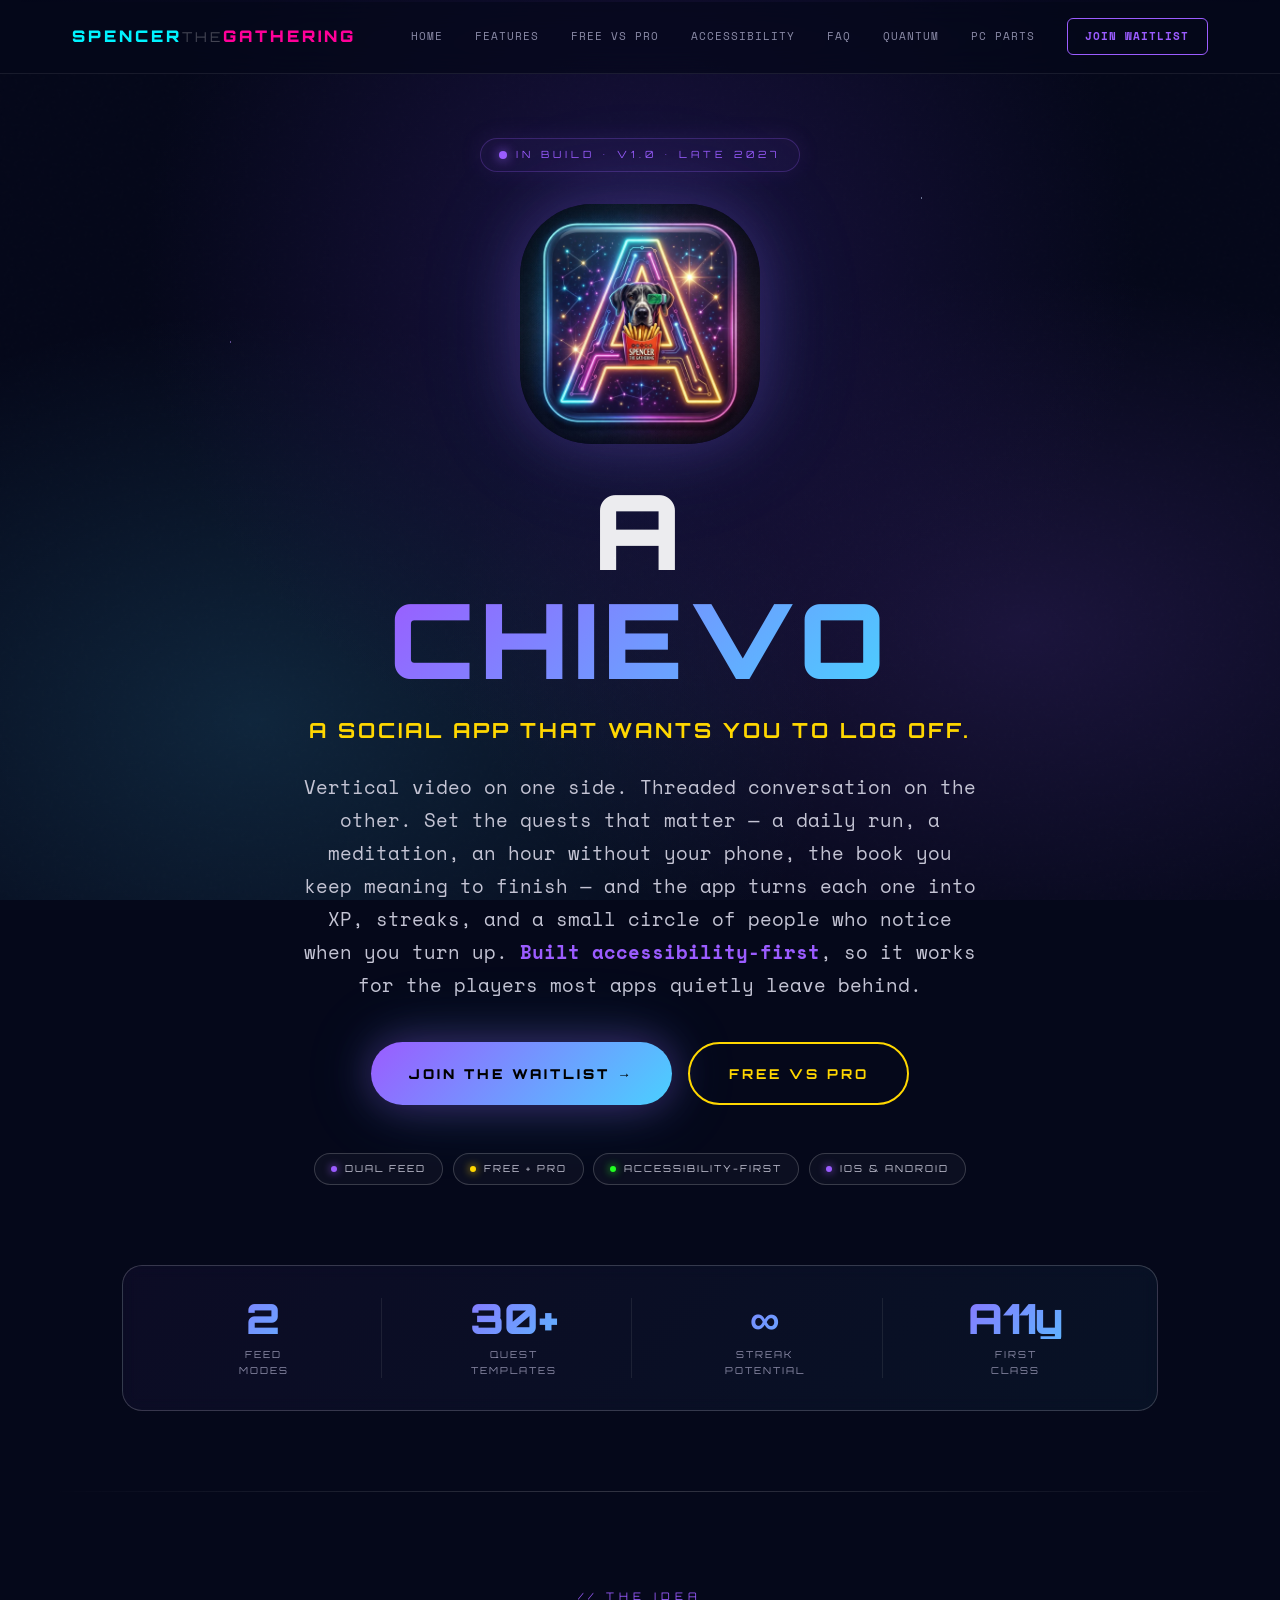
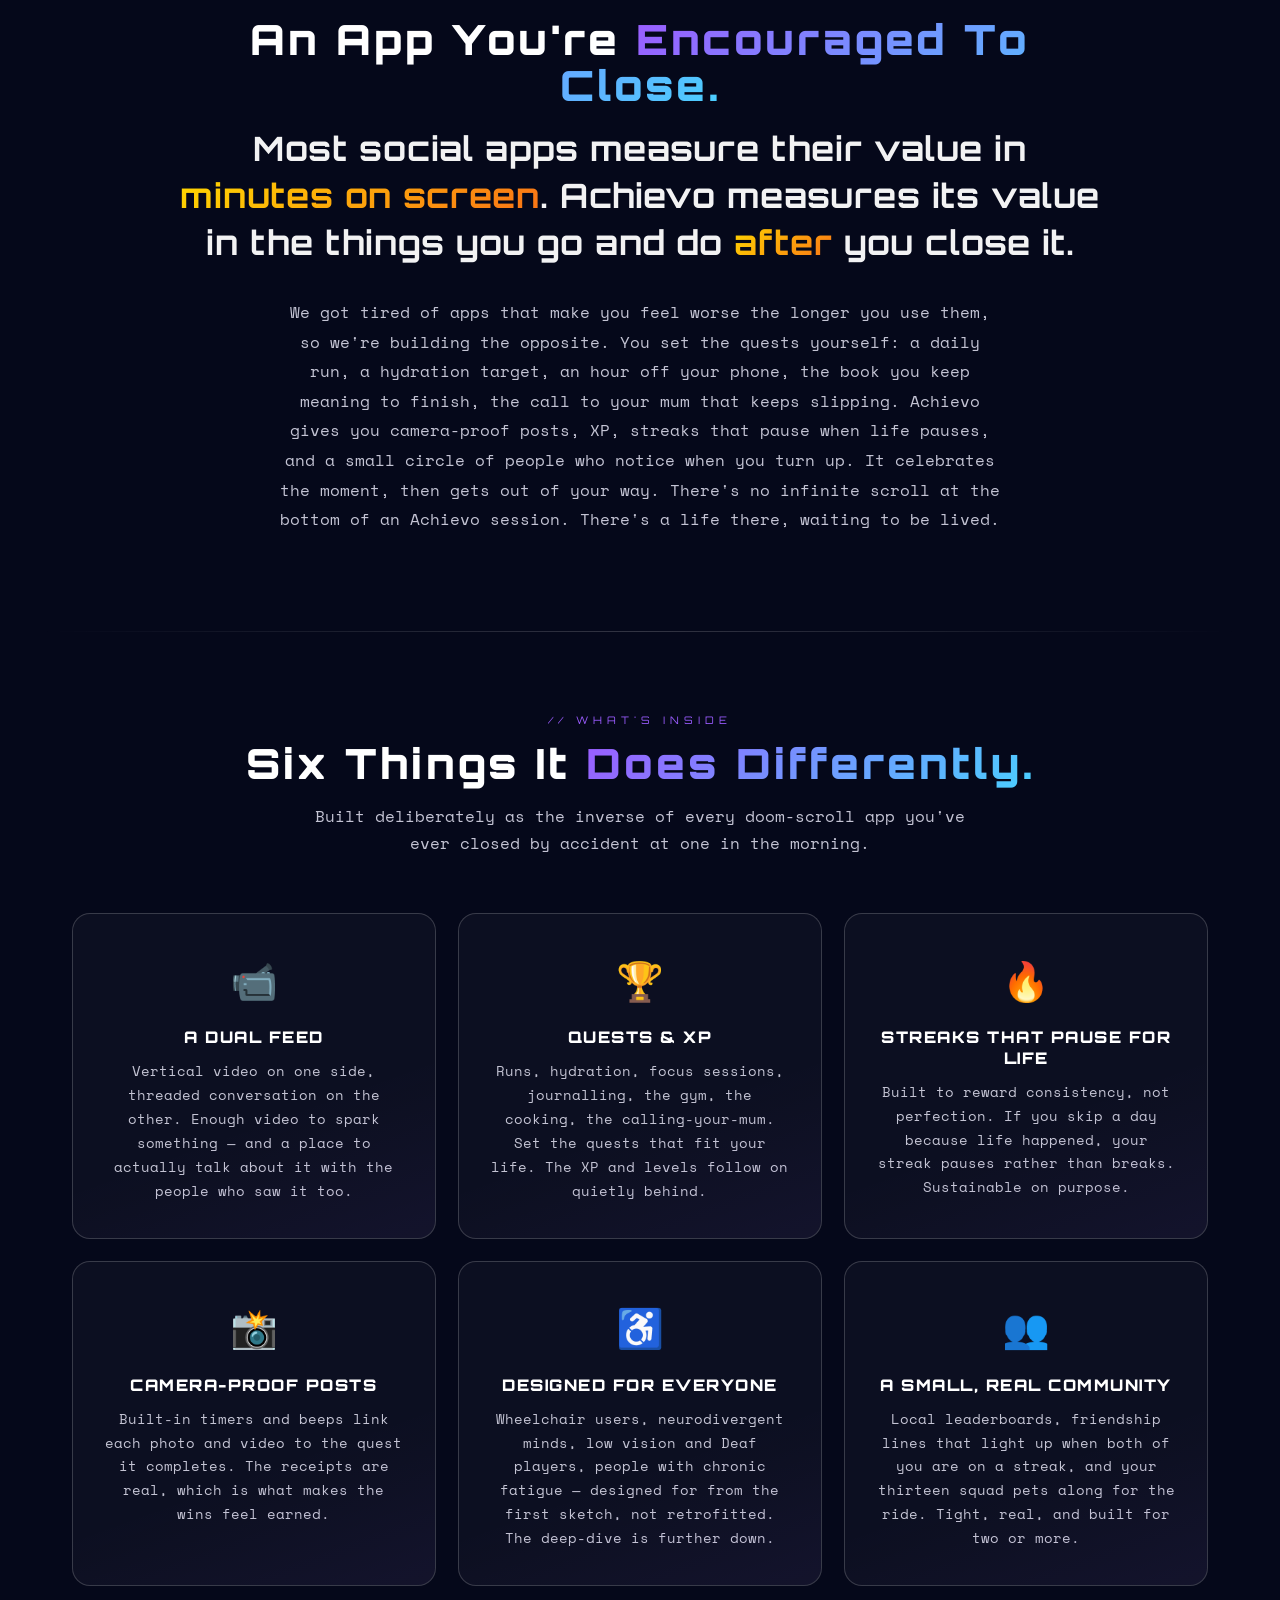
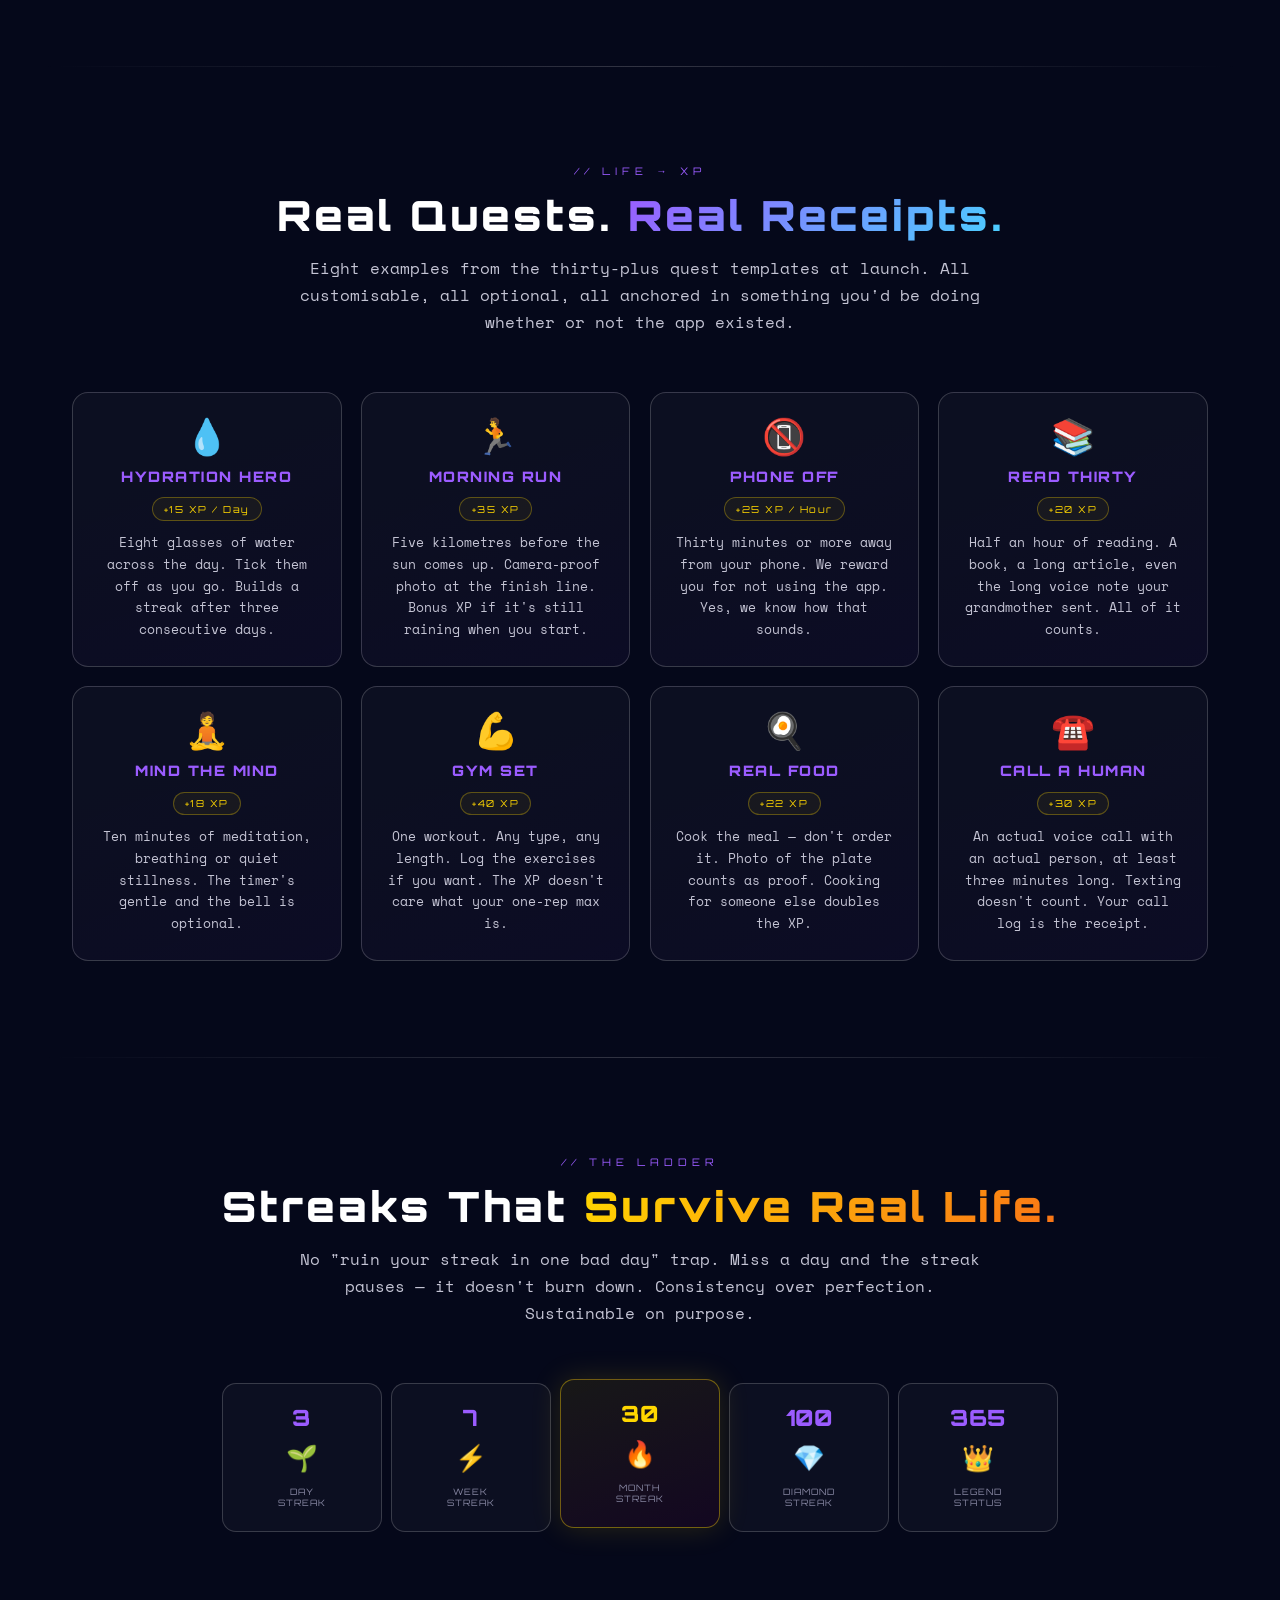
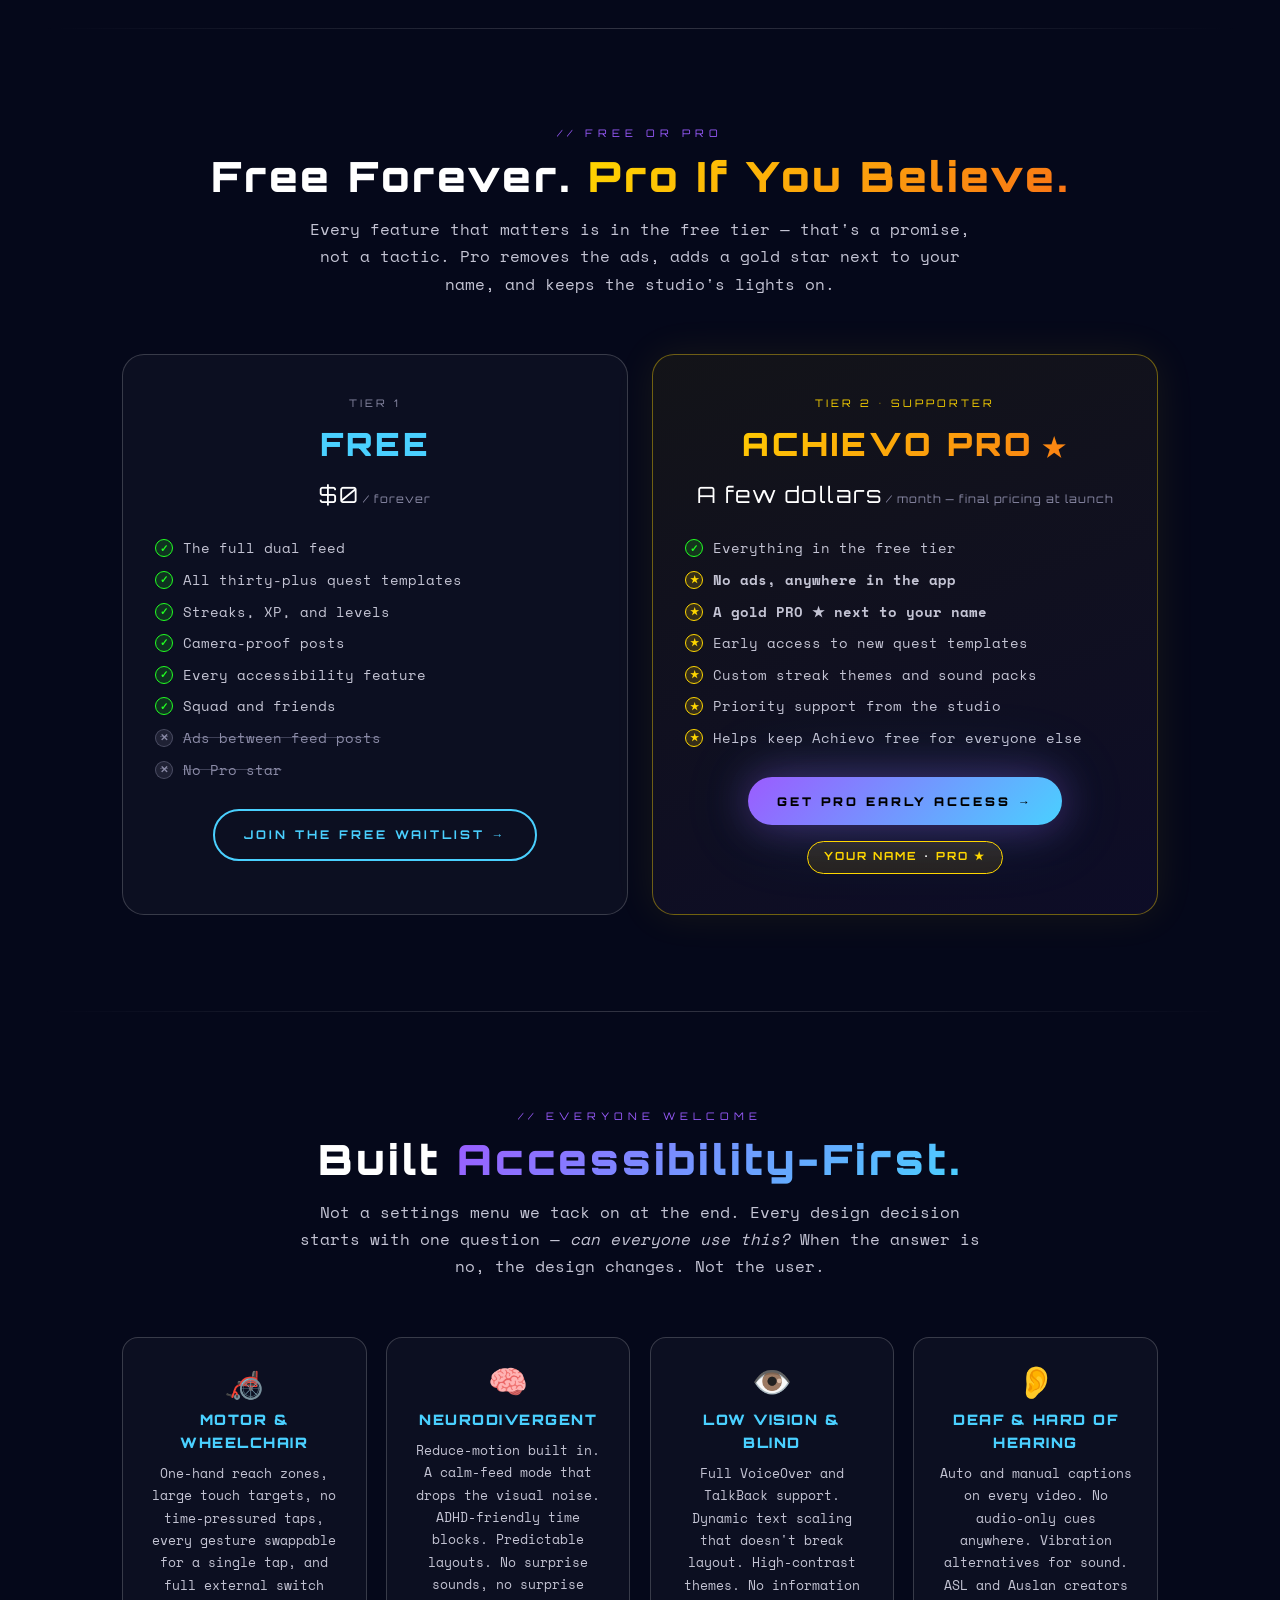
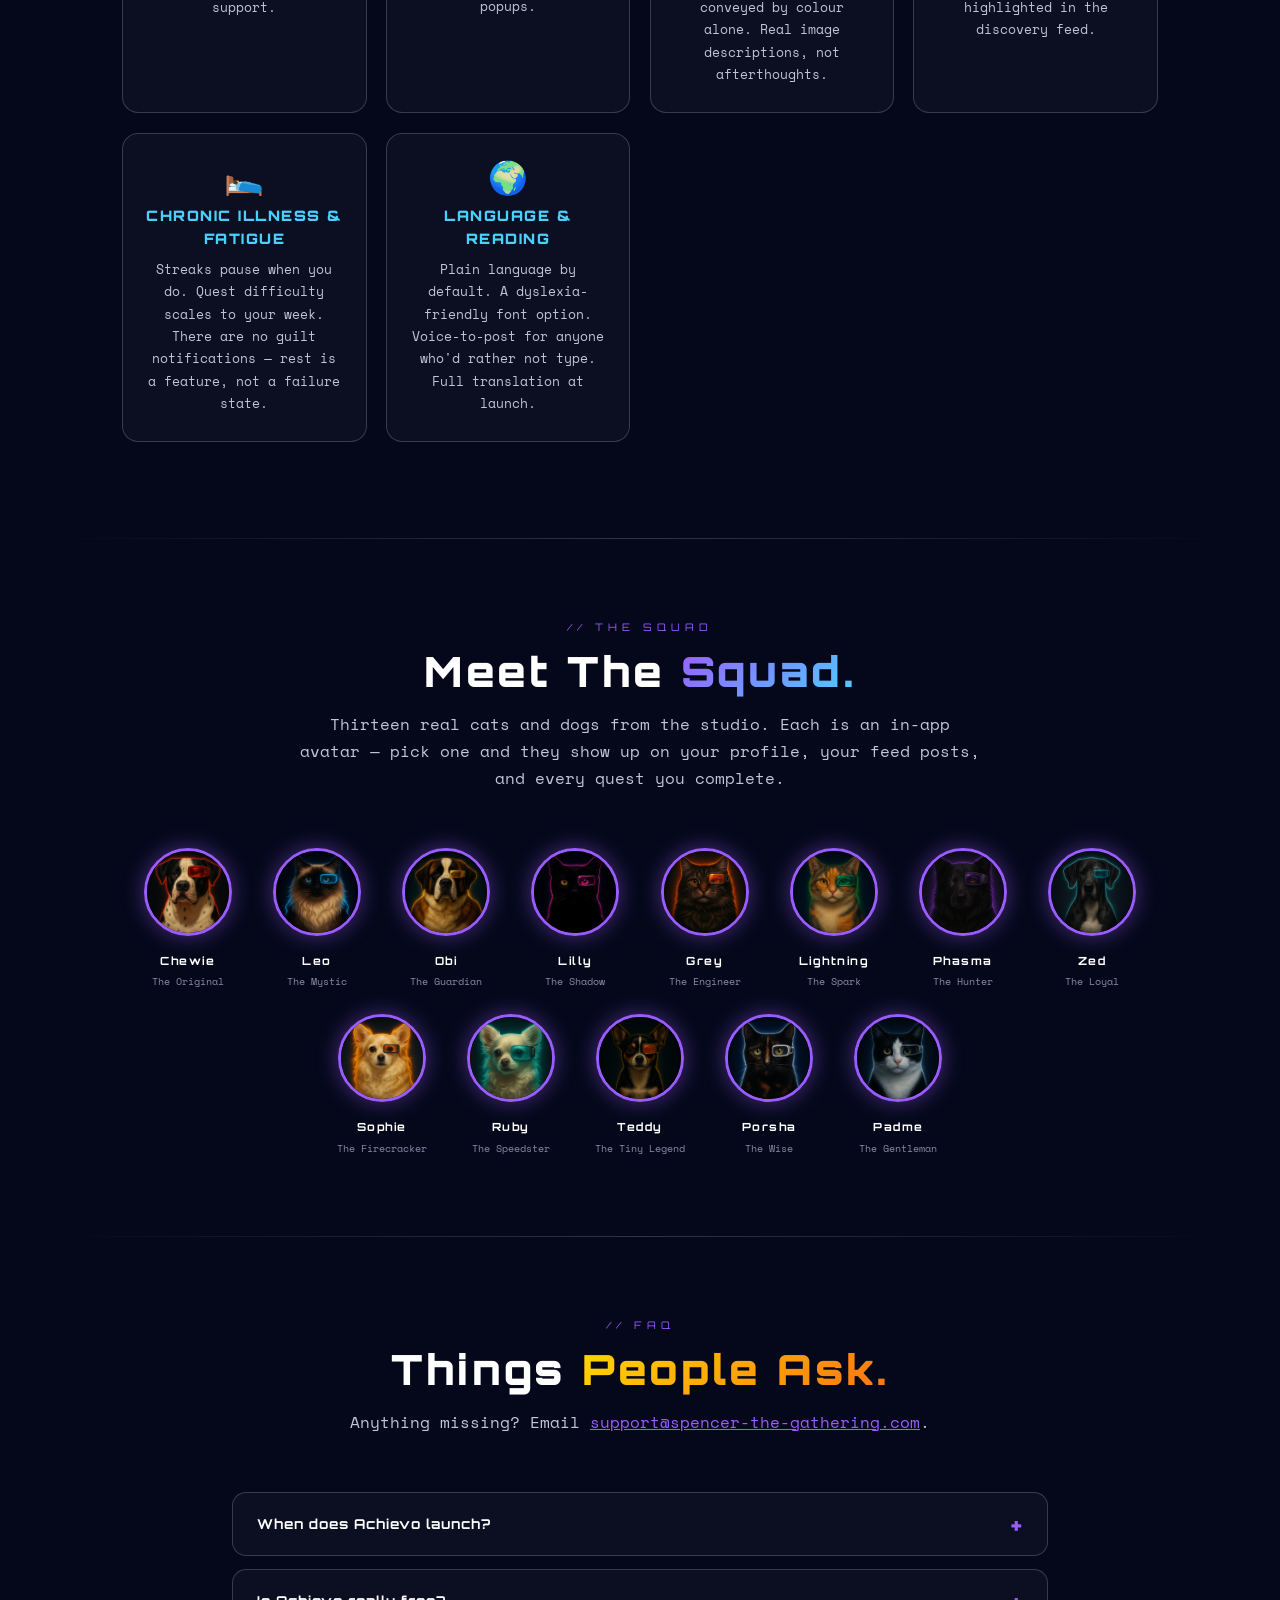
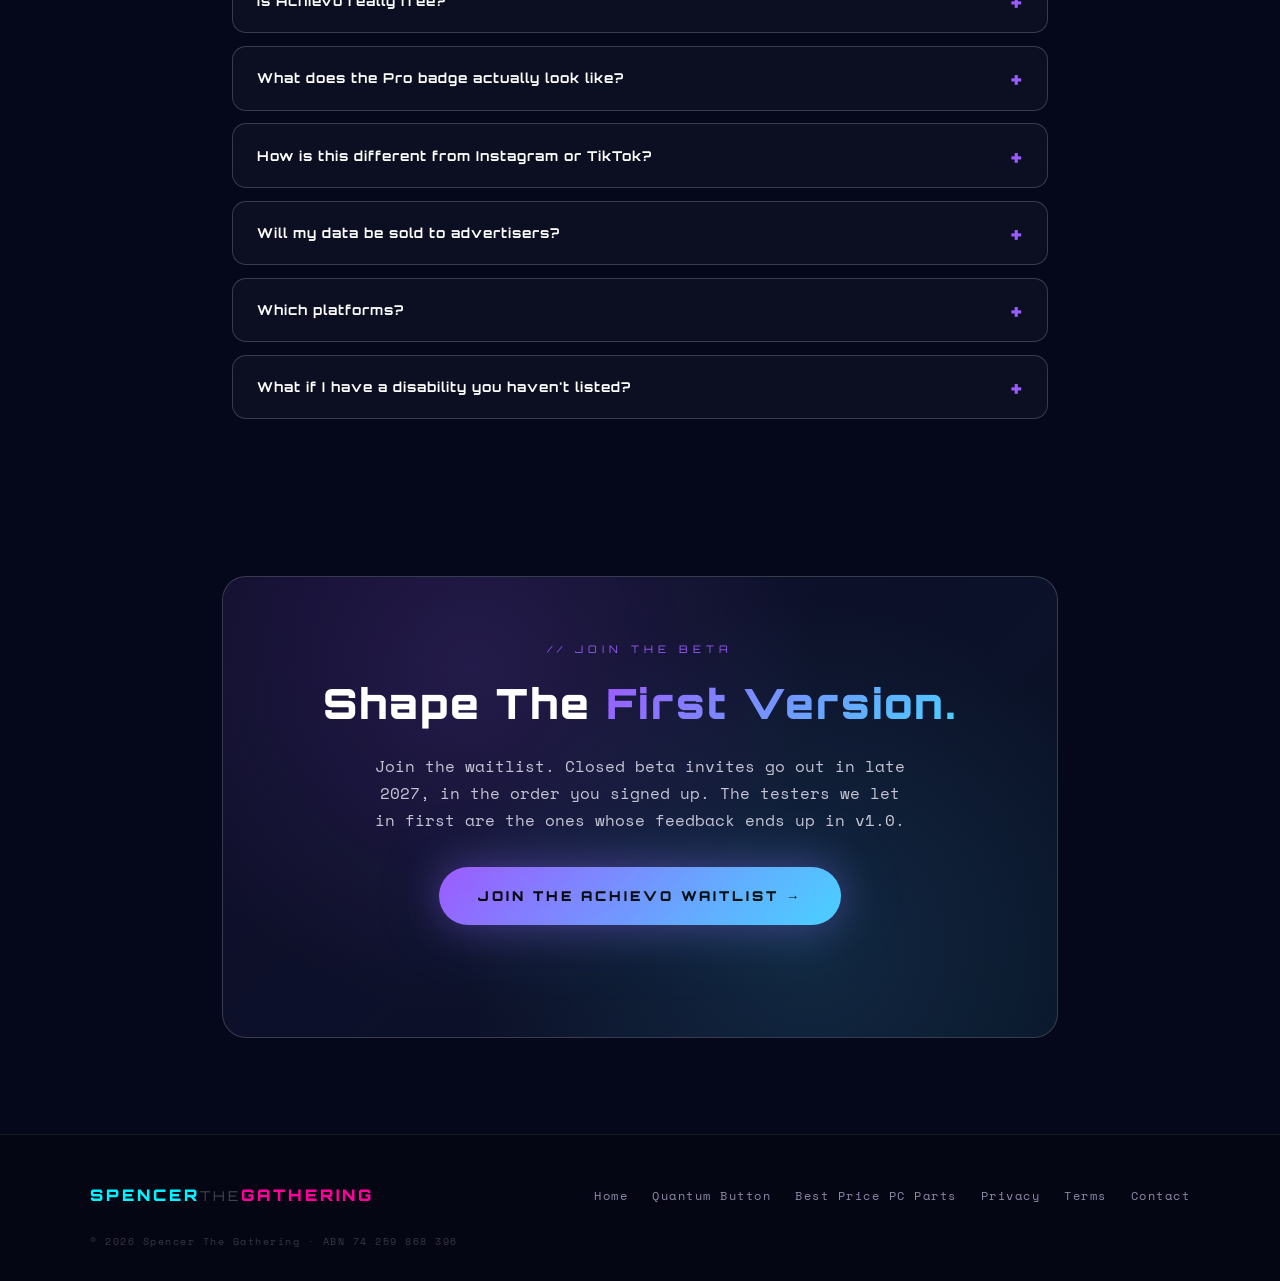
<file: achievo.html>
<!DOCTYPE html>
<html lang="en">
<head>
    <meta charset="UTF-8">
    <meta name="viewport" content="width=device-width, initial-scale=1.0">
    <meta name="google-adsense-account" content="ca-pub-4011788677979740">
    <title>Achievo — The Social App That Makes You Take Breaks | Spencer The Gathering</title>
    <meta name="description" content="Vertical videos + real threaded chats. Epic quests, massive streaks, camera-proof posts, accessibility-first. The social app that makes you take breaks. Coming 2027.">
    <meta name="theme-color" content="#05081a">
    <meta property="og:title" content="Achievo — The Social App That Makes You Take Breaks">
    <meta property="og:description" content="Vertical videos + real conversations. Daily quests. Massive streaks. Accessibility-first. Coming 2027.">
    <meta property="og:image" content="https://spencer-the-gathering.com/achievologo.jpg">
    <meta property="og:url" content="https://spencer-the-gathering.com/achievo.html">
    <link rel="apple-touch-icon" sizes="180x180" href="apple-touch-icon.png">
    <link rel="icon" type="image/png" sizes="32x32" href="favicon-32x32.png">
    <link rel="icon" type="image/png" sizes="16x16" href="favicon-16x16.png">
    <link rel="shortcut icon" href="favicon.ico">
    <link rel="manifest" href="site.webmanifest">
    <link rel="preload" href="fonts/orbitron.woff2" as="font" type="font/woff2" crossorigin>
    <link rel="preload" href="fonts/spacemono-400.woff2" as="font" type="font/woff2" crossorigin>
    <link rel="stylesheet" href="fonts.css">
    <style>
        *,*::before,*::after{margin:0;padding:0;box-sizing:border-box}
        :root{
            --neon-blue:#00f3ff;--neon-pink:#ff0099;--neon-gold:#ffd700;
            --neon-purple:#9b5cff;--neon-cyan:#4ad0ff;--neon-green:#22ff22;--neon-orange:#f97316;
            --bg-dark:#05081a;--bg-darker:#03051a;
            --glass-bg:rgba(255,255,255,0.03);--glass-bg-hi:rgba(255,255,255,0.06);
            --glass-border:rgba(255,255,255,0.08);--glass-border-hi:rgba(255,255,255,0.18);
            --text-dim:#8b8ba7;--text-body:#c4c4d4;--text-bright:#fff
        }
        body,a,button{cursor:url("data:image/svg+xml,%3Csvg xmlns='http://www.w3.org/2000/svg' width='32' height='32' viewBox='0 0 32 32'%3E%3Ccircle cx='16' cy='16' r='14' fill='%232d3748' stroke='%2300f3ff' stroke-width='2'/%3E%3Ccircle cx='10' cy='14' r='3' fill='%2300f3ff'/%3E%3Ccircle cx='22' cy='14' r='3' fill='%2300f3ff'/%3E%3Crect x='9' y='20' width='14' height='2' rx='1' fill='%2300f3ff' opacity='0.6'/%3E%3C/svg%3E") 16 16,auto}
        a:hover,button:hover{cursor:url("data:image/svg+xml,%3Csvg xmlns='http://www.w3.org/2000/svg' width='32' height='32' viewBox='0 0 32 32'%3E%3Ccircle cx='16' cy='16' r='14' fill='%232d3748' stroke='%23ff0099' stroke-width='2'/%3E%3Ccircle cx='10' cy='14' r='3' fill='%23ff0099'/%3E%3Ccircle cx='22' cy='14' r='3' fill='%23ff0099'/%3E%3Crect x='9' y='20' width='14' height='2' rx='1' fill='%23ff0099' opacity='0.8'/%3E%3C/svg%3E") 16 16,pointer}
        html{scroll-behavior:smooth;scroll-padding-top:80px}
        body{background:var(--bg-dark);color:#fff;font-family:'Space Mono',monospace;overflow-x:hidden;line-height:1.6}
        body::before{content:'';position:fixed;inset:0;background:radial-gradient(ellipse at 50% 30%,#1a1240 0%,transparent 55%),radial-gradient(ellipse at 80% 70%,rgba(155,92,255,0.15) 0%,transparent 40%),radial-gradient(ellipse at 20% 80%,rgba(74,208,255,0.15) 0%,transparent 40%),var(--bg-dark);pointer-events:none;z-index:0}
        .stars,.stars-2{position:fixed;inset:0;pointer-events:none;z-index:0}
        .stars{background-image:radial-gradient(1px 1px at 10% 20%,rgba(255,255,255,.6) 50%,transparent 50%),radial-gradient(1px 1px at 25% 45%,rgba(255,255,255,.5) 50%,transparent 50%),radial-gradient(1px 1px at 40% 15%,rgba(255,255,255,.7) 50%,transparent 50%),radial-gradient(1px 1px at 55% 70%,rgba(255,255,255,.4) 50%,transparent 50%),radial-gradient(1px 1px at 70% 35%,rgba(255,255,255,.6) 50%,transparent 50%),radial-gradient(1px 1px at 85% 80%,rgba(255,255,255,.5) 50%,transparent 50%),radial-gradient(1px 1px at 15% 65%,rgba(255,255,255,.3) 50%,transparent 50%),radial-gradient(1px 1px at 50% 50%,rgba(255,255,255,.5) 50%,transparent 50%),radial-gradient(1px 1px at 90% 10%,rgba(255,255,255,.6) 50%,transparent 50%),radial-gradient(1px 1px at 5% 90%,rgba(255,255,255,.4) 50%,transparent 50%),radial-gradient(1px 1px at 35% 85%,rgba(255,255,255,.5) 50%,transparent 50%),radial-gradient(1px 1px at 65% 5%,rgba(255,255,255,.6) 50%,transparent 50%);animation:twinkle 4s ease-in-out infinite alternate}
        .stars-2{background-image:radial-gradient(1.5px 1.5px at 18% 38%,rgba(180,140,255,.5) 50%,transparent 50%),radial-gradient(1.5px 1.5px at 48% 62%,rgba(150,200,255,.4) 50%,transparent 50%),radial-gradient(1.5px 1.5px at 72% 22%,rgba(200,220,255,.5) 50%,transparent 50%);animation:twinkle 6s ease-in-out 1s infinite alternate}
        @keyframes twinkle{0%{opacity:.6}100%{opacity:1}}
        .noise-overlay{position:fixed;inset:0;opacity:.012;background-image:url("data:image/svg+xml,%3Csvg viewBox='0 0 256 256' xmlns='http://www.w3.org/2000/svg'%3E%3Cfilter id='n'%3E%3CfeTurbulence type='fractalNoise' baseFrequency='0.9' numOctaves='4' stitchTiles='stitch'/%3E%3C/filter%3E%3Crect width='100%25' height='100%25' filter='url(%23n)'/%3E%3C/svg%3E");pointer-events:none;z-index:1}
        .content{position:relative;z-index:2}
        .scanline{position:fixed;top:0;left:0;width:100%;height:2px;background:linear-gradient(to right,transparent,var(--neon-purple),transparent);opacity:.06;animation:scanline-move 10s linear infinite;pointer-events:none;z-index:999}
        @keyframes scanline-move{0%{top:-2px}100%{top:100vh}}

        .gtext{background:linear-gradient(135deg,var(--neon-purple),var(--neon-cyan));-webkit-background-clip:text;background-clip:text;-webkit-text-fill-color:transparent;color:transparent}
        .gtext-gold{background:linear-gradient(135deg,var(--neon-gold),var(--neon-orange));-webkit-background-clip:text;background-clip:text;-webkit-text-fill-color:transparent;color:transparent}

        /* NAV */
        .nav-wrap{position:sticky;top:0;z-index:100;backdrop-filter:blur(14px);-webkit-backdrop-filter:blur(14px);background:rgba(5,8,26,.7);border-bottom:1px solid var(--glass-border)}
        nav{width:100%;max-width:1200px;margin:0 auto;padding:1.1rem 2rem;display:flex;justify-content:space-between;align-items:center;gap:1rem}
        .logo{font-family:'Orbitron',sans-serif;font-weight:900;font-size:1rem;letter-spacing:3px;text-decoration:none;text-transform:uppercase;flex-shrink:0}
        .logo-s{color:var(--neon-blue)}.logo-t{color:rgba(255,255,255,.25);font-weight:400;font-size:.85rem}.logo-g{color:var(--neon-pink)}
        .nav-links{display:flex;gap:2rem;align-items:center}
        .nav-links a{color:var(--text-dim);text-decoration:none;font-size:.7rem;letter-spacing:1px;text-transform:uppercase;white-space:nowrap;transition:all .3s;position:relative}
        .nav-links a::after{content:'';position:absolute;bottom:-4px;left:0;width:0;height:1px;background:var(--neon-purple);box-shadow:0 0 8px var(--neon-purple);transition:width .3s}
        .nav-links a:hover{color:var(--neon-purple)}.nav-links a:hover::after{width:100%}
        .nav-cta{padding:.55rem 1.1rem;border:1px solid var(--neon-purple);color:var(--neon-purple)!important;border-radius:6px;font-weight:700}
        .nav-cta:hover{background:var(--neon-purple);color:#000!important;box-shadow:0 0 18px rgba(155,92,255,.4)}
        .nav-cta::after{display:none}
        .menu-btn{display:none;background:transparent;border:1px solid var(--glass-border-hi);color:var(--text-bright);padding:.55rem .8rem;border-radius:6px;font-family:'Orbitron',sans-serif;font-size:.65rem;letter-spacing:2px}

        /* HERO */
        .hero{min-height:92vh;display:flex;flex-direction:column;align-items:center;justify-content:center;text-align:center;padding:4rem 2rem 3rem;max-width:1100px;margin:0 auto;position:relative}
        .hero-eyebrow{display:inline-flex;align-items:center;gap:.6rem;font-family:'Orbitron',sans-serif;font-size:.62rem;letter-spacing:4px;text-transform:uppercase;color:var(--neon-purple);background:rgba(155,92,255,.06);border:1px solid rgba(155,92,255,.25);padding:.5rem 1.1rem;border-radius:100px;margin-bottom:2rem;box-shadow:0 0 24px rgba(155,92,255,.1)}
        .hero-eyebrow .pulse{width:8px;height:8px;border-radius:50%;background:var(--neon-purple);box-shadow:0 0 12px var(--neon-purple);animation:pulse 1.6s ease-in-out infinite}
        @keyframes pulse{0%,100%{opacity:1;transform:scale(1)}50%{opacity:.4;transform:scale(.7)}}

        .game-logo{width:240px;height:240px;border-radius:30%;animation:logo-pulse 1.5s ease-in-out infinite;box-shadow:0 0 60px rgba(155,92,255,.25),0 0 120px rgba(74,208,255,.1);margin-bottom:2rem}
        @keyframes logo-pulse{0%,100%{transform:scale(1)}50%{transform:scale(1.05)}}

        .hero h1{font-family:'Orbitron',sans-serif;font-weight:900;font-size:clamp(2.8rem,9vw,6.5rem);letter-spacing:6px;margin-bottom:1.25rem;line-height:1.05}
        .hero h1 .line1{display:block;color:rgba(255,255,255,.92)}
        .hero h1 .line2{display:block}
        .hero-tagline{color:var(--neon-gold);font-family:'Orbitron',sans-serif;font-weight:700;font-size:clamp(1rem,2vw,1.3rem);letter-spacing:3px;margin-bottom:1.5rem;text-transform:uppercase}
        .hero-sub{color:var(--text-body);font-size:clamp(1rem,2vw,1.18rem);max-width:680px;margin:0 auto 2.5rem;line-height:1.75}
        .hero-sub strong{color:var(--neon-purple);font-weight:700}

        .hero-ctas{display:flex;flex-wrap:wrap;gap:1rem;justify-content:center;margin-bottom:3rem}
        .btn-primary{display:inline-flex;align-items:center;gap:.7rem;padding:1.15rem 2.4rem;background:linear-gradient(135deg,var(--neon-purple),var(--neon-cyan));color:#000;font-family:'Orbitron',sans-serif;font-weight:900;font-size:.85rem;letter-spacing:3px;text-transform:uppercase;text-decoration:none;border-radius:100px;box-shadow:0 0 40px rgba(155,92,255,.35),0 0 80px rgba(74,208,255,.15);transition:all .3s cubic-bezier(.4,0,.2,1)}
        .btn-primary:hover{transform:translateY(-2px) scale(1.03);box-shadow:0 0 60px rgba(155,92,255,.5),0 0 120px rgba(74,208,255,.25)}
        .btn-secondary{display:inline-flex;align-items:center;gap:.7rem;padding:1.15rem 2.4rem;background:transparent;color:var(--neon-gold);font-family:'Orbitron',sans-serif;font-weight:700;font-size:.85rem;letter-spacing:3px;text-transform:uppercase;text-decoration:none;border:2px solid var(--neon-gold);border-radius:100px;transition:all .3s}
        .btn-secondary:hover{background:var(--neon-gold);color:#000;box-shadow:0 0 30px rgba(255,215,0,.4)}

        .hero-badges{display:flex;flex-wrap:wrap;gap:.6rem;justify-content:center;max-width:720px}
        .hero-badge{font-family:'Orbitron',sans-serif;font-size:.6rem;letter-spacing:2px;text-transform:uppercase;padding:.45rem 1rem;border-radius:100px;background:var(--glass-bg);border:1px solid var(--glass-border-hi);color:var(--text-body)}
        .hero-badge .dot{display:inline-block;width:6px;height:6px;border-radius:50%;background:var(--neon-green);margin-right:.5rem;vertical-align:middle;box-shadow:0 0 8px var(--neon-green)}
        .hero-badge .dot.gold{background:var(--neon-gold);box-shadow:0 0 8px var(--neon-gold)}
        .hero-badge .dot.purple{background:var(--neon-purple);box-shadow:0 0 8px var(--neon-purple)}

        /* STATS STRIP */
        .stats-strip{max-width:1100px;margin:2rem auto 0;padding:0 2rem}
        .stats-row{display:grid;grid-template-columns:repeat(4,1fr);gap:1rem;background:linear-gradient(135deg,rgba(155,92,255,.05),rgba(74,208,255,.05));border:1px solid var(--glass-border-hi);border-radius:20px;padding:2rem 1.5rem;backdrop-filter:blur(8px)}
        .stat{text-align:center;border-right:1px solid var(--glass-border)}
        .stat:last-child{border-right:none}
        .stat-num{font-family:'Orbitron',sans-serif;font-weight:900;font-size:clamp(1.8rem,4vw,2.6rem);background:linear-gradient(135deg,var(--neon-purple),var(--neon-cyan));-webkit-background-clip:text;background-clip:text;-webkit-text-fill-color:transparent;color:transparent;line-height:1}
        .stat-label{font-family:'Orbitron',sans-serif;font-size:.6rem;letter-spacing:2px;text-transform:uppercase;color:var(--text-dim);margin-top:.5rem}

        /* SECTION GENERIC */
        .container{max-width:1200px;margin:0 auto;padding:6rem 2rem}
        .section-eyebrow{font-family:'Orbitron',sans-serif;font-size:.65rem;letter-spacing:5px;text-transform:uppercase;color:var(--neon-purple);text-align:center;margin-bottom:.8rem}
        .section-title{font-family:'Orbitron',sans-serif;font-weight:900;font-size:clamp(1.8rem,4vw,2.6rem);text-align:center;margin-bottom:1rem;letter-spacing:3px;line-height:1.1}
        .section-subtitle{text-align:center;color:var(--text-body);font-size:1rem;margin:0 auto 3.5rem;max-width:680px;line-height:1.7}
        .divider{max-width:1200px;margin:0 auto;height:1px;background:linear-gradient(to right,transparent,var(--glass-border-hi),transparent)}

        /* MANIFESTO */
        .manifesto{padding:6rem 2rem;max-width:1000px;margin:0 auto;text-align:center}
        .manifesto-quote{font-family:'Orbitron',sans-serif;font-weight:700;font-size:clamp(1.4rem,3.2vw,2.1rem);line-height:1.4;letter-spacing:1px;margin-bottom:2rem;color:rgba(255,255,255,.95)}
        .manifesto-quote em{font-style:normal;background:linear-gradient(135deg,var(--neon-gold),var(--neon-orange));-webkit-background-clip:text;background-clip:text;-webkit-text-fill-color:transparent;color:transparent}
        .manifesto-body{color:var(--text-body);max-width:720px;margin:0 auto;font-size:1rem;line-height:1.85}

        /* FEATURES */
        .features-section{padding:5rem 2rem;max-width:1200px;margin:0 auto}
        .features-grid{display:grid;grid-template-columns:repeat(auto-fit,minmax(280px,1fr));gap:1.4rem}
        .f-cell{background:var(--glass-bg);padding:2.2rem 1.8rem;border-radius:18px;border:1px solid var(--glass-border-hi);transition:all .35s;position:relative;overflow:hidden;text-align:center}
        .f-cell::before{content:'';position:absolute;inset:0;background:linear-gradient(160deg,transparent 60%,rgba(155,92,255,.05));pointer-events:none}
        .f-cell:hover{transform:translateY(-6px);border-color:rgba(155,92,255,.4);box-shadow:0 0 50px rgba(155,92,255,.12)}
        .f-icon{font-size:2.4rem;margin-bottom:1rem;display:inline-block}
        .f-cell h4{font-family:'Orbitron',sans-serif;font-weight:900;font-size:1rem;letter-spacing:1.5px;margin-bottom:.7rem;color:var(--text-bright);text-transform:uppercase;line-height:1.3}
        .f-cell p{font-size:.88rem;color:var(--text-body);line-height:1.7}

        /* QUESTS */
        .quests{padding:6rem 2rem;max-width:1200px;margin:0 auto}
        .quests-grid{display:grid;grid-template-columns:repeat(auto-fit,minmax(240px,1fr));gap:1.2rem;margin-top:3rem}
        .quest-card{background:linear-gradient(160deg,var(--glass-bg) 30%,rgba(155,92,255,.05));border:1px solid var(--glass-border-hi);border-radius:16px;padding:1.6rem 1.4rem;transition:all .35s;text-align:center}
        .quest-card:hover{transform:translateY(-4px);border-color:var(--neon-purple);box-shadow:0 0 32px rgba(155,92,255,.15)}
        .quest-icon{font-size:2.2rem;display:block;margin-bottom:.7rem;line-height:1}
        .quest-name{font-family:'Orbitron',sans-serif;font-weight:900;font-size:.9rem;letter-spacing:1.5px;color:var(--neon-purple);margin-bottom:.4rem;text-transform:uppercase}
        .quest-xp{font-family:'Orbitron',sans-serif;font-size:.6rem;letter-spacing:1.5px;color:var(--neon-gold);margin-bottom:.7rem;display:inline-block;padding:.2rem .7rem;border:1px solid rgba(255,215,0,.3);border-radius:100px;background:rgba(255,215,0,.05)}
        .quest-card p{font-size:.82rem;color:var(--text-body);line-height:1.65}

        /* PRO COMPARISON */
        .pro-section{padding:6rem 2rem;max-width:1100px;margin:0 auto}
        .pro-compare{display:grid;grid-template-columns:1fr 1fr;gap:1.5rem;margin-top:3rem}
        .pro-col{background:var(--glass-bg);border:1px solid var(--glass-border-hi);border-radius:22px;padding:2.5rem 2rem;text-align:center;position:relative;transition:all .35s}
        .pro-col.is-free:hover{transform:translateY(-4px);border-color:var(--neon-cyan);box-shadow:0 0 40px rgba(74,208,255,.1)}
        .pro-col.is-pro{background:linear-gradient(160deg,rgba(255,215,0,.06),rgba(155,92,255,.06));border-color:rgba(255,215,0,.4);box-shadow:0 0 40px rgba(255,215,0,.08)}
        .pro-col.is-pro:hover{transform:translateY(-4px);border-color:var(--neon-gold);box-shadow:0 0 60px rgba(255,215,0,.2)}
        .pro-tier{font-family:'Orbitron',sans-serif;font-size:.65rem;letter-spacing:3px;text-transform:uppercase;color:var(--text-dim);margin-bottom:.5rem}
        .pro-col.is-pro .pro-tier{color:var(--neon-gold)}
        .pro-name{font-family:'Orbitron',sans-serif;font-weight:900;font-size:2rem;letter-spacing:3px;margin-bottom:.4rem}
        .pro-name.free-name{color:var(--neon-cyan)}
        .pro-name.pro-pro{background:linear-gradient(135deg,var(--neon-gold),var(--neon-orange));-webkit-background-clip:text;background-clip:text;-webkit-text-fill-color:transparent;color:transparent}
        .pro-star{display:inline-block;margin-left:.5rem;animation:star-spin 4s linear infinite;vertical-align:middle;font-size:1.6rem}
        @keyframes star-spin{0%{transform:rotate(0)}100%{transform:rotate(360deg)}}
        .pro-price{font-family:'Orbitron',sans-serif;font-size:1.4rem;color:var(--text-bright);margin-bottom:1.6rem;letter-spacing:1.5px}
        .pro-price .small{font-size:.7rem;color:var(--text-dim);letter-spacing:1px}
        .pro-features{text-align:left;display:grid;gap:.7rem;margin-bottom:1.8rem}
        .pro-feat{display:flex;align-items:flex-start;gap:.6rem;font-size:.85rem;color:var(--text-body);line-height:1.5}
        .pro-feat .tick{flex-shrink:0;width:18px;height:18px;border-radius:50%;display:flex;align-items:center;justify-content:center;font-size:.65rem;font-weight:700;margin-top:1px}
        .pro-feat.yes .tick{background:rgba(34,255,34,.15);border:1px solid var(--neon-green);color:var(--neon-green)}
        .pro-feat.no .tick{background:rgba(139,139,167,.15);border:1px solid rgba(139,139,167,.4);color:var(--text-dim)}
        .pro-feat.gold .tick{background:rgba(255,215,0,.15);border:1px solid var(--neon-gold);color:var(--neon-gold)}
        .pro-feat.no{color:var(--text-dim);text-decoration:line-through;text-decoration-color:rgba(139,139,167,.4)}
        .pro-badge-demo{display:inline-flex;align-items:center;gap:.4rem;padding:.4rem 1rem;background:rgba(255,215,0,.1);border:1px solid var(--neon-gold);border-radius:100px;font-family:'Orbitron',sans-serif;font-size:.7rem;font-weight:700;letter-spacing:2px;color:var(--neon-gold);margin-top:1rem;text-transform:uppercase}

        /* ACCESSIBILITY */
        .a11y{padding:6rem 2rem;max-width:1100px;margin:0 auto}
        .a11y-grid{display:grid;grid-template-columns:repeat(auto-fit,minmax(220px,1fr));gap:1.2rem;margin-top:3rem}
        .a11y-card{background:var(--glass-bg);border:1px solid var(--glass-border-hi);border-radius:16px;padding:1.7rem 1.4rem;text-align:center;transition:all .35s}
        .a11y-card:hover{transform:translateY(-4px);border-color:rgba(74,208,255,.4);box-shadow:0 0 32px rgba(74,208,255,.12)}
        .a11y-icon{font-size:2rem;display:block;margin-bottom:.7rem;line-height:1}
        .a11y-card h4{font-family:'Orbitron',sans-serif;font-weight:900;font-size:.9rem;letter-spacing:1.5px;margin-bottom:.5rem;color:var(--neon-cyan);text-transform:uppercase}
        .a11y-card p{font-size:.82rem;color:var(--text-body);line-height:1.7}

        /* STREAKS */
        .streaks{padding:6rem 2rem;max-width:900px;margin:0 auto}
        .streak-flow{display:grid;grid-template-columns:repeat(5,1fr);gap:.6rem;margin-top:3rem;text-align:center}
        .streak-day{background:var(--glass-bg);border:1px solid var(--glass-border-hi);border-radius:14px;padding:1.4rem 1rem;transition:all .3s}
        .streak-day.hot{background:linear-gradient(160deg,rgba(255,215,0,.08),rgba(255,0,153,.06));border-color:rgba(255,215,0,.4);transform:translateY(-4px);box-shadow:0 0 30px rgba(255,215,0,.15)}
        .streak-num{font-family:'Orbitron',sans-serif;font-weight:900;font-size:1.4rem;color:var(--neon-purple);line-height:1}
        .streak-day.hot .streak-num{color:var(--neon-gold)}
        .streak-emoji{font-size:1.6rem;display:block;margin:.5rem 0}
        .streak-label{font-family:'Orbitron',sans-serif;font-size:.55rem;letter-spacing:1px;text-transform:uppercase;color:var(--text-dim);line-height:1.3}

        /* SQUAD */
        .team{max-width:1200px;margin:0 auto;padding:5rem 2rem}
        .team-grid{display:flex;flex-wrap:wrap;justify-content:center;gap:1.5rem 1.2rem;margin-top:3rem}
        .team-member{width:110px;text-align:center;transition:transform .3s}
        .team-member:hover{transform:translateY(-6px)}
        .team-avatar{width:88px;height:88px;border-radius:50%;object-fit:cover;border:3px solid var(--neon-purple);box-shadow:0 0 22px rgba(155,92,255,.45);margin-bottom:.6rem;transition:all .3s}
        .team-member:hover .team-avatar{border-color:var(--neon-cyan);box-shadow:0 0 30px rgba(74,208,255,.5)}
        .team-name{font-family:'Orbitron',sans-serif;font-size:.7rem;font-weight:700;letter-spacing:1.5px;color:var(--text-bright)}
        .team-role{font-size:.62rem;color:var(--text-dim);margin-top:.2rem}

        /* FAQ */
        .faq{max-width:880px;margin:0 auto;padding:5rem 2rem}
        .faq-item{background:var(--glass-bg);border:1px solid var(--glass-border-hi);border-radius:14px;margin-bottom:.8rem;overflow:hidden;transition:all .3s}
        .faq-item:hover{border-color:rgba(155,92,255,.3)}
        .faq-item summary{cursor:pointer;padding:1.2rem 1.5rem;font-family:'Orbitron',sans-serif;font-size:.85rem;font-weight:700;letter-spacing:1px;color:var(--text-bright);display:flex;justify-content:space-between;align-items:center;list-style:none;gap:1rem}
        .faq-item summary::-webkit-details-marker{display:none}
        .faq-item summary::after{content:'+';font-size:1.5rem;color:var(--neon-purple);transition:transform .3s;flex-shrink:0;line-height:1}
        .faq-item[open] summary::after{transform:rotate(45deg)}
        .faq-body{padding:0 1.5rem 1.4rem;color:var(--text-body);font-size:.9rem;line-height:1.75}

        /* FINAL CTA */
        .final-cta{max-width:900px;margin:4rem auto 6rem;padding:0 2rem}
        .final-cta-inner{background:linear-gradient(135deg,rgba(155,92,255,.08),rgba(74,208,255,.06));border:1px solid var(--glass-border-hi);border-radius:24px;padding:4rem 2.5rem;text-align:center;position:relative;overflow:hidden}
        .final-cta-inner::before{content:'';position:absolute;inset:0;background:radial-gradient(circle at 30% 20%,rgba(155,92,255,.15),transparent 50%),radial-gradient(circle at 70% 80%,rgba(74,208,255,.12),transparent 50%);pointer-events:none}
        .final-cta h2{font-family:'Orbitron',sans-serif;font-weight:900;font-size:clamp(1.8rem,4vw,2.6rem);letter-spacing:2px;margin-bottom:1rem;position:relative}
        .final-cta p{color:var(--text-body);font-size:1rem;margin:0 auto 2rem;max-width:540px;line-height:1.7;position:relative}

        /* FOOTER */
        footer{border-top:1px solid var(--glass-border);padding:3rem 2rem 2rem;text-align:center;background:rgba(0,0,0,.2)}
        .footer-inner{max-width:1100px;margin:0 auto;display:flex;justify-content:space-between;align-items:center;flex-wrap:wrap;gap:1.5rem}
        .footer-links{display:flex;gap:1.5rem;flex-wrap:wrap;justify-content:center}
        .footer-links a{color:var(--text-dim);text-decoration:none;font-size:.75rem;letter-spacing:1.5px;transition:color .25s}
        .footer-links a:hover{color:var(--neon-purple)}
        .footer-copy{font-size:.65rem;color:rgba(255,255,255,.2);letter-spacing:1.5px}

        /* RESPONSIVE */
        @media (max-width:900px){
            .pro-compare{grid-template-columns:1fr}
            .streak-flow{grid-template-columns:repeat(5,1fr);gap:.4rem}
            .streak-day{padding:1rem .5rem}
            .streak-num{font-size:1.1rem}
            .streak-emoji{font-size:1.3rem}
            .streak-label{font-size:.5rem}
        }
        @media (max-width:768px){
            html{scroll-padding-top:70px}
            nav{padding:.9rem 1.2rem}
            .nav-links{display:none;position:absolute;top:100%;left:0;right:0;background:rgba(5,8,26,.96);backdrop-filter:blur(14px);flex-direction:column;align-items:stretch;gap:0;padding:1rem 1.5rem;border-bottom:1px solid var(--glass-border)}
            .nav-links.open{display:flex}
            .nav-links a{padding:.9rem 0;border-bottom:1px solid var(--glass-border);font-size:.78rem}
            .nav-links a:last-child{border-bottom:none}
            .menu-btn{display:inline-block}
            .logo{font-size:.85rem;letter-spacing:2px}
            .logo-t{font-size:.7rem}

            .hero{padding:2.5rem 1.2rem 2rem;min-height:auto}
            .game-logo{width:180px;height:180px}
            .hero h1{font-size:clamp(2.4rem,11vw,3.2rem);letter-spacing:3px;margin-bottom:1rem}
            .hero-tagline{font-size:.95rem;letter-spacing:2px}
            .hero-sub{font-size:.95rem;margin-bottom:2rem}
            .hero-ctas{flex-direction:column;width:100%;max-width:340px;margin:0 auto 2.2rem}
            .btn-primary,.btn-secondary{width:100%;justify-content:center;padding:1rem 1.5rem;font-size:.78rem;letter-spacing:2px}
            .hero-badges{gap:.4rem}
            .hero-badge{font-size:.55rem;padding:.4rem .8rem}

            .stats-strip{padding:0 1.2rem}
            .stats-row{grid-template-columns:repeat(2,1fr);gap:.5rem;padding:1.5rem 1rem}
            .stat{border-right:none;border-bottom:1px solid var(--glass-border);padding:.5rem 0 1rem}
            .stat:nth-child(3),.stat:nth-child(4){border-bottom:none;padding-bottom:.5rem}
            .stat:nth-child(odd){border-right:1px solid var(--glass-border)}
            .stat-num{font-size:1.7rem}
            .stat-label{font-size:.55rem}

            .container,.manifesto,.features-section,.quests,.pro-section,.a11y,.streaks,.team,.faq{padding-left:1.2rem;padding-right:1.2rem;padding-top:4rem;padding-bottom:4rem}
            .section-title{font-size:1.7rem;letter-spacing:2px}
            .section-subtitle{font-size:.9rem;margin-bottom:2.5rem}
            .manifesto-quote{font-size:1.3rem}

            .features-grid,.quests-grid,.a11y-grid{grid-template-columns:1fr}
            .pro-col{padding:2rem 1.4rem}
            .pro-name{font-size:1.6rem}

            .team-grid{gap:1.2rem .6rem}
            .team-member{width:88px}
            .team-avatar{width:72px;height:72px;border-width:2px}
            .team-name{font-size:.62rem}
            .team-role{font-size:.56rem}

            .faq-item summary{padding:1rem 1.2rem;font-size:.78rem}
            .faq-body{padding:0 1.2rem 1.2rem;font-size:.85rem}

            .final-cta{margin:2rem auto 4rem;padding:0 1.2rem}
            .final-cta-inner{padding:2.5rem 1.5rem;border-radius:18px}

            .footer-inner{flex-direction:column;text-align:center}
        }
        @media (max-width:420px){
            .team-member{width:calc(50% - .6rem)}
            .team-avatar{width:80px;height:80px}
            .hero h1{letter-spacing:2px}
        }
        @media (prefers-reduced-motion:reduce){
            *,*::before,*::after{animation-duration:.01ms!important;animation-iteration-count:1!important;transition-duration:.01ms!important;scroll-behavior:auto!important}
        }
    </style>
</head>
<body>

<div class="stars"></div>
<div class="stars-2"></div>
<div class="noise-overlay"></div>
<div class="scanline"></div>

<div class="content">

    <div class="nav-wrap">
        <nav>
            <a href="index.html" class="logo">
                <span class="logo-s">Spencer</span><span class="logo-t">the</span><span class="logo-g">Gathering</span>
            </a>
            <div class="nav-links" id="navLinks">
                <a href="index.html">Home</a>
                <a href="#features">Features</a>
                <a href="#pro">Free vs Pro</a>
                <a href="#a11y">Accessibility</a>
                <a href="#faq">FAQ</a>
                <a href="quantum.html">Quantum</a>
                <a href="pcparts.html">PC Parts</a>
                <a href="waitlist.html?from=achievo" class="nav-cta">Join Waitlist</a>
            </div>
            <button class="menu-btn" id="menuBtn" aria-label="Toggle menu" aria-expanded="false">MENU</button>
        </nav>
    </div>

    <!-- HERO -->
    <section class="hero">
        <div class="hero-eyebrow"><span class="pulse"></span>IN BUILD • v1.0 • LATE 2027</div>
        <img src="achievologo.jpg" alt="Achievo" class="game-logo">
        <h1><span class="line1">A</span><span class="line2 gtext">CHIEVO</span></h1>
        <div class="hero-tagline">A social app that wants you to log off.</div>
        <p class="hero-sub">Vertical video on one side. Threaded conversation on the other. Set the quests that matter — a daily run, a meditation, an hour without your phone, the book you keep meaning to finish — and the app turns each one into XP, streaks, and a small circle of people who notice when you turn up. <strong>Built accessibility-first</strong>, so it works for the players most apps quietly leave behind.</p>

        <div class="hero-ctas">
            <a href="waitlist.html?from=achievo" class="btn-primary">Join The Waitlist →</a>
            <a href="#pro" class="btn-secondary">Free vs Pro</a>
        </div>

        <div class="hero-badges">
            <span class="hero-badge"><span class="dot purple"></span>Dual feed</span>
            <span class="hero-badge"><span class="dot gold"></span>Free + Pro</span>
            <span class="hero-badge"><span class="dot"></span>Accessibility-first</span>
            <span class="hero-badge"><span class="dot purple"></span>iOS &amp; Android</span>
        </div>
    </section>

    <!-- STATS -->
    <div class="stats-strip">
        <div class="stats-row">
            <div class="stat"><div class="stat-num">2</div><div class="stat-label">Feed<br>Modes</div></div>
            <div class="stat"><div class="stat-num">30+</div><div class="stat-label">Quest<br>Templates</div></div>
            <div class="stat"><div class="stat-num">∞</div><div class="stat-label">Streak<br>Potential</div></div>
            <div class="stat"><div class="stat-num">A11y</div><div class="stat-label">First<br>Class</div></div>
        </div>
    </div>

    <div class="divider" style="margin-top:5rem"></div>

    <!-- MANIFESTO -->
    <section class="manifesto">
        <div class="section-eyebrow">// THE IDEA</div>
        <h2 class="section-title">An App You're <span class="gtext">Encouraged To Close.</span></h2>
        <p class="manifesto-quote">
            Most social apps measure their value in <em>minutes on screen</em>. Achievo measures its value in the things you go and do <em>after</em> you close it.
        </p>
        <p class="manifesto-body">
            We got tired of apps that make you feel worse the longer you use them, so we're building the opposite. You set the quests yourself: a daily run, a hydration target, an hour off your phone, the book you keep meaning to finish, the call to your mum that keeps slipping. Achievo gives you camera-proof posts, XP, streaks that pause when life pauses, and a small circle of people who notice when you turn up. It celebrates the moment, then gets out of your way. There's no infinite scroll at the bottom of an Achievo session. There's a life there, waiting to be lived.
        </p>
    </section>

    <div class="divider"></div>

    <!-- FEATURES -->
    <section id="features" class="features-section">
        <div class="section-eyebrow">// WHAT'S INSIDE</div>
        <h2 class="section-title">Six Things It <span class="gtext">Does Differently.</span></h2>
        <p class="section-subtitle">Built deliberately as the inverse of every doom-scroll app you've ever closed by accident at one in the morning.</p>

        <div class="features-grid">
            <div class="f-cell">
                <span class="f-icon">📹</span>
                <h4>A Dual Feed</h4>
                <p>Vertical video on one side, threaded conversation on the other. Enough video to spark something — and a place to actually talk about it with the people who saw it too.</p>
            </div>
            <div class="f-cell">
                <span class="f-icon">🏆</span>
                <h4>Quests &amp; XP</h4>
                <p>Runs, hydration, focus sessions, journalling, the gym, the cooking, the calling-your-mum. Set the quests that fit your life. The XP and levels follow on quietly behind.</p>
            </div>
            <div class="f-cell">
                <span class="f-icon">🔥</span>
                <h4>Streaks That Pause For Life</h4>
                <p>Built to reward consistency, not perfection. If you skip a day because life happened, your streak pauses rather than breaks. Sustainable on purpose.</p>
            </div>
            <div class="f-cell">
                <span class="f-icon">📸</span>
                <h4>Camera-Proof Posts</h4>
                <p>Built-in timers and beeps link each photo and video to the quest it completes. The receipts are real, which is what makes the wins feel earned.</p>
            </div>
            <div class="f-cell">
                <span class="f-icon">♿</span>
                <h4>Designed For Everyone</h4>
                <p>Wheelchair users, neurodivergent minds, low vision and Deaf players, people with chronic fatigue — designed for from the first sketch, not retrofitted. The deep-dive is further down.</p>
            </div>
            <div class="f-cell">
                <span class="f-icon">👥</span>
                <h4>A Small, Real Community</h4>
                <p>Local leaderboards, friendship lines that light up when both of you are on a streak, and your thirteen squad pets along for the ride. Tight, real, and built for two or more.</p>
            </div>
        </div>
    </section>

    <div class="divider"></div>

    <!-- QUESTS -->
    <section class="quests">
        <div class="section-eyebrow">// LIFE → XP</div>
        <h2 class="section-title">Real Quests. <span class="gtext">Real Receipts.</span></h2>
        <p class="section-subtitle">Eight examples from the thirty-plus quest templates at launch. All customisable, all optional, all anchored in something you'd be doing whether or not the app existed.</p>

        <div class="quests-grid">
            <div class="quest-card">
                <span class="quest-icon">💧</span>
                <div class="quest-name">Hydration Hero</div>
                <span class="quest-xp">+15 XP / Day</span>
                <p>Eight glasses of water across the day. Tick them off as you go. Builds a streak after three consecutive days.</p>
            </div>
            <div class="quest-card">
                <span class="quest-icon">🏃</span>
                <div class="quest-name">Morning Run</div>
                <span class="quest-xp">+35 XP</span>
                <p>Five kilometres before the sun comes up. Camera-proof photo at the finish line. Bonus XP if it's still raining when you start.</p>
            </div>
            <div class="quest-card">
                <span class="quest-icon">📵</span>
                <div class="quest-name">Phone Off</div>
                <span class="quest-xp">+25 XP / Hour</span>
                <p>Thirty minutes or more away from your phone. We reward you for not using the app. Yes, we know how that sounds.</p>
            </div>
            <div class="quest-card">
                <span class="quest-icon">📚</span>
                <div class="quest-name">Read Thirty</div>
                <span class="quest-xp">+20 XP</span>
                <p>Half an hour of reading. A book, a long article, even the long voice note your grandmother sent. All of it counts.</p>
            </div>
            <div class="quest-card">
                <span class="quest-icon">🧘</span>
                <div class="quest-name">Mind The Mind</div>
                <span class="quest-xp">+18 XP</span>
                <p>Ten minutes of meditation, breathing or quiet stillness. The timer's gentle and the bell is optional.</p>
            </div>
            <div class="quest-card">
                <span class="quest-icon">💪</span>
                <div class="quest-name">Gym Set</div>
                <span class="quest-xp">+40 XP</span>
                <p>One workout. Any type, any length. Log the exercises if you want. The XP doesn't care what your one-rep max is.</p>
            </div>
            <div class="quest-card">
                <span class="quest-icon">🍳</span>
                <div class="quest-name">Real Food</div>
                <span class="quest-xp">+22 XP</span>
                <p>Cook the meal — don't order it. Photo of the plate counts as proof. Cooking for someone else doubles the XP.</p>
            </div>
            <div class="quest-card">
                <span class="quest-icon">☎️</span>
                <div class="quest-name">Call A Human</div>
                <span class="quest-xp">+30 XP</span>
                <p>An actual voice call with an actual person, at least three minutes long. Texting doesn't count. Your call log is the receipt.</p>
            </div>
        </div>
    </section>

    <div class="divider"></div>

    <!-- STREAKS -->
    <section class="streaks">
        <div class="section-eyebrow">// THE LADDER</div>
        <h2 class="section-title">Streaks That <span class="gtext-gold">Survive Real Life.</span></h2>
        <p class="section-subtitle">No "ruin your streak in one bad day" trap. Miss a day and the streak pauses — it doesn't burn down. Consistency over perfection. Sustainable on purpose.</p>

        <div class="streak-flow">
            <div class="streak-day">
                <div class="streak-num">3</div>
                <span class="streak-emoji">🌱</span>
                <div class="streak-label">Day<br>Streak</div>
            </div>
            <div class="streak-day">
                <div class="streak-num">7</div>
                <span class="streak-emoji">⚡</span>
                <div class="streak-label">Week<br>Streak</div>
            </div>
            <div class="streak-day hot">
                <div class="streak-num">30</div>
                <span class="streak-emoji">🔥</span>
                <div class="streak-label">Month<br>Streak</div>
            </div>
            <div class="streak-day">
                <div class="streak-num">100</div>
                <span class="streak-emoji">💎</span>
                <div class="streak-label">Diamond<br>Streak</div>
            </div>
            <div class="streak-day">
                <div class="streak-num">365</div>
                <span class="streak-emoji">👑</span>
                <div class="streak-label">Legend<br>Status</div>
            </div>
        </div>
    </section>

    <div class="divider"></div>

    <!-- PRO COMPARISON -->
    <section id="pro" class="pro-section">
        <div class="section-eyebrow">// FREE OR PRO</div>
        <h2 class="section-title">Free Forever. <span class="gtext-gold">Pro If You Believe.</span></h2>
        <p class="section-subtitle">Every feature that matters is in the free tier — that's a promise, not a tactic. Pro removes the ads, adds a gold star next to your name, and keeps the studio's lights on.</p>

        <div class="pro-compare">
            <!-- FREE -->
            <div class="pro-col is-free">
                <div class="pro-tier">Tier 1</div>
                <div class="pro-name free-name">FREE</div>
                <div class="pro-price">$0<span class="small"> / forever</span></div>
                <div class="pro-features">
                    <div class="pro-feat yes"><span class="tick">✓</span>The full dual feed</div>
                    <div class="pro-feat yes"><span class="tick">✓</span>All thirty-plus quest templates</div>
                    <div class="pro-feat yes"><span class="tick">✓</span>Streaks, XP, and levels</div>
                    <div class="pro-feat yes"><span class="tick">✓</span>Camera-proof posts</div>
                    <div class="pro-feat yes"><span class="tick">✓</span>Every accessibility feature</div>
                    <div class="pro-feat yes"><span class="tick">✓</span>Squad and friends</div>
                    <div class="pro-feat no"><span class="tick">✕</span>Ads between feed posts</div>
                    <div class="pro-feat no"><span class="tick">✕</span>No Pro star</div>
                </div>
                <a href="waitlist.html?from=achievo" class="btn-secondary" style="border-color:var(--neon-cyan);color:var(--neon-cyan);padding:.9rem 1.8rem;font-size:.75rem">Join The Free Waitlist →</a>
            </div>

            <!-- PRO -->
            <div class="pro-col is-pro">
                <div class="pro-tier">Tier 2 • Supporter</div>
                <div class="pro-name pro-pro">ACHIEVO PRO<span class="pro-star">★</span></div>
                <div class="pro-price">A few dollars<span class="small"> / month — final pricing at launch</span></div>
                <div class="pro-features">
                    <div class="pro-feat yes"><span class="tick">✓</span>Everything in the free tier</div>
                    <div class="pro-feat gold"><span class="tick">★</span><strong>No ads, anywhere in the app</strong></div>
                    <div class="pro-feat gold"><span class="tick">★</span><strong>A gold PRO ★ next to your name</strong></div>
                    <div class="pro-feat gold"><span class="tick">★</span>Early access to new quest templates</div>
                    <div class="pro-feat gold"><span class="tick">★</span>Custom streak themes and sound packs</div>
                    <div class="pro-feat gold"><span class="tick">★</span>Priority support from the studio</div>
                    <div class="pro-feat gold"><span class="tick">★</span>Helps keep Achievo free for everyone else</div>
                </div>
                <a href="waitlist.html?from=achievo" class="btn-primary" style="padding:.9rem 1.8rem;font-size:.75rem">Get Pro Early Access →</a>
                <div class="pro-badge-demo">YOUR NAME <span style="color:#fff">·</span> PRO ★</div>
            </div>
        </div>
    </section>

    <div class="divider"></div>

    <!-- ACCESSIBILITY -->
    <section id="a11y" class="a11y">
        <div class="section-eyebrow">// EVERYONE WELCOME</div>
        <h2 class="section-title">Built <span class="gtext">Accessibility-First.</span></h2>
        <p class="section-subtitle">Not a settings menu we tack on at the end. Every design decision starts with one question — <em>can everyone use this?</em> When the answer is no, the design changes. Not the user.</p>

        <div class="a11y-grid">
            <div class="a11y-card">
                <span class="a11y-icon">🦽</span>
                <h4>Motor &amp; Wheelchair</h4>
                <p>One-hand reach zones, large touch targets, no time-pressured taps, every gesture swappable for a single tap, and full external switch support.</p>
            </div>
            <div class="a11y-card">
                <span class="a11y-icon">🧠</span>
                <h4>Neurodivergent</h4>
                <p>Reduce-motion built in. A calm-feed mode that drops the visual noise. ADHD-friendly time blocks. Predictable layouts. No surprise sounds, no surprise popups.</p>
            </div>
            <div class="a11y-card">
                <span class="a11y-icon">👁️</span>
                <h4>Low Vision &amp; Blind</h4>
                <p>Full VoiceOver and TalkBack support. Dynamic text scaling that doesn't break layout. High-contrast themes. No information conveyed by colour alone. Real image descriptions, not afterthoughts.</p>
            </div>
            <div class="a11y-card">
                <span class="a11y-icon">👂</span>
                <h4>Deaf &amp; Hard Of Hearing</h4>
                <p>Auto and manual captions on every video. No audio-only cues anywhere. Vibration alternatives for sound. ASL and Auslan creators highlighted in the discovery feed.</p>
            </div>
            <div class="a11y-card">
                <span class="a11y-icon">🛌</span>
                <h4>Chronic Illness &amp; Fatigue</h4>
                <p>Streaks pause when you do. Quest difficulty scales to your week. There are no guilt notifications — rest is a feature, not a failure state.</p>
            </div>
            <div class="a11y-card">
                <span class="a11y-icon">🌍</span>
                <h4>Language &amp; Reading</h4>
                <p>Plain language by default. A dyslexia-friendly font option. Voice-to-post for anyone who'd rather not type. Full translation at launch.</p>
            </div>
        </div>
    </section>

    <div class="divider"></div>

    <!-- SQUAD -->
    <section class="team">
        <div class="section-eyebrow">// THE SQUAD</div>
        <h2 class="section-title">Meet The <span class="gtext">Squad.</span></h2>
        <p class="section-subtitle">Thirteen real cats and dogs from the studio. Each is an in-app avatar — pick one and they show up on your profile, your feed posts, and every quest you complete.</p>

        <div class="team-grid">
            <div class="team-member"><img src="stg01.jpg" alt="Chewie" class="team-avatar" loading="lazy"><div class="team-name">Chewie</div><div class="team-role">The Original</div></div>
            <div class="team-member"><img src="stg02.jpg" alt="Leo" class="team-avatar" loading="lazy"><div class="team-name">Leo</div><div class="team-role">The Mystic</div></div>
            <div class="team-member"><img src="stg03.jpg" alt="Obi" class="team-avatar" loading="lazy"><div class="team-name">Obi</div><div class="team-role">The Guardian</div></div>
            <div class="team-member"><img src="stg04.jpg" alt="Lilly" class="team-avatar" loading="lazy"><div class="team-name">Lilly</div><div class="team-role">The Shadow</div></div>
            <div class="team-member"><img src="stg05.jpg" alt="Grey" class="team-avatar" loading="lazy"><div class="team-name">Grey</div><div class="team-role">The Engineer</div></div>
            <div class="team-member"><img src="stg06.jpg" alt="Lightning" class="team-avatar" loading="lazy"><div class="team-name">Lightning</div><div class="team-role">The Spark</div></div>
            <div class="team-member"><img src="stg07.jpg" alt="Phasma" class="team-avatar" loading="lazy"><div class="team-name">Phasma</div><div class="team-role">The Hunter</div></div>
            <div class="team-member"><img src="stg08.jpg" alt="Zed" class="team-avatar" loading="lazy"><div class="team-name">Zed</div><div class="team-role">The Loyal</div></div>
            <div class="team-member"><img src="stg09.jpg" alt="Sophie" class="team-avatar" loading="lazy"><div class="team-name">Sophie</div><div class="team-role">The Firecracker</div></div>
            <div class="team-member"><img src="stg10.jpg" alt="Ruby" class="team-avatar" loading="lazy"><div class="team-name">Ruby</div><div class="team-role">The Speedster</div></div>
            <div class="team-member"><img src="stg11.jpg" alt="Teddy" class="team-avatar" loading="lazy"><div class="team-name">Teddy</div><div class="team-role">The Tiny Legend</div></div>
            <div class="team-member"><img src="stg12.jpg" alt="Porsha" class="team-avatar" loading="lazy"><div class="team-name">Porsha</div><div class="team-role">The Wise</div></div>
            <div class="team-member"><img src="stg13.jpg" alt="Padme" class="team-avatar" loading="lazy"><div class="team-name">Padme</div><div class="team-role">The Gentleman</div></div>
        </div>
    </section>

    <div class="divider"></div>

    <!-- FAQ -->
    <section id="faq" class="faq">
        <div class="section-eyebrow">// FAQ</div>
        <h2 class="section-title">Things <span class="gtext-gold">People Ask.</span></h2>
        <p class="section-subtitle">Anything missing? Email <a href="mailto:support@spencer-the-gathering.com" style="color:var(--neon-purple)">support@spencer-the-gathering.com</a>.</p>

        <details class="faq-item">
            <summary>When does Achievo launch?</summary>
            <div class="faq-body">Closed beta opens in late 2027. Public launch follows in early 2028. The waitlist sets the order of beta invites.</div>
        </details>
        <details class="faq-item">
            <summary>Is Achievo really free?</summary>
            <div class="faq-body">Yes. The free tier includes the dual feed, every quest template, streaks, XP, camera-proof posts and the full accessibility suite. It's supported by ads between feed posts. Achievo Pro removes the ads and adds a gold <strong>PRO ★</strong> next to your name — final pricing will be set close to launch, likely a few dollars a month.</div>
        </details>
        <details class="faq-item">
            <summary>What does the Pro badge actually look like?</summary>
            <div class="faq-body">A subtle gold star next to your name wherever it appears — profile, feed posts, leaderboards, quest comments. Not flashy. A quiet thank-you visible to the people you interact with.</div>
        </details>
        <details class="faq-item">
            <summary>How is this different from Instagram or TikTok?</summary>
            <div class="faq-body">Three differences worth naming. One: the app is built around quests you set yourself, not an algorithm's idea of what'll keep you scrolling. Two: streaks pause when life pauses, instead of punishing rest. Three: every feature is designed for accessibility from the first sketch, not patched on at the end.</div>
        </details>
        <details class="faq-item">
            <summary>Will my data be sold to advertisers?</summary>
            <div class="faq-body">No. The free tier shows ads from a privacy-respecting network, but no personal data is sold or fed into ad targeting. Read the full <a href="privacy.html" style="color:var(--neon-purple)">privacy policy</a> for the detail.</div>
        </details>
        <details class="faq-item">
            <summary>Which platforms?</summary>
            <div class="faq-body">iOS and Android at launch, tablets included. Web and desktop are on the longer roadmap.</div>
        </details>
        <details class="faq-item">
            <summary>What if I have a disability you haven't listed?</summary>
            <div class="faq-body">Tell us. Email <a href="mailto:hello@spencer-the-gathering.com" style="color:var(--neon-purple)">hello@spencer-the-gathering.com</a> with your needs and we'll design for them. Accessibility-first is a conversation, not a fixed checklist.</div>
        </details>
    </section>

    <!-- FINAL CTA -->
    <div class="final-cta">
        <div class="final-cta-inner">
            <div class="section-eyebrow">// JOIN THE BETA</div>
            <h2>Shape The <span class="gtext">First Version.</span></h2>
            <p>Join the waitlist. Closed beta invites go out in late 2027, in the order you signed up. The testers we let in first are the ones whose feedback ends up in v1.0.</p>
            <div class="hero-ctas">
                <a href="waitlist.html?from=achievo" class="btn-primary">Join The Achievo Waitlist →</a>
            </div>
        </div>
    </div>

    <!-- FOOTER -->
    <footer>
        <div class="footer-inner">
            <a href="index.html" class="logo">
                <span class="logo-s">Spencer</span><span class="logo-t">the</span><span class="logo-g">Gathering</span>
            </a>
            <div class="footer-links">
                <a href="index.html">Home</a>
                <a href="quantum.html">Quantum Button</a>
                <a href="pcparts.html">Best Price PC Parts</a>
                <a href="privacy.html">Privacy</a>
                <a href="terms.html">Terms</a>
                <a href="mailto:hello@spencer-the-gathering.com">Contact</a>
            </div>
            <div class="footer-copy">© 2026 Spencer The Gathering · ABN 74 259 868 396</div>
        </div>
    </footer>

</div>

<script>
    (function(){
        var btn = document.getElementById('menuBtn');
        var nav = document.getElementById('navLinks');
        if(!btn || !nav) return;
        btn.addEventListener('click', function(){
            var open = nav.classList.toggle('open');
            btn.setAttribute('aria-expanded', open ? 'true' : 'false');
        });
        nav.querySelectorAll('a').forEach(function(a){
            a.addEventListener('click', function(){
                nav.classList.remove('open');
                btn.setAttribute('aria-expanded','false');
            });
        });
    })();
</script>

</body>
</html>
</file>
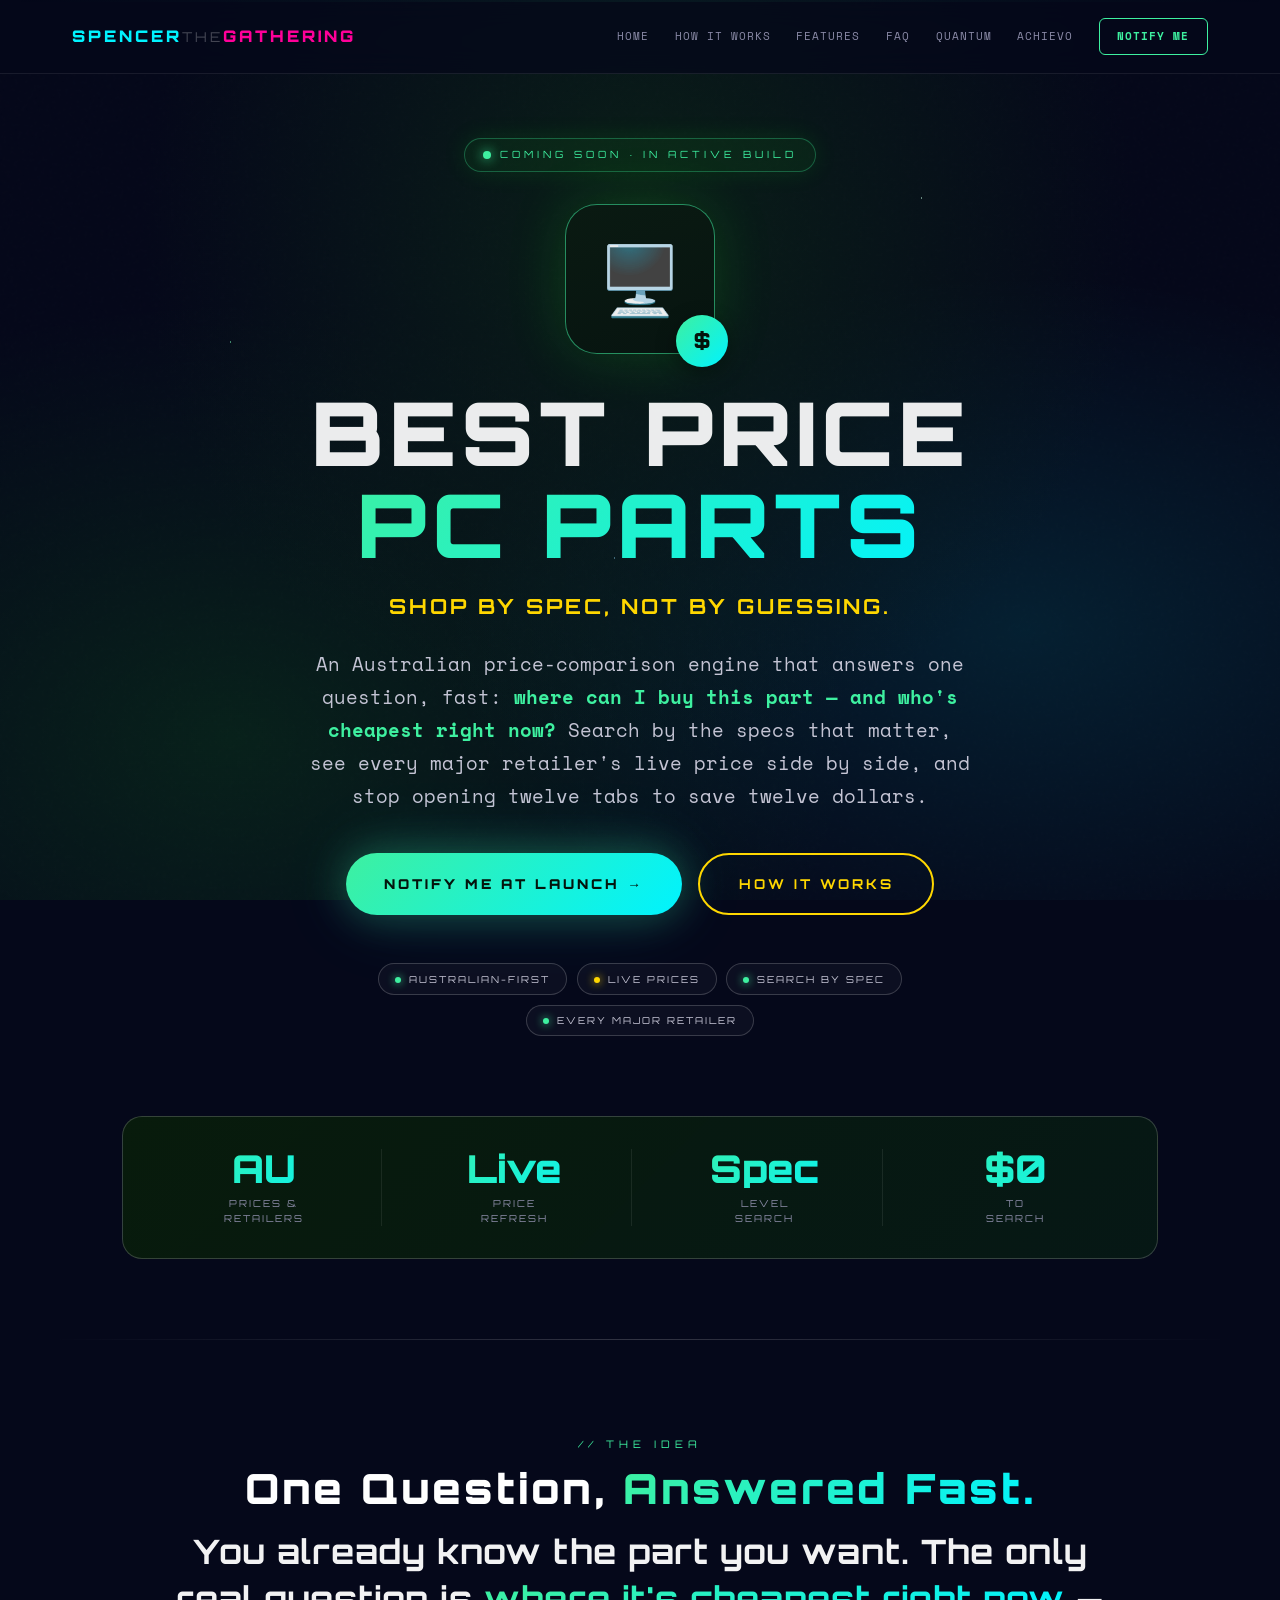
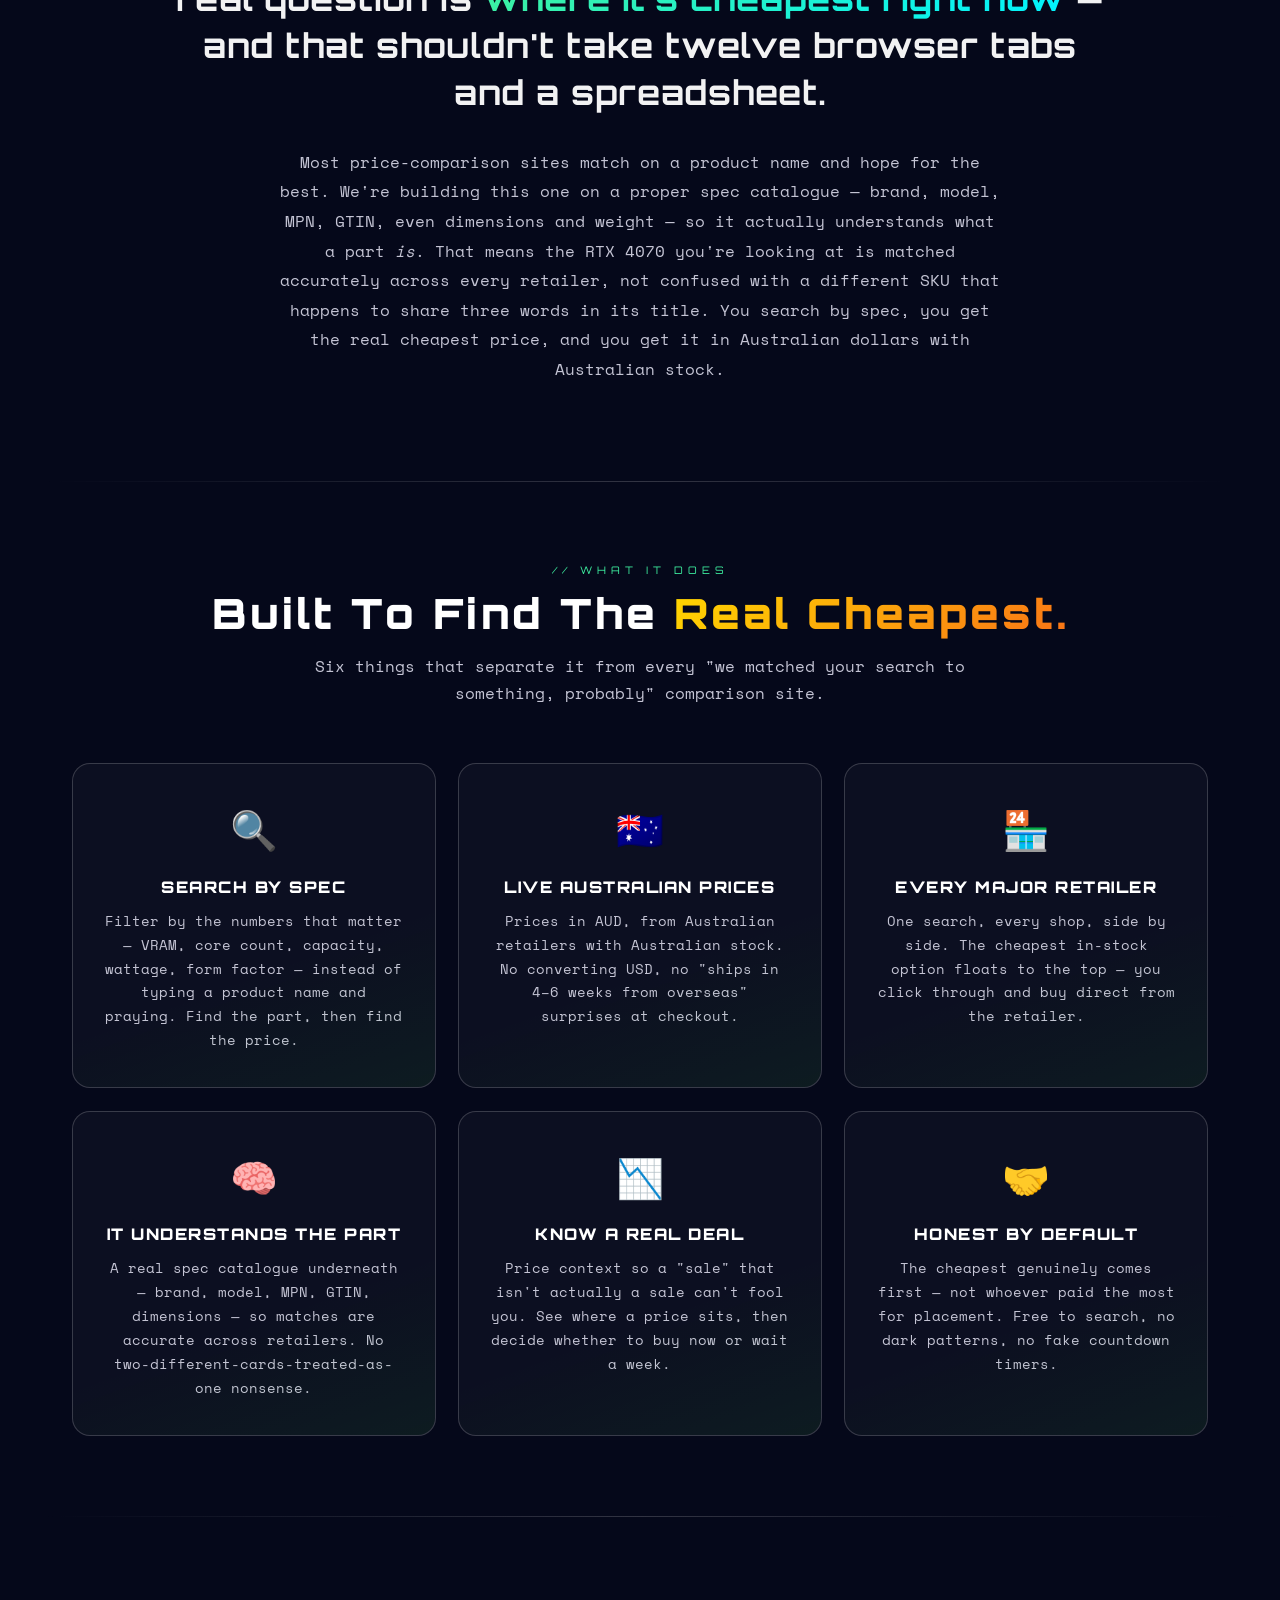
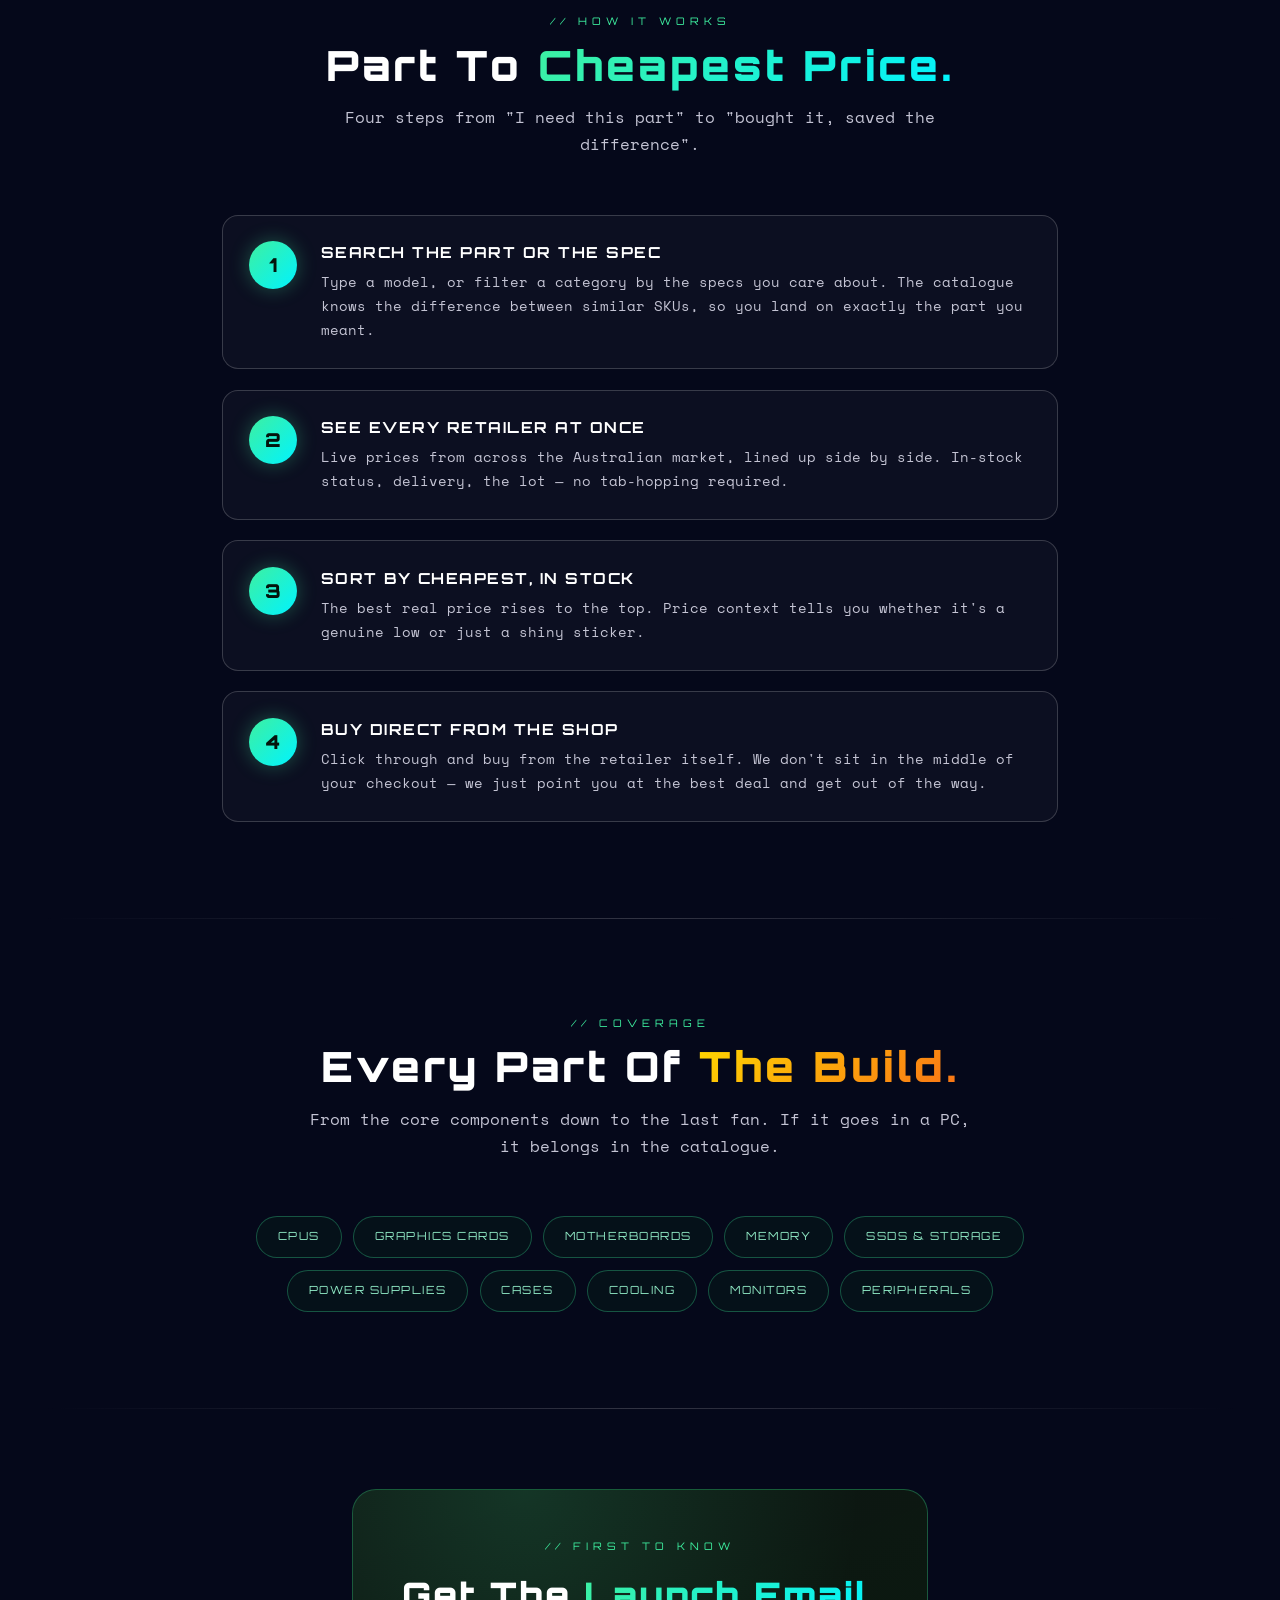
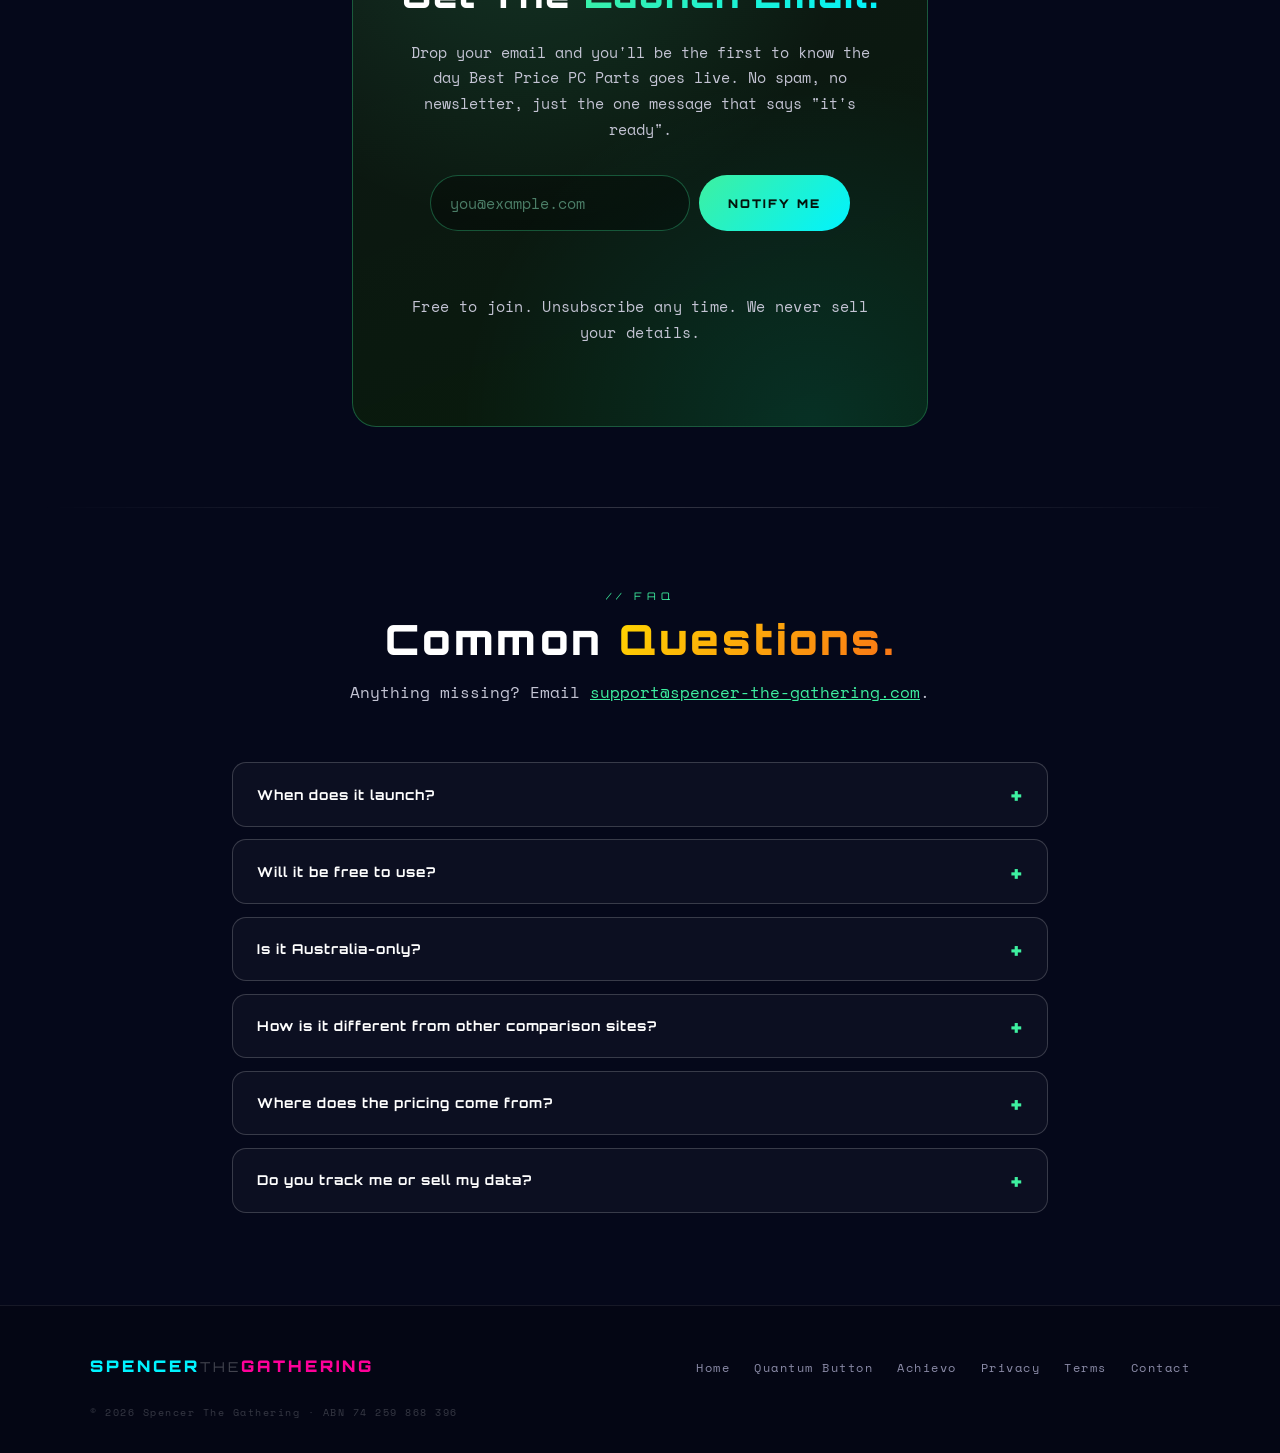
<file: pcparts.html>
<!DOCTYPE html>
<html lang="en">
<head>
    <meta charset="UTF-8">
    <meta name="viewport" content="width=device-width, initial-scale=1.0">
    <meta name="google-adsense-account" content="ca-pub-4011788677979740">
    <title>Best Price PC Parts — Where's It Cheapest, Right Now? | Spencer The Gathering</title>
    <meta name="description" content="An Australian PC-parts price-comparison engine. Search by spec, compare live prices across every major AU retailer, and find who's cheapest right now. Coming soon.">
    <meta name="theme-color" content="#05081a">
    <meta property="og:title" content="Best Price PC Parts — Where's It Cheapest, Right Now?">
    <meta property="og:description" content="Search by spec. Compare live Australian prices across every major retailer. Find the cheapest, fastest. Coming soon from Spencer The Gathering.">
    <meta property="og:image" content="https://spencer-the-gathering.com/spencer-logo.png">
    <meta property="og:url" content="https://spencer-the-gathering.com/pcparts.html">
    <meta property="og:type" content="website">
    <meta name="twitter:card" content="summary_large_image">
    <link rel="apple-touch-icon" sizes="180x180" href="apple-touch-icon.png">
    <link rel="icon" type="image/png" sizes="32x32" href="favicon-32x32.png">
    <link rel="icon" type="image/png" sizes="16x16" href="favicon-16x16.png">
    <link rel="shortcut icon" href="favicon.ico">
    <link rel="manifest" href="site.webmanifest">
    <link rel="preload" href="fonts/orbitron.woff2" as="font" type="font/woff2" crossorigin>
    <link rel="preload" href="fonts/spacemono-400.woff2" as="font" type="font/woff2" crossorigin>
    <link rel="stylesheet" href="fonts.css">
    <style>
        *,*::before,*::after{margin:0;padding:0;box-sizing:border-box}
        :root{
            --acc1:#3ef0a0;--acc2:#00f3ff;--acc-soft:#8fe9c4;
            --neon-gold:#ffd700;--neon-orange:#f97316;
            --bg-dark:#05081a;
            --glass-bg:rgba(255,255,255,0.03);--glass-bg-hi:rgba(255,255,255,0.06);
            --glass-border:rgba(255,255,255,0.08);--glass-border-hi:rgba(255,255,255,0.18);
            --acc-border:rgba(62,240,160,.3);--acc-border-hi:rgba(62,240,160,.55);
            --text-dim:#8b8ba7;--text-body:#c4c4d4;--text-bright:#fff
        }
        body,a,button{cursor:url("data:image/svg+xml,%3Csvg xmlns='http://www.w3.org/2000/svg' width='32' height='32' viewBox='0 0 32 32'%3E%3Ccircle cx='16' cy='16' r='14' fill='%232d3748' stroke='%2300f3ff' stroke-width='2'/%3E%3Ccircle cx='10' cy='14' r='3' fill='%2300f3ff'/%3E%3Ccircle cx='22' cy='14' r='3' fill='%2300f3ff'/%3E%3Crect x='9' y='20' width='14' height='2' rx='1' fill='%2300f3ff' opacity='0.6'/%3E%3C/svg%3E") 16 16,auto}
        a:hover,button:hover{cursor:url("data:image/svg+xml,%3Csvg xmlns='http://www.w3.org/2000/svg' width='32' height='32' viewBox='0 0 32 32'%3E%3Ccircle cx='16' cy='16' r='14' fill='%232d3748' stroke='%233ef0a0' stroke-width='2'/%3E%3Ccircle cx='10' cy='14' r='3' fill='%233ef0a0'/%3E%3Ccircle cx='22' cy='14' r='3' fill='%233ef0a0'/%3E%3Crect x='9' y='20' width='14' height='2' rx='1' fill='%233ef0a0' opacity='0.8'/%3E%3C/svg%3E") 16 16,pointer}
        html{scroll-behavior:smooth;scroll-padding-top:80px}
        body{background:var(--bg-dark);color:#fff;font-family:'Space Mono',monospace;overflow-x:hidden;line-height:1.6}
        body::before{content:'';position:fixed;inset:0;background:radial-gradient(ellipse at 50% 25%,#0a1f18 0%,transparent 55%),radial-gradient(ellipse at 80% 70%,rgba(0,243,255,0.10) 0%,transparent 40%),radial-gradient(ellipse at 18% 82%,rgba(34,255,34,0.10) 0%,transparent 42%),var(--bg-dark);pointer-events:none;z-index:0}
        .stars,.stars-2{position:fixed;inset:0;pointer-events:none;z-index:0}
        .stars{background-image:radial-gradient(1px 1px at 10% 20%,rgba(255,255,255,.6) 50%,transparent 50%),radial-gradient(1px 1px at 25% 45%,rgba(255,255,255,.5) 50%,transparent 50%),radial-gradient(1px 1px at 40% 15%,rgba(255,255,255,.7) 50%,transparent 50%),radial-gradient(1px 1px at 55% 70%,rgba(255,255,255,.4) 50%,transparent 50%),radial-gradient(1px 1px at 70% 35%,rgba(255,255,255,.6) 50%,transparent 50%),radial-gradient(1px 1px at 85% 80%,rgba(255,255,255,.5) 50%,transparent 50%),radial-gradient(1px 1px at 15% 65%,rgba(255,255,255,.3) 50%,transparent 50%),radial-gradient(1px 1px at 50% 50%,rgba(255,255,255,.5) 50%,transparent 50%),radial-gradient(1px 1px at 90% 10%,rgba(255,255,255,.6) 50%,transparent 50%),radial-gradient(1px 1px at 5% 90%,rgba(255,255,255,.4) 50%,transparent 50%),radial-gradient(1px 1px at 35% 85%,rgba(255,255,255,.5) 50%,transparent 50%),radial-gradient(1px 1px at 65% 5%,rgba(255,255,255,.6) 50%,transparent 50%);animation:twinkle 4s ease-in-out infinite alternate}
        .stars-2{background-image:radial-gradient(1.5px 1.5px at 18% 38%,rgba(120,255,190,.5) 50%,transparent 50%),radial-gradient(1.5px 1.5px at 48% 62%,rgba(150,220,255,.4) 50%,transparent 50%),radial-gradient(1.5px 1.5px at 72% 22%,rgba(200,255,230,.5) 50%,transparent 50%);animation:twinkle 6s ease-in-out 1s infinite alternate}
        @keyframes twinkle{0%{opacity:.6}100%{opacity:1}}
        .noise-overlay{position:fixed;inset:0;opacity:.012;background-image:url("data:image/svg+xml,%3Csvg viewBox='0 0 256 256' xmlns='http://www.w3.org/2000/svg'%3E%3Cfilter id='n'%3E%3CfeTurbulence type='fractalNoise' baseFrequency='0.9' numOctaves='4' stitchTiles='stitch'/%3E%3C/filter%3E%3Crect width='100%25' height='100%25' filter='url(%23n)'/%3E%3C/svg%3E");pointer-events:none;z-index:1}
        .content{position:relative;z-index:2}
        .scanline{position:fixed;top:0;left:0;width:100%;height:2px;background:linear-gradient(to right,transparent,var(--acc1),transparent);opacity:.06;animation:scanline-move 10s linear infinite;pointer-events:none;z-index:999}
        @keyframes scanline-move{0%{top:-2px}100%{top:100vh}}

        .gtext{background:linear-gradient(135deg,var(--acc1),var(--acc2));-webkit-background-clip:text;background-clip:text;-webkit-text-fill-color:transparent;color:transparent}
        .gtext-gold{background:linear-gradient(135deg,var(--neon-gold),var(--neon-orange));-webkit-background-clip:text;background-clip:text;-webkit-text-fill-color:transparent;color:transparent}

        /* NAV */
        .nav-wrap{position:sticky;top:0;z-index:100;backdrop-filter:blur(14px);-webkit-backdrop-filter:blur(14px);background:rgba(5,8,26,.7);border-bottom:1px solid var(--glass-border)}
        nav{width:100%;max-width:1200px;margin:0 auto;padding:1.1rem 2rem;display:flex;justify-content:space-between;align-items:center;gap:1rem}
        .logo{font-family:'Orbitron',sans-serif;font-weight:900;font-size:1rem;letter-spacing:3px;text-decoration:none;text-transform:uppercase;flex-shrink:0}
        .logo-s{color:var(--acc2)}.logo-t{color:rgba(255,255,255,.25);font-weight:400;font-size:.85rem}.logo-g{color:#ff0099}
        .nav-links{display:flex;gap:1.6rem;align-items:center}
        .nav-links a{color:var(--text-dim);text-decoration:none;font-size:.7rem;letter-spacing:1px;text-transform:uppercase;white-space:nowrap;transition:all .3s;position:relative}
        .nav-links a::after{content:'';position:absolute;bottom:-4px;left:0;width:0;height:1px;background:var(--acc1);box-shadow:0 0 8px var(--acc1);transition:width .3s}
        .nav-links a:hover{color:var(--acc1)}.nav-links a:hover::after{width:100%}
        .nav-cta{padding:.55rem 1.1rem;border:1px solid var(--acc1);color:var(--acc1)!important;border-radius:6px;font-weight:700}
        .nav-cta:hover{background:var(--acc1);color:#04140c!important;box-shadow:0 0 18px rgba(62,240,160,.4)}
        .nav-cta::after{display:none}
        .menu-btn{display:none;background:transparent;border:1px solid var(--glass-border-hi);color:var(--text-bright);padding:.55rem .8rem;border-radius:6px;font-family:'Orbitron',sans-serif;font-size:.65rem;letter-spacing:2px}

        /* HERO */
        .hero{min-height:90vh;display:flex;flex-direction:column;align-items:center;justify-content:center;text-align:center;padding:4rem 2rem 3rem;max-width:1100px;margin:0 auto;position:relative}
        .hero-eyebrow{display:inline-flex;align-items:center;gap:.6rem;font-family:'Orbitron',sans-serif;font-size:.62rem;letter-spacing:4px;text-transform:uppercase;color:var(--acc1);background:rgba(34,255,34,.06);border:1px solid var(--acc-border);padding:.5rem 1.1rem;border-radius:100px;margin-bottom:2rem;box-shadow:0 0 24px rgba(34,255,34,.1)}
        .hero-eyebrow .pulse{width:8px;height:8px;border-radius:50%;background:var(--acc1);box-shadow:0 0 12px var(--acc1);animation:pulse 1.6s ease-in-out infinite}
        @keyframes pulse{0%,100%{opacity:1;transform:scale(1)}50%{opacity:.4;transform:scale(.7)}}

        .hero-tile{width:150px;height:150px;border-radius:32px;background:linear-gradient(160deg,#0a1a12,#071410);border:1px solid var(--acc-border-hi);display:flex;align-items:center;justify-content:center;position:relative;margin-bottom:2rem;box-shadow:0 0 60px rgba(34,255,34,.15);animation:float 5s ease-in-out infinite}
        .hero-tile .mon{font-size:4.2rem;line-height:1}
        .hero-tile .tag{position:absolute;bottom:-14px;right:-14px;font-family:'Orbitron',sans-serif;font-weight:900;font-size:1.3rem;color:#04140c;background:linear-gradient(135deg,var(--acc1),var(--acc2));width:52px;height:52px;border-radius:50%;display:flex;align-items:center;justify-content:center;box-shadow:0 6px 20px rgba(0,0,0,.4)}
        @keyframes float{0%,100%{transform:translateY(0)}50%{transform:translateY(-10px)}}

        .hero h1{font-family:'Orbitron',sans-serif;font-weight:900;font-size:clamp(2.6rem,8vw,5.5rem);letter-spacing:5px;margin-bottom:1.25rem;line-height:1.05}
        .hero h1 .line1{display:block;color:rgba(255,255,255,.92)}
        .hero h1 .line2{display:block}
        .hero-tagline{color:var(--neon-gold);font-family:'Orbitron',sans-serif;font-weight:700;font-size:clamp(1rem,2vw,1.3rem);letter-spacing:3px;margin-bottom:1.5rem;text-transform:uppercase}
        .hero-sub{color:var(--text-body);font-size:clamp(1rem,2vw,1.18rem);max-width:660px;margin:0 auto 2.5rem;line-height:1.75}
        .hero-sub strong{color:var(--acc1);font-weight:700}

        .hero-ctas{display:flex;flex-wrap:wrap;gap:1rem;justify-content:center;margin-bottom:3rem}
        .btn-primary{display:inline-flex;align-items:center;gap:.7rem;padding:1.15rem 2.4rem;background:linear-gradient(135deg,var(--acc1),var(--acc2));color:#04140c;font-family:'Orbitron',sans-serif;font-weight:900;font-size:.85rem;letter-spacing:3px;text-transform:uppercase;text-decoration:none;border-radius:100px;box-shadow:0 0 40px rgba(62,240,160,.3),0 0 80px rgba(0,243,255,.12);transition:all .3s cubic-bezier(.4,0,.2,1);border:none}
        .btn-primary:hover{transform:translateY(-2px) scale(1.03);box-shadow:0 0 60px rgba(62,240,160,.45),0 0 120px rgba(0,243,255,.2)}
        .btn-secondary{display:inline-flex;align-items:center;gap:.7rem;padding:1.15rem 2.4rem;background:transparent;color:var(--neon-gold);font-family:'Orbitron',sans-serif;font-weight:700;font-size:.85rem;letter-spacing:3px;text-transform:uppercase;text-decoration:none;border:2px solid var(--neon-gold);border-radius:100px;transition:all .3s}
        .btn-secondary:hover{background:var(--neon-gold);color:#04140c;box-shadow:0 0 30px rgba(255,215,0,.4)}

        .hero-badges{display:flex;flex-wrap:wrap;gap:.6rem;justify-content:center;max-width:720px}
        .hero-badge{font-family:'Orbitron',sans-serif;font-size:.6rem;letter-spacing:2px;text-transform:uppercase;padding:.45rem 1rem;border-radius:100px;background:var(--glass-bg);border:1px solid var(--glass-border-hi);color:var(--text-body)}
        .hero-badge .dot{display:inline-block;width:6px;height:6px;border-radius:50%;background:var(--acc1);margin-right:.5rem;vertical-align:middle;box-shadow:0 0 8px var(--acc1)}
        .hero-badge .dot.gold{background:var(--neon-gold);box-shadow:0 0 8px var(--neon-gold)}

        /* STATS */
        .stats-strip{max-width:1100px;margin:2rem auto 0;padding:0 2rem}
        .stats-row{display:grid;grid-template-columns:repeat(4,1fr);gap:1rem;background:linear-gradient(135deg,rgba(34,255,34,.05),rgba(0,243,255,.04)),#060f0b;border:1px solid var(--glass-border-hi);border-radius:20px;padding:2rem 1.5rem;backdrop-filter:blur(8px)}
        .stat{text-align:center;border-right:1px solid var(--glass-border)}
        .stat:last-child{border-right:none}
        .stat-num{font-family:'Orbitron',sans-serif;font-weight:900;font-size:clamp(1.6rem,4vw,2.4rem);background:linear-gradient(135deg,var(--acc1),var(--acc2));-webkit-background-clip:text;background-clip:text;-webkit-text-fill-color:transparent;color:transparent;line-height:1}
        .stat-label{font-family:'Orbitron',sans-serif;font-size:.6rem;letter-spacing:2px;text-transform:uppercase;color:var(--text-dim);margin-top:.5rem}

        /* SECTIONS */
        .section-eyebrow{font-family:'Orbitron',sans-serif;font-size:.65rem;letter-spacing:5px;text-transform:uppercase;color:var(--acc1);text-align:center;margin-bottom:.8rem}
        .section-title{font-family:'Orbitron',sans-serif;font-weight:900;font-size:clamp(1.8rem,4vw,2.6rem);text-align:center;margin-bottom:1rem;letter-spacing:3px;line-height:1.1}
        .section-subtitle{text-align:center;color:var(--text-body);font-size:1rem;margin:0 auto 3.5rem;max-width:680px;line-height:1.7}
        .divider{max-width:1200px;margin:0 auto;height:1px;background:linear-gradient(to right,transparent,var(--glass-border-hi),transparent)}

        /* MANIFESTO */
        .manifesto{padding:6rem 2rem;max-width:1000px;margin:0 auto;text-align:center}
        .manifesto-quote{font-family:'Orbitron',sans-serif;font-weight:700;font-size:clamp(1.4rem,3.2vw,2.1rem);line-height:1.4;letter-spacing:1px;margin-bottom:2rem;color:rgba(255,255,255,.95)}
        .manifesto-quote em{font-style:normal;background:linear-gradient(135deg,var(--acc1),var(--acc2));-webkit-background-clip:text;background-clip:text;-webkit-text-fill-color:transparent;color:transparent}
        .manifesto-body{color:var(--text-body);max-width:720px;margin:0 auto;font-size:1rem;line-height:1.85}

        /* FEATURES */
        .features-section{padding:5rem 2rem;max-width:1200px;margin:0 auto}
        .features-grid{display:grid;grid-template-columns:repeat(auto-fit,minmax(280px,1fr));gap:1.4rem}
        .f-cell{background:var(--glass-bg);padding:2.2rem 1.8rem;border-radius:18px;border:1px solid var(--glass-border-hi);transition:all .35s;position:relative;overflow:hidden;text-align:center}
        .f-cell::before{content:'';position:absolute;inset:0;background:linear-gradient(160deg,transparent 60%,rgba(34,255,34,.05));pointer-events:none}
        .f-cell:hover{transform:translateY(-6px);border-color:var(--acc-border-hi);box-shadow:0 0 50px rgba(34,255,34,.1)}
        .f-icon{font-size:2.4rem;margin-bottom:1rem;display:inline-block}
        .f-cell h4{font-family:'Orbitron',sans-serif;font-weight:900;font-size:1rem;letter-spacing:1.5px;margin-bottom:.7rem;color:var(--text-bright);text-transform:uppercase;line-height:1.3}
        .f-cell p{font-size:.88rem;color:var(--text-body);line-height:1.7}

        /* HOW */
        .how{padding:6rem 2rem;max-width:900px;margin:0 auto}
        .steps{display:grid;gap:1.3rem;margin-top:3rem}
        .step{display:flex;gap:1.5rem;align-items:flex-start;background:var(--glass-bg);border:1px solid var(--glass-border-hi);padding:1.6rem;border-radius:16px;transition:all .3s}
        .step:hover{border-color:var(--acc-border);background:var(--glass-bg-hi)}
        .step-num{flex-shrink:0;width:48px;height:48px;border-radius:50%;background:linear-gradient(135deg,var(--acc1),var(--acc2));color:#04140c;font-family:'Orbitron',sans-serif;font-weight:900;font-size:1.2rem;display:flex;align-items:center;justify-content:center;box-shadow:0 0 20px rgba(62,240,160,.3)}
        .step-content h4{font-family:'Orbitron',sans-serif;font-size:.95rem;letter-spacing:1.5px;margin-bottom:.3rem;text-transform:uppercase}
        .step-content p{font-size:.88rem;color:var(--text-body);line-height:1.7}

        /* CATEGORIES */
        .cats{padding:6rem 2rem;max-width:1000px;margin:0 auto;text-align:center}
        .cat-chips{display:flex;flex-wrap:wrap;gap:.7rem;justify-content:center;margin-top:2.5rem}
        .cat-chip{font-family:'Orbitron',sans-serif;font-size:.7rem;letter-spacing:1.5px;text-transform:uppercase;padding:.7rem 1.3rem;border-radius:100px;border:1px solid var(--acc-border);color:var(--acc-soft);background:rgba(34,255,34,.04);transition:all .25s}
        .cat-chip:hover{border-color:var(--acc-border-hi);background:rgba(34,255,34,.08);transform:translateY(-2px)}

        /* NOTIFY */
        .notify-section{padding:5rem 2rem;max-width:640px;margin:0 auto}
        .notify-card{background:linear-gradient(160deg,var(--glass-bg),rgba(34,255,34,.05)),#060f0b;border:1px solid var(--acc-border);border-radius:24px;padding:3rem 2.5rem;text-align:center;position:relative;overflow:hidden}
        .notify-card::before{content:'';position:absolute;inset:0;background:radial-gradient(circle at 30% 0%,rgba(62,240,160,.14),transparent 50%),radial-gradient(circle at 80% 100%,rgba(0,243,255,.1),transparent 50%);pointer-events:none}
        .notify-card h2{font-family:'Orbitron',sans-serif;font-weight:900;font-size:clamp(1.6rem,3.5vw,2.2rem);letter-spacing:2px;margin-bottom:1rem;position:relative}
        .notify-card p{color:var(--text-body);font-size:.95rem;line-height:1.7;margin-bottom:2rem;position:relative}
        .notify-form{position:relative;max-width:420px;margin:0 auto}
        .notify-row{display:flex;gap:.6rem}
        .notify-row input[type=email]{flex:1;min-width:0;padding:1rem 1.2rem;border-radius:100px;background:rgba(0,0,0,.3);border:1px solid var(--acc-border);color:#fff;font-family:'Space Mono',monospace;font-size:.95rem;transition:all .25s}
        .notify-row input[type=email]::placeholder{color:rgba(143,233,196,.5)}
        .notify-row input[type=email]:focus{outline:none;border-color:var(--acc1);box-shadow:0 0 18px rgba(62,240,160,.2);background:rgba(0,0,0,.45)}
        .notify-row button{flex-shrink:0;padding:1rem 1.8rem;border:none;border-radius:100px;background:linear-gradient(135deg,var(--acc1),var(--acc2));color:#04140c;font-family:'Orbitron',sans-serif;font-weight:900;font-size:.75rem;letter-spacing:2px;text-transform:uppercase;transition:all .25s;white-space:nowrap}
        .notify-row button:hover:not(:disabled){transform:translateY(-2px);box-shadow:0 0 24px rgba(62,240,160,.4)}
        .notify-row button:disabled{opacity:.5}
        .hp{position:absolute!important;left:-9999px!important;width:1px;height:1px;opacity:0;pointer-events:none}
        .notify-msg{font-size:.78rem;letter-spacing:.3px;line-height:1.5;margin:1rem 0 0;min-height:1em;color:var(--text-dim)}
        .notify-msg.ok{color:var(--acc1)}
        .notify-msg.err{color:#ff8080}
        .notify-fine{font-size:.68rem;color:var(--text-dim);margin-top:1.2rem;letter-spacing:.3px}

        /* FAQ */
        .faq{max-width:880px;margin:0 auto;padding:5rem 2rem}
        .faq-item{background:var(--glass-bg);border:1px solid var(--glass-border-hi);border-radius:14px;margin-bottom:.8rem;overflow:hidden;transition:all .3s}
        .faq-item:hover{border-color:var(--acc-border)}
        .faq-item summary{cursor:pointer;padding:1.2rem 1.5rem;font-family:'Orbitron',sans-serif;font-size:.85rem;font-weight:700;letter-spacing:1px;color:var(--text-bright);display:flex;justify-content:space-between;align-items:center;list-style:none;gap:1rem}
        .faq-item summary::-webkit-details-marker{display:none}
        .faq-item summary::after{content:'+';font-size:1.5rem;color:var(--acc1);transition:transform .3s;flex-shrink:0;line-height:1}
        .faq-item[open] summary::after{transform:rotate(45deg)}
        .faq-body{padding:0 1.5rem 1.4rem;color:var(--text-body);font-size:.9rem;line-height:1.75}
        .faq-body a{color:var(--acc1);text-decoration:none;border-bottom:1px solid var(--acc-border)}

        /* FOOTER */
        footer{border-top:1px solid var(--glass-border);padding:3rem 2rem 2rem;text-align:center;background:rgba(0,0,0,.2)}
        .footer-inner{max-width:1100px;margin:0 auto;display:flex;justify-content:space-between;align-items:center;flex-wrap:wrap;gap:1.5rem}
        .footer-links{display:flex;gap:1.5rem;flex-wrap:wrap;justify-content:center}
        .footer-links a{color:var(--text-dim);text-decoration:none;font-size:.75rem;letter-spacing:1.5px;transition:color .25s}
        .footer-links a:hover{color:var(--acc1)}
        .footer-copy{font-size:.65rem;color:rgba(255,255,255,.2);letter-spacing:1.5px}

        /* RESPONSIVE */
        @media (max-width:768px){
            html{scroll-padding-top:70px}
            nav{padding:.9rem 1.2rem}
            .nav-links{display:none;position:absolute;top:100%;left:0;right:0;background:rgba(5,8,26,.96);backdrop-filter:blur(14px);flex-direction:column;align-items:stretch;gap:0;padding:1rem 1.5rem;border-bottom:1px solid var(--glass-border)}
            .nav-links.open{display:flex}
            .nav-links a{padding:.9rem 0;border-bottom:1px solid var(--glass-border);font-size:.78rem}
            .nav-links a:last-child{border-bottom:none}
            .menu-btn{display:inline-block}
            .logo{font-size:.85rem;letter-spacing:2px}
            .logo-t{font-size:.7rem}

            .hero{padding:2.5rem 1.2rem 2rem;min-height:auto}
            .hero-tile{width:120px;height:120px}
            .hero-tile .mon{font-size:3.2rem}
            .hero h1{font-size:clamp(2.2rem,11vw,3rem);letter-spacing:3px}
            .hero-tagline{font-size:.95rem;letter-spacing:2px}
            .hero-sub{font-size:.95rem;margin-bottom:2rem}
            .hero-ctas{flex-direction:column;width:100%;max-width:340px;margin:0 auto 2.2rem}
            .btn-primary,.btn-secondary{width:100%;justify-content:center;padding:1rem 1.5rem;font-size:.78rem;letter-spacing:2px}
            .hero-badge{font-size:.55rem;padding:.4rem .8rem}

            .stats-strip{padding:0 1.2rem}
            .stats-row{grid-template-columns:repeat(2,1fr);gap:.5rem;padding:1.5rem 1rem}
            .stat{border-right:none;border-bottom:1px solid var(--glass-border);padding:.5rem 0 1rem}
            .stat:nth-child(3),.stat:nth-child(4){border-bottom:none;padding-bottom:.5rem}
            .stat:nth-child(odd){border-right:1px solid var(--glass-border)}
            .stat-num{font-size:1.6rem}
            .stat-label{font-size:.55rem}

            .manifesto,.features-section,.how,.cats,.notify-section,.faq{padding-left:1.2rem;padding-right:1.2rem;padding-top:4rem;padding-bottom:4rem}
            .section-title{font-size:1.7rem;letter-spacing:2px}
            .section-subtitle{font-size:.9rem;margin-bottom:2.5rem}
            .manifesto-quote{font-size:1.3rem}
            .features-grid{grid-template-columns:1fr}
            .step{padding:1.2rem}
            .notify-card{padding:2.2rem 1.5rem}
            .notify-row{flex-direction:column}
            .notify-row button{width:100%}
            .faq-item summary{padding:1rem 1.2rem;font-size:.78rem}
            .faq-body{padding:0 1.2rem 1.2rem;font-size:.85rem}
            .footer-inner{flex-direction:column}
        }
        @media (max-width:420px){ .hero h1{letter-spacing:2px} }
        @media (prefers-reduced-motion:reduce){
            *,*::before,*::after{animation-duration:.01ms!important;animation-iteration-count:1!important;transition-duration:.01ms!important;scroll-behavior:auto!important}
        }
    </style>
</head>
<body>

<div class="stars"></div>
<div class="stars-2"></div>
<div class="noise-overlay"></div>
<div class="scanline"></div>

<div class="content">

    <div class="nav-wrap">
        <nav>
            <a href="index.html" class="logo">
                <span class="logo-s">Spencer</span><span class="logo-t">the</span><span class="logo-g">Gathering</span>
            </a>
            <div class="nav-links" id="navLinks">
                <a href="index.html">Home</a>
                <a href="#how">How It Works</a>
                <a href="#features">Features</a>
                <a href="#faq">FAQ</a>
                <a href="quantum.html">Quantum</a>
                <a href="achievo.html">Achievo</a>
                <a href="#notify" class="nav-cta">Notify Me</a>
            </div>
            <button class="menu-btn" id="menuBtn" aria-label="Toggle menu" aria-expanded="false">MENU</button>
        </nav>
    </div>

    <!-- HERO -->
    <section class="hero">
        <div class="hero-eyebrow"><span class="pulse"></span>Coming Soon · In Active Build</div>
        <div class="hero-tile">
            <span class="mon">🖥️</span>
            <span class="tag">$</span>
        </div>
        <h1><span class="line1">BEST PRICE</span><span class="line2 gtext">PC PARTS</span></h1>
        <div class="hero-tagline">Shop by spec, not by guessing.</div>
        <p class="hero-sub">An Australian price-comparison engine that answers one question, fast: <strong>where can I buy this part — and who's cheapest right now?</strong> Search by the specs that matter, see every major retailer's live price side by side, and stop opening twelve tabs to save twelve dollars.</p>

        <div class="hero-ctas">
            <a href="#notify" class="btn-primary">Notify Me At Launch →</a>
            <a href="#how" class="btn-secondary">How It Works</a>
        </div>

        <div class="hero-badges">
            <span class="hero-badge"><span class="dot"></span>Australian-first</span>
            <span class="hero-badge"><span class="dot gold"></span>Live prices</span>
            <span class="hero-badge"><span class="dot"></span>Search by spec</span>
            <span class="hero-badge"><span class="dot"></span>Every major retailer</span>
        </div>
    </section>

    <!-- STATS -->
    <div class="stats-strip">
        <div class="stats-row">
            <div class="stat"><div class="stat-num">AU</div><div class="stat-label">Prices &amp;<br>Retailers</div></div>
            <div class="stat"><div class="stat-num">Live</div><div class="stat-label">Price<br>Refresh</div></div>
            <div class="stat"><div class="stat-num">Spec</div><div class="stat-label">Level<br>Search</div></div>
            <div class="stat"><div class="stat-num">$0</div><div class="stat-label">To<br>Search</div></div>
        </div>
    </div>

    <div class="divider" style="margin-top:5rem"></div>

    <!-- MANIFESTO -->
    <section class="manifesto">
        <div class="section-eyebrow">// THE IDEA</div>
        <h2 class="section-title">One Question, <span class="gtext">Answered Fast.</span></h2>
        <p class="manifesto-quote">
            You already know the part you want. The only real question is <em>where it's cheapest right now</em> — and that shouldn't take twelve browser tabs and a spreadsheet.
        </p>
        <p class="manifesto-body">
            Most price-comparison sites match on a product name and hope for the best. We're building this one on a proper spec catalogue — brand, model, MPN, GTIN, even dimensions and weight — so it actually understands what a part <em>is</em>. That means the RTX 4070 you're looking at is matched accurately across every retailer, not confused with a different SKU that happens to share three words in its title. You search by spec, you get the real cheapest price, and you get it in Australian dollars with Australian stock.
        </p>
    </section>

    <div class="divider"></div>

    <!-- FEATURES -->
    <section id="features" class="features-section">
        <div class="section-eyebrow">// WHAT IT DOES</div>
        <h2 class="section-title">Built To Find The <span class="gtext-gold">Real Cheapest.</span></h2>
        <p class="section-subtitle">Six things that separate it from every "we matched your search to something, probably" comparison site.</p>

        <div class="features-grid">
            <div class="f-cell">
                <span class="f-icon">🔍</span>
                <h4>Search By Spec</h4>
                <p>Filter by the numbers that matter — VRAM, core count, capacity, wattage, form factor — instead of typing a product name and praying. Find the part, then find the price.</p>
            </div>
            <div class="f-cell">
                <span class="f-icon">🇦🇺</span>
                <h4>Live Australian Prices</h4>
                <p>Prices in AUD, from Australian retailers with Australian stock. No converting USD, no "ships in 4–6 weeks from overseas" surprises at checkout.</p>
            </div>
            <div class="f-cell">
                <span class="f-icon">🏪</span>
                <h4>Every Major Retailer</h4>
                <p>One search, every shop, side by side. The cheapest in-stock option floats to the top — you click through and buy direct from the retailer.</p>
            </div>
            <div class="f-cell">
                <span class="f-icon">🧠</span>
                <h4>It Understands The Part</h4>
                <p>A real spec catalogue underneath — brand, model, MPN, GTIN, dimensions — so matches are accurate across retailers. No two-different-cards-treated-as-one nonsense.</p>
            </div>
            <div class="f-cell">
                <span class="f-icon">📉</span>
                <h4>Know A Real Deal</h4>
                <p>Price context so a "sale" that isn't actually a sale can't fool you. See where a price sits, then decide whether to buy now or wait a week.</p>
            </div>
            <div class="f-cell">
                <span class="f-icon">🤝</span>
                <h4>Honest By Default</h4>
                <p>The cheapest genuinely comes first — not whoever paid the most for placement. Free to search, no dark patterns, no fake countdown timers.</p>
            </div>
        </div>
    </section>

    <div class="divider"></div>

    <!-- HOW IT WORKS -->
    <section id="how" class="how">
        <div class="section-eyebrow">// HOW IT WORKS</div>
        <h2 class="section-title">Part To <span class="gtext">Cheapest Price.</span></h2>
        <p class="section-subtitle">Four steps from "I need this part" to "bought it, saved the difference".</p>

        <div class="steps">
            <div class="step">
                <div class="step-num">1</div>
                <div class="step-content">
                    <h4>Search The Part Or The Spec</h4>
                    <p>Type a model, or filter a category by the specs you care about. The catalogue knows the difference between similar SKUs, so you land on exactly the part you meant.</p>
                </div>
            </div>
            <div class="step">
                <div class="step-num">2</div>
                <div class="step-content">
                    <h4>See Every Retailer At Once</h4>
                    <p>Live prices from across the Australian market, lined up side by side. In-stock status, delivery, the lot — no tab-hopping required.</p>
                </div>
            </div>
            <div class="step">
                <div class="step-num">3</div>
                <div class="step-content">
                    <h4>Sort By Cheapest, In Stock</h4>
                    <p>The best real price rises to the top. Price context tells you whether it's a genuine low or just a shiny sticker.</p>
                </div>
            </div>
            <div class="step">
                <div class="step-num">4</div>
                <div class="step-content">
                    <h4>Buy Direct From The Shop</h4>
                    <p>Click through and buy from the retailer itself. We don't sit in the middle of your checkout — we just point you at the best deal and get out of the way.</p>
                </div>
            </div>
        </div>
    </section>

    <div class="divider"></div>

    <!-- CATEGORIES -->
    <section class="cats">
        <div class="section-eyebrow">// COVERAGE</div>
        <h2 class="section-title">Every Part Of <span class="gtext-gold">The Build.</span></h2>
        <p class="section-subtitle">From the core components down to the last fan. If it goes in a PC, it belongs in the catalogue.</p>
        <div class="cat-chips">
            <span class="cat-chip">CPUs</span>
            <span class="cat-chip">Graphics Cards</span>
            <span class="cat-chip">Motherboards</span>
            <span class="cat-chip">Memory</span>
            <span class="cat-chip">SSDs &amp; Storage</span>
            <span class="cat-chip">Power Supplies</span>
            <span class="cat-chip">Cases</span>
            <span class="cat-chip">Cooling</span>
            <span class="cat-chip">Monitors</span>
            <span class="cat-chip">Peripherals</span>
        </div>
    </section>

    <div class="divider"></div>

    <!-- NOTIFY -->
    <section id="notify" class="notify-section">
        <div class="notify-card">
            <div class="section-eyebrow">// FIRST TO KNOW</div>
            <h2>Get The <span class="gtext">Launch Email.</span></h2>
            <p>Drop your email and you'll be the first to know the day Best Price PC Parts goes live. No spam, no newsletter, just the one message that says "it's ready".</p>
            <form class="notify-form" data-source="bppcp" novalidate>
                <div class="notify-row">
                    <input type="email" name="email" placeholder="you@example.com" required autocomplete="email" aria-label="Your email address">
                    <button type="submit">Notify Me</button>
                </div>
                <input type="text" name="company" class="hp" tabindex="-1" autocomplete="off" aria-hidden="true">
                <p class="notify-msg" role="status" aria-live="polite"></p>
            </form>
            <p class="notify-fine">Free to join. Unsubscribe any time. We never sell your details.</p>
        </div>
    </section>

    <div class="divider"></div>

    <!-- FAQ -->
    <section id="faq" class="faq">
        <div class="section-eyebrow">// FAQ</div>
        <h2 class="section-title">Common <span class="gtext-gold">Questions.</span></h2>
        <p class="section-subtitle">Anything missing? Email <a href="mailto:support@spencer-the-gathering.com" style="color:var(--acc1)">support@spencer-the-gathering.com</a>.</p>

        <details class="faq-item">
            <summary>When does it launch?</summary>
            <div class="faq-body">It's in active build right now, and we're aiming to launch in the last quarter of 2026. Join the notify list above and you'll get a single email the day it goes live, before it's announced anywhere else.</div>
        </details>
        <details class="faq-item">
            <summary>Will it be free to use?</summary>
            <div class="faq-body">Yes. Searching for parts and comparing prices is free. You buy from the retailer directly at their price — we're the map, not the shop.</div>
        </details>
        <details class="faq-item">
            <summary>Is it Australia-only?</summary>
            <div class="faq-body">To start, yes — Australian retailers, Australian stock, prices in AUD including GST. It's built Australian-first because that's the market that's least well served by the existing tools.</div>
        </details>
        <details class="faq-item">
            <summary>How is it different from other comparison sites?</summary>
            <div class="faq-body">Most match on a product name and hope. Best Price PC Parts is built on a real spec catalogue — brand, model, MPN, GTIN, dimensions — so it knows what a part actually is and matches it accurately across retailers. You search by spec, and the price you're shown is genuinely for the part you meant.</div>
        </details>
        <details class="faq-item">
            <summary>Where does the pricing come from?</summary>
            <div class="faq-body">Live from retailer product data, refreshed regularly, then normalised against the catalogue so the same part lines up cleanly across every shop. When you click through, you're buying from that retailer at that price.</div>
        </details>
        <details class="faq-item">
            <summary>Do you track me or sell my data?</summary>
            <div class="faq-body">No. There's no account required to search, and we don't sell personal data to anyone. If you join the notify list, your email is used for exactly one thing — telling you when we launch. See the <a href="privacy.html">privacy policy</a>.</div>
        </details>
    </section>

    <!-- FOOTER -->
    <footer>
        <div class="footer-inner">
            <a href="index.html" class="logo">
                <span class="logo-s">Spencer</span><span class="logo-t">the</span><span class="logo-g">Gathering</span>
            </a>
            <div class="footer-links">
                <a href="index.html">Home</a>
                <a href="quantum.html">Quantum Button</a>
                <a href="achievo.html">Achievo</a>
                <a href="privacy.html">Privacy</a>
                <a href="terms.html">Terms</a>
                <a href="mailto:hello@spencer-the-gathering.com">Contact</a>
            </div>
            <div class="footer-copy">© 2026 Spencer The Gathering · ABN 74 259 868 396</div>
        </div>
    </footer>

</div>

<script>
    // Mobile menu toggle
    (function(){
        var btn = document.getElementById('menuBtn');
        var nav = document.getElementById('navLinks');
        if(!btn || !nav) return;
        btn.addEventListener('click', function(){
            var open = nav.classList.toggle('open');
            btn.setAttribute('aria-expanded', open ? 'true' : 'false');
        });
        nav.querySelectorAll('a').forEach(function(a){
            a.addEventListener('click', function(){
                nav.classList.remove('open');
                btn.setAttribute('aria-expanded', 'false');
            });
        });
    })();

    // Notify capture — posts to the /api/notify Pages Function
    (function(){
        function setMsg(form, text, ok){
            var m = form.querySelector('.notify-msg');
            if(!m) return;
            m.textContent = text;
            m.className = 'notify-msg ' + (ok ? 'ok' : 'err');
        }
        document.addEventListener('submit', function(e){
            var form = e.target.closest ? e.target.closest('.notify-form') : null;
            if(!form) return;
            e.preventDefault();
            var hp = form.querySelector('.hp');
            if(hp && hp.value) return;
            var input = form.querySelector('input[name=email]');
            var email = (input && input.value || '').trim();
            if(!/^[^\s@]+@[^\s@]+\.[^\s@]+$/.test(email)){
                setMsg(form, 'Enter a valid email address.', false);
                return;
            }
            var btn = form.querySelector('button[type=submit]');
            var source = form.getAttribute('data-source') || 'website';
            if(btn) btn.disabled = true;
            setMsg(form, 'Sending…', true);
            fetch('/api/notify', {
                method: 'POST',
                headers: { 'content-type': 'application/json' },
                body: JSON.stringify({ email: email, source: source })
            })
            .then(function(r){ return r.json().catch(function(){ return { ok: r.ok }; }); })
            .then(function(res){
                if(res && res.ok){
                    setMsg(form, "You're on the list — we'll email you at launch.", true);
                    form.reset();
                } else {
                    setMsg(form, (res && res.error) || 'Something went wrong. Please email us directly.', false);
                }
            })
            .catch(function(){
                setMsg(form, 'Network error — please try again, or email us directly.', false);
            })
            .finally(function(){ if(btn) btn.disabled = false; });
        });
    })();
</script>

</body>
</html>
</file>
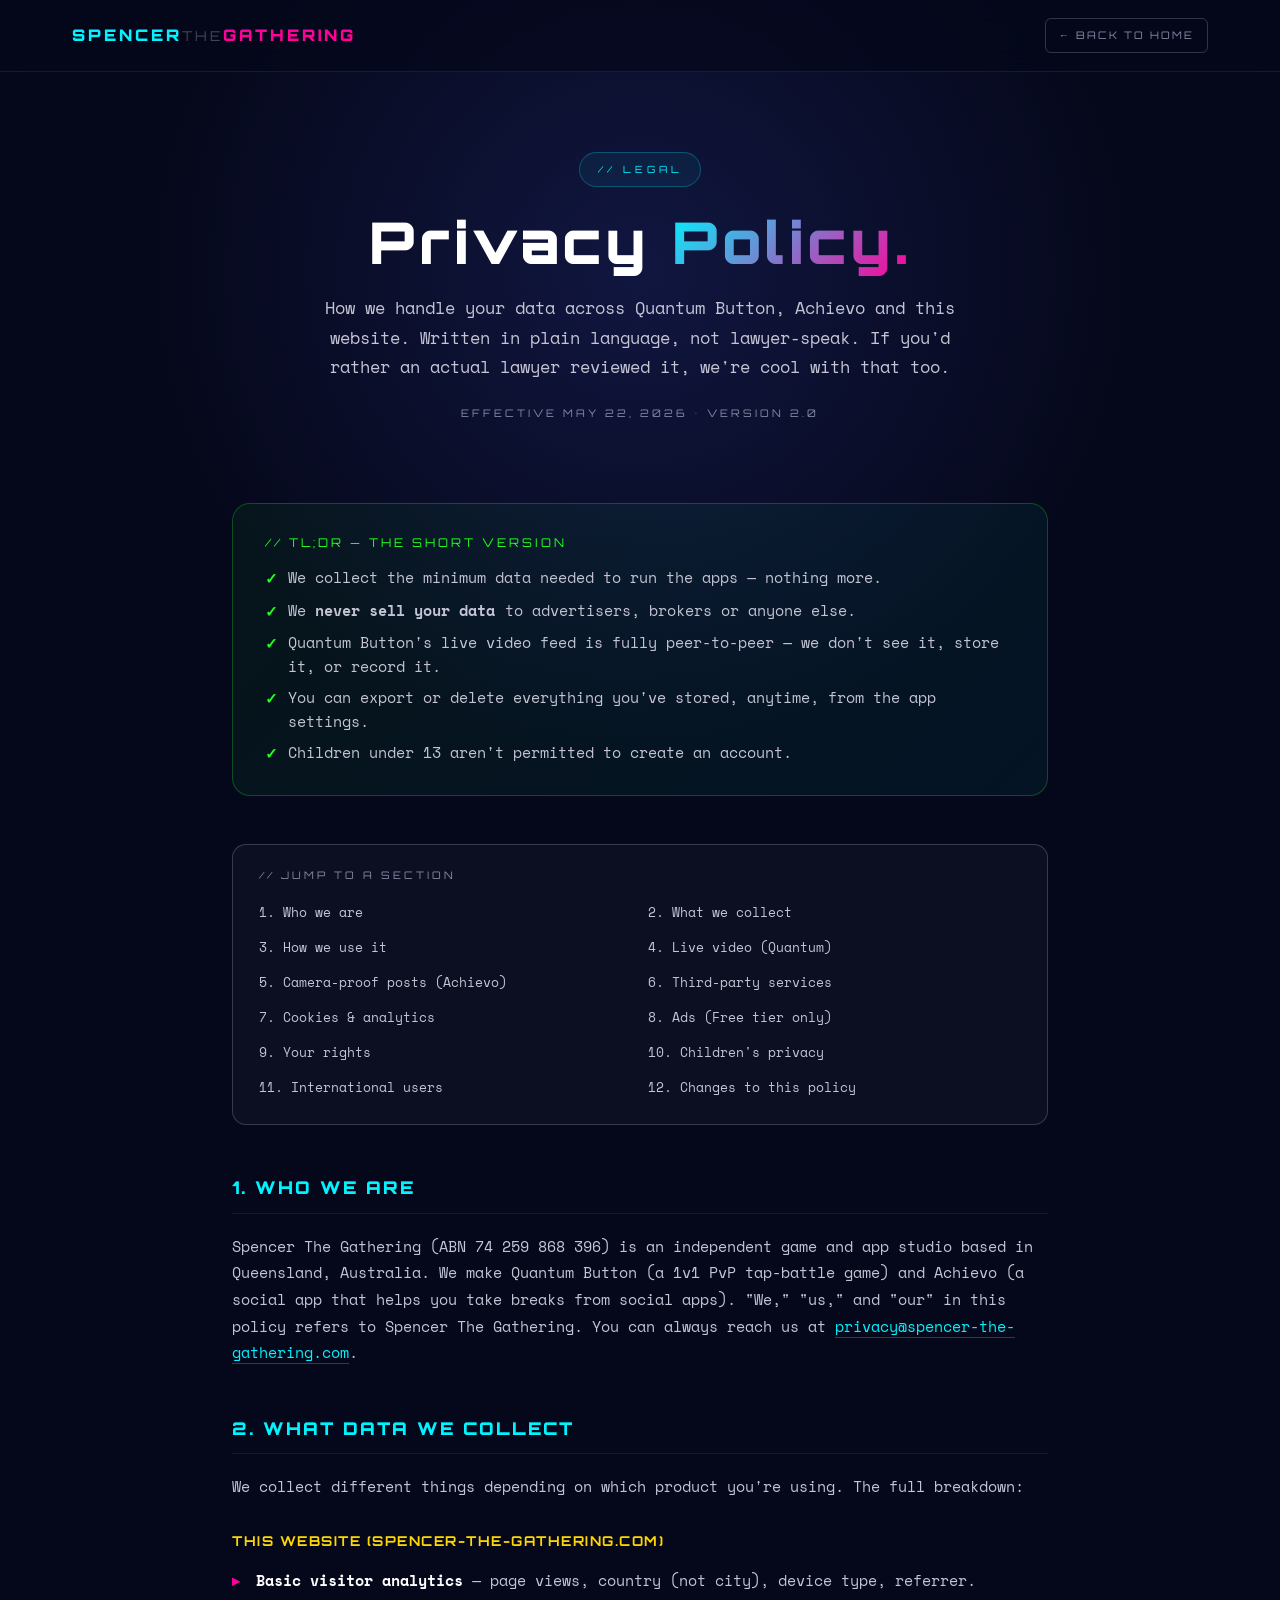
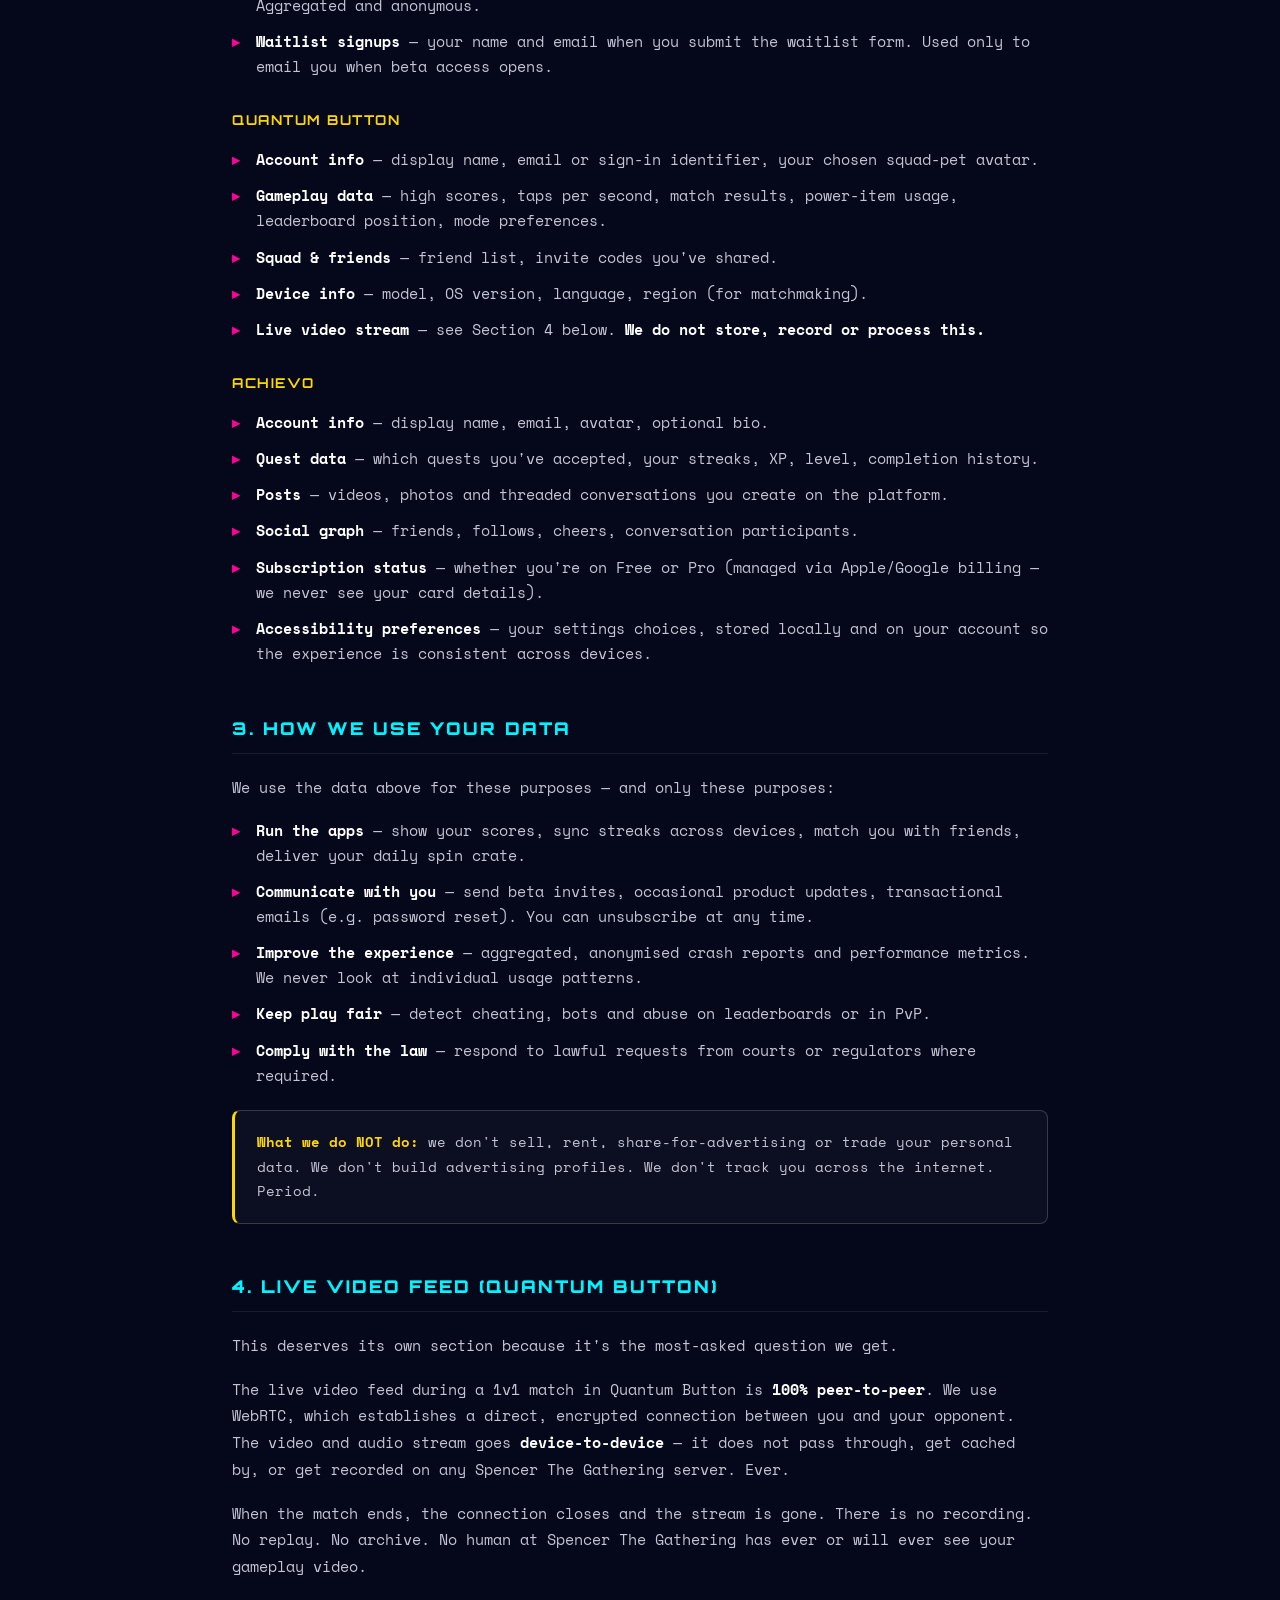
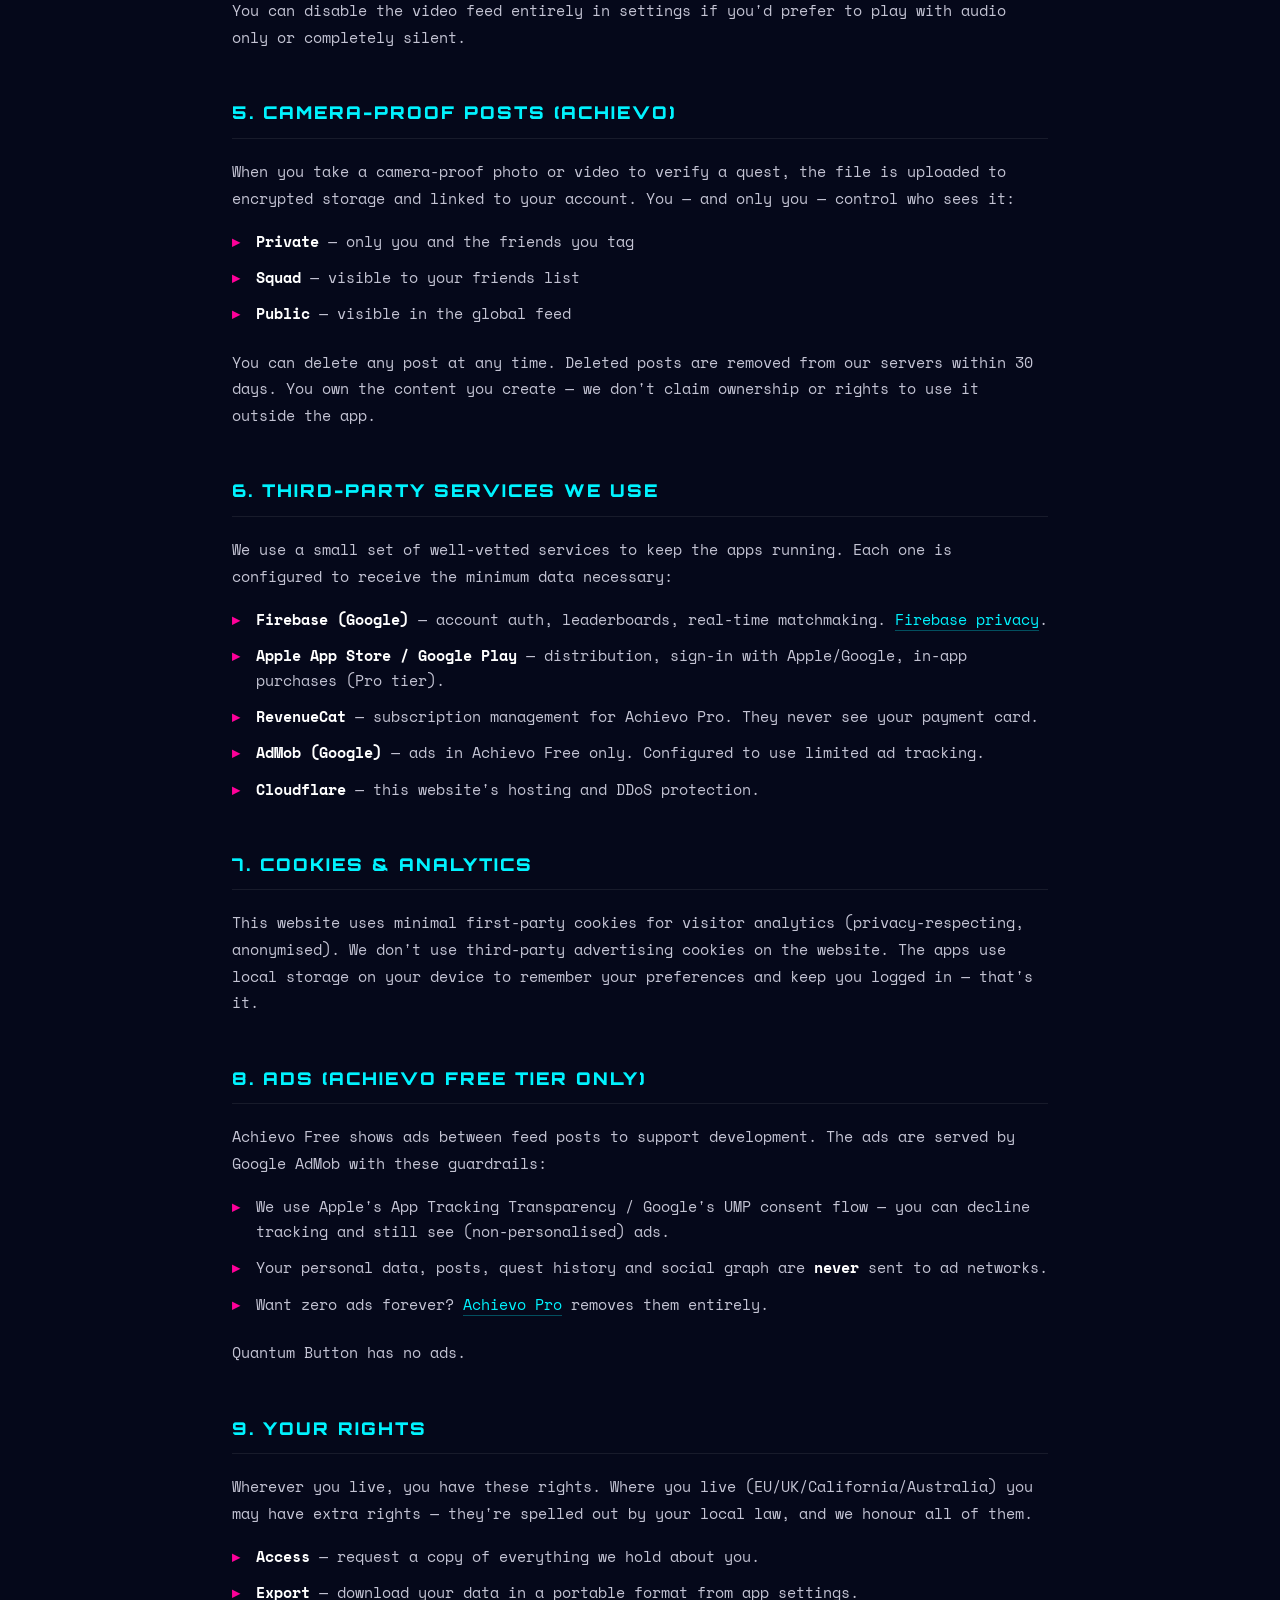
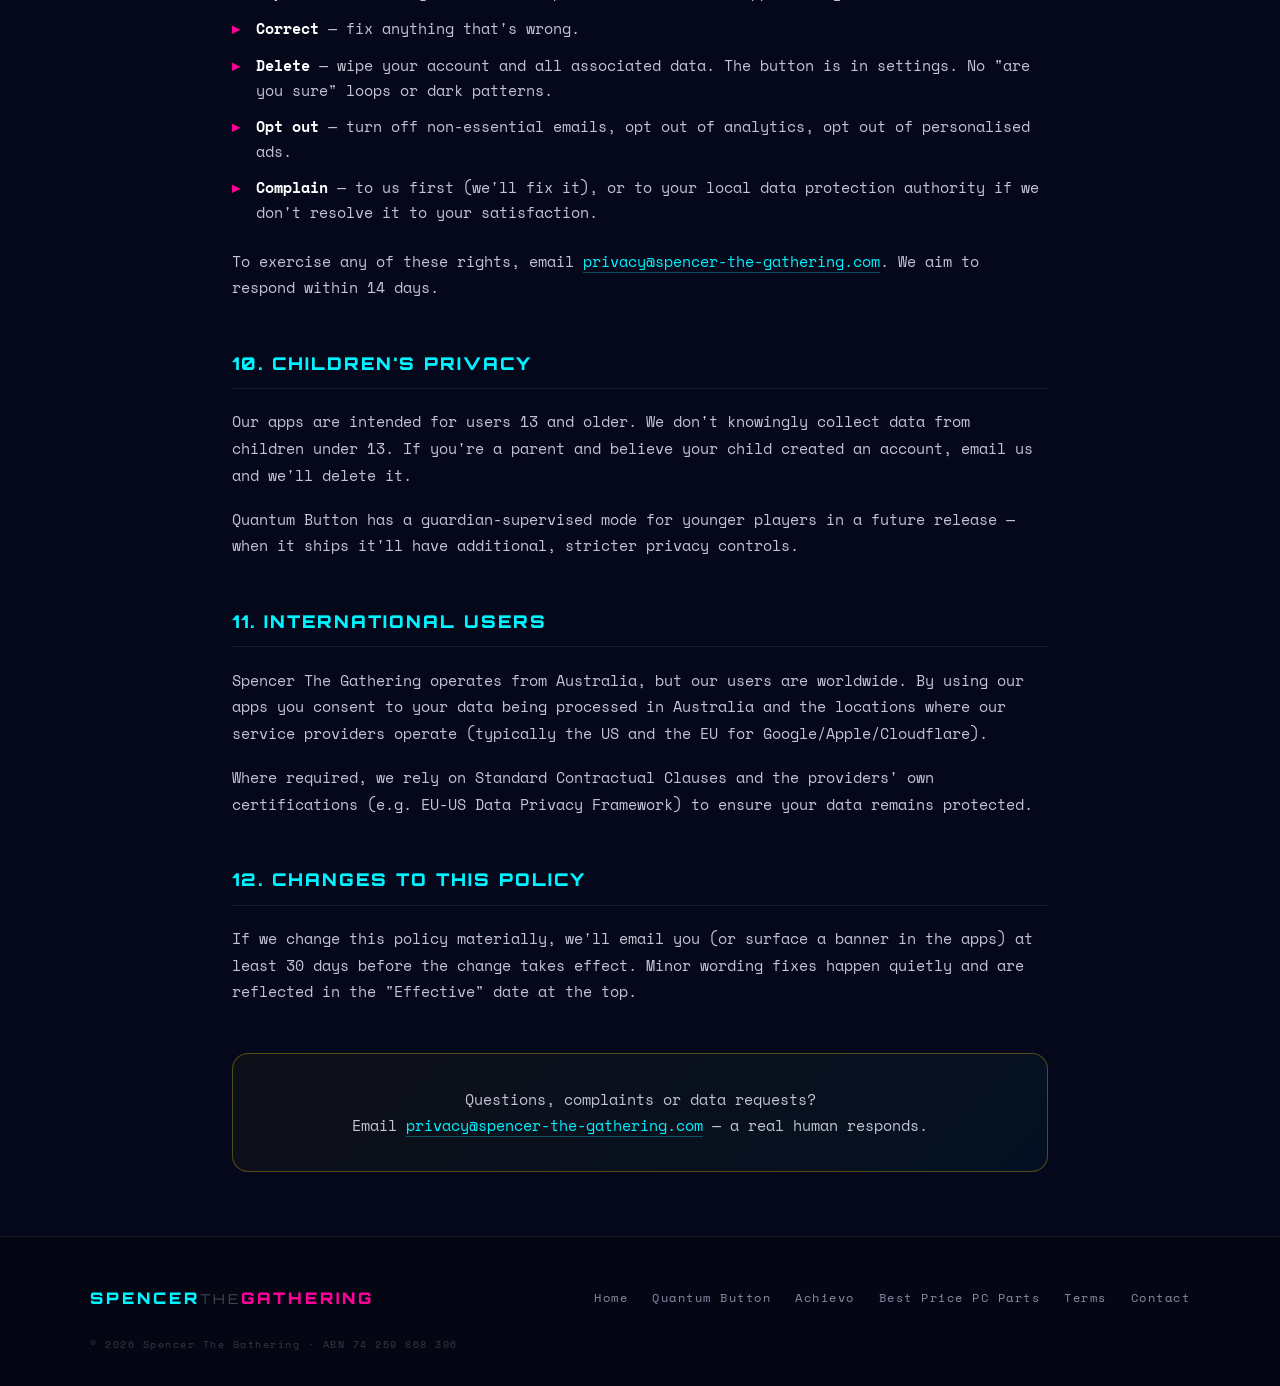
<file: privacy.html>
<!DOCTYPE html>
<html lang="en">
<head>
    <meta charset="UTF-8">
    <meta name="viewport" content="width=device-width, initial-scale=1.0">
    <meta name="google-adsense-account" content="ca-pub-4011788677979740">
    <title>Privacy Policy • Spencer The Gathering</title>
    <meta name="description" content="How Spencer The Gathering handles your data across Quantum Button, Achievo and this website. Plain language. No dark patterns.">
    <meta name="theme-color" content="#05081a">
    <link rel="apple-touch-icon" sizes="180x180" href="apple-touch-icon.png">
    <link rel="icon" type="image/png" sizes="32x32" href="favicon-32x32.png">
    <link rel="icon" type="image/png" sizes="16x16" href="favicon-16x16.png">
    <link rel="shortcut icon" href="favicon.ico">
    <link rel="manifest" href="site.webmanifest">
    <link rel="preload" href="fonts/orbitron.woff2" as="font" type="font/woff2" crossorigin>
    <link rel="preload" href="fonts/spacemono-400.woff2" as="font" type="font/woff2" crossorigin>
    <link rel="stylesheet" href="fonts.css">
    <style>
        *,*::before,*::after{margin:0;padding:0;box-sizing:border-box}
        :root{--neon-blue:#00f3ff;--neon-pink:#ff0099;--neon-gold:#ffd700;--neon-purple:#9b5cff;--neon-green:#22ff22;--bg-dark:#05081a;--glass-bg:rgba(255,255,255,0.03);--glass-bg-hi:rgba(255,255,255,0.06);--glass-border:rgba(255,255,255,0.08);--glass-border-hi:rgba(255,255,255,0.18);--text-dim:#8b8ba7;--text-body:#c4c4d4;--text-bright:#fff}
        body,a,button{cursor:url("data:image/svg+xml,%3Csvg xmlns='http://www.w3.org/2000/svg' width='32' height='32' viewBox='0 0 32 32'%3E%3Ccircle cx='16' cy='16' r='14' fill='%232d3748' stroke='%2300f3ff' stroke-width='2'/%3E%3Ccircle cx='10' cy='14' r='3' fill='%2300f3ff'/%3E%3Ccircle cx='22' cy='14' r='3' fill='%2300f3ff'/%3E%3Crect x='9' y='20' width='14' height='2' rx='1' fill='%2300f3ff' opacity='0.6'/%3E%3C/svg%3E") 16 16,auto}
        a:hover,button:hover{cursor:url("data:image/svg+xml,%3Csvg xmlns='http://www.w3.org/2000/svg' width='32' height='32' viewBox='0 0 32 32'%3E%3Ccircle cx='16' cy='16' r='14' fill='%232d3748' stroke='%23ff0099' stroke-width='2'/%3E%3Ccircle cx='10' cy='14' r='3' fill='%23ff0099'/%3E%3Ccircle cx='22' cy='14' r='3' fill='%23ff0099'/%3E%3Crect x='9' y='20' width='14' height='2' rx='1' fill='%23ff0099' opacity='0.8'/%3E%3C/svg%3E") 16 16,pointer}

        html{scroll-behavior:smooth;scroll-padding-top:80px}
        body{background:var(--bg-dark);color:#fff;font-family:'Space Mono',monospace;line-height:1.7}
        body::before{content:'';position:fixed;inset:0;background:radial-gradient(ellipse at 50% 30%,#111640 0%,transparent 55%),var(--bg-dark);pointer-events:none;z-index:0}
        .stars{position:fixed;inset:0;background-image:radial-gradient(1px 1px at 10% 20%,rgba(255,255,255,.6) 50%,transparent 50%),radial-gradient(1px 1px at 25% 45%,rgba(255,255,255,.5) 50%,transparent 50%),radial-gradient(1px 1px at 40% 15%,rgba(255,255,255,.7) 50%,transparent 50%),radial-gradient(1px 1px at 55% 70%,rgba(255,255,255,.4) 50%,transparent 50%),radial-gradient(1px 1px at 70% 35%,rgba(255,255,255,.6) 50%,transparent 50%),radial-gradient(1px 1px at 85% 80%,rgba(255,255,255,.5) 50%,transparent 50%);animation:twinkle 4s infinite alternate;pointer-events:none;z-index:0}
        @keyframes twinkle{0%{opacity:.6}100%{opacity:1}}
        .content{position:relative;z-index:2}
        .gtext{background:linear-gradient(135deg,var(--neon-blue),var(--neon-pink));-webkit-background-clip:text;background-clip:text;-webkit-text-fill-color:transparent;color:transparent}

        /* NAV */
        .nav-wrap{position:sticky;top:0;z-index:100;backdrop-filter:blur(14px);-webkit-backdrop-filter:blur(14px);background:rgba(5,8,26,.7);border-bottom:1px solid var(--glass-border)}
        nav{max-width:1200px;margin:0 auto;padding:1.1rem 2rem;display:flex;justify-content:space-between;align-items:center;gap:1rem}
        .logo{font-family:'Orbitron',sans-serif;font-weight:900;font-size:1rem;letter-spacing:3px;text-decoration:none;text-transform:uppercase}
        .logo-s{color:var(--neon-blue)}.logo-t{color:rgba(255,255,255,.25);font-weight:400;font-size:.85rem}.logo-g{color:var(--neon-pink)}
        .back-link{color:var(--text-dim);text-decoration:none;font-family:'Orbitron',sans-serif;font-size:.65rem;letter-spacing:2px;text-transform:uppercase;transition:color .3s;padding:.5rem .8rem;border-radius:6px;border:1px solid var(--glass-border-hi)}
        .back-link:hover{color:var(--neon-blue);border-color:var(--neon-blue)}

        /* HERO */
        .hero{max-width:900px;margin:0 auto;padding:5rem 2rem 3rem;text-align:center}
        .eyebrow{display:inline-flex;align-items:center;gap:.5rem;font-family:'Orbitron',sans-serif;font-size:.62rem;letter-spacing:4px;text-transform:uppercase;color:var(--neon-blue);background:rgba(0,243,255,.06);border:1px solid rgba(0,243,255,.25);padding:.5rem 1.1rem;border-radius:100px;margin-bottom:1.5rem}
        h1{font-family:'Orbitron',sans-serif;font-weight:900;font-size:clamp(2.2rem,6vw,3.6rem);letter-spacing:4px;line-height:1.1;margin-bottom:1.2rem}
        .lede{color:var(--text-body);font-size:1.05rem;max-width:680px;margin:0 auto 1.5rem;line-height:1.75}
        .meta{font-family:'Orbitron',sans-serif;font-size:.65rem;letter-spacing:3px;text-transform:uppercase;color:var(--text-dim)}

        /* TLDR BOX */
        .tldr{max-width:880px;margin:2rem auto 0;padding:0 2rem}
        .tldr-inner{background:linear-gradient(135deg,rgba(34,255,34,.05),rgba(0,243,255,.05));border:1px solid rgba(34,255,34,.25);border-radius:18px;padding:1.8rem 2rem}
        .tldr-title{font-family:'Orbitron',sans-serif;font-size:.75rem;letter-spacing:3px;text-transform:uppercase;color:var(--neon-green);margin-bottom:.8rem}
        .tldr-list{display:grid;gap:.5rem;list-style:none}
        .tldr-list li{display:flex;align-items:flex-start;gap:.6rem;color:var(--text-body);font-size:.92rem;line-height:1.6}
        .tldr-list li::before{content:'✓';color:var(--neon-green);font-weight:900;flex-shrink:0;margin-top:1px}

        /* ARTICLE */
        article{max-width:880px;margin:0 auto;padding:3rem 2rem 4rem}
        article h2{font-family:'Orbitron',sans-serif;font-weight:900;font-size:1.1rem;letter-spacing:2px;text-transform:uppercase;color:var(--neon-blue);margin:3rem 0 1.2rem;padding-bottom:.6rem;border-bottom:1px solid var(--glass-border)}
        article h2:first-of-type{margin-top:1rem}
        article h3{font-family:'Orbitron',sans-serif;font-weight:700;font-size:.85rem;letter-spacing:1.5px;text-transform:uppercase;color:var(--neon-gold);margin:1.8rem 0 .8rem}
        article p{color:var(--text-body);font-size:.95rem;margin-bottom:1.1rem;line-height:1.75}
        article strong{color:var(--text-bright);font-weight:700}
        article a{color:var(--neon-blue);text-decoration:none;border-bottom:1px solid rgba(0,243,255,.3);transition:border-color .25s}
        article a:hover{border-color:var(--neon-blue)}
        article ul{list-style:none;margin:1rem 0 1.4rem;padding:0}
        article ul li{color:var(--text-body);font-size:.92rem;margin-bottom:.7rem;padding-left:1.5rem;position:relative;line-height:1.7}
        article ul li::before{content:'▸';position:absolute;left:0;color:var(--neon-pink);font-weight:700}
        .callout{background:var(--glass-bg);border:1px solid var(--glass-border-hi);border-left:3px solid var(--neon-gold);border-radius:8px;padding:1.2rem 1.4rem;margin:1.4rem 0;color:var(--text-body);font-size:.9rem}
        .callout strong{color:var(--neon-gold)}

        .toc{background:var(--glass-bg);border:1px solid var(--glass-border-hi);border-radius:14px;padding:1.4rem 1.6rem;margin-bottom:3rem}
        .toc-title{font-family:'Orbitron',sans-serif;font-size:.65rem;letter-spacing:3px;text-transform:uppercase;color:var(--text-dim);margin-bottom:.8rem}
        .toc-list{list-style:none;display:grid;grid-template-columns:1fr 1fr;gap:.4rem 1rem;padding:0;margin:0}
        .toc-list li{padding:0;margin:0}
        .toc-list li::before{display:none}
        .toc-list a{color:var(--text-body);font-size:.82rem;border:none;display:block;padding:.2rem 0}
        .toc-list a:hover{color:var(--neon-blue)}

        .contact-box{margin-top:3rem;padding:2rem;border:1px solid rgba(255,215,0,.3);border-radius:16px;background:linear-gradient(135deg,rgba(255,215,0,.04),rgba(0,243,255,.04));text-align:center}
        .contact-box p{color:var(--text-body);margin:0}
        .contact-box a{color:var(--neon-blue)}

        /* FOOTER */
        footer{border-top:1px solid var(--glass-border);padding:3rem 2rem 2rem;text-align:center;background:rgba(0,0,0,.2)}
        .footer-inner{max-width:1100px;margin:0 auto;display:flex;justify-content:space-between;align-items:center;flex-wrap:wrap;gap:1.5rem}
        .footer-links{display:flex;gap:1.5rem;flex-wrap:wrap;justify-content:center}
        .footer-links a{color:var(--text-dim);text-decoration:none;font-size:.75rem;letter-spacing:1.5px;transition:color .25s}
        .footer-links a:hover{color:var(--neon-blue)}
        .footer-copy{font-size:.65rem;color:rgba(255,255,255,.2);letter-spacing:1.5px}

        @media (max-width:768px){
            html{scroll-padding-top:70px}
            nav{padding:.9rem 1.2rem}
            .logo{font-size:.85rem;letter-spacing:2px}
            .logo-t{font-size:.7rem}
            .hero{padding:3rem 1.2rem 2rem}
            h1{font-size:2rem;letter-spacing:2px}
            article{padding:2rem 1.2rem 3rem}
            .tldr{padding:0 1.2rem}
            .tldr-inner{padding:1.4rem 1.2rem}
            article h2{font-size:1rem;letter-spacing:1.5px}
            .toc-list{grid-template-columns:1fr}
            .footer-inner{flex-direction:column}
        }
        @media (prefers-reduced-motion:reduce){
            *,*::before,*::after{animation-duration:.01ms!important;transition-duration:.01ms!important;scroll-behavior:auto!important}
        }
    </style>
</head>
<body>
<div class="stars"></div>
<div class="content">

    <div class="nav-wrap">
        <nav>
            <a href="index.html" class="logo">
                <span class="logo-s">Spencer</span><span class="logo-t">the</span><span class="logo-g">Gathering</span>
            </a>
            <a href="index.html" class="back-link">← Back to Home</a>
        </nav>
    </div>

    <section class="hero">
        <div class="eyebrow">// LEGAL</div>
        <h1>Privacy <span class="gtext">Policy.</span></h1>
        <p class="lede">How we handle your data across Quantum Button, Achievo and this website. Written in plain language, not lawyer-speak. If you'd rather an actual lawyer reviewed it, we're cool with that too.</p>
        <div class="meta">Effective May 22, 2026 • Version 2.0</div>
    </section>

    <div class="tldr">
        <div class="tldr-inner">
            <div class="tldr-title">// TL;DR — The Short Version</div>
            <ul class="tldr-list">
                <li>We collect the minimum data needed to run the apps — nothing more.</li>
                <li>We <strong>never sell your data</strong> to advertisers, brokers or anyone else.</li>
                <li>Quantum Button's live video feed is fully peer-to-peer — we don't see it, store it, or record it.</li>
                <li>You can export or delete everything you've stored, anytime, from the app settings.</li>
                <li>Children under 13 aren't permitted to create an account.</li>
            </ul>
        </div>
    </div>

    <article>
        <div class="toc">
            <div class="toc-title">// Jump to a section</div>
            <ul class="toc-list">
                <li><a href="#who">1. Who we are</a></li>
                <li><a href="#what">2. What we collect</a></li>
                <li><a href="#how">3. How we use it</a></li>
                <li><a href="#video">4. Live video (Quantum)</a></li>
                <li><a href="#camera">5. Camera-proof posts (Achievo)</a></li>
                <li><a href="#third">6. Third-party services</a></li>
                <li><a href="#cookies">7. Cookies &amp; analytics</a></li>
                <li><a href="#ads">8. Ads (Free tier only)</a></li>
                <li><a href="#rights">9. Your rights</a></li>
                <li><a href="#children">10. Children's privacy</a></li>
                <li><a href="#intl">11. International users</a></li>
                <li><a href="#changes">12. Changes to this policy</a></li>
            </ul>
        </div>

        <h2 id="who">1. Who We Are</h2>
        <p>Spencer The Gathering (ABN 74 259 868 396) is an independent game and app studio based in Queensland, Australia. We make Quantum Button (a 1v1 PvP tap-battle game) and Achievo (a social app that helps you take breaks from social apps). "We," "us," and "our" in this policy refers to Spencer The Gathering. You can always reach us at <a href="mailto:privacy@spencer-the-gathering.com">privacy@spencer-the-gathering.com</a>.</p>

        <h2 id="what">2. What Data We Collect</h2>
        <p>We collect different things depending on which product you're using. The full breakdown:</p>

        <h3>This website (spencer-the-gathering.com)</h3>
        <ul>
            <li><strong>Basic visitor analytics</strong> — page views, country (not city), device type, referrer. Aggregated and anonymous.</li>
            <li><strong>Waitlist signups</strong> — your name and email when you submit the waitlist form. Used only to email you when beta access opens.</li>
        </ul>

        <h3>Quantum Button</h3>
        <ul>
            <li><strong>Account info</strong> — display name, email or sign-in identifier, your chosen squad-pet avatar.</li>
            <li><strong>Gameplay data</strong> — high scores, taps per second, match results, power-item usage, leaderboard position, mode preferences.</li>
            <li><strong>Squad &amp; friends</strong> — friend list, invite codes you've shared.</li>
            <li><strong>Device info</strong> — model, OS version, language, region (for matchmaking).</li>
            <li><strong>Live video stream</strong> — see Section 4 below. <strong>We do not store, record or process this.</strong></li>
        </ul>

        <h3>Achievo</h3>
        <ul>
            <li><strong>Account info</strong> — display name, email, avatar, optional bio.</li>
            <li><strong>Quest data</strong> — which quests you've accepted, your streaks, XP, level, completion history.</li>
            <li><strong>Posts</strong> — videos, photos and threaded conversations you create on the platform.</li>
            <li><strong>Social graph</strong> — friends, follows, cheers, conversation participants.</li>
            <li><strong>Subscription status</strong> — whether you're on Free or Pro (managed via Apple/Google billing — we never see your card details).</li>
            <li><strong>Accessibility preferences</strong> — your settings choices, stored locally and on your account so the experience is consistent across devices.</li>
        </ul>

        <h2 id="how">3. How We Use Your Data</h2>
        <p>We use the data above for these purposes — and only these purposes:</p>
        <ul>
            <li><strong>Run the apps</strong> — show your scores, sync streaks across devices, match you with friends, deliver your daily spin crate.</li>
            <li><strong>Communicate with you</strong> — send beta invites, occasional product updates, transactional emails (e.g. password reset). You can unsubscribe at any time.</li>
            <li><strong>Improve the experience</strong> — aggregated, anonymised crash reports and performance metrics. We never look at individual usage patterns.</li>
            <li><strong>Keep play fair</strong> — detect cheating, bots and abuse on leaderboards or in PvP.</li>
            <li><strong>Comply with the law</strong> — respond to lawful requests from courts or regulators where required.</li>
        </ul>
        <div class="callout"><strong>What we do NOT do:</strong> we don't sell, rent, share-for-advertising or trade your personal data. We don't build advertising profiles. We don't track you across the internet. Period.</div>

        <h2 id="video">4. Live Video Feed (Quantum Button)</h2>
        <p>This deserves its own section because it's the most-asked question we get.</p>
        <p>The live video feed during a 1v1 match in Quantum Button is <strong>100% peer-to-peer</strong>. We use WebRTC, which establishes a direct, encrypted connection between you and your opponent. The video and audio stream goes <strong>device-to-device</strong> — it does not pass through, get cached by, or get recorded on any Spencer The Gathering server. Ever.</p>
        <p>When the match ends, the connection closes and the stream is gone. There is no recording. No replay. No archive. No human at Spencer The Gathering has ever or will ever see your gameplay video.</p>
        <p>You can disable the video feed entirely in settings if you'd prefer to play with audio only or completely silent.</p>

        <h2 id="camera">5. Camera-Proof Posts (Achievo)</h2>
        <p>When you take a camera-proof photo or video to verify a quest, the file is uploaded to encrypted storage and linked to your account. You — and only you — control who sees it:</p>
        <ul>
            <li><strong>Private</strong> — only you and the friends you tag</li>
            <li><strong>Squad</strong> — visible to your friends list</li>
            <li><strong>Public</strong> — visible in the global feed</li>
        </ul>
        <p>You can delete any post at any time. Deleted posts are removed from our servers within 30 days. You own the content you create — we don't claim ownership or rights to use it outside the app.</p>

        <h2 id="third">6. Third-Party Services We Use</h2>
        <p>We use a small set of well-vetted services to keep the apps running. Each one is configured to receive the minimum data necessary:</p>
        <ul>
            <li><strong>Firebase (Google)</strong> — account auth, leaderboards, real-time matchmaking. <a href="https://firebase.google.com/support/privacy" target="_blank" rel="noopener">Firebase privacy</a>.</li>
            <li><strong>Apple App Store / Google Play</strong> — distribution, sign-in with Apple/Google, in-app purchases (Pro tier).</li>
            <li><strong>RevenueCat</strong> — subscription management for Achievo Pro. They never see your payment card.</li>
            <li><strong>AdMob (Google)</strong> — ads in Achievo Free only. Configured to use limited ad tracking.</li>
            <li><strong>Cloudflare</strong> — this website's hosting and DDoS protection.</li>
        </ul>

        <h2 id="cookies">7. Cookies &amp; Analytics</h2>
        <p>This website uses minimal first-party cookies for visitor analytics (privacy-respecting, anonymised). We don't use third-party advertising cookies on the website. The apps use local storage on your device to remember your preferences and keep you logged in — that's it.</p>

        <h2 id="ads">8. Ads (Achievo Free Tier Only)</h2>
        <p>Achievo Free shows ads between feed posts to support development. The ads are served by Google AdMob with these guardrails:</p>
        <ul>
            <li>We use Apple's App Tracking Transparency / Google's UMP consent flow — you can decline tracking and still see (non-personalised) ads.</li>
            <li>Your personal data, posts, quest history and social graph are <strong>never</strong> sent to ad networks.</li>
            <li>Want zero ads forever? <a href="achievo.html#pro">Achievo Pro</a> removes them entirely.</li>
        </ul>
        <p>Quantum Button has no ads.</p>

        <h2 id="rights">9. Your Rights</h2>
        <p>Wherever you live, you have these rights. Where you live (EU/UK/California/Australia) you may have extra rights — they're spelled out by your local law, and we honour all of them.</p>
        <ul>
            <li><strong>Access</strong> — request a copy of everything we hold about you.</li>
            <li><strong>Export</strong> — download your data in a portable format from app settings.</li>
            <li><strong>Correct</strong> — fix anything that's wrong.</li>
            <li><strong>Delete</strong> — wipe your account and all associated data. The button is in settings. No "are you sure" loops or dark patterns.</li>
            <li><strong>Opt out</strong> — turn off non-essential emails, opt out of analytics, opt out of personalised ads.</li>
            <li><strong>Complain</strong> — to us first (we'll fix it), or to your local data protection authority if we don't resolve it to your satisfaction.</li>
        </ul>
        <p>To exercise any of these rights, email <a href="mailto:privacy@spencer-the-gathering.com">privacy@spencer-the-gathering.com</a>. We aim to respond within 14 days.</p>

        <h2 id="children">10. Children's Privacy</h2>
        <p>Our apps are intended for users 13 and older. We don't knowingly collect data from children under 13. If you're a parent and believe your child created an account, email us and we'll delete it.</p>
        <p>Quantum Button has a guardian-supervised mode for younger players in a future release — when it ships it'll have additional, stricter privacy controls.</p>

        <h2 id="intl">11. International Users</h2>
        <p>Spencer The Gathering operates from Australia, but our users are worldwide. By using our apps you consent to your data being processed in Australia and the locations where our service providers operate (typically the US and the EU for Google/Apple/Cloudflare).</p>
        <p>Where required, we rely on Standard Contractual Clauses and the providers' own certifications (e.g. EU-US Data Privacy Framework) to ensure your data remains protected.</p>

        <h2 id="changes">12. Changes to This Policy</h2>
        <p>If we change this policy materially, we'll email you (or surface a banner in the apps) at least 30 days before the change takes effect. Minor wording fixes happen quietly and are reflected in the "Effective" date at the top.</p>

        <div class="contact-box">
            <p>Questions, complaints or data requests?<br>Email <a href="mailto:privacy@spencer-the-gathering.com">privacy@spencer-the-gathering.com</a> — a real human responds.</p>
        </div>
    </article>

    <footer>
        <div class="footer-inner">
            <a href="index.html" class="logo">
                <span class="logo-s">Spencer</span><span class="logo-t">the</span><span class="logo-g">Gathering</span>
            </a>
            <div class="footer-links">
                <a href="index.html">Home</a>
                <a href="quantum.html">Quantum Button</a>
                <a href="achievo.html">Achievo</a>
                <a href="pcparts.html">Best Price PC Parts</a>
                <a href="terms.html">Terms</a>
                <a href="mailto:hello@spencer-the-gathering.com">Contact</a>
            </div>
            <div class="footer-copy">© 2026 Spencer The Gathering · ABN 74 259 868 396</div>
        </div>
    </footer>

</div>
</body>
</html>
</file>
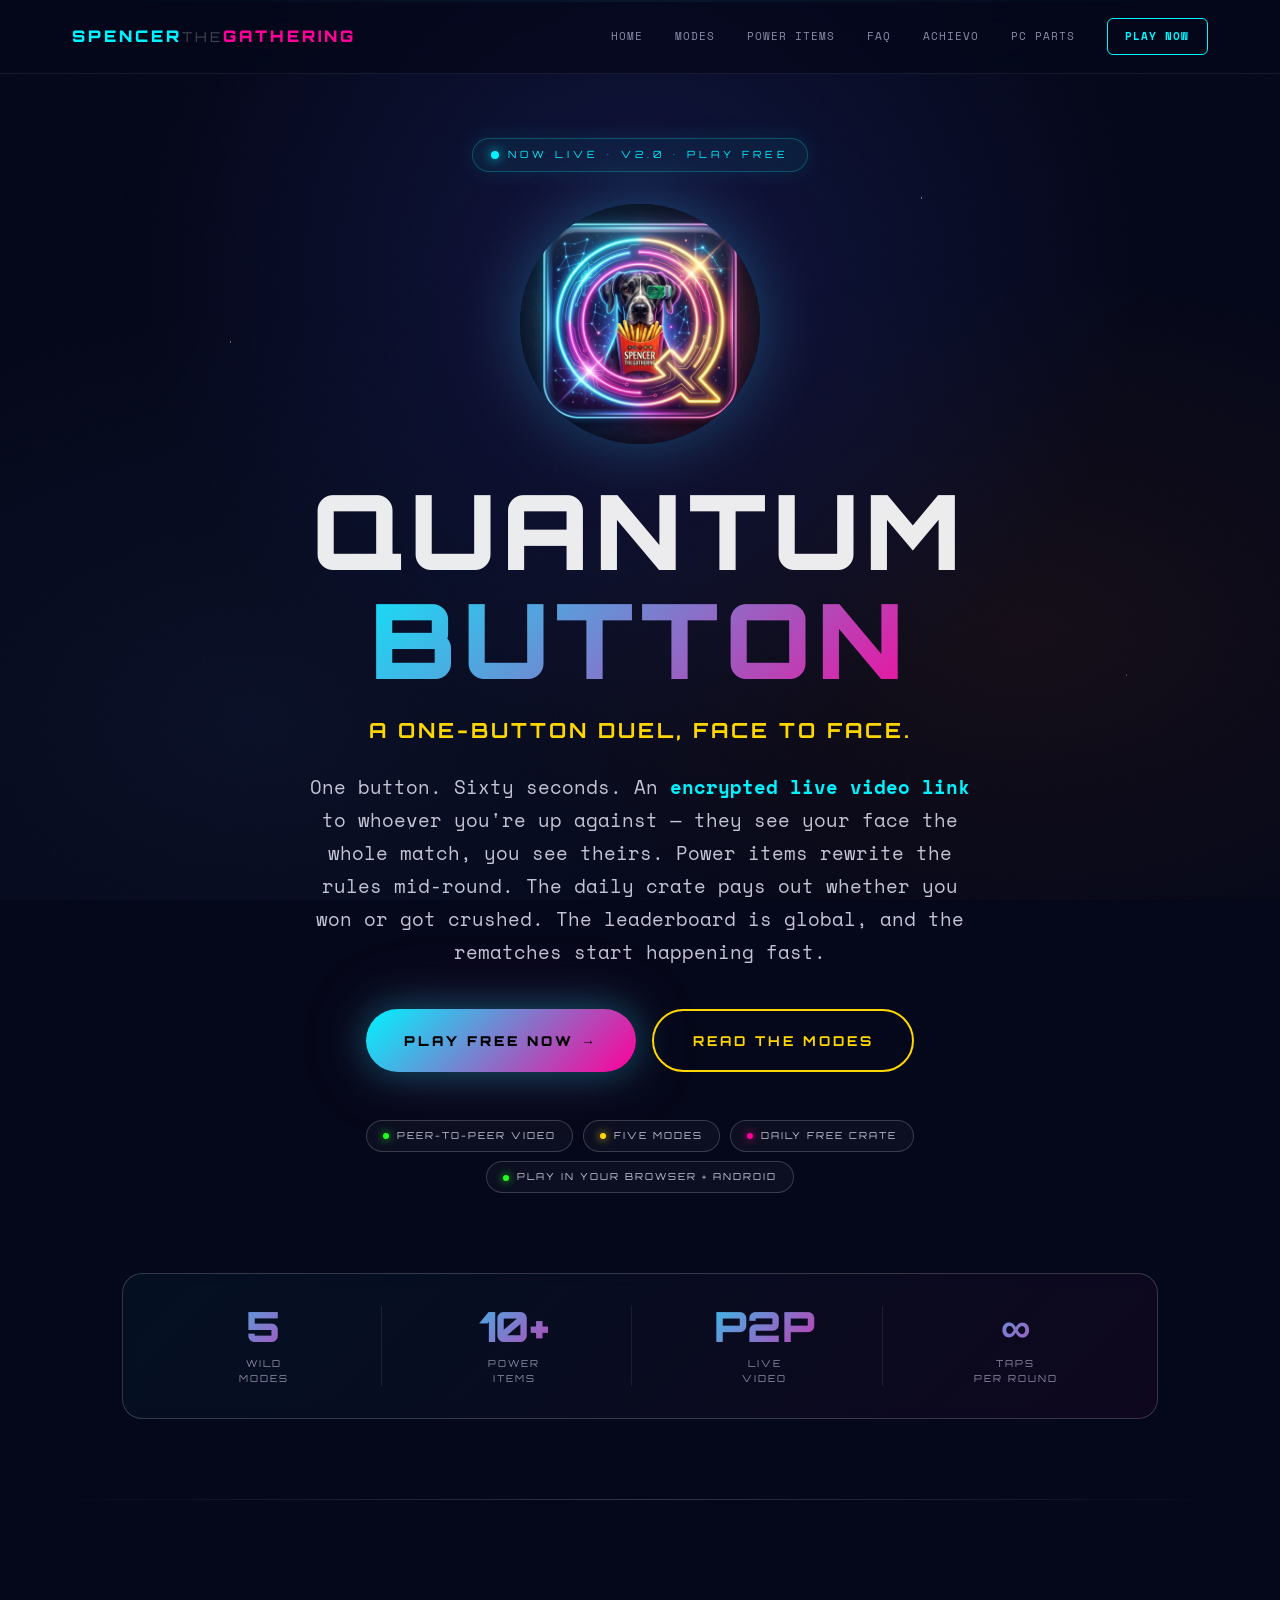
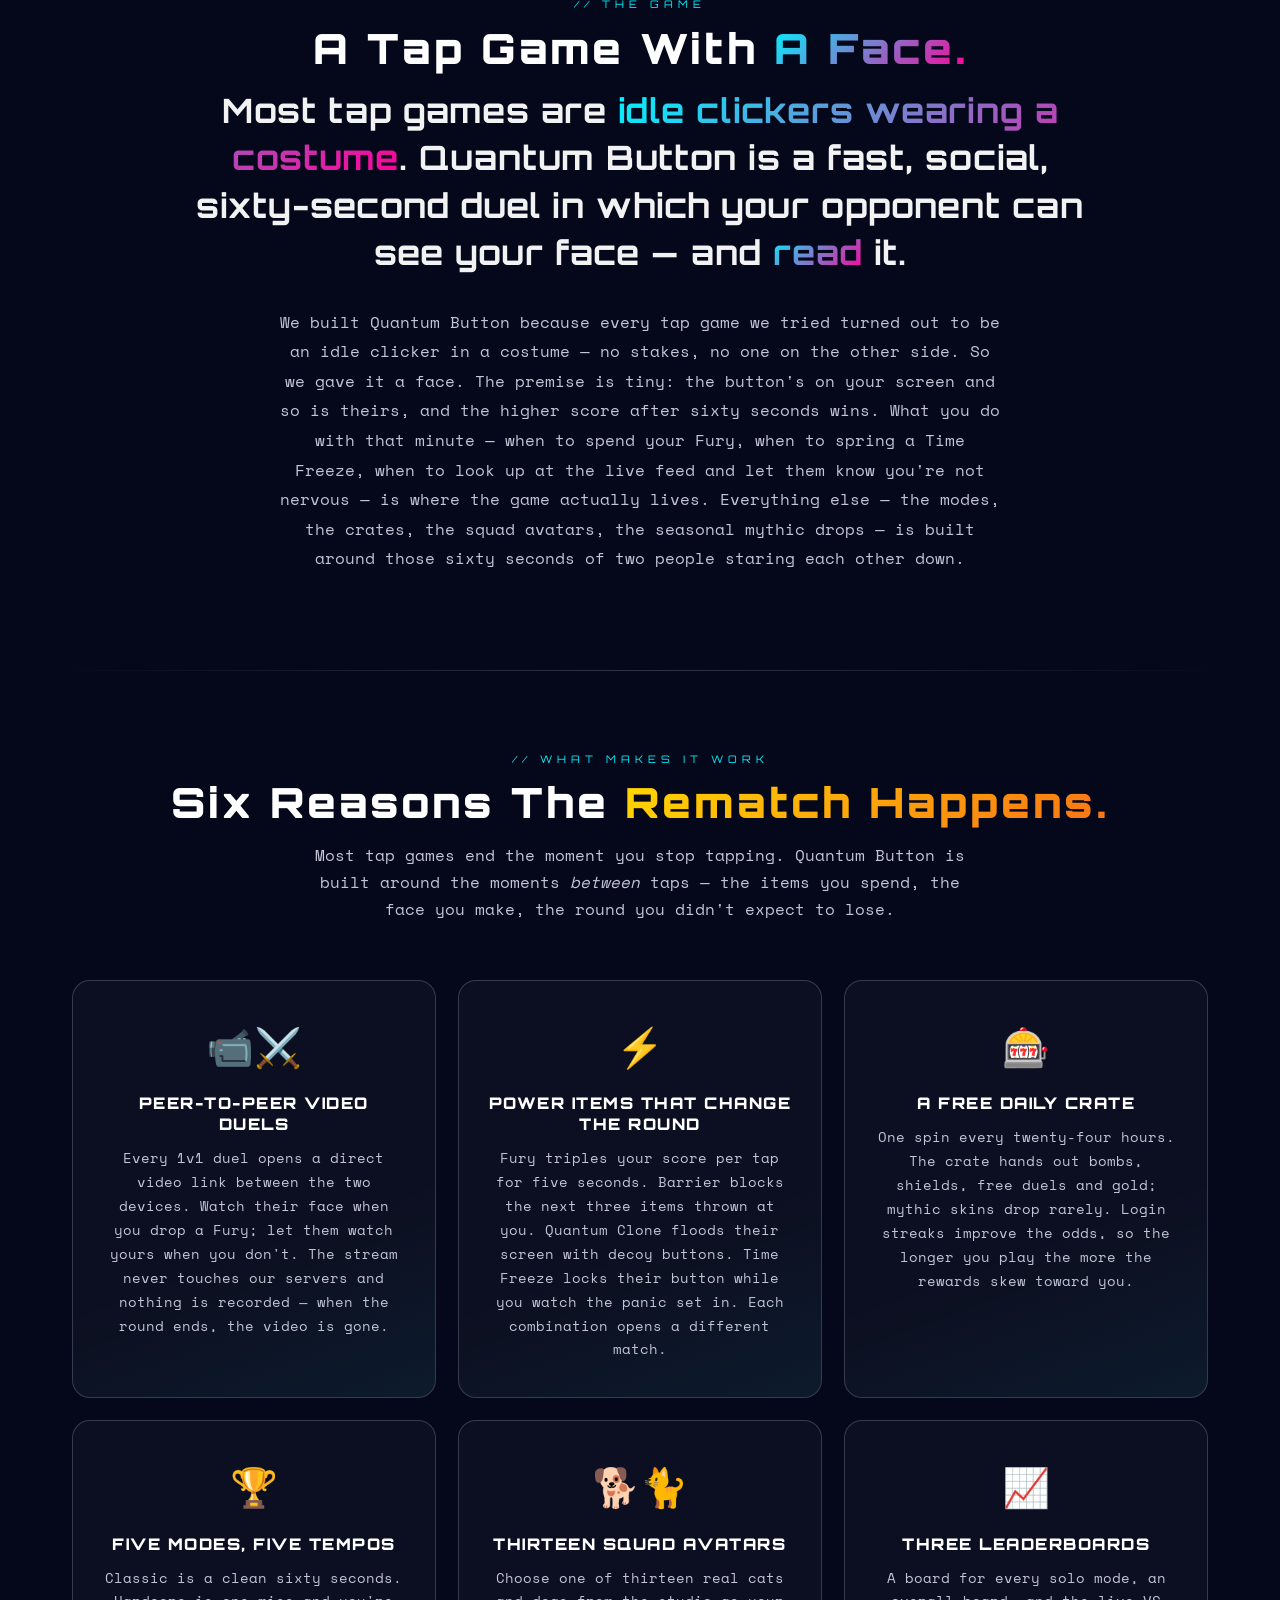
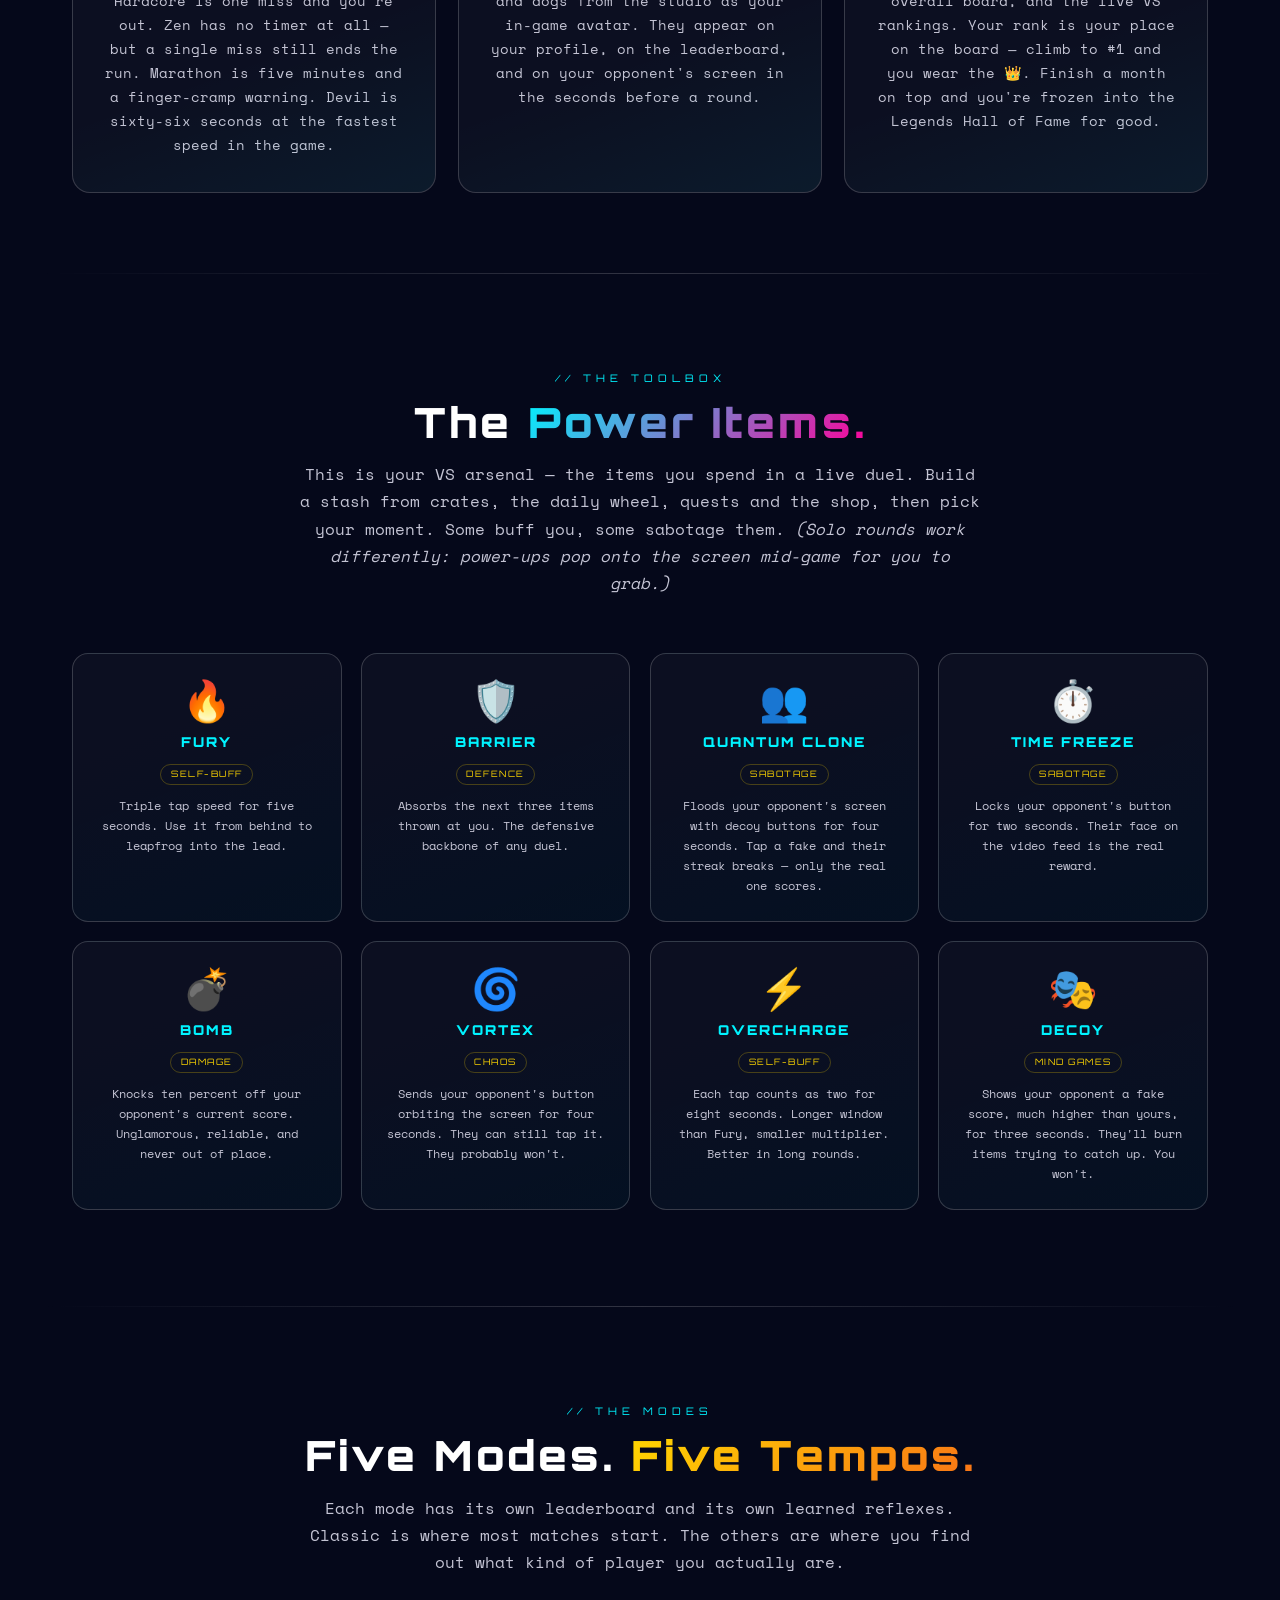
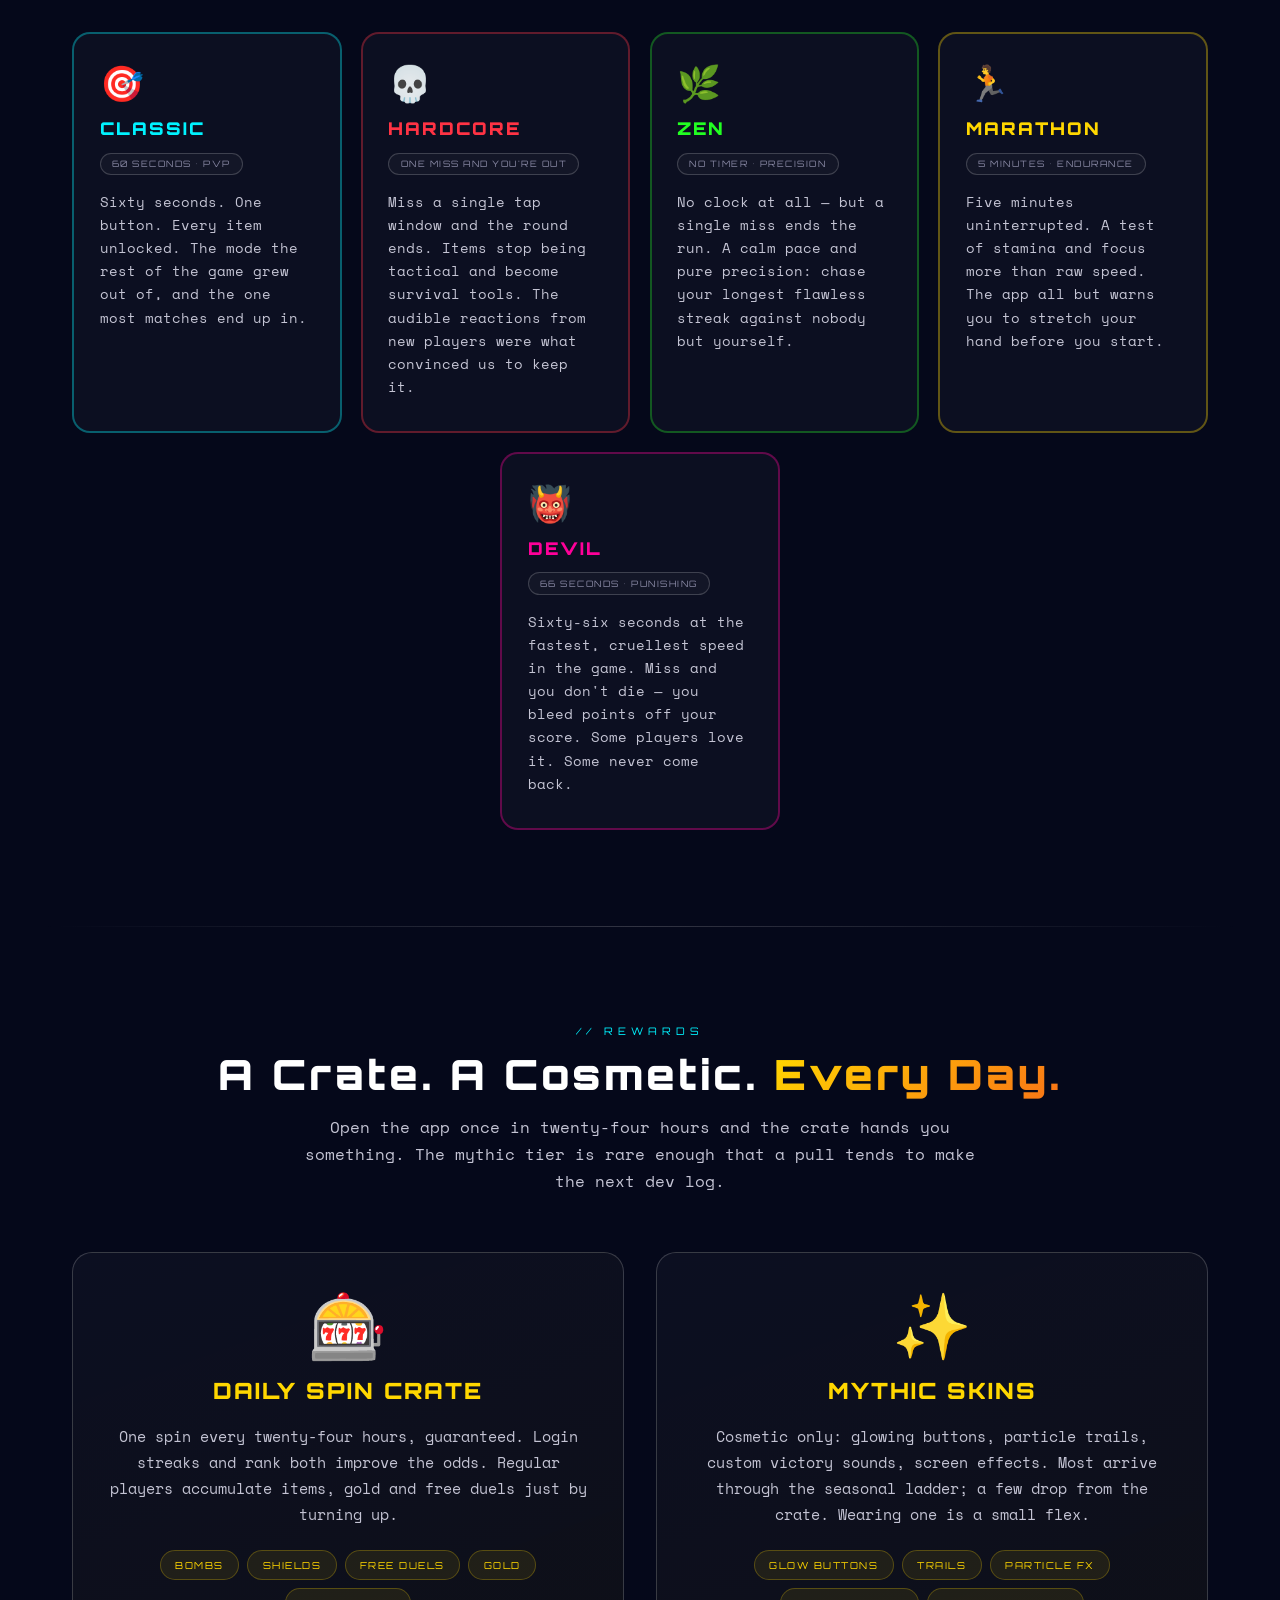
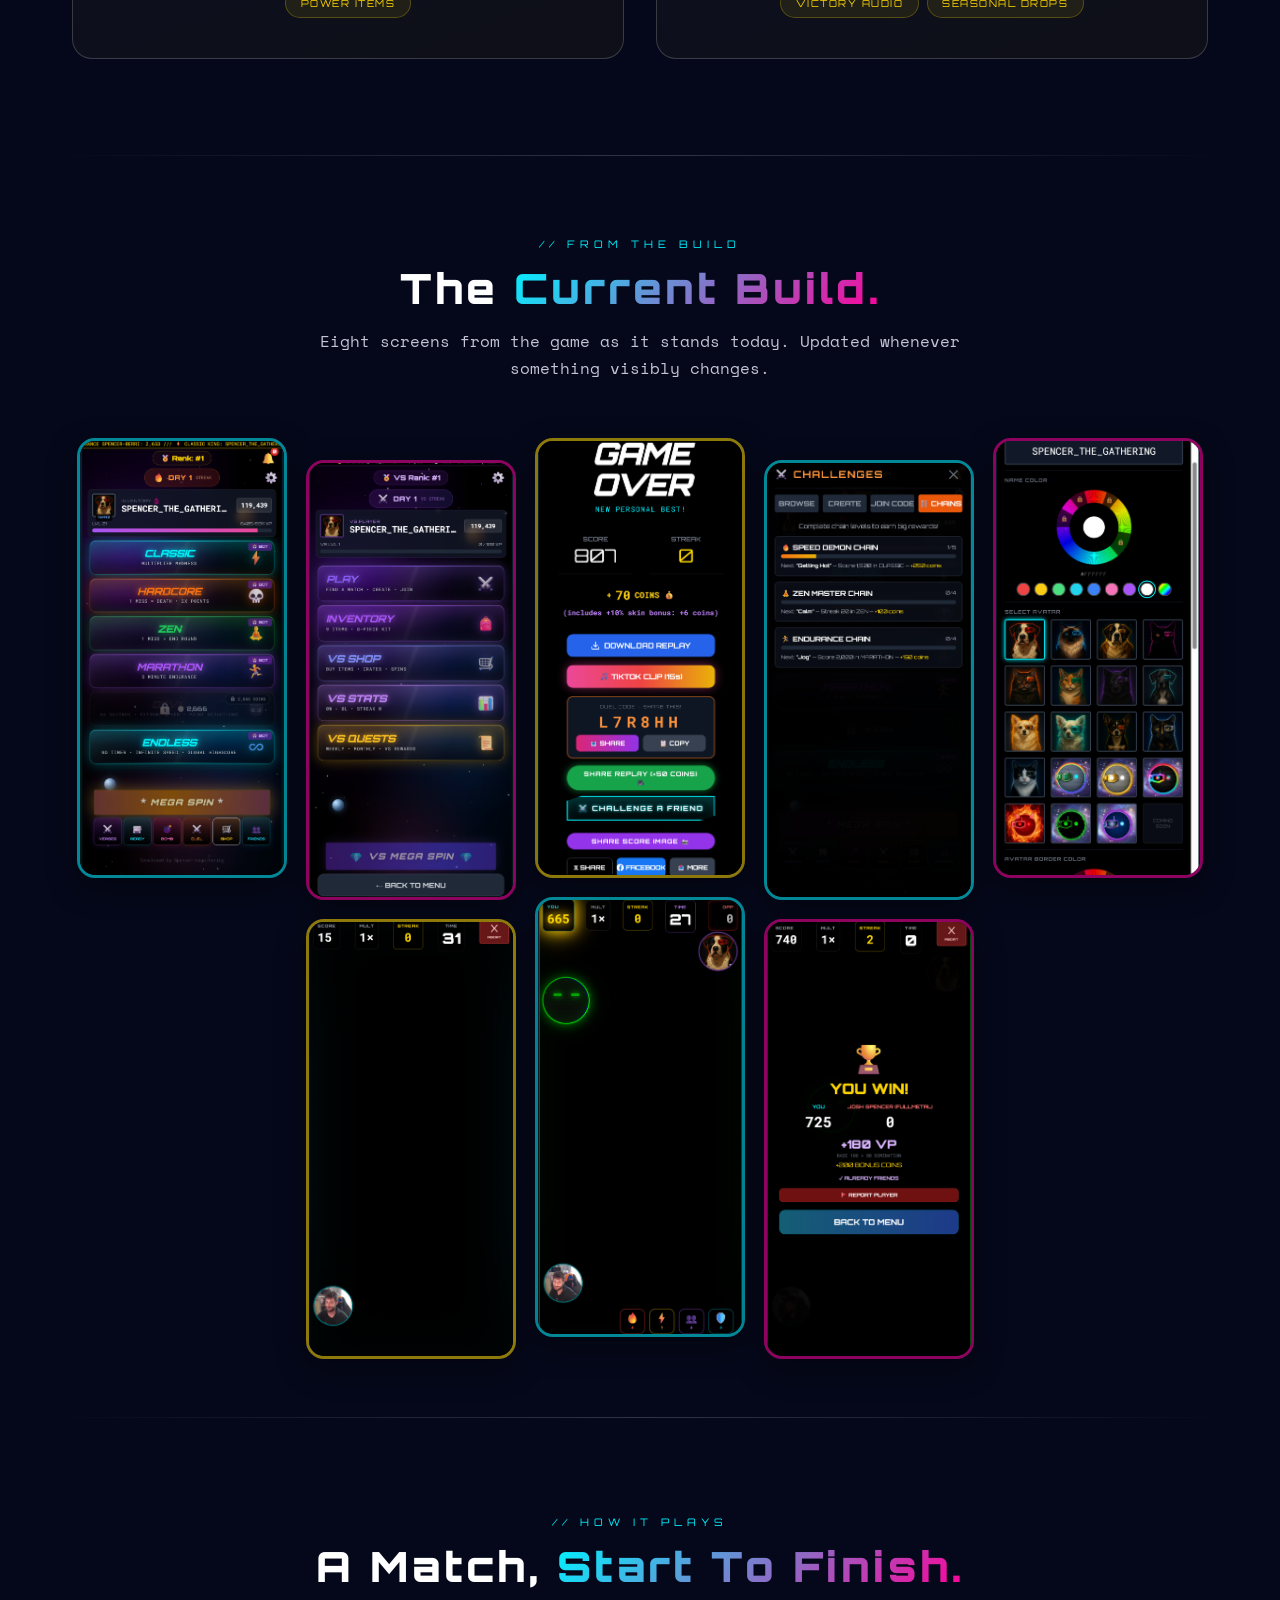
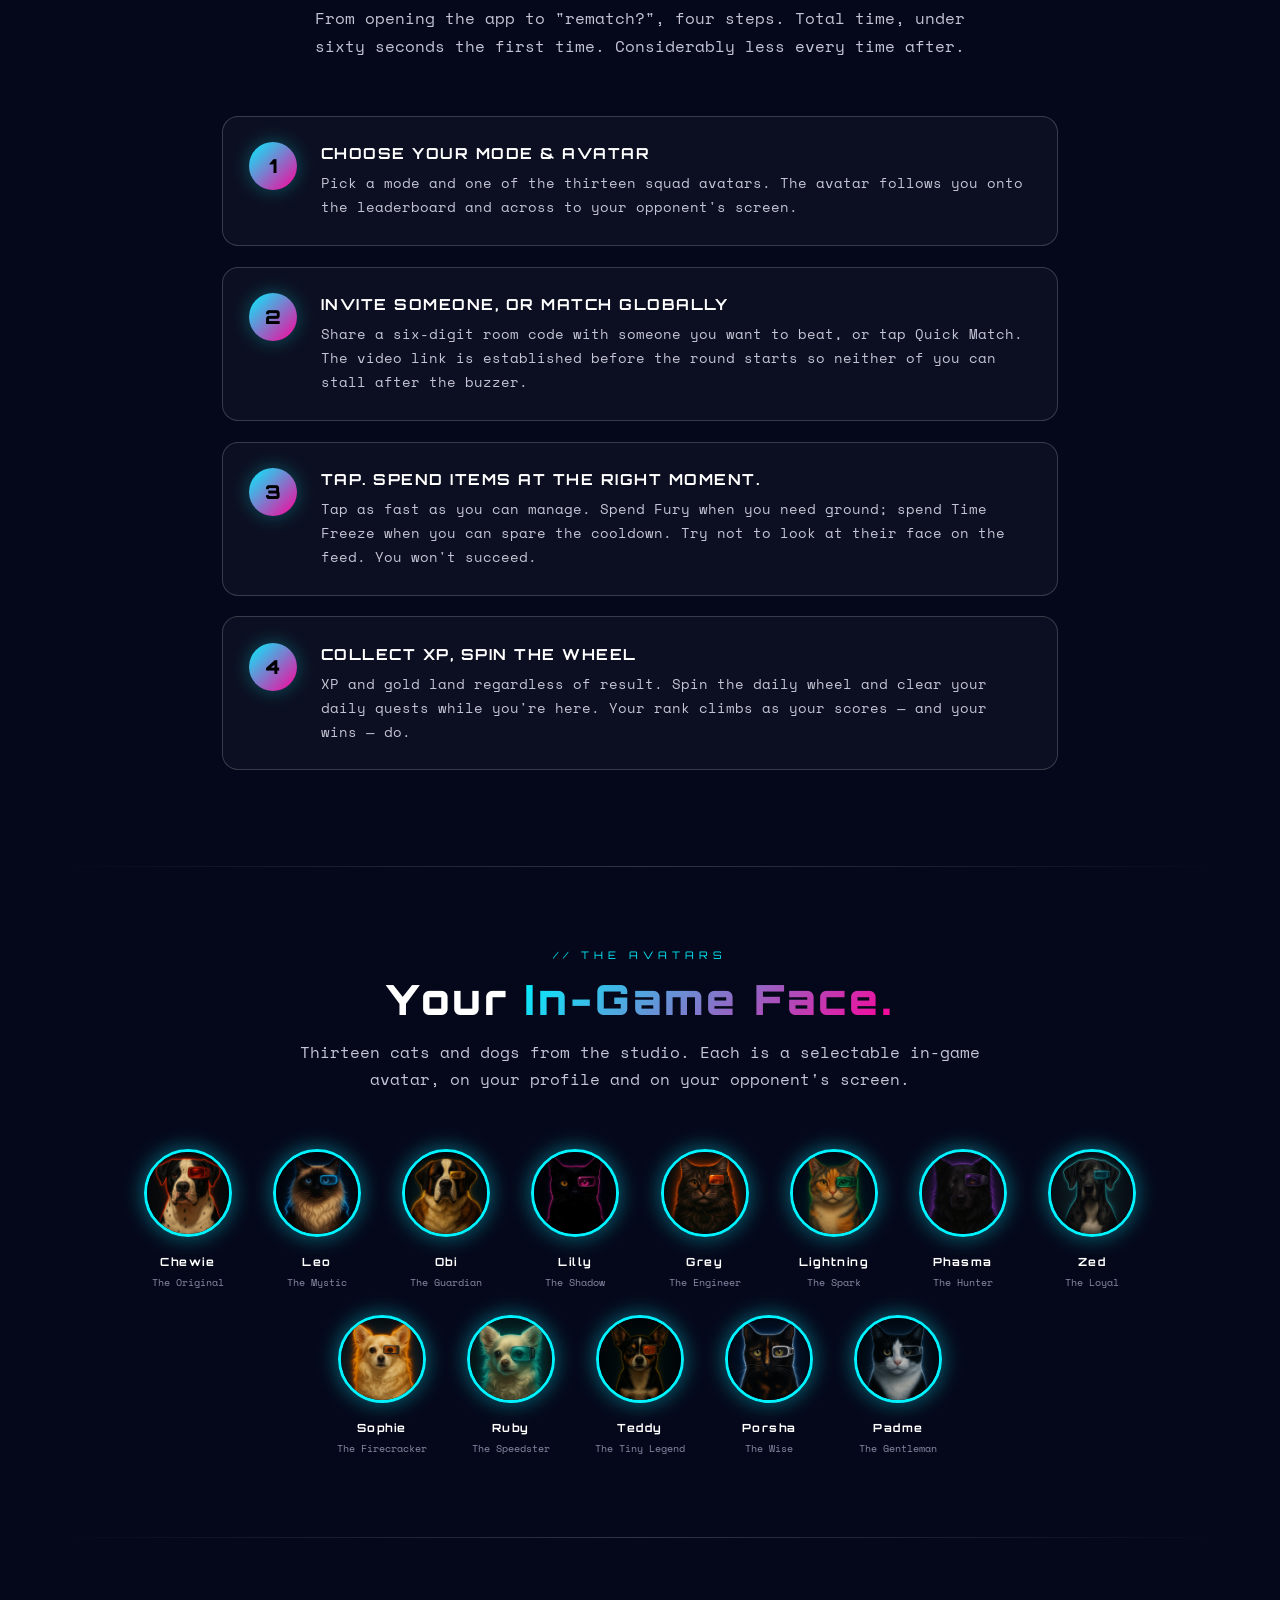
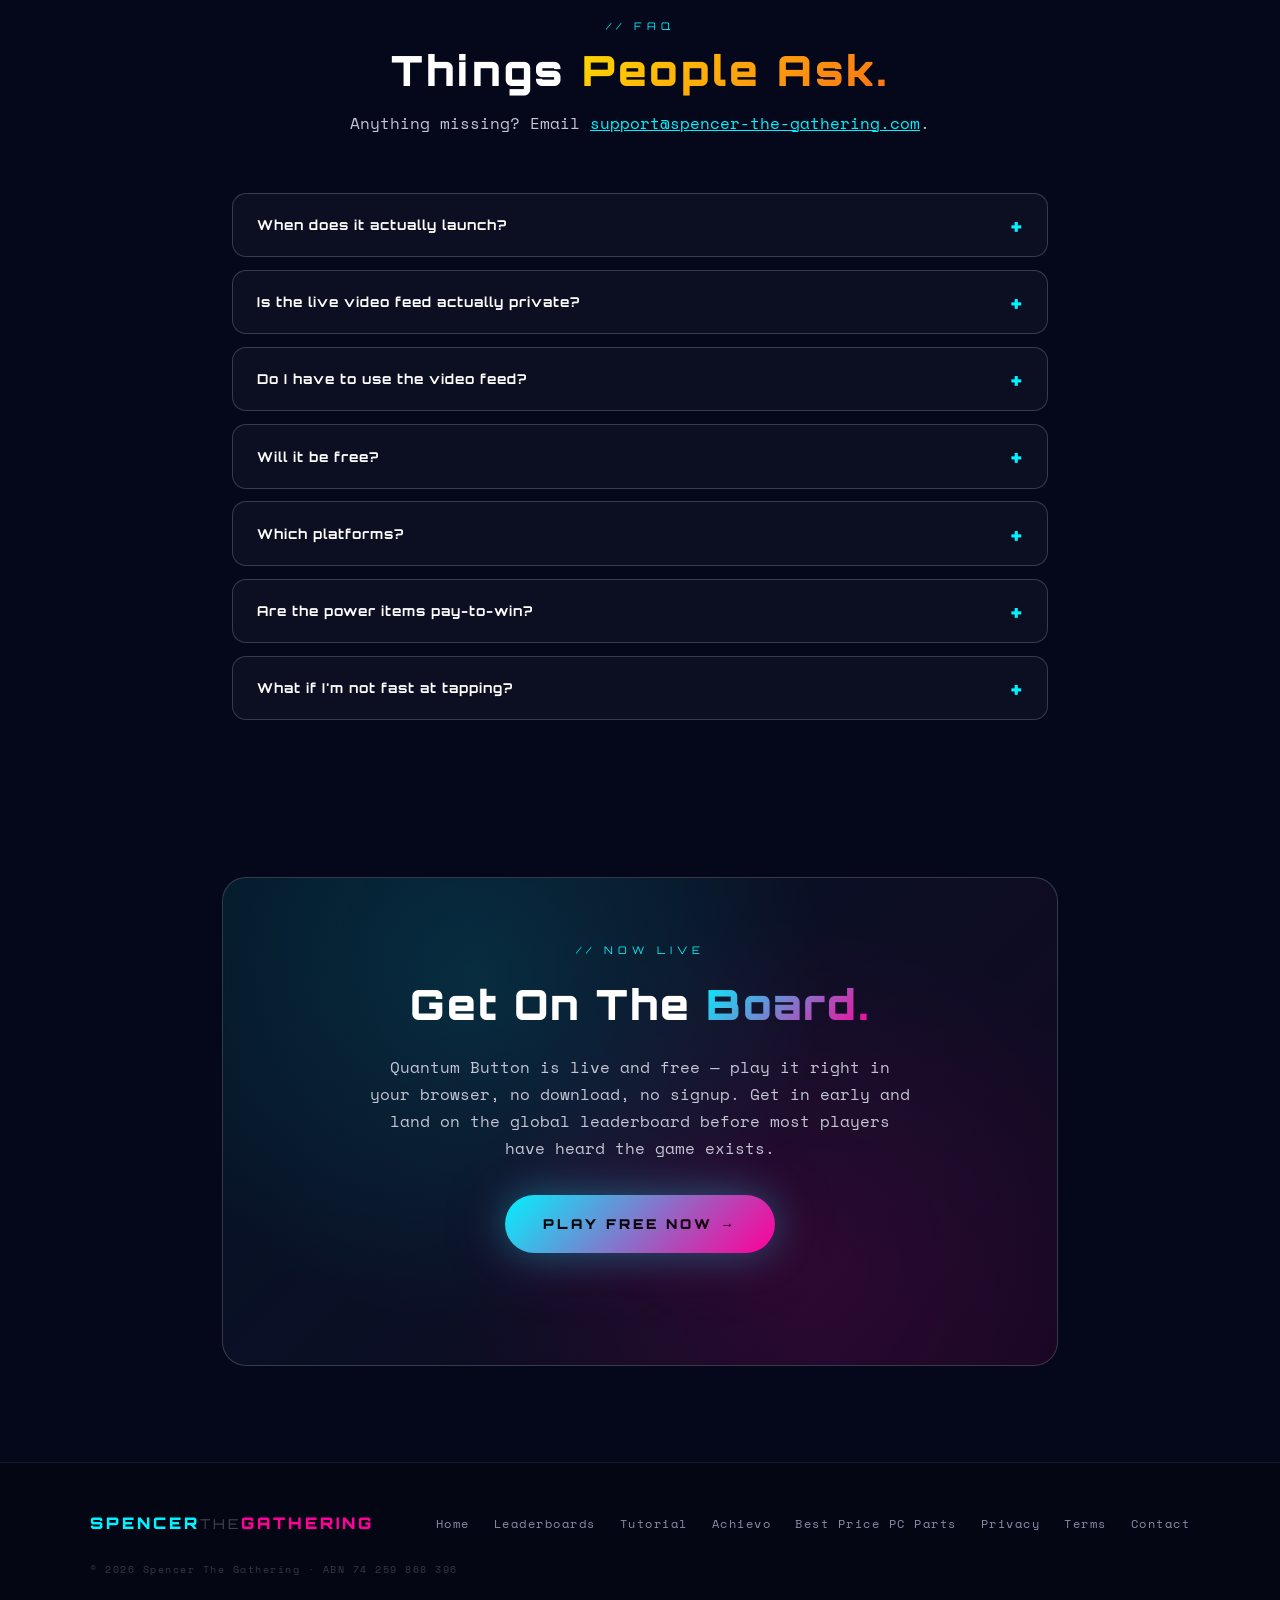
<file: quantum.html>
<!DOCTYPE html>
<html lang="en">
<head>
    <meta charset="UTF-8">
    <meta name="viewport" content="width=device-width, initial-scale=1.0">
    <meta name="google-adsense-account" content="ca-pub-4011788677979740">
    <title>Quantum Button — Tap. Battle. Become Legend. | Spencer The Gathering</title>
    <meta name="description" content="The most addictive tap game on the planet. Private 1v1 PvP with LIVE VIDEO FEED of your opponent. Power items, daily spin crates, mythic skins, 5 wild modes. Beta launching soon.">
    <meta name="theme-color" content="#05081a">
    <meta property="og:title" content="Quantum Button — Tap. Battle. Become Legend.">
    <meta property="og:description" content="Private 1v1 PvP with live video feed. Power items. Daily crates. Mythic skins. The most addictive tap game on the planet.">
    <meta property="og:image" content="https://spencer-the-gathering.com/quantum-logo.jpg">
    <meta property="og:url" content="https://spencer-the-gathering.com/quantum.html">
    <link rel="apple-touch-icon" sizes="180x180" href="apple-touch-icon.png">
    <link rel="icon" type="image/png" sizes="32x32" href="favicon-32x32.png">
    <link rel="icon" type="image/png" sizes="16x16" href="favicon-16x16.png">
    <link rel="shortcut icon" href="favicon.ico">
    <link rel="manifest" href="site.webmanifest">
    <link rel="preload" href="fonts/orbitron.woff2" as="font" type="font/woff2" crossorigin>
    <link rel="preload" href="fonts/spacemono-400.woff2" as="font" type="font/woff2" crossorigin>
    <link rel="stylesheet" href="fonts.css">
    <style>
        *,*::before,*::after{margin:0;padding:0;box-sizing:border-box}
        :root{
            --neon-blue:#00f3ff;--neon-pink:#ff0099;--neon-gold:#ffd700;
            --neon-green:#22ff22;--neon-orange:#f97316;--neon-red:#ff3344;--neon-purple:#9b5cff;
            --bg-dark:#05081a;--bg-darker:#03051a;
            --glass-bg:rgba(255,255,255,0.03);--glass-bg-hi:rgba(255,255,255,0.06);
            --glass-border:rgba(255,255,255,0.08);--glass-border-hi:rgba(255,255,255,0.18);
            --text-dim:#8b8ba7;--text-body:#c4c4d4;--text-bright:#fff
        }
        body,a,button{cursor:url("data:image/svg+xml,%3Csvg xmlns='http://www.w3.org/2000/svg' width='32' height='32' viewBox='0 0 32 32'%3E%3Ccircle cx='16' cy='16' r='14' fill='%232d3748' stroke='%2300f3ff' stroke-width='2'/%3E%3Ccircle cx='10' cy='14' r='3' fill='%2300f3ff'/%3E%3Ccircle cx='22' cy='14' r='3' fill='%2300f3ff'/%3E%3Crect x='9' y='20' width='14' height='2' rx='1' fill='%2300f3ff' opacity='0.6'/%3E%3C/svg%3E") 16 16,auto}
        a:hover,button:hover{cursor:url("data:image/svg+xml,%3Csvg xmlns='http://www.w3.org/2000/svg' width='32' height='32' viewBox='0 0 32 32'%3E%3Ccircle cx='16' cy='16' r='14' fill='%232d3748' stroke='%23ff0099' stroke-width='2'/%3E%3Ccircle cx='10' cy='14' r='3' fill='%23ff0099'/%3E%3Ccircle cx='22' cy='14' r='3' fill='%23ff0099'/%3E%3Crect x='9' y='20' width='14' height='2' rx='1' fill='%23ff0099' opacity='0.8'/%3E%3C/svg%3E") 16 16,pointer}
        html{scroll-behavior:smooth;scroll-padding-top:80px}
        body{background:var(--bg-dark);color:#fff;font-family:'Space Mono',monospace;overflow-x:hidden;line-height:1.6}
        body::before{content:'';position:fixed;inset:0;background:radial-gradient(ellipse at 50% 30%,#111640 0%,transparent 55%),radial-gradient(ellipse at 80% 70%,rgba(60,30,20,0.3) 0%,transparent 40%),radial-gradient(ellipse at 20% 80%,rgba(20,30,60,0.4) 0%,transparent 40%),var(--bg-dark);pointer-events:none;z-index:0}
        .stars,.stars-2{position:fixed;inset:0;pointer-events:none;z-index:0}
        .stars{background-image:radial-gradient(1px 1px at 10% 20%,rgba(255,255,255,.6) 50%,transparent 50%),radial-gradient(1px 1px at 25% 45%,rgba(255,255,255,.5) 50%,transparent 50%),radial-gradient(1px 1px at 40% 15%,rgba(255,255,255,.7) 50%,transparent 50%),radial-gradient(1px 1px at 55% 70%,rgba(255,255,255,.4) 50%,transparent 50%),radial-gradient(1px 1px at 70% 35%,rgba(255,255,255,.6) 50%,transparent 50%),radial-gradient(1px 1px at 85% 80%,rgba(255,255,255,.5) 50%,transparent 50%),radial-gradient(1px 1px at 15% 65%,rgba(255,255,255,.3) 50%,transparent 50%),radial-gradient(1px 1px at 50% 50%,rgba(255,255,255,.5) 50%,transparent 50%),radial-gradient(1px 1px at 90% 10%,rgba(255,255,255,.6) 50%,transparent 50%),radial-gradient(1px 1px at 5% 90%,rgba(255,255,255,.4) 50%,transparent 50%),radial-gradient(1px 1px at 35% 85%,rgba(255,255,255,.5) 50%,transparent 50%),radial-gradient(1px 1px at 65% 5%,rgba(255,255,255,.6) 50%,transparent 50%);animation:twinkle 4s ease-in-out infinite alternate}
        .stars-2{background-image:radial-gradient(1.5px 1.5px at 18% 38%,rgba(255,180,100,.5) 50%,transparent 50%),radial-gradient(1.5px 1.5px at 48% 62%,rgba(255,200,150,.4) 50%,transparent 50%),radial-gradient(1.5px 1.5px at 72% 22%,rgba(200,220,255,.5) 50%,transparent 50%),radial-gradient(1.5px 1.5px at 88% 75%,rgba(255,180,120,.3) 50%,transparent 50%),radial-gradient(1.5px 1.5px at 32% 92%,rgba(220,200,255,.4) 50%,transparent 50%);animation:twinkle 6s ease-in-out 1s infinite alternate}
        @keyframes twinkle{0%{opacity:.6}100%{opacity:1}}
        .noise-overlay{position:fixed;inset:0;opacity:.012;background-image:url("data:image/svg+xml,%3Csvg viewBox='0 0 256 256' xmlns='http://www.w3.org/2000/svg'%3E%3Cfilter id='n'%3E%3CfeTurbulence type='fractalNoise' baseFrequency='0.9' numOctaves='4' stitchTiles='stitch'/%3E%3C/filter%3E%3Crect width='100%25' height='100%25' filter='url(%23n)'/%3E%3C/svg%3E");pointer-events:none;z-index:1}
        .content{position:relative;z-index:2}
        .scanline{position:fixed;top:0;left:0;width:100%;height:2px;background:linear-gradient(to right,transparent,var(--neon-blue),transparent);opacity:.06;animation:scanline-move 10s linear infinite;pointer-events:none;z-index:999}
        @keyframes scanline-move{0%{top:-2px}100%{top:100vh}}

        .gtext{background:linear-gradient(135deg,var(--neon-blue),var(--neon-pink));-webkit-background-clip:text;background-clip:text;-webkit-text-fill-color:transparent;color:transparent}
        .gtext-gold{background:linear-gradient(135deg,var(--neon-gold),var(--neon-orange));-webkit-background-clip:text;background-clip:text;-webkit-text-fill-color:transparent;color:transparent}

        /* NAV */
        .nav-wrap{position:sticky;top:0;z-index:100;backdrop-filter:blur(14px);-webkit-backdrop-filter:blur(14px);background:rgba(5,8,26,.7);border-bottom:1px solid var(--glass-border)}
        nav{width:100%;max-width:1200px;margin:0 auto;padding:1.1rem 2rem;display:flex;justify-content:space-between;align-items:center;gap:1rem}
        .logo{font-family:'Orbitron',sans-serif;font-weight:900;font-size:1rem;letter-spacing:3px;text-decoration:none;text-transform:uppercase;flex-shrink:0}
        .logo-s{color:var(--neon-blue)}.logo-t{color:rgba(255,255,255,.25);font-weight:400;font-size:.85rem}.logo-g{color:var(--neon-pink)}
        .nav-links{display:flex;gap:2rem;align-items:center}
        .nav-links a{color:var(--text-dim);text-decoration:none;font-size:.7rem;letter-spacing:1px;text-transform:uppercase;white-space:nowrap;transition:all .3s;position:relative}
        .nav-links a::after{content:'';position:absolute;bottom:-4px;left:0;width:0;height:1px;background:var(--neon-blue);box-shadow:0 0 8px var(--neon-blue);transition:width .3s}
        .nav-links a:hover{color:var(--neon-blue)}.nav-links a:hover::after{width:100%}
        .nav-cta{padding:.55rem 1.1rem;border:1px solid var(--neon-blue);color:var(--neon-blue)!important;border-radius:6px;font-weight:700}
        .nav-cta:hover{background:var(--neon-blue);color:#000!important;box-shadow:0 0 18px rgba(0,243,255,.4)}
        .nav-cta::after{display:none}
        .menu-btn{display:none;background:transparent;border:1px solid var(--glass-border-hi);color:var(--text-bright);padding:.55rem .8rem;border-radius:6px;font-family:'Orbitron',sans-serif;font-size:.65rem;letter-spacing:2px}

        /* HERO */
        .hero{min-height:92vh;display:flex;flex-direction:column;align-items:center;justify-content:center;text-align:center;padding:4rem 2rem 3rem;max-width:1100px;margin:0 auto;position:relative}
        .hero-eyebrow{display:inline-flex;align-items:center;gap:.6rem;font-family:'Orbitron',sans-serif;font-size:.62rem;letter-spacing:4px;text-transform:uppercase;color:var(--neon-blue);background:rgba(0,243,255,.06);border:1px solid rgba(0,243,255,.25);padding:.5rem 1.1rem;border-radius:100px;margin-bottom:2rem;box-shadow:0 0 24px rgba(0,243,255,.1)}
        .hero-eyebrow .pulse{width:8px;height:8px;border-radius:50%;background:var(--neon-blue);box-shadow:0 0 12px var(--neon-blue);animation:pulse 1.6s ease-in-out infinite}
        @keyframes pulse{0%,100%{opacity:1;transform:scale(1)}50%{opacity:.4;transform:scale(.7)}}

        .game-logo{width:240px;height:240px;border-radius:50%;animation:logo-pulse 1.5s ease-in-out infinite;box-shadow:0 0 60px rgba(0,243,255,.25),0 0 120px rgba(255,0,153,.1);margin-bottom:2rem}
        @keyframes logo-pulse{0%,100%{transform:scale(1)}50%{transform:scale(1.06)}}

        .hero h1{font-family:'Orbitron',sans-serif;font-weight:900;font-size:clamp(2.8rem,9vw,6.5rem);letter-spacing:6px;margin-bottom:1.25rem;line-height:1.05}
        .hero h1 .line1{display:block;color:rgba(255,255,255,.92)}
        .hero h1 .line2{display:block}
        .hero-tagline{color:var(--neon-gold);font-family:'Orbitron',sans-serif;font-weight:700;font-size:clamp(1rem,2vw,1.3rem);letter-spacing:3px;margin-bottom:1.5rem;text-transform:uppercase}
        .hero-sub{color:var(--text-body);font-size:clamp(1rem,2vw,1.18rem);max-width:680px;margin:0 auto 2.5rem;line-height:1.75}
        .hero-sub strong{color:var(--neon-blue);font-weight:700}

        .hero-ctas{display:flex;flex-wrap:wrap;gap:1rem;justify-content:center;margin-bottom:3rem}
        .btn-primary{display:inline-flex;align-items:center;gap:.7rem;padding:1.15rem 2.4rem;background:linear-gradient(135deg,var(--neon-blue),var(--neon-pink));color:#000;font-family:'Orbitron',sans-serif;font-weight:900;font-size:.85rem;letter-spacing:3px;text-transform:uppercase;text-decoration:none;border-radius:100px;box-shadow:0 0 40px rgba(0,243,255,.35),0 0 80px rgba(255,0,153,.15);transition:all .3s cubic-bezier(.4,0,.2,1)}
        .btn-primary:hover{transform:translateY(-2px) scale(1.03);box-shadow:0 0 60px rgba(0,243,255,.5),0 0 120px rgba(255,0,153,.25)}
        .btn-secondary{display:inline-flex;align-items:center;gap:.7rem;padding:1.15rem 2.4rem;background:transparent;color:var(--neon-gold);font-family:'Orbitron',sans-serif;font-weight:700;font-size:.85rem;letter-spacing:3px;text-transform:uppercase;text-decoration:none;border:2px solid var(--neon-gold);border-radius:100px;transition:all .3s}
        .btn-secondary:hover{background:var(--neon-gold);color:#000;box-shadow:0 0 30px rgba(255,215,0,.4)}

        .hero-badges{display:flex;flex-wrap:wrap;gap:.6rem;justify-content:center;max-width:720px}
        .hero-badge{font-family:'Orbitron',sans-serif;font-size:.6rem;letter-spacing:2px;text-transform:uppercase;padding:.45rem 1rem;border-radius:100px;background:var(--glass-bg);border:1px solid var(--glass-border-hi);color:var(--text-body)}
        .hero-badge .dot{display:inline-block;width:6px;height:6px;border-radius:50%;background:var(--neon-green);margin-right:.5rem;vertical-align:middle;box-shadow:0 0 8px var(--neon-green)}
        .hero-badge .dot.gold{background:var(--neon-gold);box-shadow:0 0 8px var(--neon-gold)}
        .hero-badge .dot.pink{background:var(--neon-pink);box-shadow:0 0 8px var(--neon-pink)}

        /* STATS STRIP */
        .stats-strip{max-width:1100px;margin:2rem auto 0;padding:0 2rem}
        .stats-row{display:grid;grid-template-columns:repeat(4,1fr);gap:1rem;background:linear-gradient(135deg,rgba(0,243,255,.04),rgba(255,0,153,.04));border:1px solid var(--glass-border-hi);border-radius:20px;padding:2rem 1.5rem;backdrop-filter:blur(8px)}
        .stat{text-align:center;border-right:1px solid var(--glass-border)}
        .stat:last-child{border-right:none}
        .stat-num{font-family:'Orbitron',sans-serif;font-weight:900;font-size:clamp(1.8rem,4vw,2.6rem);background:linear-gradient(135deg,var(--neon-blue),var(--neon-pink));-webkit-background-clip:text;background-clip:text;-webkit-text-fill-color:transparent;color:transparent;line-height:1}
        .stat-label{font-family:'Orbitron',sans-serif;font-size:.6rem;letter-spacing:2px;text-transform:uppercase;color:var(--text-dim);margin-top:.5rem}

        /* SECTION GENERIC */
        .container{max-width:1200px;margin:0 auto;padding:6rem 2rem}
        .section-eyebrow{font-family:'Orbitron',sans-serif;font-size:.65rem;letter-spacing:5px;text-transform:uppercase;color:var(--neon-blue);text-align:center;margin-bottom:.8rem}
        .section-title{font-family:'Orbitron',sans-serif;font-weight:900;font-size:clamp(1.8rem,4vw,2.6rem);text-align:center;margin-bottom:1rem;letter-spacing:3px;line-height:1.1}
        .section-subtitle{text-align:center;color:var(--text-body);font-size:1rem;margin:0 auto 3.5rem;max-width:680px;line-height:1.7}
        .divider{max-width:1200px;margin:0 auto;height:1px;background:linear-gradient(to right,transparent,var(--glass-border-hi),transparent)}

        /* MANIFESTO */
        .manifesto{padding:6rem 2rem;max-width:1000px;margin:0 auto;text-align:center}
        .manifesto-quote{font-family:'Orbitron',sans-serif;font-weight:700;font-size:clamp(1.4rem,3.2vw,2.1rem);line-height:1.4;letter-spacing:1px;margin-bottom:2rem;color:rgba(255,255,255,.95)}
        .manifesto-quote em{font-style:normal;background:linear-gradient(135deg,var(--neon-blue),var(--neon-pink));-webkit-background-clip:text;background-clip:text;-webkit-text-fill-color:transparent;color:transparent}
        .manifesto-body{color:var(--text-body);max-width:720px;margin:0 auto;font-size:1rem;line-height:1.85}

        /* FEATURES (PILLARS) */
        .features-section{padding:5rem 2rem;max-width:1200px;margin:0 auto}
        .features-grid{display:grid;grid-template-columns:repeat(auto-fit,minmax(280px,1fr));gap:1.4rem}
        .f-cell{background:var(--glass-bg);padding:2.2rem 1.8rem;border-radius:18px;border:1px solid var(--glass-border-hi);transition:all .35s;position:relative;overflow:hidden;text-align:center}
        .f-cell::before{content:'';position:absolute;inset:0;background:linear-gradient(160deg,transparent 60%,rgba(0,243,255,.05));pointer-events:none}
        .f-cell:hover{transform:translateY(-6px);border-color:rgba(0,243,255,.4);box-shadow:0 0 50px rgba(0,243,255,.12)}
        .f-icon{font-size:2.4rem;margin-bottom:1rem;display:inline-block}
        .f-cell h4{font-family:'Orbitron',sans-serif;font-weight:900;font-size:1rem;letter-spacing:1.5px;margin-bottom:.7rem;color:var(--text-bright);text-transform:uppercase;line-height:1.3}
        .f-cell p{font-size:.88rem;color:var(--text-body);line-height:1.7}

        /* POWER ITEMS */
        .powers{padding:6rem 2rem;max-width:1200px;margin:0 auto}
        .powers-grid{display:grid;grid-template-columns:repeat(auto-fit,minmax(230px,1fr));gap:1.2rem;margin-top:3rem}
        .power-card{background:linear-gradient(160deg,var(--glass-bg) 30%,rgba(0,243,255,.04));border:1px solid var(--glass-border-hi);border-radius:16px;padding:1.6rem 1.4rem;text-align:center;transition:all .35s}
        .power-card:hover{transform:translateY(-4px) scale(1.02);border-color:var(--neon-blue);box-shadow:0 0 32px rgba(0,243,255,.15)}
        .power-icon{font-size:2.5rem;display:block;margin-bottom:.7rem;line-height:1}
        .power-name{font-family:'Orbitron',sans-serif;font-weight:900;font-size:.85rem;letter-spacing:2px;color:var(--neon-blue);margin-bottom:.4rem;text-transform:uppercase}
        .power-tag{font-family:'Orbitron',sans-serif;font-size:.55rem;letter-spacing:1.5px;text-transform:uppercase;color:var(--neon-gold);margin-bottom:.7rem;display:inline-block;padding:.15rem .6rem;border:1px solid rgba(255,215,0,.25);border-radius:100px}
        .power-card p{font-size:.78rem;color:var(--text-body);line-height:1.6}

        /* MODES */
        .modes{padding:6rem 2rem;max-width:1200px;margin:0 auto}
        .modes-grid{display:flex;flex-wrap:wrap;justify-content:center;gap:1.2rem;margin-top:3rem}
        .mode-card{flex:1 1 240px;max-width:280px;padding:2rem 1.6rem;border-radius:18px;border:2px solid var(--glass-border-hi);background:var(--glass-bg);text-align:left;transition:all .35s;position:relative}
        .mode-card.mode-classic{border-color:rgba(0,243,255,.35)}
        .mode-card.mode-classic:hover{border-color:var(--neon-blue);box-shadow:0 0 40px rgba(0,243,255,.15)}
        .mode-card.mode-hardcore{border-color:rgba(255,51,68,.35)}
        .mode-card.mode-hardcore:hover{border-color:var(--neon-red);box-shadow:0 0 40px rgba(255,51,68,.18)}
        .mode-card.mode-zen{border-color:rgba(34,255,34,.3)}
        .mode-card.mode-zen:hover{border-color:var(--neon-green);box-shadow:0 0 40px rgba(34,255,34,.15)}
        .mode-card.mode-marathon{border-color:rgba(255,215,0,.35)}
        .mode-card.mode-marathon:hover{border-color:var(--neon-gold);box-shadow:0 0 40px rgba(255,215,0,.15)}
        .mode-card.mode-devil{border-color:rgba(255,0,153,.35)}
        .mode-card.mode-devil:hover{border-color:var(--neon-pink);box-shadow:0 0 40px rgba(255,0,153,.2)}
        .mode-card:hover{transform:translateY(-5px)}
        .mode-icon{font-size:2.2rem;margin-bottom:.8rem;display:block;line-height:1}
        .mode-name{font-family:'Orbitron',sans-serif;font-weight:900;font-size:1.1rem;letter-spacing:2px;margin-bottom:.4rem;text-transform:uppercase}
        .mode-name.mode-classic-c{color:var(--neon-blue)}
        .mode-name.mode-hardcore-c{color:var(--neon-red)}
        .mode-name.mode-zen-c{color:var(--neon-green)}
        .mode-name.mode-marathon-c{color:var(--neon-gold)}
        .mode-name.mode-devil-c{color:var(--neon-pink)}
        .mode-tag{display:inline-block;font-family:'Orbitron',sans-serif;font-size:.55rem;letter-spacing:1.5px;text-transform:uppercase;padding:.2rem .7rem;background:var(--glass-bg);border:1px solid var(--glass-border-hi);color:var(--text-dim);border-radius:100px;margin-bottom:1rem}
        .mode-card p{font-size:.85rem;color:var(--text-body);line-height:1.7}

        /* CRATES & SKINS */
        .crates{padding:6rem 2rem;max-width:1200px;margin:0 auto}
        .crates-split{display:grid;grid-template-columns:1fr 1fr;gap:2rem;margin-top:3rem}
        .crate-box{background:linear-gradient(160deg,var(--glass-bg),rgba(255,215,0,.04));border:1px solid var(--glass-border-hi);border-radius:20px;padding:2.5rem 2rem;text-align:center;transition:all .35s}
        .crate-box:hover{transform:translateY(-5px);border-color:var(--neon-gold);box-shadow:0 0 50px rgba(255,215,0,.12)}
        .crate-box .big-icon{font-size:4rem;display:block;margin-bottom:1rem;line-height:1}
        .crate-box h3{font-family:'Orbitron',sans-serif;font-weight:900;font-size:1.4rem;letter-spacing:2px;margin-bottom:1rem;color:var(--neon-gold);text-transform:uppercase}
        .crate-box p{color:var(--text-body);font-size:.95rem;line-height:1.7;margin-bottom:1.4rem}
        .crate-rewards{display:flex;flex-wrap:wrap;gap:.5rem;justify-content:center}
        .reward-pill{font-family:'Orbitron',sans-serif;font-size:.6rem;letter-spacing:1.5px;text-transform:uppercase;padding:.4rem .9rem;border-radius:100px;background:rgba(255,215,0,.08);border:1px solid rgba(255,215,0,.25);color:var(--neon-gold)}

        /* SCREENSHOTS */
        .peek{padding:5rem 2rem;max-width:1300px;margin:0 auto;text-align:center;overflow:hidden}
        .peek-rail{display:flex;gap:1.2rem;justify-content:center;flex-wrap:wrap;margin-top:2.5rem}
        .peek-rail img{width:210px;height:auto;max-height:440px;border-radius:18px;object-fit:cover;border:3px solid var(--glass-border-hi);transition:all .4s;box-shadow:0 10px 30px rgba(0,0,0,.4)}
        .peek-rail img:nth-child(8n+1){border-color:rgba(0,243,255,.55)}
        .peek-rail img:nth-child(8n+2){border-color:rgba(255,0,153,.55);transform:translateY(22px)}
        .peek-rail img:nth-child(8n+3){border-color:rgba(255,215,0,.55)}
        .peek-rail img:nth-child(8n+4){border-color:rgba(0,243,255,.55);transform:translateY(22px)}
        .peek-rail img:nth-child(8n+5){border-color:rgba(255,0,153,.55)}
        .peek-rail img:nth-child(8n+6){border-color:rgba(255,215,0,.55);transform:translateY(22px)}
        .peek-rail img:nth-child(8n+7){border-color:rgba(0,243,255,.55)}
        .peek-rail img:nth-child(8n){border-color:rgba(255,0,153,.55);transform:translateY(22px)}
        .peek-rail img:hover{transform:translateY(-10px) scale(1.04);box-shadow:0 20px 50px rgba(0,243,255,.25)}

        /* HOW IT WORKS */
        .how{padding:6rem 2rem;max-width:900px;margin:0 auto}
        .steps{display:grid;gap:1.3rem;margin-top:3rem}
        .step{display:flex;gap:1.5rem;align-items:flex-start;background:var(--glass-bg);border:1px solid var(--glass-border-hi);padding:1.6rem 1.6rem;border-radius:16px;transition:all .3s}
        .step:hover{border-color:rgba(0,243,255,.3);background:var(--glass-bg-hi)}
        .step-num{flex-shrink:0;width:48px;height:48px;border-radius:50%;background:linear-gradient(135deg,var(--neon-blue),var(--neon-pink));color:#000;font-family:'Orbitron',sans-serif;font-weight:900;font-size:1.2rem;display:flex;align-items:center;justify-content:center;box-shadow:0 0 20px rgba(0,243,255,.3)}
        .step-content h4{font-family:'Orbitron',sans-serif;font-size:.95rem;letter-spacing:1.5px;margin-bottom:.3rem;text-transform:uppercase}
        .step-content p{font-size:.88rem;color:var(--text-body);line-height:1.7}

        /* SQUAD */
        .team{max-width:1200px;margin:0 auto;padding:5rem 2rem}
        .team-grid{display:flex;flex-wrap:wrap;justify-content:center;gap:1.5rem 1.2rem;margin-top:3rem}
        .team-member{width:110px;text-align:center;transition:transform .3s}
        .team-member:hover{transform:translateY(-6px)}
        .team-avatar{width:88px;height:88px;border-radius:50%;object-fit:cover;border:3px solid var(--neon-blue);box-shadow:0 0 22px rgba(0,243,255,.45);margin-bottom:.6rem;transition:all .3s}
        .team-member:hover .team-avatar{border-color:var(--neon-pink);box-shadow:0 0 30px rgba(255,0,153,.5)}
        .team-name{font-family:'Orbitron',sans-serif;font-size:.7rem;font-weight:700;letter-spacing:1.5px;color:var(--text-bright)}
        .team-role{font-size:.62rem;color:var(--text-dim);margin-top:.2rem}

        /* FAQ */
        .faq{max-width:880px;margin:0 auto;padding:5rem 2rem}
        .faq-item{background:var(--glass-bg);border:1px solid var(--glass-border-hi);border-radius:14px;margin-bottom:.8rem;overflow:hidden;transition:all .3s}
        .faq-item:hover{border-color:rgba(0,243,255,.3)}
        .faq-item summary{cursor:pointer;padding:1.2rem 1.5rem;font-family:'Orbitron',sans-serif;font-size:.85rem;font-weight:700;letter-spacing:1px;color:var(--text-bright);display:flex;justify-content:space-between;align-items:center;list-style:none;gap:1rem}
        .faq-item summary::-webkit-details-marker{display:none}
        .faq-item summary::after{content:'+';font-size:1.5rem;color:var(--neon-blue);transition:transform .3s;flex-shrink:0;line-height:1}
        .faq-item[open] summary::after{transform:rotate(45deg)}
        .faq-body{padding:0 1.5rem 1.4rem;color:var(--text-body);font-size:.9rem;line-height:1.75}

        /* FINAL CTA */
        .final-cta{max-width:900px;margin:4rem auto 6rem;padding:0 2rem}
        .final-cta-inner{background:linear-gradient(135deg,rgba(0,243,255,.06),rgba(255,0,153,.06));border:1px solid var(--glass-border-hi);border-radius:24px;padding:4rem 2.5rem;text-align:center;position:relative;overflow:hidden}
        .final-cta-inner::before{content:'';position:absolute;inset:0;background:radial-gradient(circle at 30% 20%,rgba(0,243,255,.12),transparent 50%),radial-gradient(circle at 70% 80%,rgba(255,0,153,.12),transparent 50%);pointer-events:none}
        .final-cta h2{font-family:'Orbitron',sans-serif;font-weight:900;font-size:clamp(1.8rem,4vw,2.6rem);letter-spacing:2px;margin-bottom:1rem;position:relative}
        .final-cta p{color:var(--text-body);font-size:1rem;margin:0 auto 2rem;max-width:540px;line-height:1.7;position:relative}

        /* FOOTER */
        footer{border-top:1px solid var(--glass-border);padding:3rem 2rem 2rem;text-align:center;background:rgba(0,0,0,.2)}
        .footer-inner{max-width:1100px;margin:0 auto;display:flex;justify-content:space-between;align-items:center;flex-wrap:wrap;gap:1.5rem}
        .footer-links{display:flex;gap:1.5rem;flex-wrap:wrap;justify-content:center}
        .footer-links a{color:var(--text-dim);text-decoration:none;font-size:.75rem;letter-spacing:1.5px;transition:color .25s}
        .footer-links a:hover{color:var(--neon-blue)}
        .footer-copy{font-size:.65rem;color:rgba(255,255,255,.2);letter-spacing:1.5px}

        /* RESPONSIVE */
        @media (max-width:900px){
            .crates-split{grid-template-columns:1fr}
        }
        @media (max-width:768px){
            html{scroll-padding-top:70px}
            nav{padding:.9rem 1.2rem}
            .nav-links{display:none;position:absolute;top:100%;left:0;right:0;background:rgba(5,8,26,.96);backdrop-filter:blur(14px);flex-direction:column;align-items:stretch;gap:0;padding:1rem 1.5rem;border-bottom:1px solid var(--glass-border)}
            .nav-links.open{display:flex}
            .nav-links a{padding:.9rem 0;border-bottom:1px solid var(--glass-border);font-size:.78rem}
            .nav-links a:last-child{border-bottom:none}
            .menu-btn{display:inline-block}
            .logo{font-size:.85rem;letter-spacing:2px}
            .logo-t{font-size:.7rem}

            .hero{padding:2.5rem 1.2rem 2rem;min-height:auto}
            .game-logo{width:180px;height:180px}
            .hero h1{font-size:clamp(2.4rem,11vw,3.2rem);letter-spacing:3px;margin-bottom:1rem}
            .hero-tagline{font-size:.95rem;letter-spacing:2px}
            .hero-sub{font-size:.95rem;margin-bottom:2rem}
            .hero-ctas{flex-direction:column;width:100%;max-width:340px;margin:0 auto 2.2rem}
            .btn-primary,.btn-secondary{width:100%;justify-content:center;padding:1rem 1.5rem;font-size:.78rem;letter-spacing:2px}
            .hero-badges{gap:.4rem}
            .hero-badge{font-size:.55rem;padding:.4rem .8rem}

            .stats-strip{padding:0 1.2rem}
            .stats-row{grid-template-columns:repeat(2,1fr);gap:.5rem;padding:1.5rem 1rem}
            .stat{border-right:none;border-bottom:1px solid var(--glass-border);padding:.5rem 0 1rem}
            .stat:nth-child(3),.stat:nth-child(4){border-bottom:none;padding-bottom:.5rem}
            .stat:nth-child(odd){border-right:1px solid var(--glass-border)}
            .stat-num{font-size:1.7rem}
            .stat-label{font-size:.55rem}

            .container,.manifesto,.features-section,.powers,.modes,.crates,.peek,.how,.team,.faq{padding-left:1.2rem;padding-right:1.2rem;padding-top:4rem;padding-bottom:4rem}
            .section-title{font-size:1.7rem;letter-spacing:2px}
            .section-subtitle{font-size:.9rem;margin-bottom:2.5rem}
            .manifesto-quote{font-size:1.3rem}

            .features-grid,.powers-grid,.modes-grid{grid-template-columns:1fr}

            .peek-rail{gap:.8rem;flex-wrap:nowrap;overflow-x:auto;justify-content:flex-start;padding:1rem .2rem 1.5rem;scroll-snap-type:x mandatory;-webkit-overflow-scrolling:touch}
            .peek-rail img{flex-shrink:0;width:200px;max-height:380px;scroll-snap-align:center}
            .peek-rail img:nth-child(2n){transform:translateY(0)}

            .step{padding:1.2rem 1.2rem}

            .team-grid{gap:1.2rem .6rem}
            .team-member{width:88px}
            .team-avatar{width:72px;height:72px;border-width:2px}
            .team-name{font-size:.62rem}
            .team-role{font-size:.56rem}

            .faq-item summary{padding:1rem 1.2rem;font-size:.78rem}
            .faq-body{padding:0 1.2rem 1.2rem;font-size:.85rem}

            .final-cta{margin:2rem auto 4rem;padding:0 1.2rem}
            .final-cta-inner{padding:2.5rem 1.5rem;border-radius:18px}

            .footer-inner{flex-direction:column;text-align:center}
        }
        @media (max-width:420px){
            .team-member{width:calc(50% - .6rem)}
            .team-avatar{width:80px;height:80px}
            .hero h1{letter-spacing:2px}
        }
        @media (prefers-reduced-motion:reduce){
            *,*::before,*::after{animation-duration:.01ms!important;animation-iteration-count:1!important;transition-duration:.01ms!important;scroll-behavior:auto!important}
        }
    </style>
</head>
<body>

<div class="stars"></div>
<div class="stars-2"></div>
<div class="noise-overlay"></div>
<div class="scanline"></div>

<div class="content">

    <div class="nav-wrap">
        <nav>
            <a href="index.html" class="logo">
                <span class="logo-s">Spencer</span><span class="logo-t">the</span><span class="logo-g">Gathering</span>
            </a>
            <div class="nav-links" id="navLinks">
                <a href="index.html">Home</a>
                <a href="#modes">Modes</a>
                <a href="#powers">Power Items</a>
                <a href="#faq">FAQ</a>
                <a href="achievo.html">Achievo</a>
                <a href="pcparts.html">PC Parts</a>
                <a href="https://quantumbutton.spencer-the-gathering.com" class="nav-cta">Play Now</a>
            </div>
            <button class="menu-btn" id="menuBtn" aria-label="Toggle menu" aria-expanded="false">MENU</button>
        </nav>
    </div>

    <!-- HERO -->
    <section class="hero">
        <div class="hero-eyebrow"><span class="pulse"></span>NOW LIVE • v2.0 • PLAY FREE</div>
        <img src="quantum-logo.jpg" alt="Quantum Button" class="game-logo">
        <h1><span class="line1">QUANTUM</span><span class="line2 gtext">BUTTON</span></h1>
        <div class="hero-tagline">A one-button duel, face to face.</div>
        <p class="hero-sub">One button. Sixty seconds. An <strong>encrypted live video link</strong> to whoever you're up against — they see your face the whole match, you see theirs. Power items rewrite the rules mid-round. The daily crate pays out whether you won or got crushed. The leaderboard is global, and the rematches start happening fast.</p>

        <div class="hero-ctas">
            <a href="https://quantumbutton.spencer-the-gathering.com" class="btn-primary">Play Free Now →</a>
            <a href="#modes" class="btn-secondary">Read The Modes</a>
        </div>

        <div class="hero-badges">
            <span class="hero-badge"><span class="dot"></span>Peer-to-peer video</span>
            <span class="hero-badge"><span class="dot gold"></span>Five modes</span>
            <span class="hero-badge"><span class="dot pink"></span>Daily free crate</span>
            <span class="hero-badge"><span class="dot"></span>Play in your browser + Android</span>
        </div>
    </section>

    <!-- STATS -->
    <div class="stats-strip">
        <div class="stats-row">
            <div class="stat"><div class="stat-num">5</div><div class="stat-label">Wild<br>Modes</div></div>
            <div class="stat"><div class="stat-num">10+</div><div class="stat-label">Power<br>Items</div></div>
            <div class="stat"><div class="stat-num">P2P</div><div class="stat-label">Live<br>Video</div></div>
            <div class="stat"><div class="stat-num">∞</div><div class="stat-label">Taps<br>Per Round</div></div>
        </div>
    </div>

    <div class="divider" style="margin-top:5rem"></div>

    <!-- MANIFESTO -->
    <section class="manifesto">
        <div class="section-eyebrow">// THE GAME</div>
        <h2 class="section-title">A Tap Game With <span class="gtext">A Face.</span></h2>
        <p class="manifesto-quote">
            Most tap games are <em>idle clickers wearing a costume</em>. Quantum Button is a fast, social, sixty-second duel in which your opponent can see your face — and <em>read</em> it.
        </p>
        <p class="manifesto-body">
            We built Quantum Button because every tap game we tried turned out to be an idle clicker in a costume — no stakes, no one on the other side. So we gave it a face. The premise is tiny: the button's on your screen and so is theirs, and the higher score after sixty seconds wins. What you do with that minute — when to spend your Fury, when to spring a Time Freeze, when to look up at the live feed and let them know you're not nervous — is where the game actually lives. Everything else — the modes, the crates, the squad avatars, the seasonal mythic drops — is built around those sixty seconds of two people staring each other down.
        </p>
    </section>

    <div class="divider"></div>

    <!-- WHY IT'S IMPOSSIBLE TO PUT DOWN -->
    <section class="features-section">
        <div class="section-eyebrow">// WHAT MAKES IT WORK</div>
        <h2 class="section-title">Six Reasons The <span class="gtext-gold">Rematch Happens.</span></h2>
        <p class="section-subtitle">Most tap games end the moment you stop tapping. Quantum Button is built around the moments <em>between</em> taps — the items you spend, the face you make, the round you didn't expect to lose.</p>

        <div class="features-grid">
            <div class="f-cell">
                <span class="f-icon">📹⚔️</span>
                <h4>Peer-To-Peer Video Duels</h4>
                <p>Every 1v1 duel opens a direct video link between the two devices. Watch their face when you drop a Fury; let them watch yours when you don't. The stream never touches our servers and nothing is recorded — when the round ends, the video is gone.</p>
            </div>
            <div class="f-cell">
                <span class="f-icon">⚡</span>
                <h4>Power Items That Change The Round</h4>
                <p>Fury triples your score per tap for five seconds. Barrier blocks the next three items thrown at you. Quantum Clone floods their screen with decoy buttons. Time Freeze locks their button while you watch the panic set in. Each combination opens a different match.</p>
            </div>
            <div class="f-cell">
                <span class="f-icon">🎰</span>
                <h4>A Free Daily Crate</h4>
                <p>One spin every twenty-four hours. The crate hands out bombs, shields, free duels and gold; mythic skins drop rarely. Login streaks improve the odds, so the longer you play the more the rewards skew toward you.</p>
            </div>
            <div class="f-cell">
                <span class="f-icon">🏆</span>
                <h4>Five Modes, Five Tempos</h4>
                <p>Classic is a clean sixty seconds. Hardcore is one miss and you're out. Zen has no timer at all — but a single miss still ends the run. Marathon is five minutes and a finger-cramp warning. Devil is sixty-six seconds at the fastest speed in the game.</p>
            </div>
            <div class="f-cell">
                <span class="f-icon">🐕🐈</span>
                <h4>Thirteen Squad Avatars</h4>
                <p>Choose one of thirteen real cats and dogs from the studio as your in-game avatar. They appear on your profile, on the leaderboard, and on your opponent's screen in the seconds before a round.</p>
            </div>
            <div class="f-cell">
                <span class="f-icon">📈</span>
                <h4>Three Leaderboards</h4>
                <p>A board for every solo mode, an overall board, and the live VS rankings. Your rank is your place on the board — climb to #1 and you wear the 👑. Finish a month on top and you're frozen into the Legends Hall of Fame for good.</p>
            </div>
        </div>
    </section>

    <div class="divider"></div>

    <!-- POWER ITEMS -->
    <section id="powers" class="powers">
        <div class="section-eyebrow">// THE TOOLBOX</div>
        <h2 class="section-title">The <span class="gtext">Power Items.</span></h2>
        <p class="section-subtitle">This is your VS arsenal — the items you spend in a live duel. Build a stash from crates, the daily wheel, quests and the shop, then pick your moment. Some buff you, some sabotage them. <em>(Solo rounds work differently: power-ups pop onto the screen mid-game for you to grab.)</em></p>

        <div class="powers-grid">
            <div class="power-card">
                <span class="power-icon">🔥</span>
                <div class="power-name">Fury</div>
                <span class="power-tag">Self-Buff</span>
                <p>Triple tap speed for five seconds. Use it from behind to leapfrog into the lead.</p>
            </div>
            <div class="power-card">
                <span class="power-icon">🛡️</span>
                <div class="power-name">Barrier</div>
                <span class="power-tag">Defence</span>
                <p>Absorbs the next three items thrown at you. The defensive backbone of any duel.</p>
            </div>
            <div class="power-card">
                <span class="power-icon">👥</span>
                <div class="power-name">Quantum Clone</div>
                <span class="power-tag">Sabotage</span>
                <p>Floods your opponent's screen with decoy buttons for four seconds. Tap a fake and their streak breaks — only the real one scores.</p>
            </div>
            <div class="power-card">
                <span class="power-icon">⏱️</span>
                <div class="power-name">Time Freeze</div>
                <span class="power-tag">Sabotage</span>
                <p>Locks your opponent's button for two seconds. Their face on the video feed is the real reward.</p>
            </div>
            <div class="power-card">
                <span class="power-icon">💣</span>
                <div class="power-name">Bomb</div>
                <span class="power-tag">Damage</span>
                <p>Knocks ten percent off your opponent's current score. Unglamorous, reliable, and never out of place.</p>
            </div>
            <div class="power-card">
                <span class="power-icon">🌀</span>
                <div class="power-name">Vortex</div>
                <span class="power-tag">Chaos</span>
                <p>Sends your opponent's button orbiting the screen for four seconds. They can still tap it. They probably won't.</p>
            </div>
            <div class="power-card">
                <span class="power-icon">⚡</span>
                <div class="power-name">Overcharge</div>
                <span class="power-tag">Self-Buff</span>
                <p>Each tap counts as two for eight seconds. Longer window than Fury, smaller multiplier. Better in long rounds.</p>
            </div>
            <div class="power-card">
                <span class="power-icon">🎭</span>
                <div class="power-name">Decoy</div>
                <span class="power-tag">Mind Games</span>
                <p>Shows your opponent a fake score, much higher than yours, for three seconds. They'll burn items trying to catch up. You won't.</p>
            </div>
        </div>
    </section>

    <div class="divider"></div>

    <!-- MODES -->
    <section id="modes" class="modes">
        <div class="section-eyebrow">// THE MODES</div>
        <h2 class="section-title">Five Modes. <span class="gtext-gold">Five Tempos.</span></h2>
        <p class="section-subtitle">Each mode has its own leaderboard and its own learned reflexes. Classic is where most matches start. The others are where you find out what kind of player you actually are.</p>

        <div class="modes-grid">
            <div class="mode-card mode-classic">
                <span class="mode-icon">🎯</span>
                <div class="mode-name mode-classic-c">Classic</div>
                <span class="mode-tag">60 Seconds • PvP</span>
                <p>Sixty seconds. One button. Every item unlocked. The mode the rest of the game grew out of, and the one most matches end up in.</p>
            </div>
            <div class="mode-card mode-hardcore">
                <span class="mode-icon">💀</span>
                <div class="mode-name mode-hardcore-c">Hardcore</div>
                <span class="mode-tag">One Miss And You're Out</span>
                <p>Miss a single tap window and the round ends. Items stop being tactical and become survival tools. The audible reactions from new players were what convinced us to keep it.</p>
            </div>
            <div class="mode-card mode-zen">
                <span class="mode-icon">🌿</span>
                <div class="mode-name mode-zen-c">Zen</div>
                <span class="mode-tag">No Timer • Precision</span>
                <p>No clock at all — but a single miss ends the run. A calm pace and pure precision: chase your longest flawless streak against nobody but yourself.</p>
            </div>
            <div class="mode-card mode-marathon">
                <span class="mode-icon">🏃</span>
                <div class="mode-name mode-marathon-c">Marathon</div>
                <span class="mode-tag">5 Minutes • Endurance</span>
                <p>Five minutes uninterrupted. A test of stamina and focus more than raw speed. The app all but warns you to stretch your hand before you start.</p>
            </div>
            <div class="mode-card mode-devil">
                <span class="mode-icon">👹</span>
                <div class="mode-name mode-devil-c">Devil</div>
                <span class="mode-tag">66 Seconds • Punishing</span>
                <p>Sixty-six seconds at the fastest, cruellest speed in the game. Miss and you don't die — you bleed points off your score. Some players love it. Some never come back.</p>
            </div>
        </div>
    </section>

    <div class="divider"></div>

    <!-- CRATES & SKINS -->
    <section class="crates">
        <div class="section-eyebrow">// REWARDS</div>
        <h2 class="section-title">A Crate. A Cosmetic. <span class="gtext-gold">Every Day.</span></h2>
        <p class="section-subtitle">Open the app once in twenty-four hours and the crate hands you something. The mythic tier is rare enough that a pull tends to make the next dev log.</p>

        <div class="crates-split">
            <div class="crate-box">
                <span class="big-icon">🎰</span>
                <h3>Daily Spin Crate</h3>
                <p>One spin every twenty-four hours, guaranteed. Login streaks and rank both improve the odds. Regular players accumulate items, gold and free duels just by turning up.</p>
                <div class="crate-rewards">
                    <span class="reward-pill">Bombs</span>
                    <span class="reward-pill">Shields</span>
                    <span class="reward-pill">Free Duels</span>
                    <span class="reward-pill">Gold</span>
                    <span class="reward-pill">Power Items</span>
                </div>
            </div>
            <div class="crate-box">
                <span class="big-icon">✨</span>
                <h3>Mythic Skins</h3>
                <p>Cosmetic only: glowing buttons, particle trails, custom victory sounds, screen effects. Most arrive through the seasonal ladder; a few drop from the crate. Wearing one is a small flex.</p>
                <div class="crate-rewards">
                    <span class="reward-pill">Glow Buttons</span>
                    <span class="reward-pill">Trails</span>
                    <span class="reward-pill">Particle FX</span>
                    <span class="reward-pill">Victory Audio</span>
                    <span class="reward-pill">Seasonal Drops</span>
                </div>
            </div>
        </div>
    </section>

    <div class="divider"></div>

    <!-- SCREENSHOTS -->
    <section class="peek">
        <div class="section-eyebrow">// FROM THE BUILD</div>
        <h2 class="section-title">The <span class="gtext">Current Build.</span></h2>
        <p class="section-subtitle">Eight screens from the game as it stands today. Updated whenever something visibly changes.</p>
        <div class="peek-rail">
            <img src="screenshot1.png" alt="Quantum Button screenshot 1" loading="lazy">
            <img src="screenshot2.png" alt="Quantum Button screenshot 2" loading="lazy">
            <img src="screenshot3.png" alt="Quantum Button screenshot 3" loading="lazy">
            <img src="screenshot4.png" alt="Quantum Button screenshot 4" loading="lazy">
            <img src="screenshot5.png" alt="Quantum Button screenshot 5" loading="lazy">
            <img src="screenshot6.png" alt="Quantum Button screenshot 6" loading="lazy">
            <img src="screenshot7.png" alt="Quantum Button screenshot 7" loading="lazy">
            <img src="screenshot8.png" alt="Quantum Button screenshot 8" loading="lazy">
        </div>
    </section>

    <div class="divider"></div>

    <!-- HOW IT WORKS -->
    <section class="how">
        <div class="section-eyebrow">// HOW IT PLAYS</div>
        <h2 class="section-title">A Match, <span class="gtext">Start To Finish.</span></h2>
        <p class="section-subtitle">From opening the app to "rematch?", four steps. Total time, under sixty seconds the first time. Considerably less every time after.</p>

        <div class="steps">
            <div class="step">
                <div class="step-num">1</div>
                <div class="step-content">
                    <h4>Choose Your Mode &amp; Avatar</h4>
                    <p>Pick a mode and one of the thirteen squad avatars. The avatar follows you onto the leaderboard and across to your opponent's screen.</p>
                </div>
            </div>
            <div class="step">
                <div class="step-num">2</div>
                <div class="step-content">
                    <h4>Invite Someone, Or Match Globally</h4>
                    <p>Share a six-digit room code with someone you want to beat, or tap Quick Match. The video link is established before the round starts so neither of you can stall after the buzzer.</p>
                </div>
            </div>
            <div class="step">
                <div class="step-num">3</div>
                <div class="step-content">
                    <h4>Tap. Spend Items At The Right Moment.</h4>
                    <p>Tap as fast as you can manage. Spend Fury when you need ground; spend Time Freeze when you can spare the cooldown. Try not to look at their face on the feed. You won't succeed.</p>
                </div>
            </div>
            <div class="step">
                <div class="step-num">4</div>
                <div class="step-content">
                    <h4>Collect XP, Spin The Wheel</h4>
                    <p>XP and gold land regardless of result. Spin the daily wheel and clear your daily quests while you're here. Your rank climbs as your scores — and your wins — do.</p>
                </div>
            </div>
        </div>
    </section>

    <div class="divider"></div>

    <!-- SQUAD -->
    <section class="team">
        <div class="section-eyebrow">// THE AVATARS</div>
        <h2 class="section-title">Your <span class="gtext">In-Game Face.</span></h2>
        <p class="section-subtitle">Thirteen cats and dogs from the studio. Each is a selectable in-game avatar, on your profile and on your opponent's screen.</p>

        <div class="team-grid">
            <div class="team-member"><img src="stg01.jpg" alt="Chewie" class="team-avatar" loading="lazy"><div class="team-name">Chewie</div><div class="team-role">The Original</div></div>
            <div class="team-member"><img src="stg02.jpg" alt="Leo" class="team-avatar" loading="lazy"><div class="team-name">Leo</div><div class="team-role">The Mystic</div></div>
            <div class="team-member"><img src="stg03.jpg" alt="Obi" class="team-avatar" loading="lazy"><div class="team-name">Obi</div><div class="team-role">The Guardian</div></div>
            <div class="team-member"><img src="stg04.jpg" alt="Lilly" class="team-avatar" loading="lazy"><div class="team-name">Lilly</div><div class="team-role">The Shadow</div></div>
            <div class="team-member"><img src="stg05.jpg" alt="Grey" class="team-avatar" loading="lazy"><div class="team-name">Grey</div><div class="team-role">The Engineer</div></div>
            <div class="team-member"><img src="stg06.jpg" alt="Lightning" class="team-avatar" loading="lazy"><div class="team-name">Lightning</div><div class="team-role">The Spark</div></div>
            <div class="team-member"><img src="stg07.jpg" alt="Phasma" class="team-avatar" loading="lazy"><div class="team-name">Phasma</div><div class="team-role">The Hunter</div></div>
            <div class="team-member"><img src="stg08.jpg" alt="Zed" class="team-avatar" loading="lazy"><div class="team-name">Zed</div><div class="team-role">The Loyal</div></div>
            <div class="team-member"><img src="stg09.jpg" alt="Sophie" class="team-avatar" loading="lazy"><div class="team-name">Sophie</div><div class="team-role">The Firecracker</div></div>
            <div class="team-member"><img src="stg10.jpg" alt="Ruby" class="team-avatar" loading="lazy"><div class="team-name">Ruby</div><div class="team-role">The Speedster</div></div>
            <div class="team-member"><img src="stg11.jpg" alt="Teddy" class="team-avatar" loading="lazy"><div class="team-name">Teddy</div><div class="team-role">The Tiny Legend</div></div>
            <div class="team-member"><img src="stg12.jpg" alt="Porsha" class="team-avatar" loading="lazy"><div class="team-name">Porsha</div><div class="team-role">The Wise</div></div>
            <div class="team-member"><img src="stg13.jpg" alt="Padme" class="team-avatar" loading="lazy"><div class="team-name">Padme</div><div class="team-role">The Gentleman</div></div>
        </div>
    </section>

    <div class="divider"></div>

    <!-- FAQ -->
    <section id="faq" class="faq">
        <div class="section-eyebrow">// FAQ</div>
        <h2 class="section-title">Things <span class="gtext-gold">People Ask.</span></h2>
        <p class="section-subtitle">Anything missing? Email <a href="mailto:support@spencer-the-gathering.com" style="color:var(--neon-blue)">support@spencer-the-gathering.com</a>.</p>

        <details class="faq-item">
            <summary>When does it actually launch?</summary>
            <div class="faq-body">This week. Quantum Button goes public now — play right in your browser or grab it on Android via Google Play, with iOS to follow. Leave your email on the waitlist and we'll send you the link the moment it's live.</div>
        </details>
        <details class="faq-item">
            <summary>Is the live video feed actually private?</summary>
            <div class="faq-body">Yes. The stream is peer-to-peer over an encrypted WebRTC connection — it never touches our servers and nothing is recorded. Only the two players in the room see each other. When the round ends, the link closes and the video is gone.</div>
        </details>
        <details class="faq-item">
            <summary>Do I have to use the video feed?</summary>
            <div class="faq-body">No. You can play with audio reactions only, or in complete silence. The video feed is the signature feature, not a requirement.</div>
        </details>
        <details class="faq-item">
            <summary>Will it be free?</summary>
            <div class="faq-body">Yes. Quantum Button is free to download and free to play. The only optional purchases are cosmetic — mythic skins, trails, victory sounds — and the daily crate gives them out for free too. Nothing paid affects the outcome of a match.</div>
        </details>
        <details class="faq-item">
            <summary>Which platforms?</summary>
            <div class="faq-body">At launch you can play right in your browser — no download — or grab it on Android via Google Play. iOS follows once we're up and running.</div>
        </details>
        <details class="faq-item">
            <summary>Are the power items pay-to-win?</summary>
            <div class="faq-body">No. You earn items by playing — crates, the daily wheel, quests and login streaks all hand them out — and the only currency that buys them is in-game coins you win, never real money. Nothing you can pay cash for changes the result of a match. What decides a duel is timing: how well you spend what you've got.</div>
        </details>
        <details class="faq-item">
            <summary>What if I'm not fast at tapping?</summary>
            <div class="faq-body">Zen mode is solo with no timer, so there's no clock pressure — just keep a calm, clean rhythm going (a miss ends the run, so precision beats panic). And Classic rewards item timing as much as raw speed, so smart play buys you a lot of ground against quicker fingers.</div>
        </details>
    </section>

    <!-- FINAL CTA -->
    <div class="final-cta">
        <div class="final-cta-inner">
            <div class="section-eyebrow">// NOW LIVE</div>
            <h2>Get On The <span class="gtext">Board.</span></h2>
            <p>Quantum Button is live and free — play it right in your browser, no download, no signup. Get in early and land on the global leaderboard before most players have heard the game exists.</p>
            <div class="hero-ctas">
                <a href="https://quantumbutton.spencer-the-gathering.com" class="btn-primary">Play Free Now →</a>
            </div>
        </div>
    </div>

    <!-- FOOTER -->
    <footer>
        <div class="footer-inner">
            <a href="index.html" class="logo">
                <span class="logo-s">Spencer</span><span class="logo-t">the</span><span class="logo-g">Gathering</span>
            </a>
            <div class="footer-links">
                <a href="index.html">Home</a>
                <a href="leaderboards.html">Leaderboards</a>
                <a href="tutorial.html">Tutorial</a>
                <a href="achievo.html">Achievo</a>
                <a href="pcparts.html">Best Price PC Parts</a>
                <a href="privacy.html">Privacy</a>
                <a href="terms.html">Terms</a>
                <a href="mailto:hello@spencer-the-gathering.com">Contact</a>
            </div>
            <div class="footer-copy">© 2026 Spencer The Gathering · ABN 74 259 868 396</div>
        </div>
    </footer>

</div>

<script>
    (function(){
        var btn = document.getElementById('menuBtn');
        var nav = document.getElementById('navLinks');
        if(!btn || !nav) return;
        btn.addEventListener('click', function(){
            var open = nav.classList.toggle('open');
            btn.setAttribute('aria-expanded', open ? 'true' : 'false');
        });
        nav.querySelectorAll('a').forEach(function(a){
            a.addEventListener('click', function(){
                nav.classList.remove('open');
                btn.setAttribute('aria-expanded','false');
            });
        });
    })();
</script>

</body>
</html>
</file>
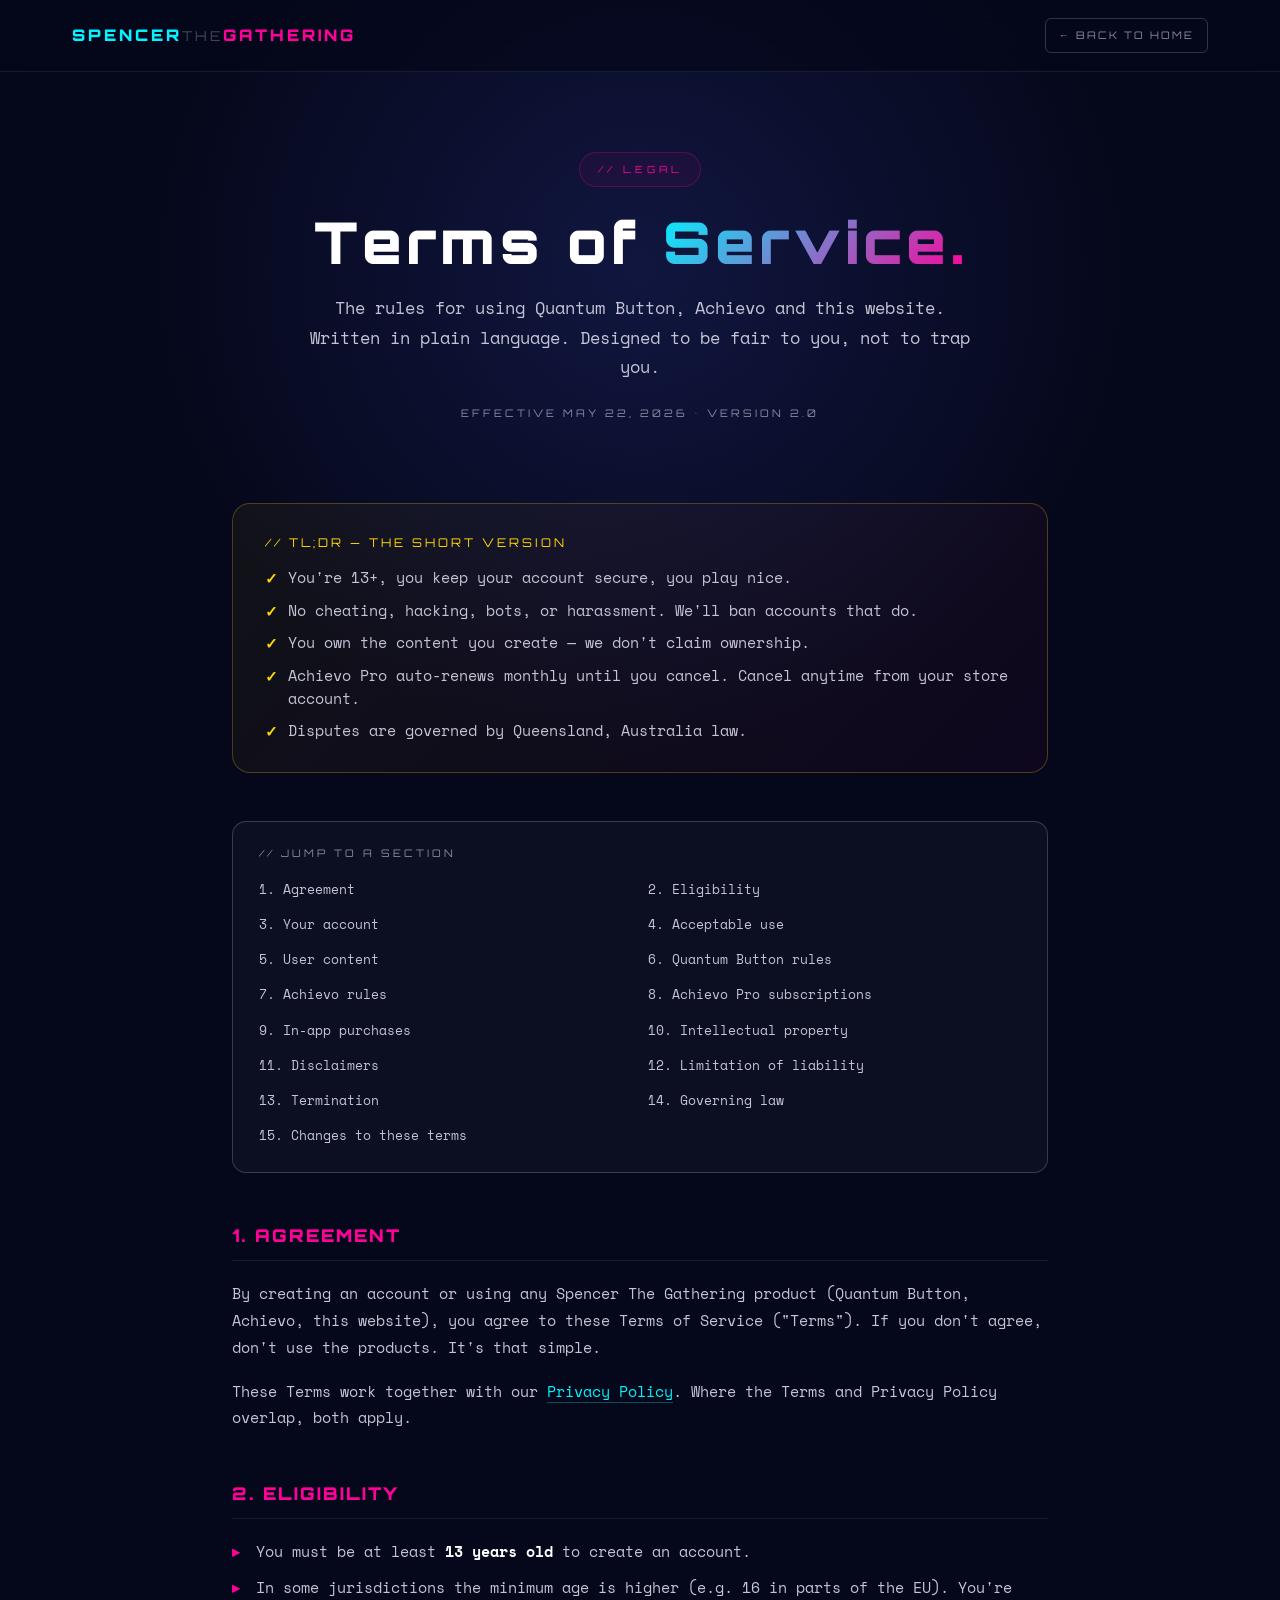
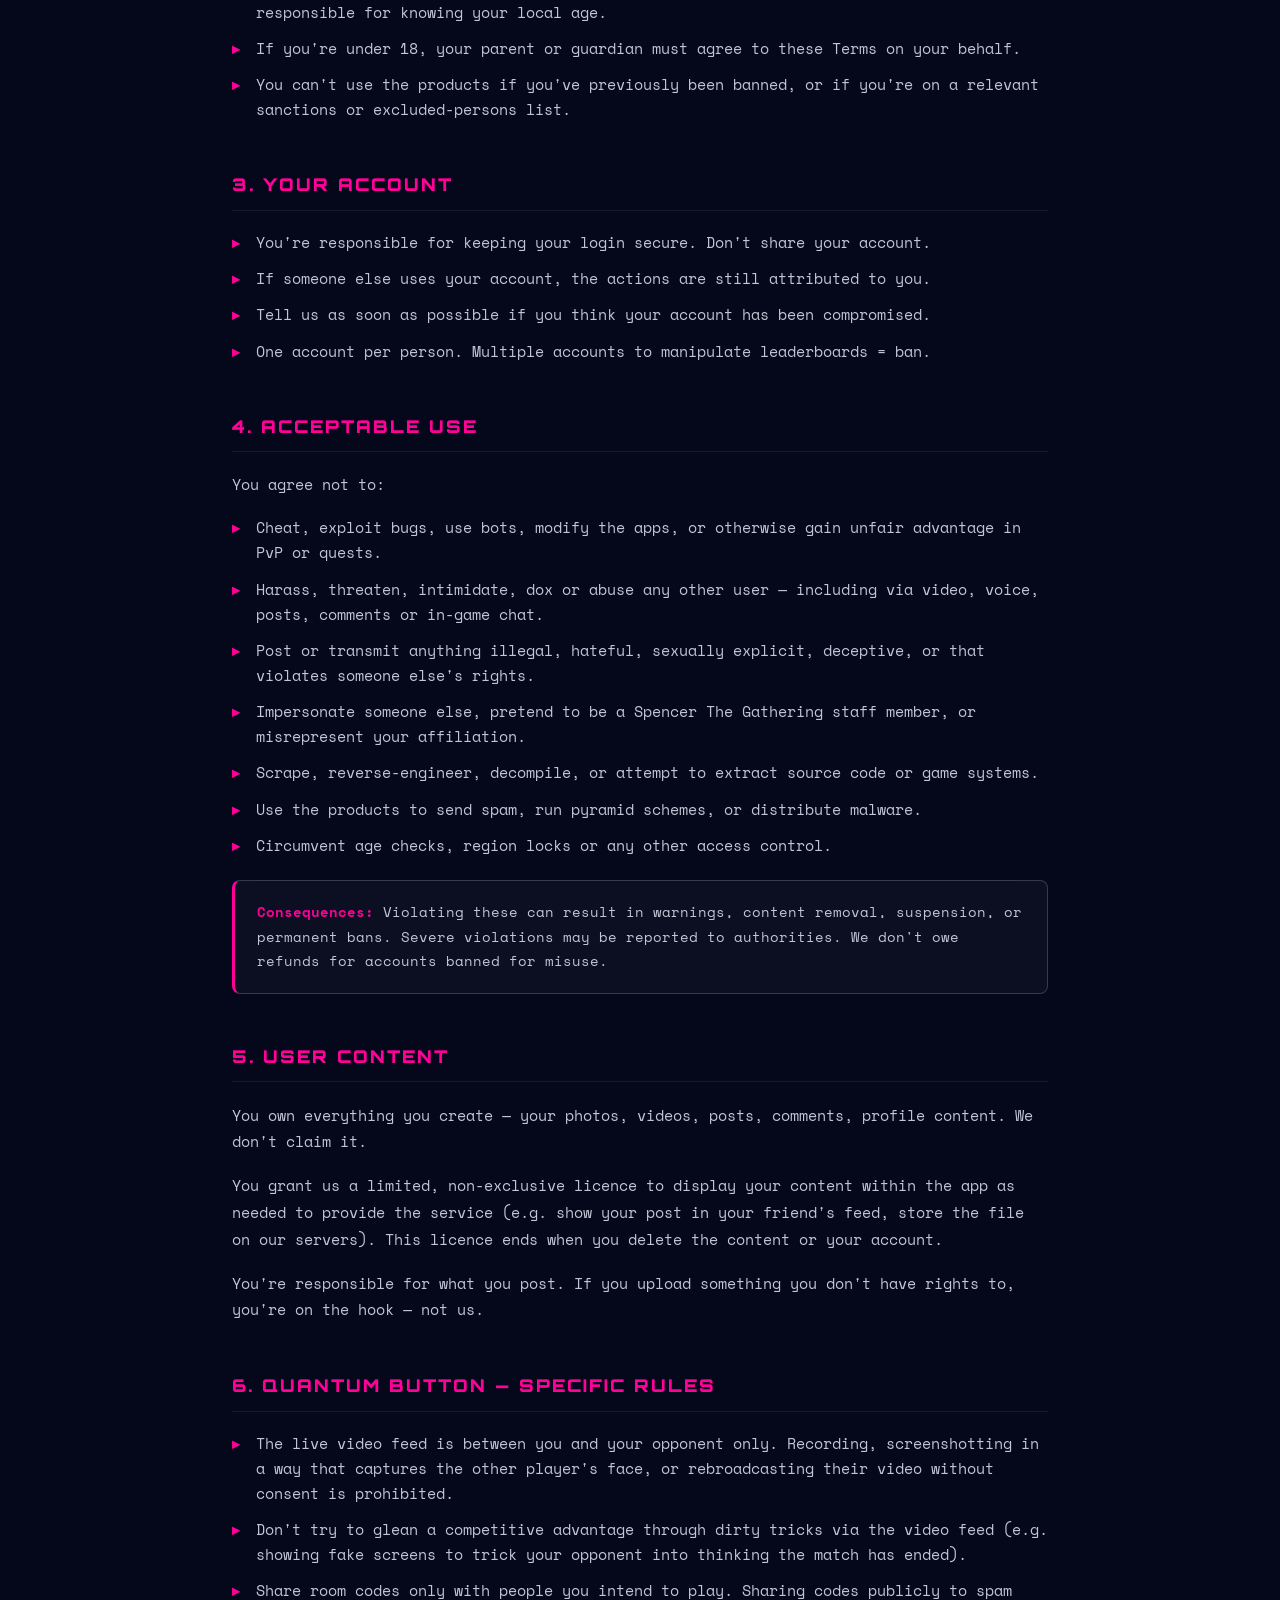
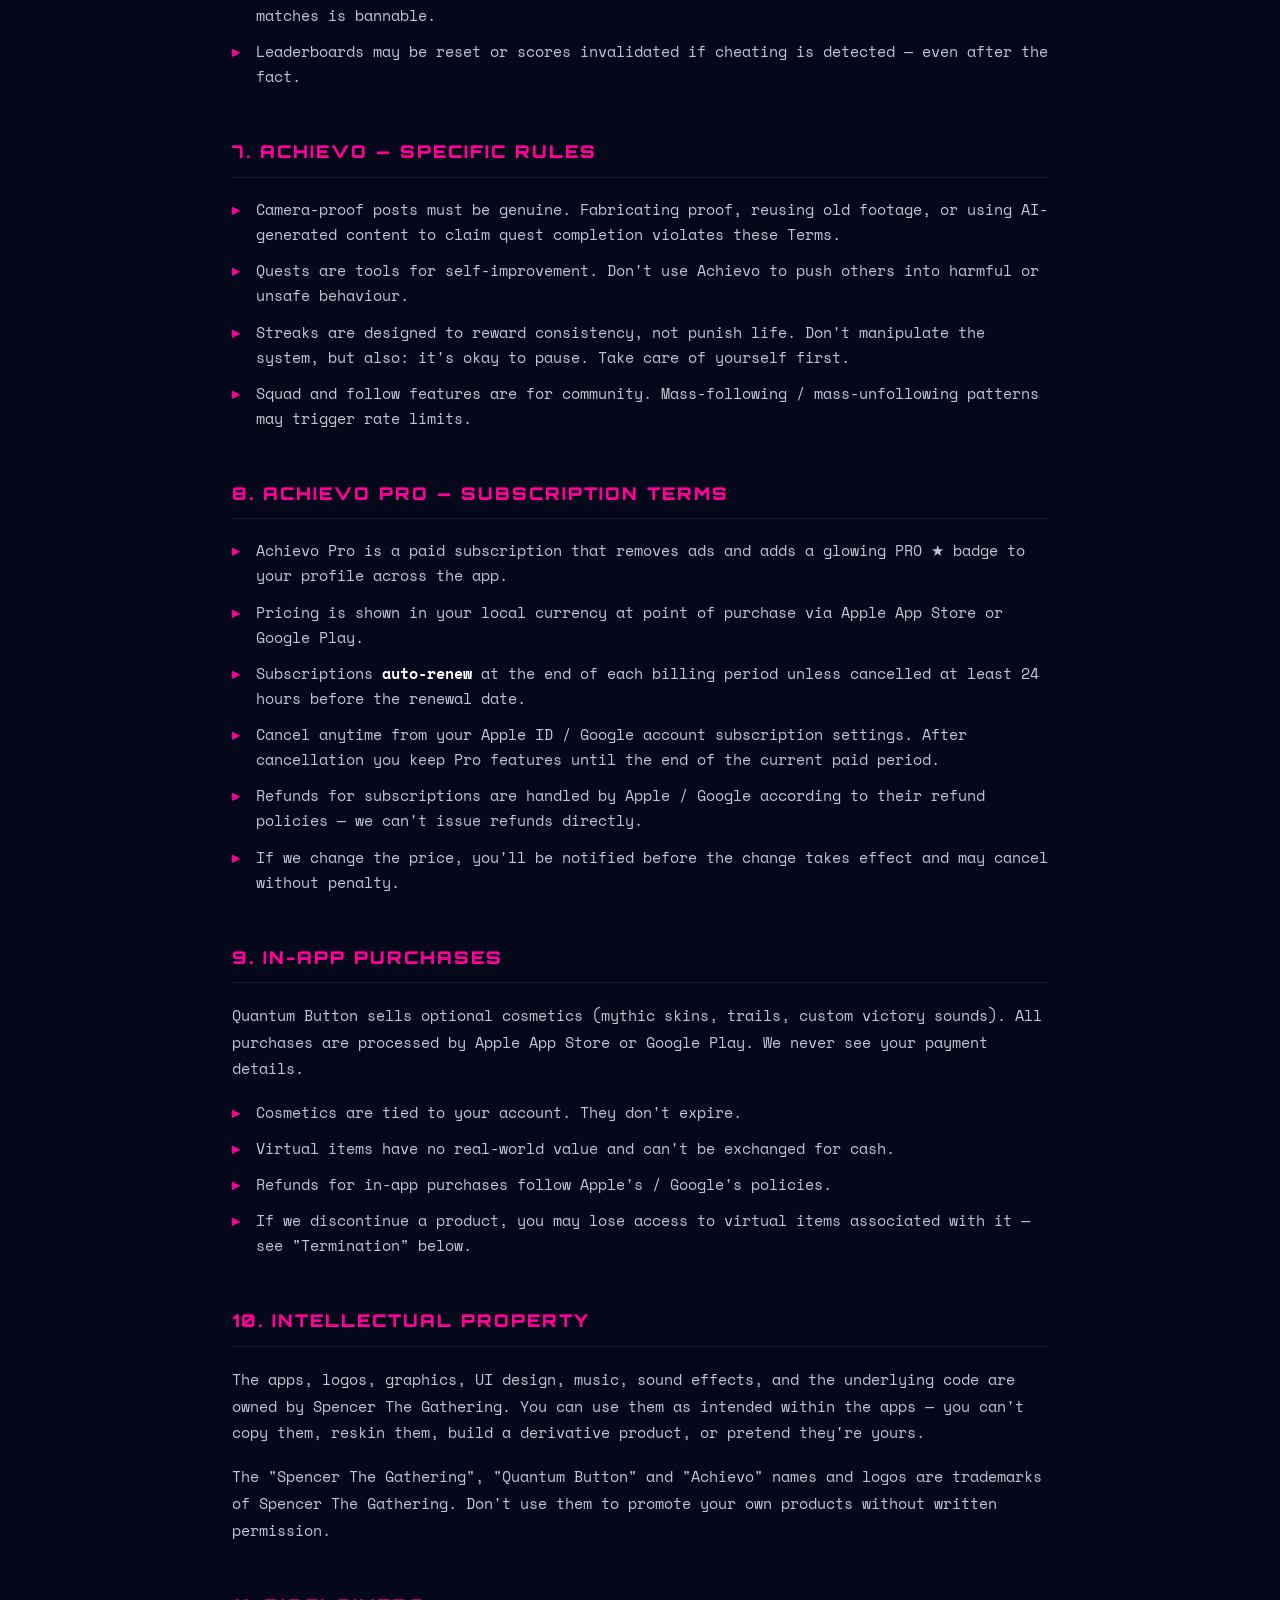
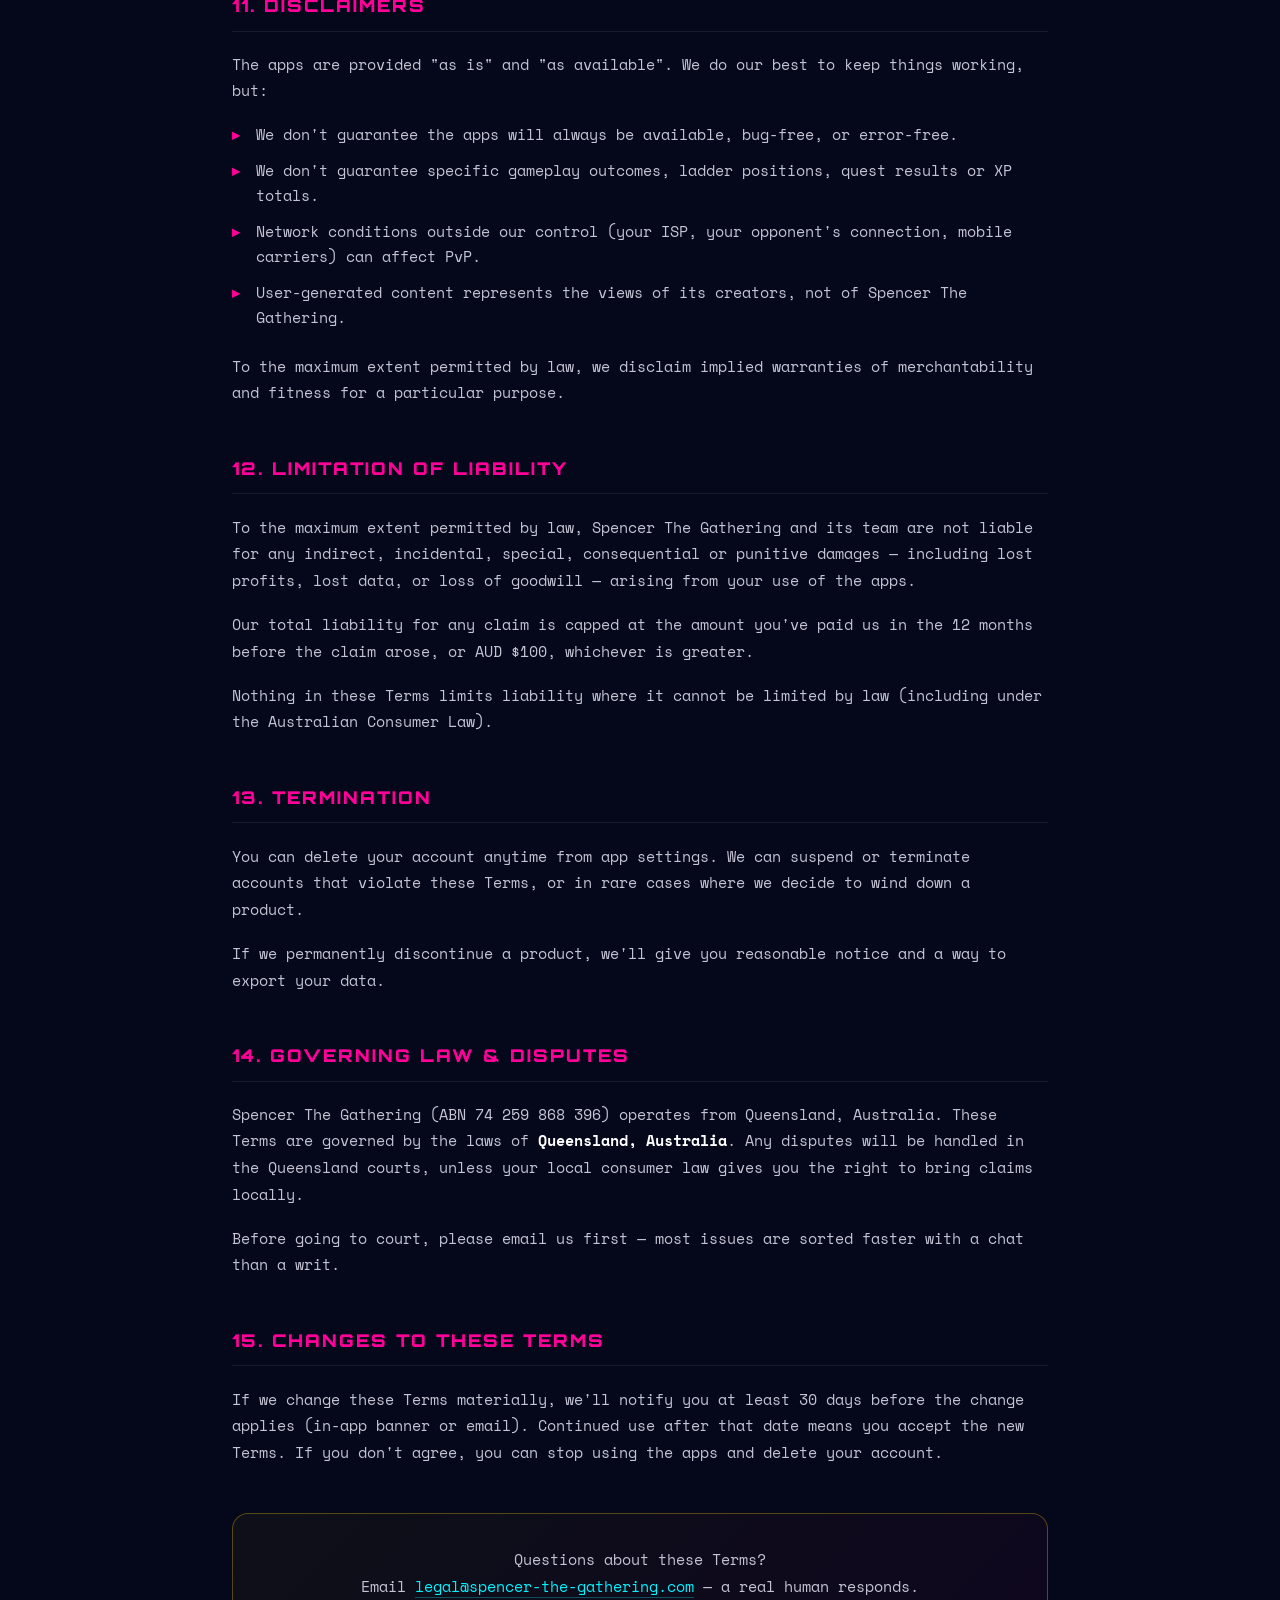
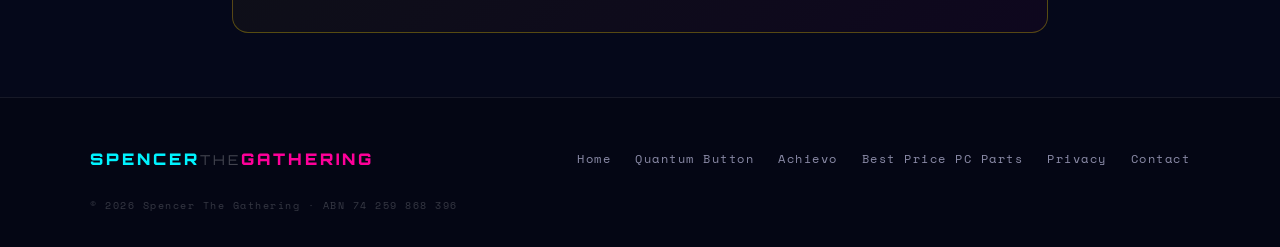
<file: terms.html>
<!DOCTYPE html>
<html lang="en">
<head>
    <meta charset="UTF-8">
    <meta name="viewport" content="width=device-width, initial-scale=1.0">
    <meta name="google-adsense-account" content="ca-pub-4011788677979740">
    <title>Terms of Service • Spencer The Gathering</title>
    <meta name="description" content="The rules for using Quantum Button, Achievo and the Spencer The Gathering website. Plain language, fair terms.">
    <meta name="theme-color" content="#05081a">
    <link rel="apple-touch-icon" sizes="180x180" href="apple-touch-icon.png">
    <link rel="icon" type="image/png" sizes="32x32" href="favicon-32x32.png">
    <link rel="icon" type="image/png" sizes="16x16" href="favicon-16x16.png">
    <link rel="shortcut icon" href="favicon.ico">
    <link rel="manifest" href="site.webmanifest">
    <link rel="preload" href="fonts/orbitron.woff2" as="font" type="font/woff2" crossorigin>
    <link rel="preload" href="fonts/spacemono-400.woff2" as="font" type="font/woff2" crossorigin>
    <link rel="stylesheet" href="fonts.css">
    <style>
        *,*::before,*::after{margin:0;padding:0;box-sizing:border-box}
        :root{--neon-blue:#00f3ff;--neon-pink:#ff0099;--neon-gold:#ffd700;--neon-purple:#9b5cff;--neon-green:#22ff22;--bg-dark:#05081a;--glass-bg:rgba(255,255,255,0.03);--glass-bg-hi:rgba(255,255,255,0.06);--glass-border:rgba(255,255,255,0.08);--glass-border-hi:rgba(255,255,255,0.18);--text-dim:#8b8ba7;--text-body:#c4c4d4;--text-bright:#fff}
        body,a,button{cursor:url("data:image/svg+xml,%3Csvg xmlns='http://www.w3.org/2000/svg' width='32' height='32' viewBox='0 0 32 32'%3E%3Ccircle cx='16' cy='16' r='14' fill='%232d3748' stroke='%2300f3ff' stroke-width='2'/%3E%3Ccircle cx='10' cy='14' r='3' fill='%2300f3ff'/%3E%3Ccircle cx='22' cy='14' r='3' fill='%2300f3ff'/%3E%3Crect x='9' y='20' width='14' height='2' rx='1' fill='%2300f3ff' opacity='0.6'/%3E%3C/svg%3E") 16 16,auto}
        a:hover,button:hover{cursor:url("data:image/svg+xml,%3Csvg xmlns='http://www.w3.org/2000/svg' width='32' height='32' viewBox='0 0 32 32'%3E%3Ccircle cx='16' cy='16' r='14' fill='%232d3748' stroke='%23ff0099' stroke-width='2'/%3E%3Ccircle cx='10' cy='14' r='3' fill='%23ff0099'/%3E%3Ccircle cx='22' cy='14' r='3' fill='%23ff0099'/%3E%3Crect x='9' y='20' width='14' height='2' rx='1' fill='%23ff0099' opacity='0.8'/%3E%3C/svg%3E") 16 16,pointer}

        html{scroll-behavior:smooth;scroll-padding-top:80px}
        body{background:var(--bg-dark);color:#fff;font-family:'Space Mono',monospace;line-height:1.7}
        body::before{content:'';position:fixed;inset:0;background:radial-gradient(ellipse at 50% 30%,#111640 0%,transparent 55%),var(--bg-dark);pointer-events:none;z-index:0}
        .stars{position:fixed;inset:0;background-image:radial-gradient(1px 1px at 10% 20%,rgba(255,255,255,.6) 50%,transparent 50%),radial-gradient(1px 1px at 25% 45%,rgba(255,255,255,.5) 50%,transparent 50%),radial-gradient(1px 1px at 40% 15%,rgba(255,255,255,.7) 50%,transparent 50%),radial-gradient(1px 1px at 55% 70%,rgba(255,255,255,.4) 50%,transparent 50%),radial-gradient(1px 1px at 70% 35%,rgba(255,255,255,.6) 50%,transparent 50%),radial-gradient(1px 1px at 85% 80%,rgba(255,255,255,.5) 50%,transparent 50%);animation:twinkle 4s infinite alternate;pointer-events:none;z-index:0}
        @keyframes twinkle{0%{opacity:.6}100%{opacity:1}}
        .content{position:relative;z-index:2}
        .gtext{background:linear-gradient(135deg,var(--neon-blue),var(--neon-pink));-webkit-background-clip:text;background-clip:text;-webkit-text-fill-color:transparent;color:transparent}

        .nav-wrap{position:sticky;top:0;z-index:100;backdrop-filter:blur(14px);-webkit-backdrop-filter:blur(14px);background:rgba(5,8,26,.7);border-bottom:1px solid var(--glass-border)}
        nav{max-width:1200px;margin:0 auto;padding:1.1rem 2rem;display:flex;justify-content:space-between;align-items:center;gap:1rem}
        .logo{font-family:'Orbitron',sans-serif;font-weight:900;font-size:1rem;letter-spacing:3px;text-decoration:none;text-transform:uppercase}
        .logo-s{color:var(--neon-blue)}.logo-t{color:rgba(255,255,255,.25);font-weight:400;font-size:.85rem}.logo-g{color:var(--neon-pink)}
        .back-link{color:var(--text-dim);text-decoration:none;font-family:'Orbitron',sans-serif;font-size:.65rem;letter-spacing:2px;text-transform:uppercase;transition:color .3s;padding:.5rem .8rem;border-radius:6px;border:1px solid var(--glass-border-hi)}
        .back-link:hover{color:var(--neon-blue);border-color:var(--neon-blue)}

        .hero{max-width:900px;margin:0 auto;padding:5rem 2rem 3rem;text-align:center}
        .eyebrow{display:inline-flex;align-items:center;gap:.5rem;font-family:'Orbitron',sans-serif;font-size:.62rem;letter-spacing:4px;text-transform:uppercase;color:var(--neon-pink);background:rgba(255,0,153,.06);border:1px solid rgba(255,0,153,.25);padding:.5rem 1.1rem;border-radius:100px;margin-bottom:1.5rem}
        h1{font-family:'Orbitron',sans-serif;font-weight:900;font-size:clamp(2.2rem,6vw,3.6rem);letter-spacing:4px;line-height:1.1;margin-bottom:1.2rem}
        .lede{color:var(--text-body);font-size:1.05rem;max-width:680px;margin:0 auto 1.5rem;line-height:1.75}
        .meta{font-family:'Orbitron',sans-serif;font-size:.65rem;letter-spacing:3px;text-transform:uppercase;color:var(--text-dim)}

        .tldr{max-width:880px;margin:2rem auto 0;padding:0 2rem}
        .tldr-inner{background:linear-gradient(135deg,rgba(255,215,0,.05),rgba(255,0,153,.04));border:1px solid rgba(255,215,0,.25);border-radius:18px;padding:1.8rem 2rem}
        .tldr-title{font-family:'Orbitron',sans-serif;font-size:.75rem;letter-spacing:3px;text-transform:uppercase;color:var(--neon-gold);margin-bottom:.8rem}
        .tldr-list{display:grid;gap:.5rem;list-style:none}
        .tldr-list li{display:flex;align-items:flex-start;gap:.6rem;color:var(--text-body);font-size:.92rem;line-height:1.6}
        .tldr-list li::before{content:'✓';color:var(--neon-gold);font-weight:900;flex-shrink:0;margin-top:1px}

        article{max-width:880px;margin:0 auto;padding:3rem 2rem 4rem}
        article h2{font-family:'Orbitron',sans-serif;font-weight:900;font-size:1.1rem;letter-spacing:2px;text-transform:uppercase;color:var(--neon-pink);margin:3rem 0 1.2rem;padding-bottom:.6rem;border-bottom:1px solid var(--glass-border)}
        article h2:first-of-type{margin-top:1rem}
        article h3{font-family:'Orbitron',sans-serif;font-weight:700;font-size:.85rem;letter-spacing:1.5px;text-transform:uppercase;color:var(--neon-gold);margin:1.8rem 0 .8rem}
        article p{color:var(--text-body);font-size:.95rem;margin-bottom:1.1rem;line-height:1.75}
        article strong{color:var(--text-bright);font-weight:700}
        article a{color:var(--neon-blue);text-decoration:none;border-bottom:1px solid rgba(0,243,255,.3);transition:border-color .25s}
        article a:hover{border-color:var(--neon-blue)}
        article ul{list-style:none;margin:1rem 0 1.4rem;padding:0}
        article ul li{color:var(--text-body);font-size:.92rem;margin-bottom:.7rem;padding-left:1.5rem;position:relative;line-height:1.7}
        article ul li::before{content:'▸';position:absolute;left:0;color:var(--neon-pink);font-weight:700}
        .callout{background:var(--glass-bg);border:1px solid var(--glass-border-hi);border-left:3px solid var(--neon-pink);border-radius:8px;padding:1.2rem 1.4rem;margin:1.4rem 0;color:var(--text-body);font-size:.9rem}
        .callout strong{color:var(--neon-pink)}

        .toc{background:var(--glass-bg);border:1px solid var(--glass-border-hi);border-radius:14px;padding:1.4rem 1.6rem;margin-bottom:3rem}
        .toc-title{font-family:'Orbitron',sans-serif;font-size:.65rem;letter-spacing:3px;text-transform:uppercase;color:var(--text-dim);margin-bottom:.8rem}
        .toc-list{list-style:none;display:grid;grid-template-columns:1fr 1fr;gap:.4rem 1rem;padding:0;margin:0}
        .toc-list li{padding:0;margin:0}
        .toc-list li::before{display:none}
        .toc-list a{color:var(--text-body);font-size:.82rem;border:none;display:block;padding:.2rem 0}
        .toc-list a:hover{color:var(--neon-pink)}

        .contact-box{margin-top:3rem;padding:2rem;border:1px solid rgba(255,215,0,.3);border-radius:16px;background:linear-gradient(135deg,rgba(255,215,0,.04),rgba(255,0,153,.04));text-align:center}
        .contact-box p{color:var(--text-body);margin:0}
        .contact-box a{color:var(--neon-blue)}

        footer{border-top:1px solid var(--glass-border);padding:3rem 2rem 2rem;text-align:center;background:rgba(0,0,0,.2)}
        .footer-inner{max-width:1100px;margin:0 auto;display:flex;justify-content:space-between;align-items:center;flex-wrap:wrap;gap:1.5rem}
        .footer-links{display:flex;gap:1.5rem;flex-wrap:wrap;justify-content:center}
        .footer-links a{color:var(--text-dim);text-decoration:none;font-size:.75rem;letter-spacing:1.5px;transition:color .25s}
        .footer-links a:hover{color:var(--neon-blue)}
        .footer-copy{font-size:.65rem;color:rgba(255,255,255,.2);letter-spacing:1.5px}

        @media (max-width:768px){
            html{scroll-padding-top:70px}
            nav{padding:.9rem 1.2rem}
            .logo{font-size:.85rem;letter-spacing:2px}
            .logo-t{font-size:.7rem}
            .hero{padding:3rem 1.2rem 2rem}
            h1{font-size:2rem;letter-spacing:2px}
            article{padding:2rem 1.2rem 3rem}
            .tldr{padding:0 1.2rem}
            .tldr-inner{padding:1.4rem 1.2rem}
            article h2{font-size:1rem;letter-spacing:1.5px}
            .toc-list{grid-template-columns:1fr}
            .footer-inner{flex-direction:column}
        }
        @media (prefers-reduced-motion:reduce){
            *,*::before,*::after{animation-duration:.01ms!important;transition-duration:.01ms!important;scroll-behavior:auto!important}
        }
    </style>
</head>
<body>
<div class="stars"></div>
<div class="content">

    <div class="nav-wrap">
        <nav>
            <a href="index.html" class="logo">
                <span class="logo-s">Spencer</span><span class="logo-t">the</span><span class="logo-g">Gathering</span>
            </a>
            <a href="index.html" class="back-link">← Back to Home</a>
        </nav>
    </div>

    <section class="hero">
        <div class="eyebrow">// LEGAL</div>
        <h1>Terms of <span class="gtext">Service.</span></h1>
        <p class="lede">The rules for using Quantum Button, Achievo and this website. Written in plain language. Designed to be fair to you, not to trap you.</p>
        <div class="meta">Effective May 22, 2026 • Version 2.0</div>
    </section>

    <div class="tldr">
        <div class="tldr-inner">
            <div class="tldr-title">// TL;DR — The Short Version</div>
            <ul class="tldr-list">
                <li>You're 13+, you keep your account secure, you play nice.</li>
                <li>No cheating, hacking, bots, or harassment. We'll ban accounts that do.</li>
                <li>You own the content you create — we don't claim ownership.</li>
                <li>Achievo Pro auto-renews monthly until you cancel. Cancel anytime from your store account.</li>
                <li>Disputes are governed by Queensland, Australia law.</li>
            </ul>
        </div>
    </div>

    <article>
        <div class="toc">
            <div class="toc-title">// Jump to a section</div>
            <ul class="toc-list">
                <li><a href="#agree">1. Agreement</a></li>
                <li><a href="#eligible">2. Eligibility</a></li>
                <li><a href="#account">3. Your account</a></li>
                <li><a href="#use">4. Acceptable use</a></li>
                <li><a href="#content">5. User content</a></li>
                <li><a href="#quantum">6. Quantum Button rules</a></li>
                <li><a href="#achievo">7. Achievo rules</a></li>
                <li><a href="#pro">8. Achievo Pro subscriptions</a></li>
                <li><a href="#purchases">9. In-app purchases</a></li>
                <li><a href="#ip">10. Intellectual property</a></li>
                <li><a href="#disclaim">11. Disclaimers</a></li>
                <li><a href="#liability">12. Limitation of liability</a></li>
                <li><a href="#termination">13. Termination</a></li>
                <li><a href="#law">14. Governing law</a></li>
                <li><a href="#changes">15. Changes to these terms</a></li>
            </ul>
        </div>

        <h2 id="agree">1. Agreement</h2>
        <p>By creating an account or using any Spencer The Gathering product (Quantum Button, Achievo, this website), you agree to these Terms of Service ("Terms"). If you don't agree, don't use the products. It's that simple.</p>
        <p>These Terms work together with our <a href="privacy.html">Privacy Policy</a>. Where the Terms and Privacy Policy overlap, both apply.</p>

        <h2 id="eligible">2. Eligibility</h2>
        <ul>
            <li>You must be at least <strong>13 years old</strong> to create an account.</li>
            <li>In some jurisdictions the minimum age is higher (e.g. 16 in parts of the EU). You're responsible for knowing your local age.</li>
            <li>If you're under 18, your parent or guardian must agree to these Terms on your behalf.</li>
            <li>You can't use the products if you've previously been banned, or if you're on a relevant sanctions or excluded-persons list.</li>
        </ul>

        <h2 id="account">3. Your Account</h2>
        <ul>
            <li>You're responsible for keeping your login secure. Don't share your account.</li>
            <li>If someone else uses your account, the actions are still attributed to you.</li>
            <li>Tell us as soon as possible if you think your account has been compromised.</li>
            <li>One account per person. Multiple accounts to manipulate leaderboards = ban.</li>
        </ul>

        <h2 id="use">4. Acceptable Use</h2>
        <p>You agree not to:</p>
        <ul>
            <li>Cheat, exploit bugs, use bots, modify the apps, or otherwise gain unfair advantage in PvP or quests.</li>
            <li>Harass, threaten, intimidate, dox or abuse any other user — including via video, voice, posts, comments or in-game chat.</li>
            <li>Post or transmit anything illegal, hateful, sexually explicit, deceptive, or that violates someone else's rights.</li>
            <li>Impersonate someone else, pretend to be a Spencer The Gathering staff member, or misrepresent your affiliation.</li>
            <li>Scrape, reverse-engineer, decompile, or attempt to extract source code or game systems.</li>
            <li>Use the products to send spam, run pyramid schemes, or distribute malware.</li>
            <li>Circumvent age checks, region locks or any other access control.</li>
        </ul>
        <div class="callout"><strong>Consequences:</strong> Violating these can result in warnings, content removal, suspension, or permanent bans. Severe violations may be reported to authorities. We don't owe refunds for accounts banned for misuse.</div>

        <h2 id="content">5. User Content</h2>
        <p>You own everything you create — your photos, videos, posts, comments, profile content. We don't claim it.</p>
        <p>You grant us a limited, non-exclusive licence to display your content within the app as needed to provide the service (e.g. show your post in your friend's feed, store the file on our servers). This licence ends when you delete the content or your account.</p>
        <p>You're responsible for what you post. If you upload something you don't have rights to, you're on the hook — not us.</p>

        <h2 id="quantum">6. Quantum Button — Specific Rules</h2>
        <ul>
            <li>The live video feed is between you and your opponent only. Recording, screenshotting in a way that captures the other player's face, or rebroadcasting their video without consent is prohibited.</li>
            <li>Don't try to glean a competitive advantage through dirty tricks via the video feed (e.g. showing fake screens to trick your opponent into thinking the match has ended).</li>
            <li>Share room codes only with people you intend to play. Sharing codes publicly to spam matches is bannable.</li>
            <li>Leaderboards may be reset or scores invalidated if cheating is detected — even after the fact.</li>
        </ul>

        <h2 id="achievo">7. Achievo — Specific Rules</h2>
        <ul>
            <li>Camera-proof posts must be genuine. Fabricating proof, reusing old footage, or using AI-generated content to claim quest completion violates these Terms.</li>
            <li>Quests are tools for self-improvement. Don't use Achievo to push others into harmful or unsafe behaviour.</li>
            <li>Streaks are designed to reward consistency, not punish life. Don't manipulate the system, but also: it's okay to pause. Take care of yourself first.</li>
            <li>Squad and follow features are for community. Mass-following / mass-unfollowing patterns may trigger rate limits.</li>
        </ul>

        <h2 id="pro">8. Achievo Pro — Subscription Terms</h2>
        <ul>
            <li>Achievo Pro is a paid subscription that removes ads and adds a glowing PRO ★ badge to your profile across the app.</li>
            <li>Pricing is shown in your local currency at point of purchase via Apple App Store or Google Play.</li>
            <li>Subscriptions <strong>auto-renew</strong> at the end of each billing period unless cancelled at least 24 hours before the renewal date.</li>
            <li>Cancel anytime from your Apple ID / Google account subscription settings. After cancellation you keep Pro features until the end of the current paid period.</li>
            <li>Refunds for subscriptions are handled by Apple / Google according to their refund policies — we can't issue refunds directly.</li>
            <li>If we change the price, you'll be notified before the change takes effect and may cancel without penalty.</li>
        </ul>

        <h2 id="purchases">9. In-App Purchases</h2>
        <p>Quantum Button sells optional cosmetics (mythic skins, trails, custom victory sounds). All purchases are processed by Apple App Store or Google Play. We never see your payment details.</p>
        <ul>
            <li>Cosmetics are tied to your account. They don't expire.</li>
            <li>Virtual items have no real-world value and can't be exchanged for cash.</li>
            <li>Refunds for in-app purchases follow Apple's / Google's policies.</li>
            <li>If we discontinue a product, you may lose access to virtual items associated with it — see "Termination" below.</li>
        </ul>

        <h2 id="ip">10. Intellectual Property</h2>
        <p>The apps, logos, graphics, UI design, music, sound effects, and the underlying code are owned by Spencer The Gathering. You can use them as intended within the apps — you can't copy them, reskin them, build a derivative product, or pretend they're yours.</p>
        <p>The "Spencer The Gathering", "Quantum Button" and "Achievo" names and logos are trademarks of Spencer The Gathering. Don't use them to promote your own products without written permission.</p>

        <h2 id="disclaim">11. Disclaimers</h2>
        <p>The apps are provided "as is" and "as available". We do our best to keep things working, but:</p>
        <ul>
            <li>We don't guarantee the apps will always be available, bug-free, or error-free.</li>
            <li>We don't guarantee specific gameplay outcomes, ladder positions, quest results or XP totals.</li>
            <li>Network conditions outside our control (your ISP, your opponent's connection, mobile carriers) can affect PvP.</li>
            <li>User-generated content represents the views of its creators, not of Spencer The Gathering.</li>
        </ul>
        <p>To the maximum extent permitted by law, we disclaim implied warranties of merchantability and fitness for a particular purpose.</p>

        <h2 id="liability">12. Limitation of Liability</h2>
        <p>To the maximum extent permitted by law, Spencer The Gathering and its team are not liable for any indirect, incidental, special, consequential or punitive damages — including lost profits, lost data, or loss of goodwill — arising from your use of the apps.</p>
        <p>Our total liability for any claim is capped at the amount you've paid us in the 12 months before the claim arose, or AUD $100, whichever is greater.</p>
        <p>Nothing in these Terms limits liability where it cannot be limited by law (including under the Australian Consumer Law).</p>

        <h2 id="termination">13. Termination</h2>
        <p>You can delete your account anytime from app settings. We can suspend or terminate accounts that violate these Terms, or in rare cases where we decide to wind down a product.</p>
        <p>If we permanently discontinue a product, we'll give you reasonable notice and a way to export your data.</p>

        <h2 id="law">14. Governing Law &amp; Disputes</h2>
        <p>Spencer The Gathering (ABN 74 259 868 396) operates from Queensland, Australia. These Terms are governed by the laws of <strong>Queensland, Australia</strong>. Any disputes will be handled in the Queensland courts, unless your local consumer law gives you the right to bring claims locally.</p>
        <p>Before going to court, please email us first — most issues are sorted faster with a chat than a writ.</p>

        <h2 id="changes">15. Changes to These Terms</h2>
        <p>If we change these Terms materially, we'll notify you at least 30 days before the change applies (in-app banner or email). Continued use after that date means you accept the new Terms. If you don't agree, you can stop using the apps and delete your account.</p>

        <div class="contact-box">
            <p>Questions about these Terms?<br>Email <a href="mailto:legal@spencer-the-gathering.com">legal@spencer-the-gathering.com</a> — a real human responds.</p>
        </div>
    </article>

    <footer>
        <div class="footer-inner">
            <a href="index.html" class="logo">
                <span class="logo-s">Spencer</span><span class="logo-t">the</span><span class="logo-g">Gathering</span>
            </a>
            <div class="footer-links">
                <a href="index.html">Home</a>
                <a href="quantum.html">Quantum Button</a>
                <a href="achievo.html">Achievo</a>
                <a href="pcparts.html">Best Price PC Parts</a>
                <a href="privacy.html">Privacy</a>
                <a href="mailto:hello@spencer-the-gathering.com">Contact</a>
            </div>
            <div class="footer-copy">© 2026 Spencer The Gathering · ABN 74 259 868 396</div>
        </div>
    </footer>

</div>
</body>
</html>
</file>
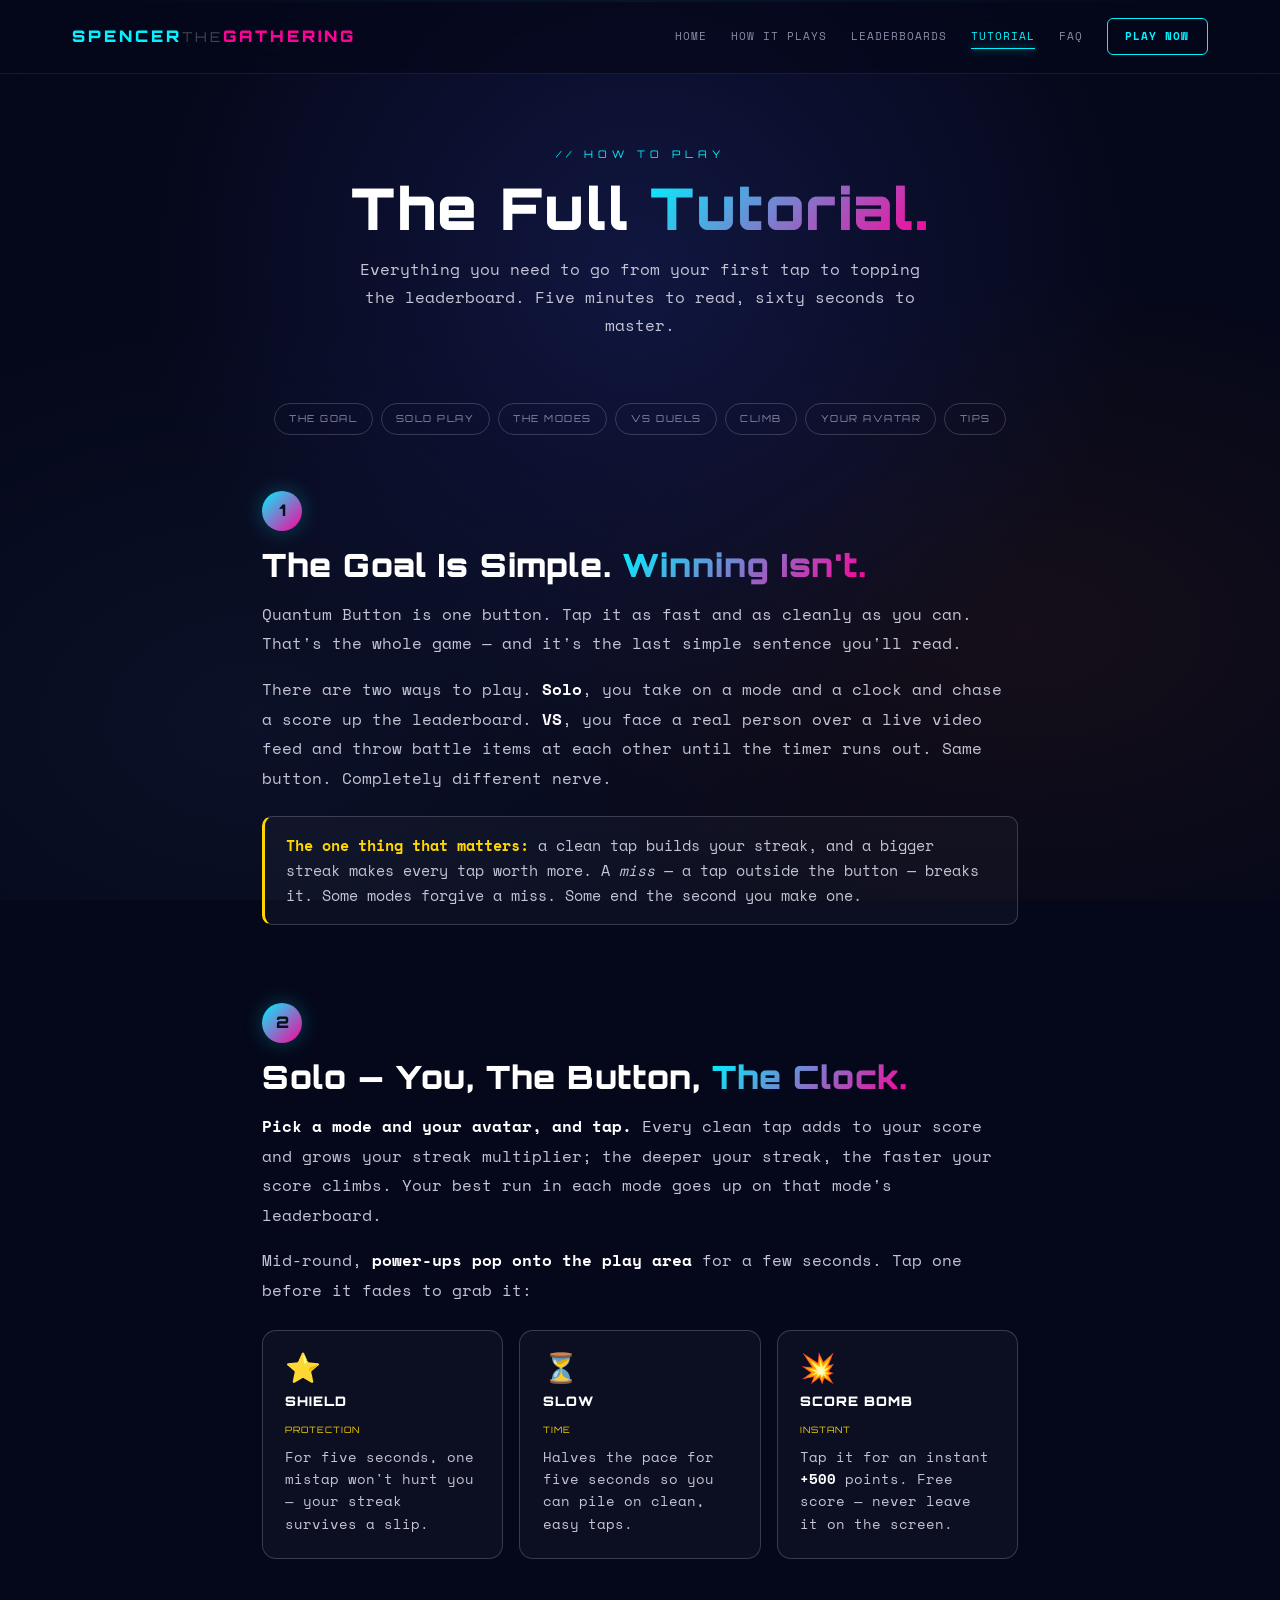
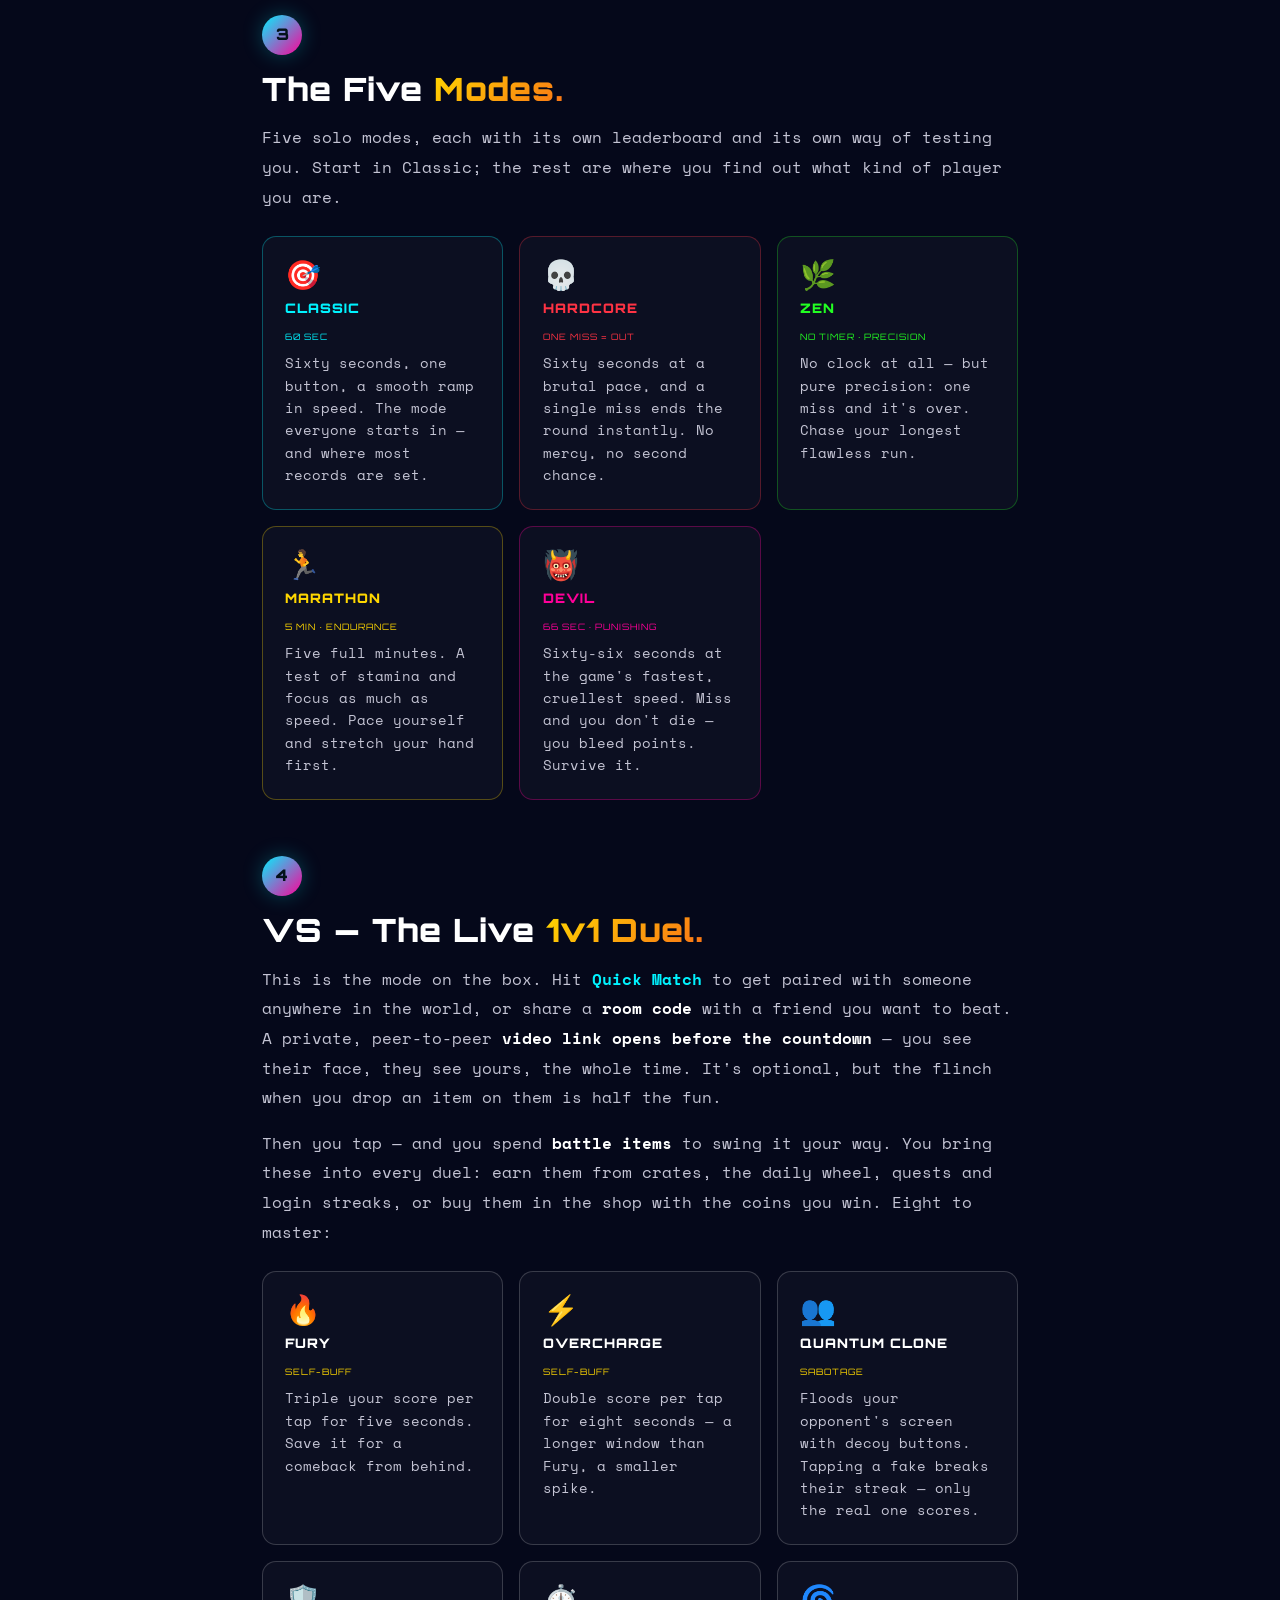
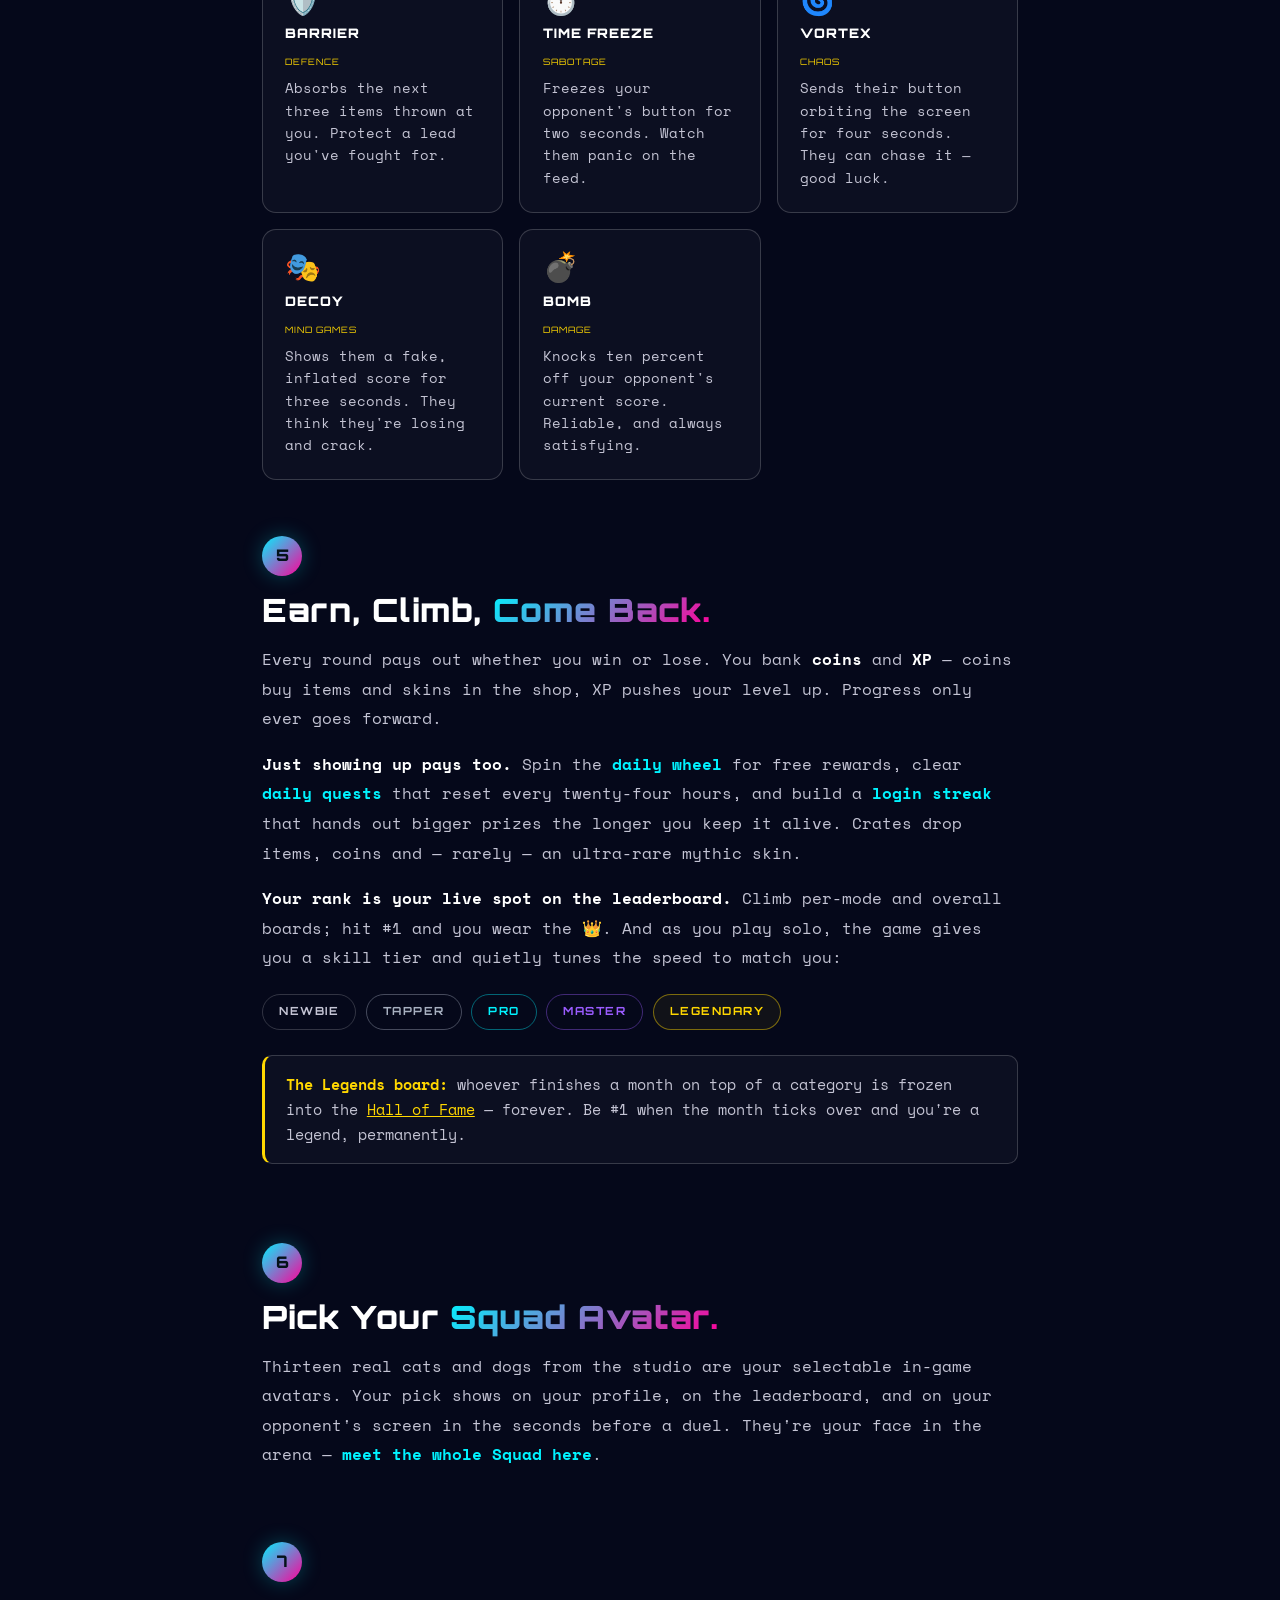
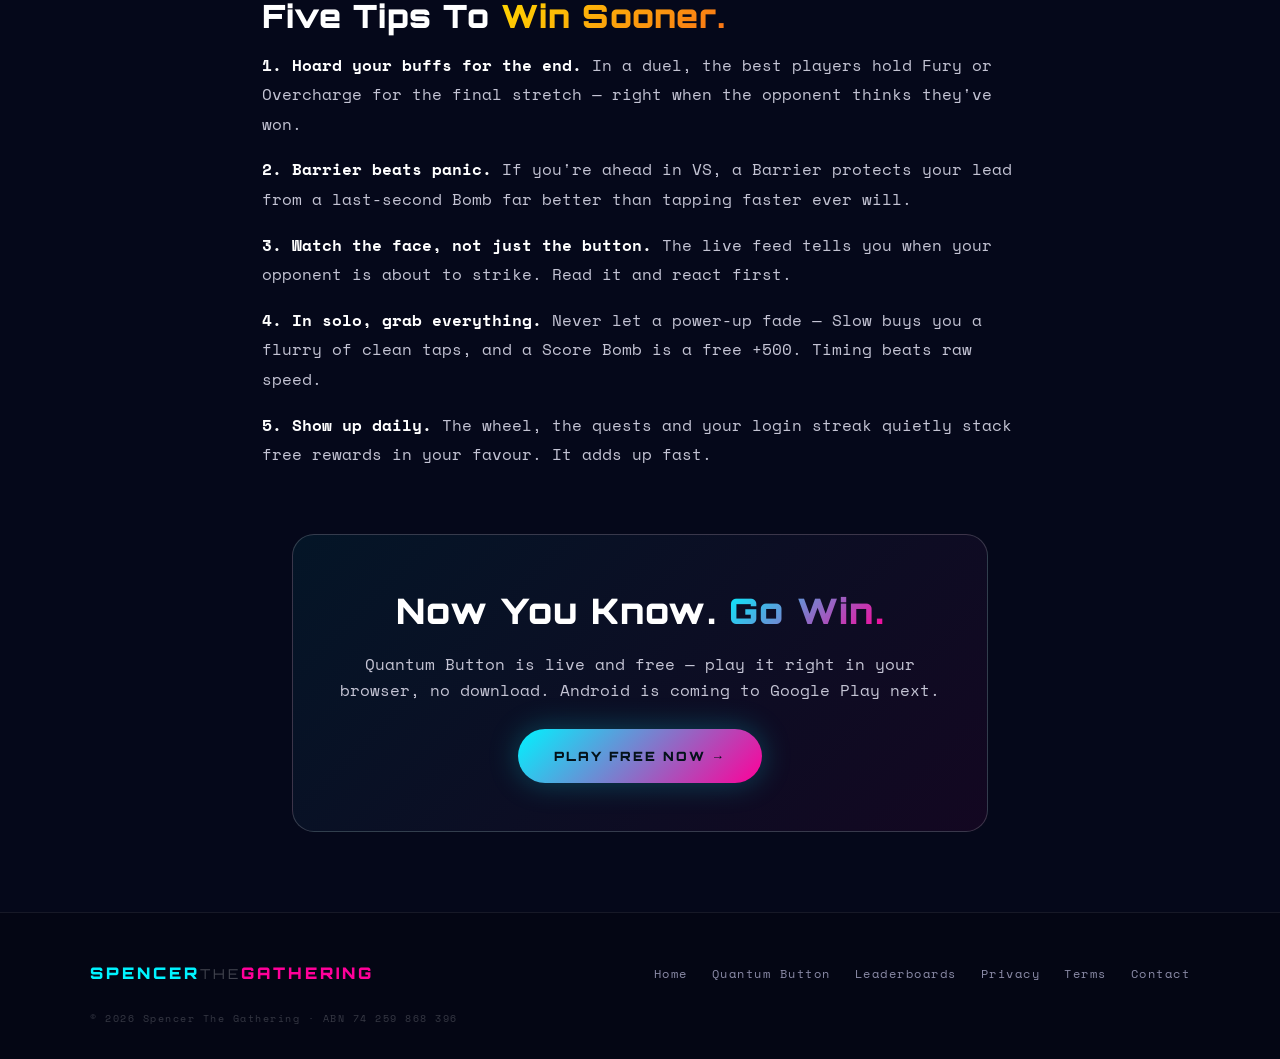
<file: tutorial.html>
<!DOCTYPE html>
<html lang="en">
<head>
    <meta charset="UTF-8">
    <meta name="viewport" content="width=device-width, initial-scale=1.0">
    <meta name="google-adsense-account" content="ca-pub-4011788677979740">
    <title>How To Play — Quantum Button Tutorial | Spencer The Gathering</title>
    <meta name="description" content="The full Quantum Button tutorial — both ways to play, every power-up and VS battle item, all five solo modes, and how you climb the leaderboards. Everything you need to win.">
    <meta name="theme-color" content="#05081a">
    <link rel="apple-touch-icon" sizes="180x180" href="apple-touch-icon.png">
    <link rel="icon" type="image/png" sizes="32x32" href="favicon-32x32.png">
    <link rel="icon" type="image/png" sizes="16x16" href="favicon-16x16.png">
    <link rel="shortcut icon" href="favicon.ico">
    <link rel="manifest" href="site.webmanifest">
    <link rel="preload" href="fonts/orbitron.woff2" as="font" type="font/woff2" crossorigin>
    <link rel="preload" href="fonts/spacemono-400.woff2" as="font" type="font/woff2" crossorigin>
    <link rel="stylesheet" href="fonts.css">
    <style>
        *,*::before,*::after{margin:0;padding:0;box-sizing:border-box}
        :root{--neon-blue:#00f3ff;--neon-pink:#ff0099;--neon-gold:#ffd700;--neon-orange:#f97316;--neon-green:#22ff22;--neon-red:#ff3344;--neon-purple:#9b5cff;--bg-dark:#05081a;--glass-bg:rgba(255,255,255,0.03);--glass-bg-hi:rgba(255,255,255,0.06);--glass-border:rgba(255,255,255,0.08);--glass-border-hi:rgba(255,255,255,0.18);--text-dim:#8b8ba7;--text-body:#c4c4d4;--text-bright:#fff}
        body,a,button{cursor:url("data:image/svg+xml,%3Csvg xmlns='http://www.w3.org/2000/svg' width='32' height='32' viewBox='0 0 32 32'%3E%3Ccircle cx='16' cy='16' r='14' fill='%232d3748' stroke='%2300f3ff' stroke-width='2'/%3E%3Ccircle cx='10' cy='14' r='3' fill='%2300f3ff'/%3E%3Ccircle cx='22' cy='14' r='3' fill='%2300f3ff'/%3E%3Crect x='9' y='20' width='14' height='2' rx='1' fill='%2300f3ff' opacity='0.6'/%3E%3C/svg%3E") 16 16,auto}
        a:hover,button:hover{cursor:url("data:image/svg+xml,%3Csvg xmlns='http://www.w3.org/2000/svg' width='32' height='32' viewBox='0 0 32 32'%3E%3Ccircle cx='16' cy='16' r='14' fill='%232d3748' stroke='%23ff0099' stroke-width='2'/%3E%3Ccircle cx='10' cy='14' r='3' fill='%23ff0099'/%3E%3Ccircle cx='22' cy='14' r='3' fill='%23ff0099'/%3E%3Crect x='9' y='20' width='14' height='2' rx='1' fill='%23ff0099' opacity='0.8'/%3E%3C/svg%3E") 16 16,pointer}
        html{scroll-behavior:smooth;scroll-padding-top:80px}
        body{background:var(--bg-dark);color:#fff;font-family:'Space Mono',monospace;overflow-x:hidden;line-height:1.6}
        body::before{content:'';position:fixed;inset:0;background:radial-gradient(ellipse at 50% 30%,#111640 0%,transparent 55%),radial-gradient(ellipse at 80% 70%,rgba(60,30,20,0.3) 0%,transparent 40%),radial-gradient(ellipse at 20% 80%,rgba(20,30,60,0.4) 0%,transparent 40%),var(--bg-dark);pointer-events:none;z-index:0}
        .stars{position:fixed;inset:0;background-image:radial-gradient(1px 1px at 10% 20%,rgba(255,255,255,.6) 50%,transparent 50%),radial-gradient(1px 1px at 25% 45%,rgba(255,255,255,.5) 50%,transparent 50%),radial-gradient(1px 1px at 40% 15%,rgba(255,255,255,.7) 50%,transparent 50%),radial-gradient(1px 1px at 55% 70%,rgba(255,255,255,.4) 50%,transparent 50%),radial-gradient(1px 1px at 70% 35%,rgba(255,255,255,.6) 50%,transparent 50%),radial-gradient(1px 1px at 85% 80%,rgba(255,255,255,.5) 50%,transparent 50%);animation:twinkle 4s infinite alternate;pointer-events:none;z-index:0}
        @keyframes twinkle{0%{opacity:.6}100%{opacity:1}}
        .scanline{position:fixed;top:0;left:0;width:100%;height:2px;background:linear-gradient(to right,transparent,var(--neon-blue),transparent);opacity:.06;animation:scanline-move 10s linear infinite;pointer-events:none;z-index:999}
        @keyframes scanline-move{0%{top:-2px}100%{top:100vh}}
        .content{position:relative;z-index:2}
        .gtext{background:linear-gradient(135deg,var(--neon-blue),var(--neon-pink));-webkit-background-clip:text;background-clip:text;-webkit-text-fill-color:transparent;color:transparent}
        .gtext-gold{background:linear-gradient(135deg,var(--neon-gold),var(--neon-orange));-webkit-background-clip:text;background-clip:text;-webkit-text-fill-color:transparent;color:transparent}

        .nav-wrap{position:sticky;top:0;z-index:100;backdrop-filter:blur(14px);-webkit-backdrop-filter:blur(14px);background:rgba(5,8,26,.7);border-bottom:1px solid var(--glass-border)}
        nav{max-width:1200px;margin:0 auto;padding:1.1rem 2rem;display:flex;justify-content:space-between;align-items:center;gap:1rem}
        .logo{font-family:'Orbitron',sans-serif;font-weight:900;font-size:1rem;letter-spacing:3px;text-decoration:none;text-transform:uppercase;flex-shrink:0}
        .logo-s{color:var(--neon-blue)}.logo-t{color:rgba(255,255,255,.25);font-weight:400;font-size:.85rem}.logo-g{color:var(--neon-pink)}
        .nav-links{display:flex;gap:1.5rem;align-items:center}
        .nav-links a{color:var(--text-dim);text-decoration:none;font-size:.7rem;letter-spacing:1px;text-transform:uppercase;white-space:nowrap;transition:all .3s;position:relative}
        .nav-links a.active{color:var(--neon-blue)}
        .nav-links a::after{content:'';position:absolute;bottom:-4px;left:0;width:0;height:1px;background:var(--neon-blue);box-shadow:0 0 8px var(--neon-blue);transition:width .3s}
        .nav-links a:hover{color:var(--neon-blue)}.nav-links a:hover::after,.nav-links a.active::after{width:100%}
        .nav-cta{padding:.55rem 1.1rem;border:1px solid var(--neon-blue);color:var(--neon-blue)!important;border-radius:6px;font-weight:700}
        .nav-cta:hover{background:var(--neon-blue);color:#000!important;box-shadow:0 0 18px rgba(0,243,255,.4)}
        .nav-cta::after{display:none}
        .menu-btn{display:none;background:transparent;border:1px solid var(--glass-border-hi);color:var(--text-bright);padding:.55rem .8rem;border-radius:6px;font-family:'Orbitron',sans-serif;font-size:.65rem;letter-spacing:2px}

        .t-header{max-width:820px;margin:0 auto;padding:4.5rem 2rem 2rem;text-align:center}
        .eyebrow{font-family:'Orbitron',sans-serif;font-size:.65rem;letter-spacing:5px;text-transform:uppercase;color:var(--neon-blue);margin-bottom:.9rem}
        .t-header h1{font-family:'Orbitron',sans-serif;font-weight:900;font-size:clamp(2.2rem,6vw,3.6rem);letter-spacing:2px;line-height:1.1;margin-bottom:1rem}
        .t-header p{color:var(--text-body);font-size:1.02rem;max-width:560px;margin:0 auto;line-height:1.7}

        /* jump nav */
        .jump{max-width:820px;margin:2rem auto 0;padding:0 2rem;display:flex;flex-wrap:wrap;gap:.5rem;justify-content:center}
        .jump a{font-family:'Orbitron',sans-serif;font-size:.6rem;letter-spacing:1.5px;text-transform:uppercase;padding:.45rem .9rem;border-radius:100px;border:1px solid var(--glass-border-hi);color:var(--text-dim);text-decoration:none;transition:all .25s}
        .jump a:hover{color:var(--neon-blue);border-color:var(--neon-blue)}

        .step{max-width:820px;margin:0 auto;padding:3.5rem 2rem 0}
        .step-num{display:inline-flex;align-items:center;justify-content:center;width:40px;height:40px;border-radius:50%;background:linear-gradient(135deg,var(--neon-blue),var(--neon-pink));color:#04121a;font-family:'Orbitron',sans-serif;font-weight:900;font-size:1rem;margin-bottom:1rem;box-shadow:0 0 20px rgba(0,243,255,.25)}
        .step h2{font-family:'Orbitron',sans-serif;font-weight:900;font-size:clamp(1.4rem,3.2vw,2rem);letter-spacing:1px;line-height:1.15;margin-bottom:1rem}
        .step p{color:var(--text-body);font-size:1rem;line-height:1.85;margin-bottom:1rem}
        .step p strong{color:var(--text-bright)}
        .step .hl{color:var(--neon-blue);font-weight:700}
        .callout{background:var(--glass-bg);border:1px solid var(--glass-border-hi);border-left:3px solid var(--neon-gold);border-radius:10px;padding:1rem 1.3rem;margin:1.4rem 0;color:var(--text-body);font-size:.92rem;line-height:1.7}
        .callout strong{color:var(--neon-gold)}

        /* grids for items / modes */
        .grid{display:grid;grid-template-columns:repeat(auto-fit,minmax(230px,1fr));gap:1rem;margin-top:1.5rem}
        .cell{background:var(--glass-bg);border:1px solid var(--glass-border-hi);border-radius:14px;padding:1.4rem;transition:all .3s}
        .cell:hover{transform:translateY(-3px);border-color:rgba(0,243,255,.35)}
        .cell .ic{font-size:1.8rem;display:block;margin-bottom:.6rem;line-height:1}
        .cell h4{font-family:'Orbitron',sans-serif;font-weight:900;font-size:.82rem;letter-spacing:1px;text-transform:uppercase;color:var(--text-bright);margin-bottom:.2rem}
        .cell .tag{font-family:'Orbitron',sans-serif;font-size:.55rem;letter-spacing:1px;text-transform:uppercase;color:var(--neon-gold);display:inline-block;margin-bottom:.5rem}
        .cell p{font-size:.85rem;color:var(--text-body);line-height:1.65;margin:0}
        .cell.m-classic{border-color:rgba(0,243,255,.3)}.cell.m-classic h4{color:var(--neon-blue)}
        .cell.m-hardcore{border-color:rgba(255,51,68,.3)}.cell.m-hardcore h4{color:var(--neon-red)}
        .cell.m-zen{border-color:rgba(34,255,34,.28)}.cell.m-zen h4{color:var(--neon-green)}
        .cell.m-marathon{border-color:rgba(255,215,0,.3)}.cell.m-marathon h4{color:var(--neon-gold)}
        .cell.m-devil{border-color:rgba(255,0,153,.32)}.cell.m-devil h4{color:var(--neon-pink)}

        .rank-row{display:flex;flex-wrap:wrap;gap:.6rem;margin-top:1.3rem}
        .rank-chip{font-family:'Orbitron',sans-serif;font-size:.7rem;font-weight:700;letter-spacing:1.5px;text-transform:uppercase;padding:.5rem 1rem;border-radius:100px;border:1px solid var(--glass-border-hi);color:var(--text-body)}
        .rank-chip.r1{color:#a7b0c0;border-color:rgba(167,176,192,.4)}
        .rank-chip.r2{color:var(--neon-blue);border-color:rgba(0,243,255,.4)}
        .rank-chip.r3{color:var(--neon-purple);border-color:rgba(155,92,255,.4)}
        .rank-chip.r4{color:var(--neon-gold);border-color:rgba(255,215,0,.45);background:rgba(255,215,0,.05)}

        .final{max-width:760px;margin:4rem auto 5rem;padding:0 2rem}
        .final-inner{background:linear-gradient(135deg,rgba(0,243,255,.06),rgba(255,0,153,.06));border:1px solid var(--glass-border-hi);border-radius:22px;padding:3rem 2rem;text-align:center}
        .final-inner h2{font-family:'Orbitron',sans-serif;font-weight:900;font-size:clamp(1.6rem,3.5vw,2.2rem);letter-spacing:1.5px;margin-bottom:.8rem}
        .final-inner p{color:var(--text-body);margin-bottom:1.6rem}
        .btn{display:inline-flex;align-items:center;gap:.6rem;padding:1.05rem 2.2rem;background:linear-gradient(135deg,var(--neon-blue),var(--neon-pink));color:#04121a;font-family:'Orbitron',sans-serif;font-weight:900;font-size:.8rem;letter-spacing:2px;text-transform:uppercase;text-decoration:none;border-radius:100px;box-shadow:0 0 30px rgba(0,243,255,.25);transition:all .3s}
        .btn:hover{transform:translateY(-2px) scale(1.03);box-shadow:0 0 50px rgba(0,243,255,.4)}

        footer{border-top:1px solid var(--glass-border);padding:3rem 2rem 2rem;text-align:center;background:rgba(0,0,0,.2)}
        .footer-inner{max-width:1100px;margin:0 auto;display:flex;justify-content:space-between;align-items:center;flex-wrap:wrap;gap:1.5rem}
        .footer-links{display:flex;gap:1.5rem;flex-wrap:wrap;justify-content:center}
        .footer-links a{color:var(--text-dim);text-decoration:none;font-size:.75rem;letter-spacing:1.5px;transition:color .25s}
        .footer-links a:hover{color:var(--neon-blue)}
        .footer-copy{font-size:.65rem;color:rgba(255,255,255,.2);letter-spacing:1.5px}

        @media (max-width:768px){
            html{scroll-padding-top:70px}
            nav{padding:.9rem 1.2rem}
            .nav-links{display:none;position:absolute;top:100%;left:0;right:0;background:rgba(5,8,26,.96);backdrop-filter:blur(14px);flex-direction:column;align-items:stretch;gap:0;padding:1rem 1.5rem;border-bottom:1px solid var(--glass-border)}
            .nav-links.open{display:flex}
            .nav-links a{padding:.9rem 0;border-bottom:1px solid var(--glass-border);font-size:.78rem}
            .nav-links a:last-child{border-bottom:none}
            .menu-btn{display:inline-block}
            .logo{font-size:.85rem;letter-spacing:2px}.logo-t{font-size:.7rem}
            .t-header{padding:3rem 1.2rem 1.5rem}
            .step{padding:3rem 1.2rem 0}
            .grid{grid-template-columns:1fr}
            .footer-inner{flex-direction:column}
        }
        @media (prefers-reduced-motion:reduce){*,*::before,*::after{animation-duration:.01ms!important;transition-duration:.01ms!important;scroll-behavior:auto!important}}
    </style>
</head>
<body>
<div class="stars"></div>
<div class="scanline"></div>
<div class="content">

    <div class="nav-wrap">
        <nav>
            <a href="index.html" class="logo"><span class="logo-s">Spencer</span><span class="logo-t">the</span><span class="logo-g">Gathering</span></a>
            <div class="nav-links" id="navLinks">
                <a href="index.html">Home</a>
                <a href="quantum.html">How It Plays</a>
                <a href="leaderboards.html">Leaderboards</a>
                <a href="tutorial.html" class="active">Tutorial</a>
                <a href="quantum.html#faq">FAQ</a>
                <a href="https://quantumbutton.spencer-the-gathering.com" class="nav-cta">Play Now</a>
            </div>
            <button class="menu-btn" id="menuBtn" aria-label="Toggle menu" aria-expanded="false">MENU</button>
        </nav>
    </div>

    <header class="t-header">
        <div class="eyebrow">// HOW TO PLAY</div>
        <h1>The Full <span class="gtext">Tutorial.</span></h1>
        <p>Everything you need to go from your first tap to topping the leaderboard. Five minutes to read, sixty seconds to master.</p>
    </header>

    <div class="jump">
        <a href="#goal">The Goal</a>
        <a href="#solo">Solo Play</a>
        <a href="#modes">The Modes</a>
        <a href="#vs">VS Duels</a>
        <a href="#climb">Climb</a>
        <a href="#squad">Your Avatar</a>
        <a href="#tips">Tips</a>
    </div>

    <section class="step" id="goal">
        <div class="step-num">1</div>
        <h2>The Goal Is Simple. <span class="gtext">Winning Isn't.</span></h2>
        <p>Quantum Button is one button. Tap it as fast and as cleanly as you can. That's the whole game — and it's the last simple sentence you'll read.</p>
        <p>There are two ways to play. <strong>Solo</strong>, you take on a mode and a clock and chase a score up the leaderboard. <strong>VS</strong>, you face a real person over a live video feed and throw battle items at each other until the timer runs out. Same button. Completely different nerve.</p>
        <div class="callout"><strong>The one thing that matters:</strong> a clean tap builds your streak, and a bigger streak makes every tap worth more. A <em>miss</em> — a tap outside the button — breaks it. Some modes forgive a miss. Some end the second you make one.</div>
    </section>

    <section class="step" id="solo">
        <div class="step-num">2</div>
        <h2>Solo — You, The Button, <span class="gtext">The Clock.</span></h2>
        <p><strong>Pick a mode and your avatar, and tap.</strong> Every clean tap adds to your score and grows your streak multiplier; the deeper your streak, the faster your score climbs. Your best run in each mode goes up on that mode's leaderboard.</p>
        <p>Mid-round, <strong>power-ups pop onto the play area</strong> for a few seconds. Tap one before it fades to grab it:</p>
        <div class="grid">
            <div class="cell"><span class="ic">⭐</span><h4>Shield</h4><span class="tag">Protection</span><p>For five seconds, one mistap won't hurt you — your streak survives a slip.</p></div>
            <div class="cell"><span class="ic">⏳</span><h4>Slow</h4><span class="tag">Time</span><p>Halves the pace for five seconds so you can pile on clean, easy taps.</p></div>
            <div class="cell"><span class="ic">💥</span><h4>Score Bomb</h4><span class="tag">Instant</span><p>Tap it for an instant <strong>+500</strong> points. Free score — never leave it on the screen.</p></div>
        </div>
    </section>

    <section class="step" id="modes">
        <div class="step-num">3</div>
        <h2>The Five <span class="gtext-gold">Modes.</span></h2>
        <p>Five solo modes, each with its own leaderboard and its own way of testing you. Start in Classic; the rest are where you find out what kind of player you are.</p>
        <div class="grid">
            <div class="cell m-classic"><span class="ic">🎯</span><h4>Classic</h4><span class="tag" style="color:var(--neon-blue)">60 sec</span><p>Sixty seconds, one button, a smooth ramp in speed. The mode everyone starts in — and where most records are set.</p></div>
            <div class="cell m-hardcore"><span class="ic">💀</span><h4>Hardcore</h4><span class="tag" style="color:var(--neon-red)">One miss = out</span><p>Sixty seconds at a brutal pace, and a single miss ends the round instantly. No mercy, no second chance.</p></div>
            <div class="cell m-zen"><span class="ic">🌿</span><h4>Zen</h4><span class="tag" style="color:var(--neon-green)">No timer · precision</span><p>No clock at all — but pure precision: one miss and it's over. Chase your longest flawless run.</p></div>
            <div class="cell m-marathon"><span class="ic">🏃</span><h4>Marathon</h4><span class="tag" style="color:var(--neon-gold)">5 min · endurance</span><p>Five full minutes. A test of stamina and focus as much as speed. Pace yourself and stretch your hand first.</p></div>
            <div class="cell m-devil"><span class="ic">👹</span><h4>Devil</h4><span class="tag" style="color:var(--neon-pink)">66 sec · punishing</span><p>Sixty-six seconds at the game's fastest, cruellest speed. Miss and you don't die — you bleed points. Survive it.</p></div>
        </div>
    </section>

    <section class="step" id="vs">
        <div class="step-num">4</div>
        <h2>VS — The Live <span class="gtext-gold">1v1 Duel.</span></h2>
        <p>This is the mode on the box. Hit <span class="hl">Quick Match</span> to get paired with someone anywhere in the world, or share a <strong>room code</strong> with a friend you want to beat. A private, peer-to-peer <strong>video link opens before the countdown</strong> — you see their face, they see yours, the whole time. It's optional, but the flinch when you drop an item on them is half the fun.</p>
        <p>Then you tap — and you spend <strong>battle items</strong> to swing it your way. You bring these into every duel: earn them from crates, the daily wheel, quests and login streaks, or buy them in the shop with the coins you win. Eight to master:</p>
        <div class="grid">
            <div class="cell"><span class="ic">🔥</span><h4>Fury</h4><span class="tag">Self-Buff</span><p>Triple your score per tap for five seconds. Save it for a comeback from behind.</p></div>
            <div class="cell"><span class="ic">⚡</span><h4>Overcharge</h4><span class="tag">Self-Buff</span><p>Double score per tap for eight seconds — a longer window than Fury, a smaller spike.</p></div>
            <div class="cell"><span class="ic">👥</span><h4>Quantum Clone</h4><span class="tag">Sabotage</span><p>Floods your opponent's screen with decoy buttons. Tapping a fake breaks their streak — only the real one scores.</p></div>
            <div class="cell"><span class="ic">🛡️</span><h4>Barrier</h4><span class="tag">Defence</span><p>Absorbs the next three items thrown at you. Protect a lead you've fought for.</p></div>
            <div class="cell"><span class="ic">⏱️</span><h4>Time Freeze</h4><span class="tag">Sabotage</span><p>Freezes your opponent's button for two seconds. Watch them panic on the feed.</p></div>
            <div class="cell"><span class="ic">🌀</span><h4>Vortex</h4><span class="tag">Chaos</span><p>Sends their button orbiting the screen for four seconds. They can chase it — good luck.</p></div>
            <div class="cell"><span class="ic">🎭</span><h4>Decoy</h4><span class="tag">Mind Games</span><p>Shows them a fake, inflated score for three seconds. They think they're losing and crack.</p></div>
            <div class="cell"><span class="ic">💣</span><h4>Bomb</h4><span class="tag">Damage</span><p>Knocks ten percent off your opponent's current score. Reliable, and always satisfying.</p></div>
        </div>
    </section>

    <section class="step" id="climb">
        <div class="step-num">5</div>
        <h2>Earn, Climb, <span class="gtext">Come Back.</span></h2>
        <p>Every round pays out whether you win or lose. You bank <strong>coins</strong> and <strong>XP</strong> — coins buy items and skins in the shop, XP pushes your level up. Progress only ever goes forward.</p>
        <p><strong>Just showing up pays too.</strong> Spin the <span class="hl">daily wheel</span> for free rewards, clear <span class="hl">daily quests</span> that reset every twenty-four hours, and build a <span class="hl">login streak</span> that hands out bigger prizes the longer you keep it alive. Crates drop items, coins and — rarely — an ultra-rare mythic skin.</p>
        <p><strong>Your rank is your live spot on the leaderboard.</strong> Climb per-mode and overall boards; hit #1 and you wear the 👑. And as you play solo, the game gives you a skill tier and quietly tunes the speed to match you:</p>
        <div class="rank-row">
            <span class="rank-chip">Newbie</span>
            <span class="rank-chip r1">Tapper</span>
            <span class="rank-chip r2">Pro</span>
            <span class="rank-chip r3">Master</span>
            <span class="rank-chip r4">Legendary</span>
        </div>
        <div class="callout" style="margin-top:1.6rem"><strong>The Legends board:</strong> whoever finishes a month on top of a category is frozen into the <a href="leaderboards.html" style="color:var(--neon-gold)">Hall of Fame</a> — forever. Be #1 when the month ticks over and you're a legend, permanently.</div>
    </section>

    <section class="step" id="squad">
        <div class="step-num">6</div>
        <h2>Pick Your <span class="gtext">Squad Avatar.</span></h2>
        <p>Thirteen real cats and dogs from the studio are your selectable in-game avatars. Your pick shows on your profile, on the leaderboard, and on your opponent's screen in the seconds before a duel. They're your face in the arena — <a href="index.html#squad" class="hl" style="text-decoration:none">meet the whole Squad here</a>.</p>
    </section>

    <section class="step" id="tips">
        <div class="step-num">7</div>
        <h2>Five Tips To <span class="gtext-gold">Win Sooner.</span></h2>
        <p><strong>1. Hoard your buffs for the end.</strong> In a duel, the best players hold Fury or Overcharge for the final stretch — right when the opponent thinks they've won.</p>
        <p><strong>2. Barrier beats panic.</strong> If you're ahead in VS, a Barrier protects your lead from a last-second Bomb far better than tapping faster ever will.</p>
        <p><strong>3. Watch the face, not just the button.</strong> The live feed tells you when your opponent is about to strike. Read it and react first.</p>
        <p><strong>4. In solo, grab everything.</strong> Never let a power-up fade — Slow buys you a flurry of clean taps, and a Score Bomb is a free +500. Timing beats raw speed.</p>
        <p><strong>5. Show up daily.</strong> The wheel, the quests and your login streak quietly stack free rewards in your favour. It adds up fast.</p>
    </section>

    <div class="final">
        <div class="final-inner">
            <h2>Now You Know. <span class="gtext">Go Win.</span></h2>
            <p>Quantum Button is live and free — play it right in your browser, no download. Android is coming to Google Play next.</p>
            <a href="https://quantumbutton.spencer-the-gathering.com" class="btn">Play Free Now →</a>
        </div>
    </div>

    <footer>
        <div class="footer-inner">
            <a href="index.html" class="logo"><span class="logo-s">Spencer</span><span class="logo-t">the</span><span class="logo-g">Gathering</span></a>
            <div class="footer-links">
                <a href="index.html">Home</a>
                <a href="quantum.html">Quantum Button</a>
                <a href="leaderboards.html">Leaderboards</a>
                <a href="privacy.html">Privacy</a>
                <a href="terms.html">Terms</a>
                <a href="mailto:hello@spencer-the-gathering.com">Contact</a>
            </div>
            <div class="footer-copy">© 2026 Spencer The Gathering · ABN 74 259 868 396</div>
        </div>
    </footer>

</div>

<script>
    (function(){
        var btn=document.getElementById('menuBtn'),nav=document.getElementById('navLinks');
        if(!btn||!nav)return;
        btn.addEventListener('click',function(){var o=nav.classList.toggle('open');btn.setAttribute('aria-expanded',o?'true':'false');});
        nav.querySelectorAll('a').forEach(function(a){a.addEventListener('click',function(){nav.classList.remove('open');});});
    })();
</script>

</body>
</html>
</file>
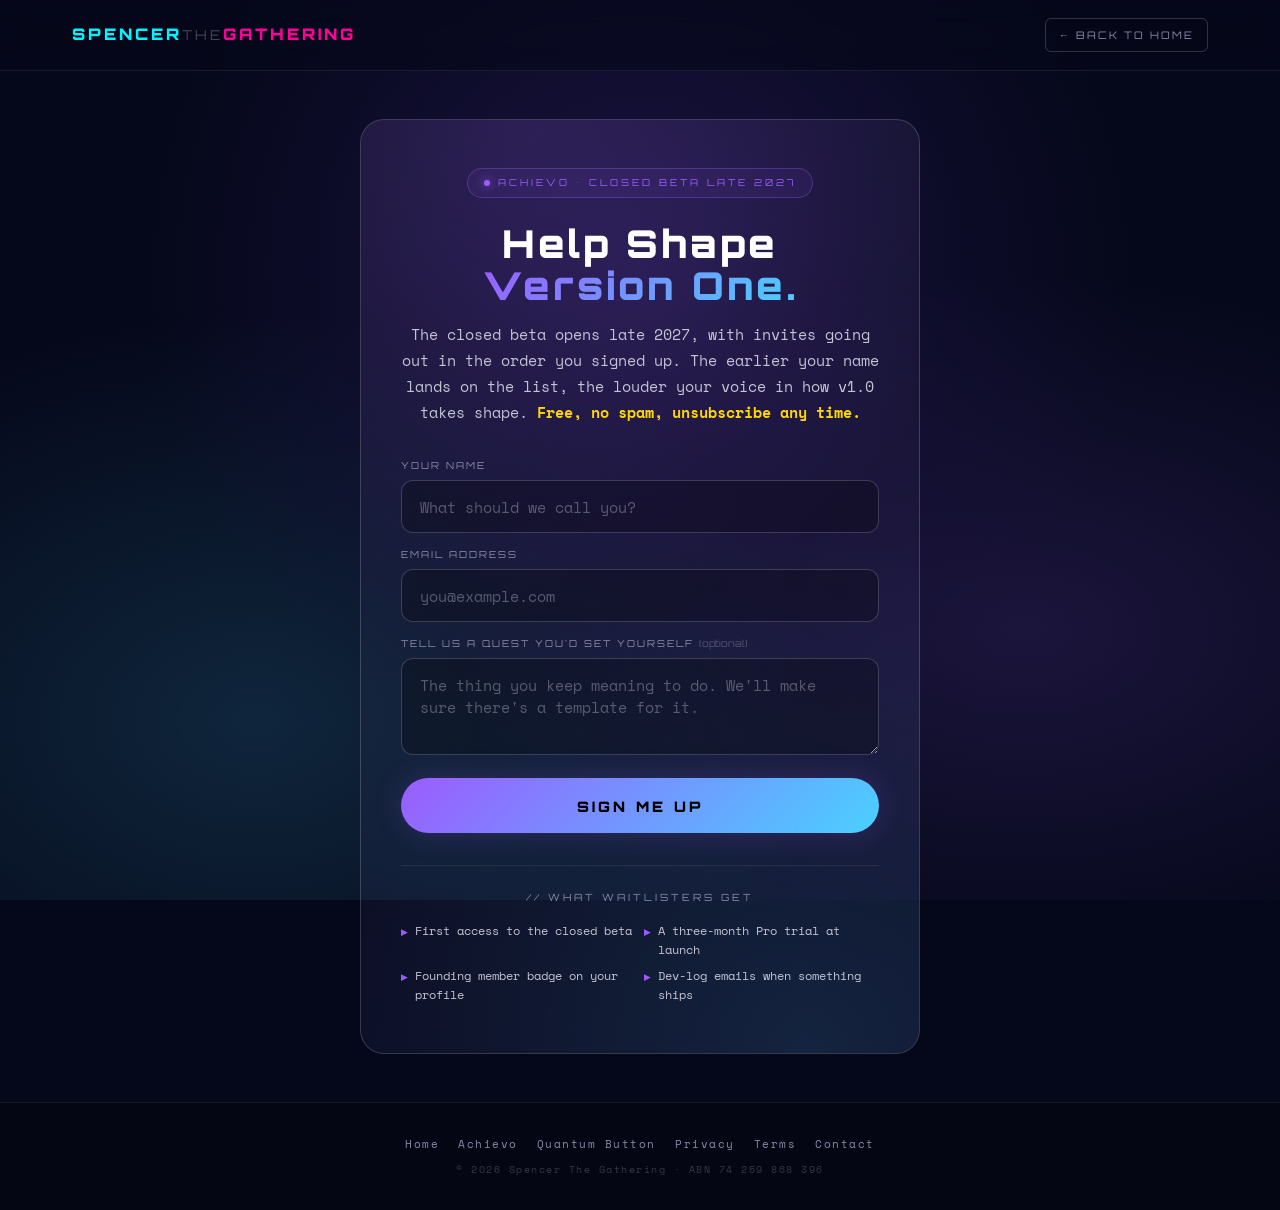
<file: waitlist.html>
<!DOCTYPE html>
<html lang="en">
<head>
    <meta charset="UTF-8">
    <meta name="viewport" content="width=device-width, initial-scale=1.0">
    <meta name="google-adsense-account" content="ca-pub-4011788677979740">
    <title>Join The Achievo Waitlist • Spencer The Gathering</title>
    <meta name="description" content="Be first into the Achievo closed beta. Vertical videos + real conversations. Quests, streaks, accessibility-first design.">
    <meta name="theme-color" content="#05081a">
    <link rel="apple-touch-icon" sizes="180x180" href="apple-touch-icon.png">
    <link rel="icon" type="image/png" sizes="32x32" href="favicon-32x32.png">
    <link rel="icon" type="image/png" sizes="16x16" href="favicon-16x16.png">
    <link rel="shortcut icon" href="favicon.ico">
    <link rel="manifest" href="site.webmanifest">
    <link rel="preload" href="fonts/orbitron.woff2" as="font" type="font/woff2" crossorigin>
    <link rel="preload" href="fonts/spacemono-400.woff2" as="font" type="font/woff2" crossorigin>
    <link rel="stylesheet" href="fonts.css">
    <style>
        *,*::before,*::after{margin:0;padding:0;box-sizing:border-box}
        :root{--neon-blue:#00f3ff;--neon-pink:#ff0099;--neon-gold:#ffd700;--neon-purple:#9b5cff;--neon-cyan:#4ad0ff;--bg-dark:#05081a;--glass-bg:rgba(255,255,255,0.03);--glass-border:rgba(255,255,255,0.08);--glass-border-hi:rgba(255,255,255,0.18);--text-dim:#8b8ba7;--text-body:#c4c4d4}
        body,a,button{cursor:url("data:image/svg+xml,%3Csvg xmlns='http://www.w3.org/2000/svg' width='32' height='32' viewBox='0 0 32 32'%3E%3Ccircle cx='16' cy='16' r='14' fill='%232d3748' stroke='%2300f3ff' stroke-width='2'/%3E%3Ccircle cx='10' cy='14' r='3' fill='%2300f3ff'/%3E%3Ccircle cx='22' cy='14' r='3' fill='%2300f3ff'/%3E%3Crect x='9' y='20' width='14' height='2' rx='1' fill='%2300f3ff' opacity='0.6'/%3E%3C/svg%3E") 16 16,auto}
        a:hover,button:hover{cursor:url("data:image/svg+xml,%3Csvg xmlns='http://www.w3.org/2000/svg' width='32' height='32' viewBox='0 0 32 32'%3E%3Ccircle cx='16' cy='16' r='14' fill='%232d3748' stroke='%23ff0099' stroke-width='2'/%3E%3Ccircle cx='10' cy='14' r='3' fill='%23ff0099'/%3E%3Ccircle cx='22' cy='14' r='3' fill='%23ff0099'/%3E%3Crect x='9' y='20' width='14' height='2' rx='1' fill='%23ff0099' opacity='0.8'/%3E%3C/svg%3E") 16 16,pointer}

        body{background:var(--bg-dark);color:#fff;font-family:'Space Mono',monospace;min-height:100vh;display:flex;flex-direction:column;line-height:1.6}
        body::before{content:'';position:fixed;inset:0;background:radial-gradient(ellipse at 50% 30%,#1a1240 0%,transparent 55%),radial-gradient(ellipse at 80% 70%,rgba(155,92,255,0.15) 0%,transparent 40%),radial-gradient(ellipse at 20% 80%,rgba(74,208,255,0.15) 0%,transparent 40%),var(--bg-dark);pointer-events:none;z-index:0}
        .stars{position:fixed;inset:0;background-image:radial-gradient(1px 1px at 10% 20%,rgba(255,255,255,.6) 50%,transparent 50%),radial-gradient(1px 1px at 25% 45%,rgba(255,255,255,.5) 50%,transparent 50%),radial-gradient(1px 1px at 40% 15%,rgba(255,255,255,.7) 50%,transparent 50%),radial-gradient(1px 1px at 55% 70%,rgba(255,255,255,.4) 50%,transparent 50%),radial-gradient(1px 1px at 70% 35%,rgba(255,255,255,.6) 50%,transparent 50%),radial-gradient(1px 1px at 85% 80%,rgba(255,255,255,.5) 50%,transparent 50%);animation:twinkle 4s infinite alternate;pointer-events:none;z-index:0}
        @keyframes twinkle{0%{opacity:.6}100%{opacity:1}}
        .content{position:relative;z-index:2;flex:1;display:flex;flex-direction:column}

        .nav-wrap{backdrop-filter:blur(14px);-webkit-backdrop-filter:blur(14px);background:rgba(5,8,26,.6);border-bottom:1px solid var(--glass-border)}
        nav{max-width:1200px;margin:0 auto;padding:1.1rem 2rem;display:flex;justify-content:space-between;align-items:center;gap:1rem}
        .logo{font-family:'Orbitron',sans-serif;font-weight:900;font-size:1rem;letter-spacing:3px;text-decoration:none;text-transform:uppercase}
        .logo-s{color:var(--neon-blue)}.logo-t{color:rgba(255,255,255,.25);font-weight:400;font-size:.85rem}.logo-g{color:var(--neon-pink)}
        .back-link{color:var(--text-dim);text-decoration:none;font-family:'Orbitron',sans-serif;font-size:.65rem;letter-spacing:2px;text-transform:uppercase;transition:color .3s;padding:.5rem .8rem;border-radius:6px;border:1px solid var(--glass-border-hi)}
        .back-link:hover{color:var(--neon-purple);border-color:var(--neon-purple)}

        main{flex:1;display:flex;align-items:center;justify-content:center;padding:3rem 1.5rem}
        .wrap{max-width:560px;width:100%;background:linear-gradient(160deg,var(--glass-bg),rgba(155,92,255,.05));border:1px solid var(--glass-border-hi);border-radius:24px;padding:3rem 2.5rem;text-align:center;position:relative;overflow:hidden}
        .wrap::before{content:'';position:absolute;inset:0;background:radial-gradient(circle at 30% 0%,rgba(155,92,255,.15),transparent 50%),radial-gradient(circle at 80% 100%,rgba(74,208,255,.12),transparent 50%);pointer-events:none}
        .eyebrow{display:inline-flex;align-items:center;gap:.5rem;font-family:'Orbitron',sans-serif;font-size:.6rem;letter-spacing:3px;text-transform:uppercase;color:var(--neon-purple);background:rgba(155,92,255,.08);border:1px solid rgba(155,92,255,.3);padding:.4rem 1rem;border-radius:100px;margin-bottom:1.5rem;position:relative}
        .eyebrow .pulse{width:6px;height:6px;border-radius:50%;background:var(--neon-purple);box-shadow:0 0 10px var(--neon-purple);animation:pulse 1.6s ease-in-out infinite}
        @keyframes pulse{0%,100%{opacity:1;transform:scale(1)}50%{opacity:.4;transform:scale(.7)}}

        h1{font-family:'Orbitron',sans-serif;font-weight:900;font-size:clamp(1.8rem,5vw,2.4rem);letter-spacing:3px;margin-bottom:1rem;position:relative;line-height:1.1}
        .gtext{background:linear-gradient(135deg,var(--neon-purple),var(--neon-cyan));-webkit-background-clip:text;background-clip:text;-webkit-text-fill-color:transparent;color:transparent}

        .lede{color:var(--text-body);font-size:.95rem;margin-bottom:2rem;line-height:1.7;position:relative}
        .lede strong{color:var(--neon-gold)}

        form{display:flex;flex-direction:column;gap:.85rem;text-align:left;position:relative}
        label{font-family:'Orbitron',sans-serif;font-size:.6rem;letter-spacing:2px;text-transform:uppercase;color:var(--text-dim);margin-bottom:-.4rem}
        input,textarea{width:100%;padding:.9rem 1.1rem;border-radius:12px;background:rgba(0,0,0,.25);border:1px solid var(--glass-border-hi);color:#fff;font-size:.95rem;font-family:'Space Mono',monospace;transition:all .25s}
        input:focus,textarea:focus{outline:none;border-color:var(--neon-purple);box-shadow:0 0 20px rgba(155,92,255,.18);background:rgba(0,0,0,.4)}
        input::placeholder,textarea::placeholder{color:rgba(196,196,212,.4)}
        textarea{resize:vertical;min-height:80px;font-family:'Space Mono',monospace}
        button[type=submit]{margin-top:.6rem;padding:1.15rem 1.5rem;background:linear-gradient(135deg,var(--neon-purple),var(--neon-cyan));color:#000;font-weight:900;font-family:'Orbitron',sans-serif;font-size:.9rem;letter-spacing:3px;border-radius:100px;border:none;text-transform:uppercase;transition:all .3s cubic-bezier(.4,0,.2,1);box-shadow:0 0 30px rgba(155,92,255,.2)}
        button[type=submit]:hover{transform:translateY(-2px) scale(1.02);box-shadow:0 0 50px rgba(155,92,255,.4),0 0 80px rgba(74,208,255,.15)}

        .success{display:none;margin-top:1.4rem;padding:1rem;background:rgba(255,215,0,.08);border:1px solid rgba(255,215,0,.3);border-radius:12px;color:var(--neon-gold);font-size:.88rem;line-height:1.6;position:relative}
        .success.pending{background:rgba(255,255,255,.04);border-color:var(--glass-border-hi);color:var(--text-dim)}
        .success.err{background:rgba(255,80,80,.08);border-color:rgba(255,80,80,.35);color:#ff9090}
        .hp{position:absolute!important;left:-9999px!important;width:1px;height:1px;opacity:0;pointer-events:none}
        button[type=submit]:disabled{opacity:.5}

        .perks{margin-top:2rem;padding-top:1.5rem;border-top:1px solid var(--glass-border);position:relative}
        .perks-title{font-family:'Orbitron',sans-serif;font-size:.62rem;letter-spacing:3px;text-transform:uppercase;color:var(--text-dim);margin-bottom:1rem}
        .perks-list{display:grid;grid-template-columns:repeat(2,1fr);gap:.5rem;text-align:left}
        .perk{font-size:.78rem;color:var(--text-body);display:flex;align-items:flex-start;gap:.5rem;line-height:1.5}
        .perk .tick{flex-shrink:0;color:var(--neon-purple);font-weight:900;margin-top:1px}

        footer{padding:2rem 1.5rem;text-align:center;border-top:1px solid var(--glass-border);background:rgba(0,0,0,.2);position:relative;z-index:2}
        .footer-links{display:flex;gap:1.2rem;flex-wrap:wrap;justify-content:center;margin-bottom:.6rem}
        .footer-links a{color:var(--text-dim);text-decoration:none;font-size:.7rem;letter-spacing:1.5px;transition:color .25s}
        .footer-links a:hover{color:var(--neon-purple)}
        .footer-copy{font-size:.62rem;color:rgba(255,255,255,.2);letter-spacing:1.5px}

        @media (max-width:560px){
            nav{padding:.9rem 1.2rem}
            .logo{font-size:.85rem;letter-spacing:2px}
            .logo-t{font-size:.7rem}
            .wrap{padding:2.2rem 1.5rem;border-radius:18px}
            h1{letter-spacing:2px}
            .perks-list{grid-template-columns:1fr}
        }
        @media (prefers-reduced-motion:reduce){
            *,*::before,*::after{animation-duration:.01ms!important;transition-duration:.01ms!important}
        }
    </style>
</head>
<body>
<div class="stars"></div>
<div class="content">

    <div class="nav-wrap">
        <nav>
            <a href="index.html" class="logo">
                <span class="logo-s">Spencer</span><span class="logo-t">the</span><span class="logo-g">Gathering</span>
            </a>
            <a href="index.html" class="back-link" id="backLink">← Back</a>
        </nav>
    </div>

    <main>
        <div class="wrap">
            <div class="eyebrow"><span class="pulse"></span>Achievo • Closed Beta Late 2027</div>
            <h1>Help Shape <span class="gtext">Version One.</span></h1>
            <p class="lede">The closed beta opens late 2027, with invites going out in the order you signed up. The earlier your name lands on the list, the louder your voice in how v1.0 takes shape. <strong>Free, no spam, unsubscribe any time.</strong></p>

            <form class="wl-form" data-source="achievo" novalidate>
                <label for="name">Your name</label>
                <input id="name" type="text" name="Name" placeholder="What should we call you?" required autocomplete="name">

                <label for="email">Email address</label>
                <input id="email" type="email" name="Email" placeholder="you@example.com" required autocomplete="email">

                <label for="msg">Tell us a quest you'd set yourself <span style="opacity:.5;text-transform:none;letter-spacing:0">(optional)</span></label>
                <textarea id="msg" name="Message" rows="3" placeholder="The thing you keep meaning to do. We'll make sure there's a template for it."></textarea>

                <input type="text" name="company" class="hp" tabindex="-1" autocomplete="off" aria-hidden="true">
                <button type="submit">Sign Me Up</button>
            </form>

            <p id="success" class="success">✅ You're on the list. We'll be in touch when beta invites go out.</p>

            <div class="perks">
                <div class="perks-title">// What waitlisters get</div>
                <div class="perks-list">
                    <div class="perk"><span class="tick">▸</span>First access to the closed beta</div>
                    <div class="perk"><span class="tick">▸</span>A three-month Pro trial at launch</div>
                    <div class="perk"><span class="tick">▸</span>Founding member badge on your profile</div>
                    <div class="perk"><span class="tick">▸</span>Dev-log emails when something ships</div>
                </div>
            </div>
        </div>
    </main>

    <footer>
        <div class="footer-links">
            <a href="index.html">Home</a>
            <a href="achievo.html">Achievo</a>
            <a href="quantum.html">Quantum Button</a>
            <a href="privacy.html">Privacy</a>
            <a href="terms.html">Terms</a>
            <a href="mailto:hello@spencer-the-gathering.com">Contact</a>
        </div>
        <div class="footer-copy">© 2026 Spencer The Gathering · ABN 74 259 868 396</div>
    </footer>

</div>

<script>
    // Smart back-link: detect where the user came from
    (function(){
        var back = document.getElementById('backLink');
        if(!back) return;

        var params = new URLSearchParams(window.location.search);
        var from = (params.get('from') || '').toLowerCase();
        var ref = (document.referrer || '').toLowerCase();

        var target = 'index.html';
        var label = '← Back to Home';

        if(from === 'achievo' || ref.indexOf('achievo.html') > -1){
            target = 'achievo.html';
            label  = '← Back to Achievo';
        } else if(from === 'quantum' || ref.indexOf('quantum.html') > -1){
            target = 'quantum.html';
            label  = '← Back to Quantum';
        } else if(from === 'home' || ref.indexOf('index.html') > -1 || ref.match(/\/(\?|$)/)){
            target = 'index.html';
            label  = '← Back to Home';
        }

        back.href = target;
        back.textContent = label;
    })();

    // Waitlist capture — posts to the /api/notify Pages Function
    (function(){
        var form = document.querySelector('.wl-form');
        if(!form) return;
        var box = document.getElementById('success');
        function msg(text, state){
            if(!box) return;
            box.textContent = text;
            box.className = 'success ' + state;
            box.style.display = 'block';
        }
        form.addEventListener('submit', function(e){
            e.preventDefault();
            var hp = form.querySelector('.hp');
            if(hp && hp.value) return;
            var nameEl = form.querySelector('input[name=Name]');
            var emailEl = form.querySelector('input[name=Email]');
            var msgEl = form.querySelector('textarea[name=Message]');
            var name = (nameEl && nameEl.value || '').trim();
            var email = (emailEl && emailEl.value || '').trim();
            var message = (msgEl && msgEl.value || '').trim();
            if(!/^[^\s@]+@[^\s@]+\.[^\s@]+$/.test(email)){ msg('Please enter a valid email address.', 'err'); return; }
            var btn = form.querySelector('button[type=submit]');
            var source = form.getAttribute('data-source') || 'waitlist';
            if(btn) btn.disabled = true;
            msg('Sending…', 'pending');
            fetch('/api/notify', {
                method: 'POST',
                headers: { 'content-type': 'application/json' },
                body: JSON.stringify({ name: name, email: email, message: message, source: source })
            })
            .then(function(r){ return r.json().catch(function(){ return { ok: r.ok }; }); })
            .then(function(res){
                if(res && res.ok){
                    msg("You're on the list. We'll be in touch when beta invites go out.", 'ok');
                    form.reset();
                } else {
                    msg((res && res.error) || 'Something went wrong. Please email us directly.', 'err');
                }
            })
            .catch(function(){ msg('Network error — please try again, or email us directly.', 'err'); })
            .finally(function(){ if(btn) btn.disabled = false; });
        });
    })();
</script>
</body>
</html>
</file>
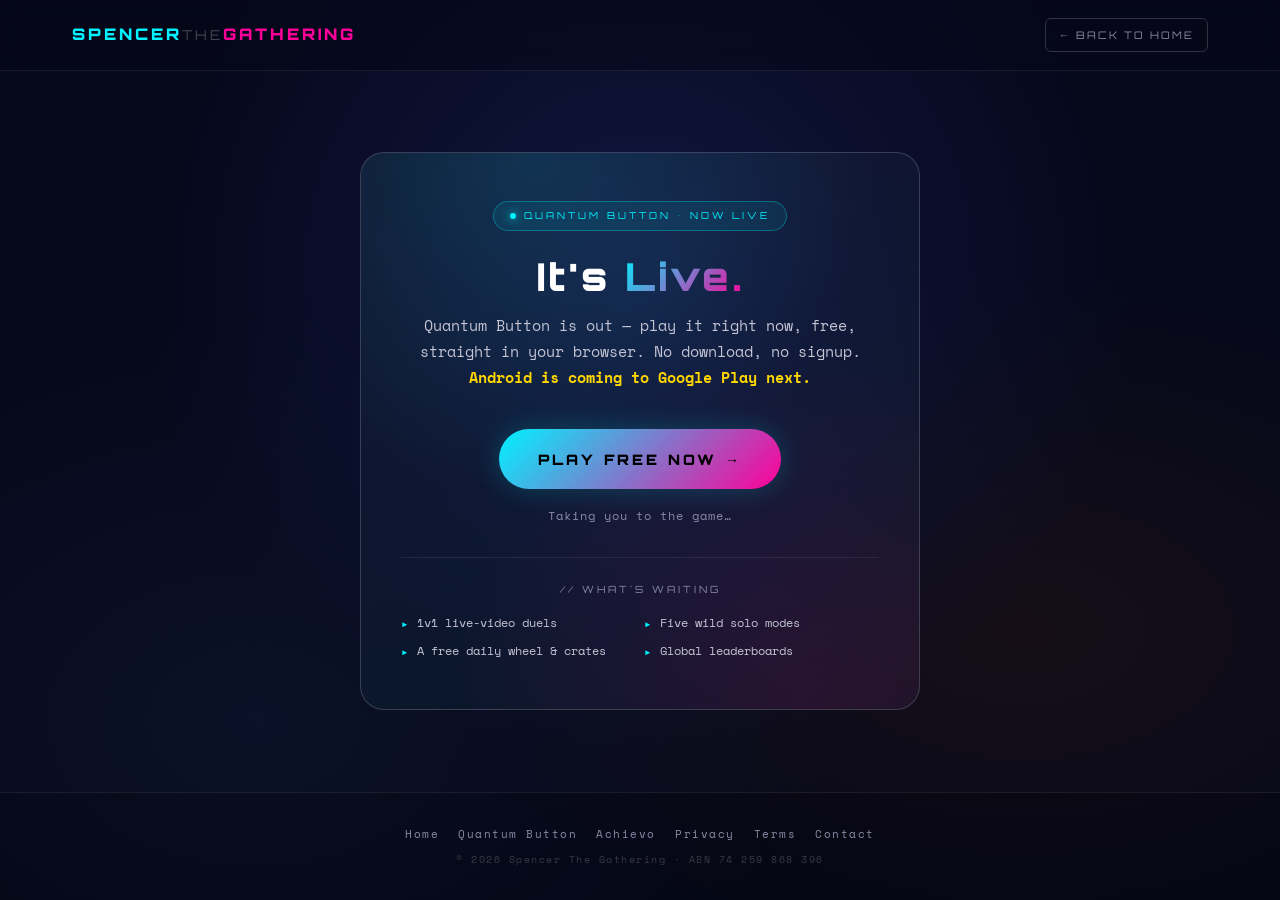
<file: waitlistq.html>
<!DOCTYPE html>
<html lang="en">
<head>
    <meta charset="UTF-8">
    <meta name="viewport" content="width=device-width, initial-scale=1.0">
    <meta name="google-adsense-account" content="ca-pub-4011788677979740">
    <title>Quantum Button Is Live — Play Free • Spencer The Gathering</title>
    <meta name="description" content="Quantum Button is live — play it free right in your browser. Private 1v1 duels with live video, power items and daily crates. Android coming to Google Play next.">
    <meta name="theme-color" content="#05081a">
    <meta http-equiv="refresh" content="3; url=https://quantumbutton.spencer-the-gathering.com">
    <link rel="apple-touch-icon" sizes="180x180" href="apple-touch-icon.png">
    <link rel="icon" type="image/png" sizes="32x32" href="favicon-32x32.png">
    <link rel="icon" type="image/png" sizes="16x16" href="favicon-16x16.png">
    <link rel="shortcut icon" href="favicon.ico">
    <link rel="manifest" href="site.webmanifest">
    <link rel="preload" href="fonts/orbitron.woff2" as="font" type="font/woff2" crossorigin>
    <link rel="preload" href="fonts/spacemono-400.woff2" as="font" type="font/woff2" crossorigin>
    <link rel="stylesheet" href="fonts.css">
    <style>
        *,*::before,*::after{margin:0;padding:0;box-sizing:border-box}
        :root{--neon-blue:#00f3ff;--neon-pink:#ff0099;--neon-gold:#ffd700;--bg-dark:#05081a;--glass-bg:rgba(255,255,255,0.03);--glass-border:rgba(255,255,255,0.08);--glass-border-hi:rgba(255,255,255,0.18);--text-dim:#8b8ba7;--text-body:#c4c4d4}
        body,a,button{cursor:url("data:image/svg+xml,%3Csvg xmlns='http://www.w3.org/2000/svg' width='32' height='32' viewBox='0 0 32 32'%3E%3Ccircle cx='16' cy='16' r='14' fill='%232d3748' stroke='%2300f3ff' stroke-width='2'/%3E%3Ccircle cx='10' cy='14' r='3' fill='%2300f3ff'/%3E%3Ccircle cx='22' cy='14' r='3' fill='%2300f3ff'/%3E%3Crect x='9' y='20' width='14' height='2' rx='1' fill='%2300f3ff' opacity='0.6'/%3E%3C/svg%3E") 16 16,auto}
        a:hover,button:hover{cursor:url("data:image/svg+xml,%3Csvg xmlns='http://www.w3.org/2000/svg' width='32' height='32' viewBox='0 0 32 32'%3E%3Ccircle cx='16' cy='16' r='14' fill='%232d3748' stroke='%23ff0099' stroke-width='2'/%3E%3Ccircle cx='10' cy='14' r='3' fill='%23ff0099'/%3E%3Ccircle cx='22' cy='14' r='3' fill='%23ff0099'/%3E%3Crect x='9' y='20' width='14' height='2' rx='1' fill='%23ff0099' opacity='0.8'/%3E%3C/svg%3E") 16 16,pointer}

        body{background:var(--bg-dark);color:#fff;font-family:'Space Mono',monospace;min-height:100vh;display:flex;flex-direction:column;line-height:1.6}
        body::before{content:'';position:fixed;inset:0;background:radial-gradient(ellipse at 50% 30%,#111640 0%,transparent 55%),radial-gradient(ellipse at 80% 70%,rgba(60,30,20,0.3) 0%,transparent 40%),radial-gradient(ellipse at 20% 80%,rgba(20,30,60,0.4) 0%,transparent 40%),var(--bg-dark);pointer-events:none;z-index:0}
        .stars{position:fixed;inset:0;background-image:radial-gradient(1px 1px at 10% 20%,rgba(255,255,255,.6) 50%,transparent 50%),radial-gradient(1px 1px at 25% 45%,rgba(255,255,255,.5) 50%,transparent 50%),radial-gradient(1px 1px at 40% 15%,rgba(255,255,255,.7) 50%,transparent 50%),radial-gradient(1px 1px at 55% 70%,rgba(255,255,255,.4) 50%,transparent 50%),radial-gradient(1px 1px at 70% 35%,rgba(255,255,255,.6) 50%,transparent 50%),radial-gradient(1px 1px at 85% 80%,rgba(255,255,255,.5) 50%,transparent 50%);animation:twinkle 4s infinite alternate;pointer-events:none;z-index:0}
        @keyframes twinkle{0%{opacity:.6}100%{opacity:1}}
        .content{position:relative;z-index:2;flex:1;display:flex;flex-direction:column}

        /* NAV */
        nav-wrap{display:block}
        .nav-wrap{backdrop-filter:blur(14px);-webkit-backdrop-filter:blur(14px);background:rgba(5,8,26,.6);border-bottom:1px solid var(--glass-border)}
        nav{max-width:1200px;margin:0 auto;padding:1.1rem 2rem;display:flex;justify-content:space-between;align-items:center;gap:1rem}
        .logo{font-family:'Orbitron',sans-serif;font-weight:900;font-size:1rem;letter-spacing:3px;text-decoration:none;text-transform:uppercase}
        .logo-s{color:var(--neon-blue)}.logo-t{color:rgba(255,255,255,.25);font-weight:400;font-size:.85rem}.logo-g{color:var(--neon-pink)}
        .back-link{color:var(--text-dim);text-decoration:none;font-family:'Orbitron',sans-serif;font-size:.65rem;letter-spacing:2px;text-transform:uppercase;transition:color .3s;padding:.5rem .8rem;border-radius:6px;border:1px solid var(--glass-border-hi)}
        .back-link:hover{color:var(--neon-blue);border-color:var(--neon-blue)}

        /* MAIN */
        main{flex:1;display:flex;align-items:center;justify-content:center;padding:3rem 1.5rem}
        .wrap{max-width:560px;width:100%;background:linear-gradient(160deg,var(--glass-bg),rgba(0,243,255,.04));border:1px solid var(--glass-border-hi);border-radius:24px;padding:3rem 2.5rem;text-align:center;position:relative;overflow:hidden}
        .wrap::before{content:'';position:absolute;inset:0;background:radial-gradient(circle at 30% 0%,rgba(0,243,255,.12),transparent 50%),radial-gradient(circle at 80% 100%,rgba(255,0,153,.1),transparent 50%);pointer-events:none}
        .eyebrow{display:inline-flex;align-items:center;gap:.5rem;font-family:'Orbitron',sans-serif;font-size:.6rem;letter-spacing:3px;text-transform:uppercase;color:var(--neon-blue);background:rgba(0,243,255,.08);border:1px solid rgba(0,243,255,.3);padding:.4rem 1rem;border-radius:100px;margin-bottom:1.5rem;position:relative}
        .eyebrow .pulse{width:6px;height:6px;border-radius:50%;background:var(--neon-blue);box-shadow:0 0 10px var(--neon-blue);animation:pulse 1.6s ease-in-out infinite}
        @keyframes pulse{0%,100%{opacity:1;transform:scale(1)}50%{opacity:.4;transform:scale(.7)}}

        h1{font-family:'Orbitron',sans-serif;font-weight:900;font-size:clamp(1.8rem,5vw,2.4rem);letter-spacing:3px;margin-bottom:1rem;position:relative;line-height:1.1}
        .gtext{background:linear-gradient(135deg,var(--neon-blue),var(--neon-pink));-webkit-background-clip:text;background-clip:text;-webkit-text-fill-color:transparent;color:transparent}

        .lede{color:var(--text-body);font-size:.95rem;margin-bottom:2rem;line-height:1.7;position:relative}
        .lede strong{color:var(--neon-gold)}

        form{display:flex;flex-direction:column;gap:.85rem;text-align:left;position:relative}
        label{font-family:'Orbitron',sans-serif;font-size:.6rem;letter-spacing:2px;text-transform:uppercase;color:var(--text-dim);margin-bottom:-.4rem}
        input,textarea{width:100%;padding:.9rem 1.1rem;border-radius:12px;background:rgba(0,0,0,.25);border:1px solid var(--glass-border-hi);color:#fff;font-size:.95rem;font-family:'Space Mono',monospace;transition:all .25s}
        input:focus,textarea:focus{outline:none;border-color:var(--neon-blue);box-shadow:0 0 20px rgba(0,243,255,.15);background:rgba(0,0,0,.4)}
        input::placeholder,textarea::placeholder{color:rgba(196,196,212,.4)}
        textarea{resize:vertical;min-height:80px;font-family:'Space Mono',monospace}
        button[type=submit]{margin-top:.6rem;padding:1.15rem 1.5rem;background:linear-gradient(135deg,var(--neon-blue),var(--neon-pink));color:#000;font-weight:900;font-family:'Orbitron',sans-serif;font-size:.9rem;letter-spacing:3px;border-radius:100px;border:none;text-transform:uppercase;transition:all .3s cubic-bezier(.4,0,.2,1);box-shadow:0 0 30px rgba(0,243,255,.2)}
        button[type=submit]:hover{transform:translateY(-2px) scale(1.02);box-shadow:0 0 50px rgba(0,243,255,.4),0 0 80px rgba(255,0,153,.15)}

        .success{display:none;margin-top:1.4rem;padding:1rem;background:rgba(255,215,0,.08);border:1px solid rgba(255,215,0,.3);border-radius:12px;color:var(--neon-gold);font-size:.88rem;line-height:1.6;position:relative}
        .success.pending{background:rgba(255,255,255,.04);border-color:var(--glass-border-hi);color:var(--text-dim)}
        .success.err{background:rgba(255,80,80,.08);border-color:rgba(255,80,80,.35);color:#ff9090}
        .hp{position:absolute!important;left:-9999px!important;width:1px;height:1px;opacity:0;pointer-events:none}
        button[type=submit]:disabled{opacity:.5}
        .play-btn{display:inline-block;margin-top:.4rem;padding:1.15rem 2.4rem;background:linear-gradient(135deg,var(--neon-blue),var(--neon-pink));color:#000;font-weight:900;font-family:'Orbitron',sans-serif;font-size:.9rem;letter-spacing:3px;border-radius:100px;text-transform:uppercase;text-decoration:none;box-shadow:0 0 30px rgba(0,243,255,.2);transition:all .3s cubic-bezier(.4,0,.2,1);position:relative}
        .play-btn:hover{transform:translateY(-2px) scale(1.02);box-shadow:0 0 50px rgba(0,243,255,.4),0 0 80px rgba(255,0,153,.15)}
        .redirect-note{margin-top:1.1rem;font-size:.72rem;color:var(--text-dim);letter-spacing:1px;position:relative}

        .perks{margin-top:2rem;padding-top:1.5rem;border-top:1px solid var(--glass-border);position:relative}
        .perks-title{font-family:'Orbitron',sans-serif;font-size:.62rem;letter-spacing:3px;text-transform:uppercase;color:var(--text-dim);margin-bottom:1rem}
        .perks-list{display:grid;grid-template-columns:repeat(2,1fr);gap:.5rem;text-align:left}
        .perk{font-size:.78rem;color:var(--text-body);display:flex;align-items:flex-start;gap:.5rem;line-height:1.5}
        .perk .tick{flex-shrink:0;color:var(--neon-blue);font-weight:900;margin-top:1px}

        footer{padding:2rem 1.5rem;text-align:center;border-top:1px solid var(--glass-border);background:rgba(0,0,0,.2);position:relative;z-index:2}
        .footer-links{display:flex;gap:1.2rem;flex-wrap:wrap;justify-content:center;margin-bottom:.6rem}
        .footer-links a{color:var(--text-dim);text-decoration:none;font-size:.7rem;letter-spacing:1.5px;transition:color .25s}
        .footer-links a:hover{color:var(--neon-blue)}
        .footer-copy{font-size:.62rem;color:rgba(255,255,255,.2);letter-spacing:1.5px}

        @media (max-width:560px){
            nav{padding:.9rem 1.2rem}
            .logo{font-size:.85rem;letter-spacing:2px}
            .logo-t{font-size:.7rem}
            .wrap{padding:2.2rem 1.5rem;border-radius:18px}
            h1{letter-spacing:2px}
            .perks-list{grid-template-columns:1fr}
        }
        @media (prefers-reduced-motion:reduce){
            *,*::before,*::after{animation-duration:.01ms!important;transition-duration:.01ms!important}
        }
    </style>
</head>
<body>
<div class="stars"></div>
<div class="content">

    <div class="nav-wrap">
        <nav>
            <a href="index.html" class="logo">
                <span class="logo-s">Spencer</span><span class="logo-t">the</span><span class="logo-g">Gathering</span>
            </a>
            <a href="index.html" class="back-link" id="backLink">← Back</a>
        </nav>
    </div>

    <main>
        <div class="wrap">
            <div class="eyebrow"><span class="pulse"></span>Quantum Button • Now Live</div>
            <h1>It's <span class="gtext">Live.</span></h1>
            <p class="lede">Quantum Button is out — play it right now, free, straight in your browser. No download, no signup. <strong>Android is coming to Google Play next.</strong></p>

            <a href="https://quantumbutton.spencer-the-gathering.com" class="play-btn">Play Free Now →</a>
            <p class="redirect-note">Taking you to the game…</p>

            <div class="perks">
                <div class="perks-title">// What's waiting</div>
                <div class="perks-list">
                    <div class="perk"><span class="tick">▸</span>1v1 live-video duels</div>
                    <div class="perk"><span class="tick">▸</span>Five wild solo modes</div>
                    <div class="perk"><span class="tick">▸</span>A free daily wheel &amp; crates</div>
                    <div class="perk"><span class="tick">▸</span>Global leaderboards</div>
                </div>
            </div>
        </div>
    </main>

    <footer>
        <div class="footer-links">
            <a href="index.html">Home</a>
            <a href="quantum.html">Quantum Button</a>
            <a href="achievo.html">Achievo</a>
            <a href="privacy.html">Privacy</a>
            <a href="terms.html">Terms</a>
            <a href="mailto:hello@spencer-the-gathering.com">Contact</a>
        </div>
        <div class="footer-copy">© 2026 Spencer The Gathering · ABN 74 259 868 396</div>
    </footer>

</div>

<script>
    // Smart back-link: detect where the user came from
    (function(){
        var back = document.getElementById('backLink');
        if(!back) return;

        // Priority 1: ?from= query param (set by links from each page)
        var params = new URLSearchParams(window.location.search);
        var from = (params.get('from') || '').toLowerCase();

        // Priority 2: document.referrer (fallback)
        var ref = (document.referrer || '').toLowerCase();

        var target = 'index.html';
        var label = '← Back to Home';

        if(from === 'quantum' || ref.indexOf('quantum.html') > -1){
            target = 'quantum.html';
            label  = '← Back to Quantum';
        } else if(from === 'achievo' || ref.indexOf('achievo.html') > -1){
            target = 'achievo.html';
            label  = '← Back to Achievo';
        } else if(from === 'home' || ref.indexOf('index.html') > -1 || ref.match(/\/(\?|$)/)){
            target = 'index.html';
            label  = '← Back to Home';
        }
        // (default already set to home)

        back.href = target;
        back.textContent = label;
    })();
</script>
</body>
</html>
</file>
<file: fonts.css>
/* Self-hosted fonts — served from this domain, no third-party calls.
   Orbitron is a variable font (covers 400–900). Space Mono ships 400 + 700.
   Latin subset; other glyphs fall back to the system font. */
@font-face{font-family:'Orbitron';font-style:normal;font-weight:400 900;font-display:swap;src:url(fonts/orbitron.woff2) format('woff2')}
@font-face{font-family:'Space Mono';font-style:normal;font-weight:400;font-display:swap;src:url(fonts/spacemono-400.woff2) format('woff2')}
@font-face{font-family:'Space Mono';font-style:normal;font-weight:700;font-display:swap;src:url(fonts/spacemono-700.woff2) format('woff2')}
</file>
